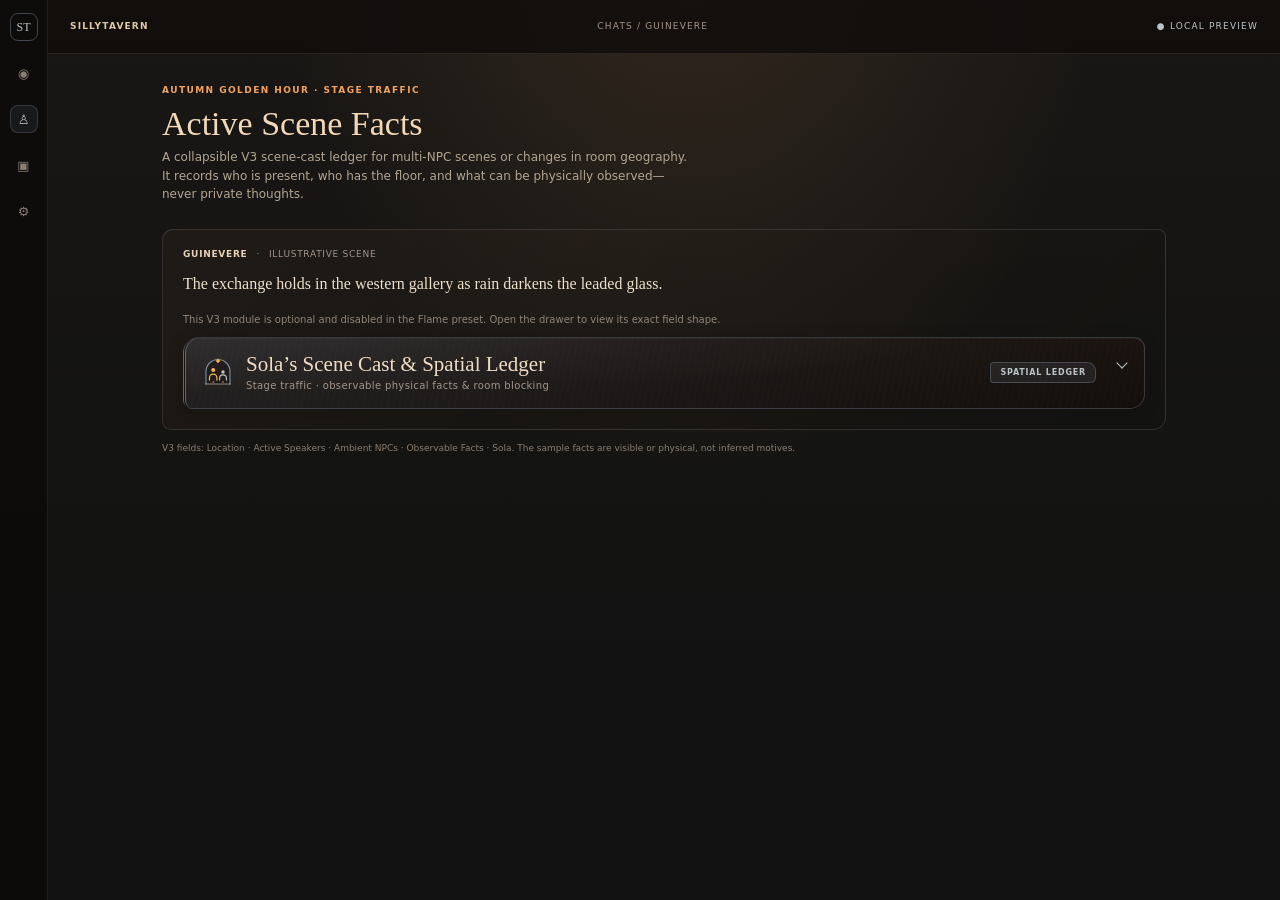
<file: previews/active-scene-facts-preview.html>
<!doctype html>
<html lang="en">
<head>
  <meta charset="utf-8">
  <meta name="viewport" content="width=device-width, initial-scale=1">
  <meta name="color-scheme" content="dark">
  <title>Sola’s Scene Cast &amp; Spatial Ledger — Preview</title>
  <style>
    :root {
      color-scheme: dark;
      --bg: #141516;
      --surface: #1a1310;
      --panel: #211e1a;
      --muted: #a3948a;
      --ivory: #f0dcc4;
      --gold: #f3b74b;
      --amber: #f4a261;
      --bluegray: #7a8b99;
      --pale-blue: #bac3c7;
      --coral: #ee6c4d;
      --sage: #9aa87a;
    }
    * { box-sizing: border-box; }
    html { min-width: 320px; background: var(--bg); }
    body {
      margin: 0;
      min-height: 100vh;
      color: var(--ivory);
      background: radial-gradient(ellipse at 54% -10%, rgba(244, 162, 97, .12), transparent 42%), linear-gradient(180deg, #191715, #111211 75%);
      font: 14px/1.55 Georgia, "Times New Roman", serif;
    }
    .app { display: grid; grid-template-columns: 48px minmax(0, 1fr); min-height: 100vh; }
    .rail { display: flex; flex-direction: column; align-items: center; gap: 18px; padding: 13px 6px; border-right: 1px solid rgba(163, 148, 138, .14); background: rgba(10, 9, 8, .72); color: var(--muted); }
    .rail-mark, .rail-dot { display: grid; place-items: center; width: 28px; height: 28px; border-radius: 8px; }
    .rail-mark { border: 1px solid rgba(122, 139, 153, .45); color: var(--pale-blue); font: 12px/1 Georgia, serif; }
    .rail-dot { color: #897e73; font: 13px/1 ui-sans-serif, system-ui, sans-serif; }
    .rail-dot.active { border: 1px solid rgba(122, 139, 153, .28); background: rgba(122, 139, 153, .11); color: var(--pale-blue); }
    .main { min-width: 0; }
    .topbar { display: flex; align-items: center; justify-content: space-between; gap: 12px; min-height: 54px; padding: 0 22px; border-bottom: 1px solid rgba(163, 148, 138, .16); background: rgba(15, 12, 10, .8); color: var(--muted); font: 9px/1.4 ui-sans-serif, system-ui, sans-serif; letter-spacing: .13em; text-transform: uppercase; }
    .topbar-brand { color: #e0c9a6; font-weight: 700; }
    .topbar-state { color: var(--pale-blue); }
    .page { width: min(100%, 1060px); margin: 0 auto; padding: 30px 28px 72px; }
    .page-kicker { color: var(--amber); font: 700 9px/1.4 ui-sans-serif, system-ui, sans-serif; letter-spacing: .16em; text-transform: uppercase; }
    h1 { margin: 7px 0 5px; color: #f2d8b6; font: 400 clamp(25px, 4vw, 34px)/1.16 Georgia, "Times New Roman", serif; }
    .page-intro { max-width: 70ch; margin: 0; color: #b3a592; font: 12px/1.55 ui-sans-serif, system-ui, sans-serif; }
    .chat-card { margin-top: 25px; padding: 18px 20px 20px; border: 1px solid rgba(163, 148, 138, .2); border-radius: 11px 8px 13px 9px; background: linear-gradient(135deg, rgba(244, 162, 97, .045), rgba(18, 18, 17, .44)); }
    .chat-meta { display: flex; align-items: center; gap: 9px; margin-bottom: 10px; color: var(--muted); font: 9px/1.4 ui-sans-serif, system-ui, sans-serif; letter-spacing: .08em; text-transform: uppercase; }
    .chat-meta strong { color: #e7d2b7; font-weight: 650; }
    .chat-line { margin: 0; color: #ede0cf; font-size: 16px; line-height: 1.7; }
    .preview-hint { margin: 14px 0 8px; color: #8f8478; font: 10px/1.5 ui-sans-serif, system-ui, sans-serif; }

    .scene-card { --shadowWidth: 0 !important; margin-top: 10px; overflow: hidden; border: 1px solid rgba(122, 139, 153, .34); border-left: 3px double rgba(122, 139, 153, .72); border-radius: 16px 11px 15px 9px; background: radial-gradient(ellipse at 4% 0, rgba(122, 139, 153, .1), transparent 56%), repeating-linear-gradient(101deg, rgba(240, 220, 196, .014) 0 1px, transparent 1px 6px), linear-gradient(#1a1310, #120d0b); box-shadow: 0 4px 15px rgba(18, 13, 11, .3), inset 0 1px 0 rgba(240, 220, 196, .05); transition: border-color .3s ease, box-shadow .3s ease; }
    .scene-card[open] { border-color: rgba(122, 139, 153, .65); box-shadow: 0 8px 24px rgba(20, 12, 8, .5), 0 0 17px rgba(122, 139, 153, .11); }
    .scene-card > summary { position: relative; display: flex; align-items: center; gap: 12px; min-width: 0; padding: 14px 48px 15px 16px; background: linear-gradient(98deg, rgba(122, 139, 153, .14), rgba(26, 19, 16, .22)); color: var(--pale-blue); cursor: pointer; list-style: none; user-select: none; }
    .scene-card > summary::-webkit-details-marker { display: none; }
    .scene-card > summary::marker { content: ""; }
    .scene-card > summary:focus-visible { outline: 2px solid var(--pale-blue); outline-offset: -4px; }
    .scene-mark { flex: 0 0 32px; width: 32px; height: 32px; }
    .scene-title { display: grid; flex: 1 1 14rem; min-width: 0; gap: 2px; }
    .scene-title strong { color: #f0dcc4; font: 400 21px/1.2 Georgia, "Times New Roman", serif; }
    .scene-title small { color: var(--muted); font: 10px/1.4 ui-sans-serif, system-ui, sans-serif; letter-spacing: .035em; }
    .scene-badge { flex: 0 0 auto; padding: 4px 9px; border: 1px solid rgba(122, 139, 153, .4); border-radius: 4px 9px 6px 3px; background: rgba(122, 139, 153, .13); color: var(--pale-blue); font: 700 8px/1.4 ui-sans-serif, system-ui, sans-serif; letter-spacing: .1em; }
    .chevron { position: absolute; top: 21px; right: 18px; width: 8px; height: 8px; border-right: 1px solid currentColor; border-bottom: 1px solid currentColor; transform: rotate(45deg); transition: transform .25s ease; }
    .scene-card[open] .chevron { transform: rotate(225deg); }
    .scene-body { display: grid; gap: 10px; padding: 13px 16px 17px; border-top: 1px dashed rgba(163, 148, 138, .26); }
    .sample-note { justify-self: start; max-width: 100%; padding: 4px 8px; border: 1px solid rgba(133, 146, 230, .3); border-radius: 999px; color: #aeb8ff; font: 8px/1.4 ui-sans-serif, system-ui, sans-serif; letter-spacing: .1em; text-transform: uppercase; }
    .location-row { display: flex; align-items: baseline; flex-wrap: wrap; gap: 7px 10px; padding: 9px 12px; border: 1px solid rgba(122, 139, 153, .32); border-left: 3px solid rgba(122, 139, 153, .75); border-radius: 8px 5px 9px 6px; background: linear-gradient(95deg, rgba(122, 139, 153, .16), rgba(26, 19, 16, .3)); }
    .location-label, .field-label { color: var(--bluegray); font: 700 8px/1.35 ui-sans-serif, system-ui, sans-serif; letter-spacing: .14em; text-transform: uppercase; }
    .location-value { min-width: 0; color: #f0dcc4; font: 13px/1.45 ui-sans-serif, system-ui, sans-serif; overflow-wrap: anywhere; }
    .cast-grid { display: grid; grid-template-columns: repeat(2, minmax(0, 1fr)); gap: 9px; }
    .cast-panel { min-width: 0; padding: 10px 12px; border: 1px solid rgba(122, 139, 153, .24); border-top: 2px solid rgba(122, 139, 153, .52); border-radius: 8px 5px 9px 6px; background: rgba(18, 13, 11, .52); }
    .cast-panel.ambient { border-top-color: rgba(163, 148, 138, .42); background: rgba(18, 13, 11, .36); }
    .field-label { display: block; margin-bottom: 5px; }
    .ambient .field-label { color: var(--muted); }
    .cast-value { color: var(--pale-blue); font: 12px/1.5 ui-sans-serif, system-ui, sans-serif; font-weight: 600; overflow-wrap: anywhere; }
    .ambient .cast-value { color: #c9bcae; font-weight: 400; font-style: italic; }
    .facts-box { min-width: 0; padding: 11px 12px 12px; border: 1px solid rgba(122, 139, 153, .25); border-radius: 8px 5px 9px 6px; background: linear-gradient(180deg, rgba(122, 139, 153, .1), rgba(18, 13, 11, .44)); }
    .facts-heading { margin: 0 0 8px; padding-bottom: 6px; border-bottom: 1px solid rgba(122, 139, 153, .28); color: var(--bluegray); font: 700 8px/1.35 ui-sans-serif, system-ui, sans-serif; letter-spacing: .14em; text-transform: uppercase; }
    .facts-list { display: grid; gap: 6px; }
    .fact-row { display: grid; grid-template-columns: minmax(90px, .34fr) minmax(0, 1fr); gap: 10px; padding: 5px 0; border-bottom: 1px dashed rgba(163, 148, 138, .17); }
    .fact-row:last-child { border-bottom: 0; }
    .fact-name { color: #e9cf9a; font: 600 11px/1.45 Georgia, "Times New Roman", serif; }
    .fact-value { color: #e8d6be; font: 12px/1.5 ui-sans-serif, system-ui, sans-serif; overflow-wrap: anywhere; }
    .sola-note { position: relative; margin: 2px 0 0; padding: 11px 13px; border: 1px solid rgba(244, 162, 97, .32); border-left: 3px solid var(--coral); border-radius: 4px 10px 7px 3px; background: repeating-linear-gradient(97deg, rgba(26, 19, 16, .025) 0 1px, transparent 1px 6px), linear-gradient(112deg, #f0dcc4, #fdf6f0); color: #1a1310; }
    .sola-note::before { position: absolute; top: -6px; left: 19px; width: 34px; height: 11px; border: 1px solid rgba(210, 185, 160, .8); background: rgba(244, 220, 196, .72); content: ""; transform: rotate(-1deg); }
    .note-label { display: block; margin-bottom: 2px; color: #8f3f2e; font: 700 8px/1.4 ui-sans-serif, system-ui, sans-serif; letter-spacing: .1em; text-transform: uppercase; }
    .sola-note p { margin: 0; color: #1a1310; font: italic 550 12px/1.5 Georgia, "Times New Roman", serif; text-shadow: 0 1px 2px rgba(0, 0, 0, .5); }
    .page-foot { margin: 12px 0 0; color: #897e73; font: 9px/1.5 ui-sans-serif, system-ui, sans-serif; }
    .scene-card[open] .scene-body { animation: reveal .4s cubic-bezier(.16, 1, .3, 1); }
    @keyframes reveal { from { opacity: 0; transform: translateY(-6px); } to { opacity: 1; transform: translateY(0); } }
    @media (max-width: 700px) {
      .app { grid-template-columns: minmax(0, 1fr); }
      .rail { display: none; }
      .page { padding: 24px 15px 48px; }
      .chat-card { padding: 14px 12px 15px; }
      .scene-card > summary { gap: 8px; padding: 12px 40px 13px 11px; }
      .scene-title strong { font-size: 18px; }
      .scene-badge { padding: 4px 7px; font-size: 7px; }
      .scene-body { padding: 11px 10px 14px; }
      .cast-grid { grid-template-columns: minmax(0, 1fr); }
      .fact-row { grid-template-columns: minmax(76px, .35fr) minmax(0, 1fr); }
    }
    @media (max-width: 380px) { .scene-title small { max-width: 25ch; } .fact-row { grid-template-columns: 1fr; gap: 1px; } }
    @media (prefers-reduced-motion: reduce) { .scene-card, .chevron, .scene-card[open] .scene-body { transition: none; animation: none; } }
  </style>
</head>
<body>
  <div class="app">
    <aside class="rail" aria-label="SillyTavern navigation">
      <span class="rail-mark">ST</span>
      <span class="rail-dot">◉</span>
      <span class="rail-dot active">♙</span>
      <span class="rail-dot">▣</span>
      <span class="rail-dot">⚙</span>
    </aside>
    <main class="main">
      <header class="topbar">
        <span class="topbar-brand">SillyTavern</span>
        <span>Chats / Guinevere</span>
        <span class="topbar-state">● Local preview</span>
      </header>
      <section class="page">
        <div class="page-kicker">Autumn Golden Hour · stage traffic</div>
        <h1>Active Scene Facts</h1>
        <p class="page-intro">A collapsible V3 scene-cast ledger for multi-NPC scenes or changes in room geography. It records who is present, who has the floor, and what can be physically observed—never private thoughts.</p>
        <article class="chat-card">
          <div class="chat-meta"><strong>Guinevere</strong><span>·</span><span>illustrative scene</span></div>
          <p class="chat-line">The exchange holds in the western gallery as rain darkens the leaded glass.</p>
          <p class="preview-hint">This V3 module is optional and disabled in the Flame preset. Open the drawer to view its exact field shape.</p>
          <details class="scene-card">
            <summary>
              <svg class="scene-mark" viewBox="0 0 32 32" aria-hidden="true">
                <path d="M4 28V15.5a12 12 0 0 1 24 0V28" fill="rgba(26,19,16,.45)" stroke="var(--bluegray)" stroke-width="1.15" stroke-linecap="round" stroke-linejoin="round"/>
                <path d="M3.5 28h25" fill="none" stroke="var(--muted)" stroke-width=".9" stroke-linecap="round"/>
                <path d="m16 2.7 2 2.2-2 2.2-2-2.2z" fill="var(--gold)" stroke="var(--amber)" stroke-width=".55" stroke-linejoin="round"/>
                <circle cx="11.2" cy="14" r="2" fill="var(--gold)"/>
                <path d="M7.5 24v-2.2a3.7 3.7 0 0 1 7.4 0V24" fill="none" stroke="var(--gold)" stroke-width="1.25" stroke-linecap="round"/>
                <circle cx="21" cy="16" r="1.75" fill="var(--pale-blue)"/>
                <path d="M17.6 24v-1.8a3.4 3.4 0 0 1 6.8 0V24" fill="none" stroke="var(--pale-blue)" stroke-width="1.15" stroke-linecap="round"/>
                <circle cx="11.2" cy="26" r=".75" fill="var(--amber)"/>
                <circle cx="21" cy="26" r=".75" fill="var(--amber)"/>
              </svg>
              <span class="scene-title"><strong>Sola’s Scene Cast &amp; Spatial Ledger</strong><small>Stage traffic · observable physical facts &amp; room blocking</small></span>
              <span class="scene-badge">SPATIAL LEDGER</span>
              <span class="chevron" aria-hidden="true"></span>
            </summary>
            <div class="scene-body">
              <span class="sample-note">Illustrative values · one multi-NPC scene</span>
              <div class="location-row"><span class="location-label">Location</span><span class="location-value">Western Gallery · rose window west; north door four paces east.</span></div>
              <div class="cast-grid">
                <section class="cast-panel"><span class="field-label">Active Speakers</span><span class="cast-value">Guinevere · Sir Kay</span></section>
                <section class="cast-panel ambient"><span class="field-label">Ambient NPCs</span><span class="cast-value">Sir Bors at the stair — adjusts his glove; no dialogue.</span></section>
              </div>
              <section class="facts-box">
                <h2 class="facts-heading">Observable Facts · one physical tell per NPC</h2>
                <div class="facts-list">
                  <div class="fact-row"><span class="fact-name">Guinevere</span><span class="fact-value">Left cuff dark with rainwater.</span></div>
                  <div class="fact-row"><span class="fact-name">Sir Kay</span><span class="fact-value">Right hand braced on the north-door latch.</span></div>
                  <div class="fact-row"><span class="fact-name">Sir Bors</span><span class="fact-value">Wet mud along the hem of his surcoat.</span></div>
                </div>
              </section>
              <blockquote class="sola-note"><span class="note-label">Sola</span><p>Sir Bors remains at the stair; the north door stays within Sir Kay’s reach.</p></blockquote>
            </div>
          </details>
        </article>
        <p class="page-foot">V3 fields: Location · Active Speakers · Ambient NPCs · Observable Facts · Sola. The sample facts are visible or physical, not inferred motives.</p>
      </section>
    </main>
  </div>
</body>
</html>
</file>
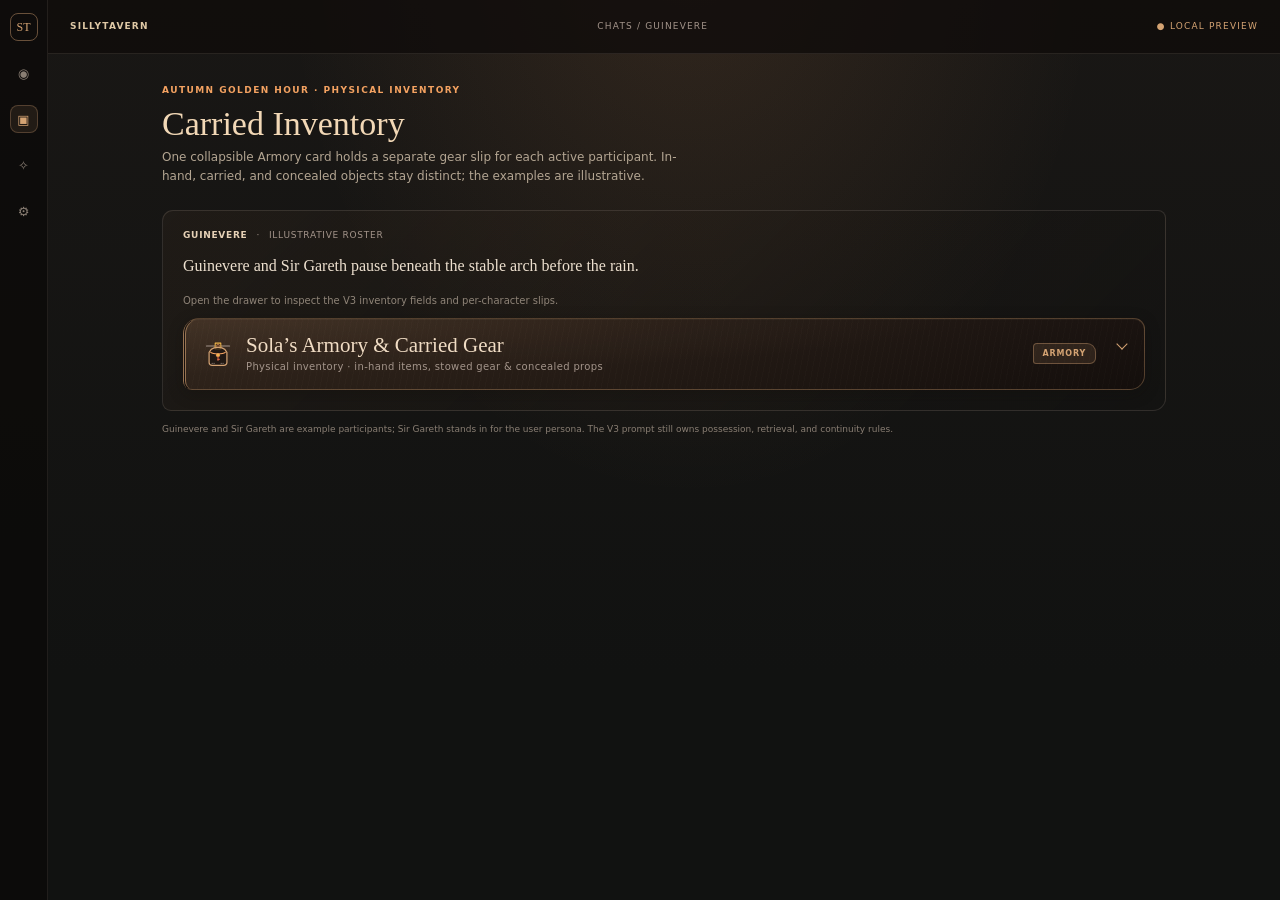
<file: previews/carried-inventory-preview.html>
<!doctype html>
<html lang="en">
<head>
  <meta charset="utf-8">
  <meta name="viewport" content="width=device-width, initial-scale=1">
  <meta name="color-scheme" content="dark">
  <title>Sola’s Armory &amp; Carried Gear — Tracker Preview</title>
  <style>
    :root {
      color-scheme: dark;
      --bg: #141516;
      --surface: #1a1310;
      --panel: #211e1a;
      --border: rgba(163, 148, 138, .28);
      --muted: #a3948a;
      --ivory: #f0dcc4;
      --gold: #f3b74b;
      --amber: #f4a261;
      --bronze: #d4a373;
      --bluegray: #bac3c7;
      --lavender: #8592e6;
      --coral: #ee6c4d;
    }
    * { box-sizing: border-box; }
    html { min-width: 320px; background: var(--bg); }
    body {
      margin: 0;
      min-height: 100vh;
      color: var(--ivory);
      background: radial-gradient(ellipse at 54% -10%, rgba(244, 162, 97, .12), transparent 42%), linear-gradient(180deg, #191715, #111211 75%);
      font: 14px/1.55 Georgia, "Times New Roman", serif;
    }
    .app { display: grid; grid-template-columns: 48px minmax(0, 1fr); min-height: 100vh; }
    .rail { display: flex; flex-direction: column; align-items: center; gap: 18px; padding: 13px 6px; border-right: 1px solid rgba(163, 148, 138, .14); background: rgba(10, 9, 8, .72); color: var(--muted); }
    .rail-mark, .rail-dot { display: grid; place-items: center; width: 28px; height: 28px; border-radius: 8px; }
    .rail-mark { border: 1px solid rgba(212, 163, 115, .45); color: var(--bronze); font: 12px/1 Georgia, serif; }
    .rail-dot { color: #897e73; font: 13px/1 ui-sans-serif, system-ui, sans-serif; }
    .rail-dot.active { border: 1px solid rgba(212, 163, 115, .28); background: rgba(212, 163, 115, .1); color: var(--bronze); }
    .main { min-width: 0; }
    .topbar { display: flex; align-items: center; justify-content: space-between; gap: 12px; min-height: 54px; padding: 0 22px; border-bottom: 1px solid rgba(163, 148, 138, .16); background: rgba(15, 12, 10, .8); color: var(--muted); font: 9px/1.4 ui-sans-serif, system-ui, sans-serif; letter-spacing: .13em; text-transform: uppercase; }
    .topbar-brand { color: #e0c9a6; font-weight: 700; }
    .topbar-state { color: #d4a373; }
    .page { width: min(100%, 1060px); margin: 0 auto; padding: 30px 28px 72px; }
    .page-kicker { color: var(--amber); font: 700 9px/1.4 ui-sans-serif, system-ui, sans-serif; letter-spacing: .16em; text-transform: uppercase; }
    h1 { margin: 7px 0 5px; color: #f2d8b6; font: 400 clamp(25px, 4vw, 34px)/1.16 Georgia, "Times New Roman", serif; }
    .page-intro { max-width: 70ch; margin: 0; color: #b3a592; font: 12px/1.55 ui-sans-serif, system-ui, sans-serif; }
    .chat-card { margin-top: 25px; padding: 18px 20px 20px; border: 1px solid rgba(163, 148, 138, .2); border-radius: 11px 8px 13px 9px; background: linear-gradient(135deg, rgba(244, 162, 97, .045), rgba(18, 18, 17, .44)); }
    .chat-meta { display: flex; align-items: center; gap: 9px; margin-bottom: 10px; color: var(--muted); font: 9px/1.4 ui-sans-serif, system-ui, sans-serif; letter-spacing: .08em; text-transform: uppercase; }
    .chat-meta strong { color: #e7d2b7; font-weight: 650; }
    .chat-line { margin: 0; color: #ede0cf; font-size: 16px; line-height: 1.7; }
    .preview-hint { margin: 14px 0 8px; color: #8f8478; font: 10px/1.5 ui-sans-serif, system-ui, sans-serif; }

    .inventory-card { --shadowWidth: 0 !important; margin-top: 10px; overflow: hidden; border: 1px solid rgba(212, 163, 115, .34); border-left: 3px double rgba(212, 163, 115, .68); border-radius: 16px 11px 15px 9px; background: radial-gradient(ellipse at 4% 0, rgba(212, 163, 115, .09), transparent 56%), repeating-linear-gradient(101deg, rgba(240, 220, 196, .014) 0 1px, transparent 1px 6px), linear-gradient(#1a1310, #120d0b); box-shadow: 0 4px 15px rgba(18, 13, 11, .3), inset 0 1px 0 rgba(240, 220, 196, .05); transition: border-color .3s ease, box-shadow .3s ease; }
    .inventory-card[open] { border-color: rgba(212, 163, 115, .62); box-shadow: 0 8px 24px rgba(20, 12, 8, .5), 0 0 17px rgba(212, 163, 115, .1); }
    .inventory-card > summary { position: relative; display: flex; align-items: center; gap: 12px; min-width: 0; padding: 14px 48px 15px 16px; background: linear-gradient(98deg, rgba(212, 163, 115, .14), rgba(26, 19, 16, .22)); color: var(--bronze); cursor: pointer; list-style: none; user-select: none; }
    .inventory-card > summary::-webkit-details-marker { display: none; }
    .inventory-card > summary::marker { content: ""; }
    .inventory-card > summary:focus-visible { outline: 2px solid var(--bronze); outline-offset: -4px; }
    .inventory-mark { flex: 0 0 32px; width: 32px; height: 32px; }
    .inventory-title { display: grid; flex: 1 1 14rem; min-width: 0; gap: 2px; }
    .inventory-title strong { color: #f0dcc4; font: 400 21px/1.2 Georgia, "Times New Roman", serif; }
    .inventory-title small { color: var(--muted); font: 10px/1.4 ui-sans-serif, system-ui, sans-serif; letter-spacing: .035em; }
    .armory-badge { flex: 0 0 auto; padding: 4px 9px; border: 1px solid rgba(212, 163, 115, .38); border-radius: 4px 9px 6px 3px; background: rgba(212, 163, 115, .12); color: var(--bronze); font: 700 8px/1.4 ui-sans-serif, system-ui, sans-serif; letter-spacing: .1em; }
    .chevron { position: absolute; top: 21px; right: 18px; width: 8px; height: 8px; border-right: 1px solid currentColor; border-bottom: 1px solid currentColor; transform: rotate(45deg); transition: transform .25s ease; }
    .inventory-card[open] .chevron { transform: rotate(225deg); }
    .inventory-body { display: grid; gap: 12px; padding: 13px 16px 17px; border-top: 1px dashed rgba(163, 148, 138, .26); }
    .sample-note { justify-self: start; max-width: 100%; padding: 4px 8px; border: 1px solid rgba(133, 146, 230, .3); border-radius: 999px; color: #aeb8ff; font: 8px/1.4 ui-sans-serif, system-ui, sans-serif; letter-spacing: .1em; text-transform: uppercase; }
    .gear-slip { min-width: 0; padding: 13px 14px 12px; border: 1px solid rgba(244, 162, 97, .22); border-left: 3px solid var(--bronze); border-radius: 8px 5px 9px 6px; background: rgba(22, 16, 14, .78); box-shadow: 0 3px 12px rgba(0, 0, 0, .2); }
    .slip-head { display: flex; align-items: center; justify-content: space-between; flex-wrap: wrap; gap: 8px; margin-bottom: 11px; padding-bottom: 9px; border-bottom: 1px dashed rgba(163, 148, 138, .25); }
    .character-name { color: #f0dcc4; font: 600 19px/1.25 Georgia, "Times New Roman", serif; }
    .profile-badge { display: inline-flex; align-items: center; gap: 6px; max-width: 100%; padding: 3px 9px; border: 1px solid rgba(212, 163, 115, .42); border-radius: 999px; background: rgba(212, 163, 115, .14); color: var(--bronze); font: 700 8px/1.4 ui-sans-serif, system-ui, sans-serif; letter-spacing: .08em; text-transform: uppercase; overflow-wrap: anywhere; }
    .profile-dot { width: 6px; height: 6px; flex: 0 0 6px; border-radius: 50%; background: var(--bronze); box-shadow: 0 0 6px var(--bronze); }
    .gear-rows { display: grid; gap: 8px; }
    .gear-row { display: grid; grid-template-columns: 18px minmax(0, 1fr); align-items: start; gap: 8px; min-width: 0; padding: 9px 11px; border: 1px solid rgba(163, 148, 138, .18); border-left: 3px solid var(--gold); border-radius: 5px 8px 6px 4px; background: rgba(26, 19, 16, .58); }
    .gear-row.carried { border-left-color: var(--bluegray); }
    .gear-row.concealed { border-left-color: var(--lavender); }
    .row-icon { width: 16px; height: 16px; margin-top: 1px; fill: none; stroke: currentColor; stroke-width: 1.45; stroke-linecap: round; stroke-linejoin: round; }
    .in-hand .row-icon, .in-hand .field-label { color: var(--gold); }
    .carried .row-icon, .carried .field-label { color: var(--bluegray); }
    .concealed .row-icon, .concealed .field-label { color: #a5adf0; }
    .gear-copy { min-width: 0; }
    .field-label { display: block; margin-bottom: 3px; font: 700 9px/1.35 ui-sans-serif, system-ui, sans-serif; letter-spacing: .085em; text-transform: uppercase; }
    .gear-copy p { margin: 0; color: #f0dcc4; font: 12px/1.5 ui-sans-serif, system-ui, sans-serif; overflow-wrap: anywhere; }
    .armory-note { position: relative; margin: 11px 0 0; padding: 11px 13px; border: 1px solid rgba(244, 162, 97, .3); border-left: 3px solid var(--coral); border-radius: 4px 10px 7px 3px; background: repeating-linear-gradient(97deg, rgba(26, 19, 16, .025) 0 1px, transparent 1px 6px), linear-gradient(112deg, #f0dcc4, #fdf6f0); color: #1a1310; }
    .armory-note::before { position: absolute; top: -6px; left: 19px; width: 34px; height: 11px; border: 1px solid rgba(210, 185, 160, .8); background: rgba(244, 220, 196, .72); content: ""; transform: rotate(-1deg); }
    .note-label { display: block; margin-bottom: 2px; color: #8f3f2e; font: 700 8px/1.4 ui-sans-serif, system-ui, sans-serif; letter-spacing: .1em; text-transform: uppercase; }
    .armory-note p { margin: 0; color: #1a1310; font: italic 550 12px/1.5 Georgia, "Times New Roman", serif; text-shadow: 0 1px 2px rgba(0, 0, 0, .5); }
    .page-foot { margin: 12px 0 0; color: #897e73; font: 9px/1.5 ui-sans-serif, system-ui, sans-serif; }
    .inventory-card[open] .inventory-body { animation: reveal .4s cubic-bezier(.16, 1, .3, 1); }
    @keyframes reveal { from { opacity: 0; transform: translateY(-6px); } to { opacity: 1; transform: translateY(0); } }
    @media (max-width: 700px) {
      .app { grid-template-columns: minmax(0, 1fr); }
      .rail { display: none; }
      .page { padding: 24px 15px 48px; }
      .chat-card { padding: 14px 12px 15px; }
      .inventory-card > summary { gap: 8px; padding: 12px 40px 13px 11px; }
      .inventory-title strong { font-size: 18px; }
      .armory-badge { padding: 4px 7px; font-size: 7px; }
      .inventory-body { padding: 11px 10px 14px; }
      .gear-slip { padding: 11px 10px 10px; }
    }
    @media (max-width: 380px) { .inventory-title small { max-width: 25ch; } }
    @media (prefers-reduced-motion: reduce) { .inventory-card, .chevron, .inventory-card[open] .inventory-body { transition: none; animation: none; } }
  </style>
</head>
<body>
  <div class="app">
    <aside class="rail" aria-label="SillyTavern navigation">
      <span class="rail-mark">ST</span>
      <span class="rail-dot">◉</span>
      <span class="rail-dot active">▣</span>
      <span class="rail-dot">✧</span>
      <span class="rail-dot">⚙</span>
    </aside>
    <main class="main">
      <header class="topbar">
        <span class="topbar-brand">SillyTavern</span>
        <span>Chats / Guinevere</span>
        <span class="topbar-state">● Local preview</span>
      </header>
      <section class="page">
        <div class="page-kicker">Autumn Golden Hour · physical inventory</div>
        <h1>Carried Inventory</h1>
        <p class="page-intro">One collapsible Armory card holds a separate gear slip for each active participant. In-hand, carried, and concealed objects stay distinct; the examples are illustrative.</p>
        <article class="chat-card">
          <div class="chat-meta"><strong>Guinevere</strong><span>·</span><span>illustrative roster</span></div>
          <p class="chat-line">Guinevere and Sir Gareth pause beneath the stable arch before the rain.</p>
          <p class="preview-hint">Open the drawer to inspect the V3 inventory fields and per-character slips.</p>
          <details class="inventory-card">
            <summary>
              <svg class="inventory-mark" viewBox="0 0 32 32" aria-hidden="true">
                <path d="M4.5 8h9m5 0h9" fill="none" stroke="var(--muted)" stroke-width="1.15" stroke-linecap="round"/>
                <path d="M13.2 5.1h5.6v5.8h-5.6z" fill="var(--surface)" stroke="var(--gold)" stroke-width="1.05" stroke-linejoin="round"/>
                <path d="M14.8 6.7h2.4v2.6h-2.4z" fill="none" stroke="var(--amber)" stroke-width=".75"/>
                <path d="M9.4 11.2c1.4-1.2 3.5-1.8 6.6-1.8s5.2.6 6.6 1.8l2.3 3.1v10.1a3 3 0 0 1-3 3H10.1a3 3 0 0 1-3-3V14.3z" fill="rgba(26,19,16,.75)" stroke="var(--bronze)" stroke-width="1.2" stroke-linejoin="round"/>
                <path d="M8.7 14.4c2.7 2 12 2 14.6 0" fill="none" stroke="var(--amber)" stroke-width="1.05" stroke-linecap="round"/>
                <circle cx="16" cy="17.2" r="1.65" fill="var(--gold)" stroke="var(--amber)" stroke-width=".65"/>
                <path d="M16 18.8v2.5m0 0h1.5m-1.5 0v1.2" fill="none" stroke="var(--coral)" stroke-width=".9" stroke-linecap="round" stroke-linejoin="round"/>
                <path d="M10 25.4h3m6 0h3" fill="none" stroke="var(--muted)" stroke-width=".65" stroke-linecap="round" stroke-dasharray=".6 1.2"/>
              </svg>
              <span class="inventory-title"><strong>Sola’s Armory &amp; Carried Gear</strong><small>Physical inventory · in-hand items, stowed gear &amp; concealed props</small></span>
              <span class="armory-badge">ARMORY</span>
              <span class="chevron" aria-hidden="true"></span>
            </summary>
            <div class="inventory-body">
              <span class="sample-note">One V3 inventory container · illustrative profiles</span>
              <article class="gear-slip">
                <header class="slip-head"><span class="character-name">Guinevere</span><span class="profile-badge"><span class="profile-dot"></span>Equipment Profile</span></header>
                <div class="gear-rows">
                  <section class="gear-row in-hand">
                    <svg class="row-icon" viewBox="0 0 24 24" aria-hidden="true"><path d="M8 13V5.5a1.5 1.5 0 0 1 3 0V13"/><path d="M11 11.5v-2a1.5 1.5 0 0 1 3 0V13"/><path d="M14 11v-1a1.5 1.5 0 0 1 3 0v2"/><path d="M17 12a1.5 1.5 0 0 1 3 0v4.5a6 6 0 0 1-6 6h-2a6 6 0 0 1-5-2.7l-3.2-5a1.5 1.5 0 0 1 2.4-1.8L8 15"/></svg>
                    <div class="gear-copy"><span class="field-label">In-Hand · Drawn / Ready</span><p>Ivory-handled dagger, drawn in her right hand.</p></div>
                  </section>
                  <section class="gear-row carried">
                    <svg class="row-icon" viewBox="0 0 24 24" aria-hidden="true"><path d="M4 8h16l1 3v8a2 2 0 0 1-2 2H5a2 2 0 0 1-2-2v-8z"/><path d="M8 8V6a2 2 0 0 1 2-2h4a2 2 0 0 1 2 2v2"/><path d="M3.5 12h17"/><circle cx="12" cy="15.5" r="1"/></svg>
                    <div class="gear-copy"><span class="field-label">Carried Gear · Stowed / Pack</span><p>Wax-sealed letter in belt pouch · brass key on belt ring · field satchel.</p></div>
                  </section>
                  <section class="gear-row concealed">
                    <svg class="row-icon" viewBox="0 0 24 24" aria-hidden="true"><path d="M3 12s3.2-6.5 9-6.5S21 12 21 12s-3.2 6.5-9 6.5S3 12 3 12z"/><circle cx="12" cy="12" r="2.5"/><path d="M4 20 20 4"/></svg>
                    <div class="gear-copy"><span class="field-label">Concealed · Hidden Props</span><p>A glass ampoule sewn into her left sleeve.</p></div>
                  </section>
                </div>
                <blockquote class="armory-note"><span class="note-label">Sola’s Armory Note</span><p>The brass key stays on its ring until Guinevere takes it into her hand.</p></blockquote>
              </article>
              <article class="gear-slip">
                <header class="slip-head"><span class="character-name">Sir Gareth</span><span class="profile-badge"><span class="profile-dot"></span>Equipment Profile</span></header>
                <div class="gear-rows">
                  <section class="gear-row in-hand">
                    <svg class="row-icon" viewBox="0 0 24 24" aria-hidden="true"><path d="M8 13V5.5a1.5 1.5 0 0 1 3 0V13"/><path d="M11 11.5v-2a1.5 1.5 0 0 1 3 0V13"/><path d="M14 11v-1a1.5 1.5 0 0 1 3 0v2"/><path d="M17 12a1.5 1.5 0 0 1 3 0v4.5a6 6 0 0 1-6 6h-2a6 6 0 0 1-5-2.7l-3.2-5a1.5 1.5 0 0 1 2.4-1.8L8 15"/></svg>
                    <div class="gear-copy"><span class="field-label">In-Hand · Drawn / Ready</span><p>Empty.</p></div>
                  </section>
                  <section class="gear-row carried">
                    <svg class="row-icon" viewBox="0 0 24 24" aria-hidden="true"><path d="M4 8h16l1 3v8a2 2 0 0 1-2 2H5a2 2 0 0 1-2-2v-8z"/><path d="M8 8V6a2 2 0 0 1 2-2h4a2 2 0 0 1 2 2v2"/><path d="M3.5 12h17"/><circle cx="12" cy="15.5" r="1"/></svg>
                    <div class="gear-copy"><span class="field-label">Carried Gear · Stowed / Pack</span><p>Sword in scabbard at left hip · field satchel · whetstone in outer pocket.</p></div>
                  </section>
                  <section class="gear-row concealed">
                    <svg class="row-icon" viewBox="0 0 24 24" aria-hidden="true"><path d="M3 12s3.2-6.5 9-6.5S21 12 21 12s-3.2 6.5-9 6.5S3 12 3 12z"/><circle cx="12" cy="12" r="2.5"/><path d="M4 20 20 4"/></svg>
                    <div class="gear-copy"><span class="field-label">Concealed · Hidden Props</span><p>None.</p></div>
                  </section>
                </div>
                <blockquote class="armory-note"><span class="note-label">Sola’s Armory Note</span><p>His blade remains sheathed; no new gear appears.</p></blockquote>
              </article>
            </div>
          </details>
        </article>
        <p class="page-foot">Guinevere and Sir Gareth are example participants; Sir Gareth stands in for the user persona. The V3 prompt still owns possession, retrieval, and continuity rules.</p>
      </section>
    </main>
  </div>
</body>
</html>
</file>
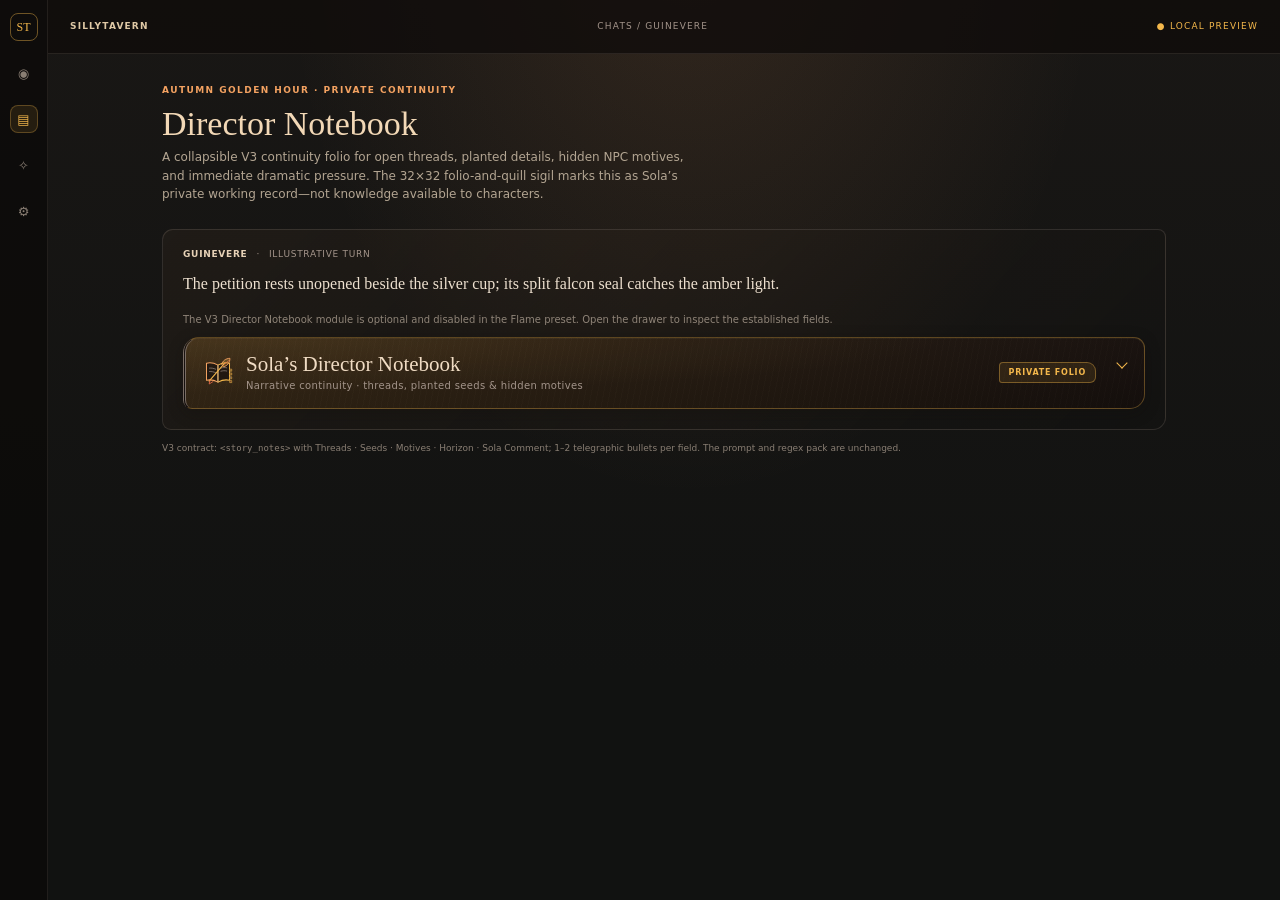
<file: previews/director-notebook-preview.html>
<!doctype html>
<html lang="en">
<head>
  <meta charset="utf-8">
  <meta name="viewport" content="width=device-width, initial-scale=1">
  <meta name="color-scheme" content="dark">
  <title>Sola’s Director Notebook — Tracker Preview</title>
  <style>
    :root {
      color-scheme: dark;
      --bg: #141516;
      --surface: #1a1310;
      --panel: #211e1a;
      --muted: #a3948a;
      --ivory: #f0dcc4;
      --gold: #f3b74b;
      --amber: #f4a261;
      --cider: #e9a036;
      --lavender: #a5adf0;
      --coral: #ee6c4d;
      --paper: #fdf6f0;
    }
    * { box-sizing: border-box; }
    html { min-width: 320px; background: var(--bg); }
    body {
      margin: 0;
      min-height: 100vh;
      color: var(--ivory);
      background: radial-gradient(ellipse at 54% -10%, rgba(244, 162, 97, .12), transparent 42%), linear-gradient(180deg, #191715, #111211 75%);
      font: 14px/1.55 Georgia, "Times New Roman", serif;
    }
    .app { display: grid; grid-template-columns: 48px minmax(0, 1fr); min-height: 100vh; }
    .rail { display: flex; flex-direction: column; align-items: center; gap: 18px; padding: 13px 6px; border-right: 1px solid rgba(163, 148, 138, .14); background: rgba(10, 9, 8, .72); color: var(--muted); }
    .rail-mark, .rail-dot { display: grid; place-items: center; width: 28px; height: 28px; border-radius: 8px; }
    .rail-mark { border: 1px solid rgba(243, 183, 75, .42); color: var(--gold); font: 12px/1 Georgia, serif; }
    .rail-dot { color: #897e73; font: 13px/1 ui-sans-serif, system-ui, sans-serif; }
    .rail-dot.active { border: 1px solid rgba(243, 183, 75, .28); background: rgba(243, 183, 75, .1); color: var(--gold); }
    .main { min-width: 0; }
    .topbar { display: flex; align-items: center; justify-content: space-between; gap: 12px; min-height: 54px; padding: 0 22px; border-bottom: 1px solid rgba(163, 148, 138, .16); background: rgba(15, 12, 10, .8); color: var(--muted); font: 9px/1.4 ui-sans-serif, system-ui, sans-serif; letter-spacing: .13em; text-transform: uppercase; }
    .topbar-brand { color: #e0c9a6; font-weight: 700; }
    .topbar-state { color: var(--gold); }
    .page { width: min(100%, 1060px); margin: 0 auto; padding: 30px 28px 72px; }
    .page-kicker { color: var(--amber); font: 700 9px/1.4 ui-sans-serif, system-ui, sans-serif; letter-spacing: .16em; text-transform: uppercase; }
    h1 { margin: 7px 0 5px; color: #f2d8b6; font: 400 clamp(25px, 4vw, 34px)/1.16 Georgia, "Times New Roman", serif; }
    .page-intro { max-width: 70ch; margin: 0; color: #b3a592; font: 12px/1.55 ui-sans-serif, system-ui, sans-serif; }
    .chat-card { margin-top: 25px; padding: 18px 20px 20px; border: 1px solid rgba(163, 148, 138, .2); border-radius: 11px 8px 13px 9px; background: linear-gradient(135deg, rgba(244, 162, 97, .045), rgba(18, 18, 17, .44)); }
    .chat-meta { display: flex; align-items: center; gap: 9px; margin-bottom: 10px; color: var(--muted); font: 9px/1.4 ui-sans-serif, system-ui, sans-serif; letter-spacing: .08em; text-transform: uppercase; }
    .chat-meta strong { color: #e7d2b7; font-weight: 650; }
    .chat-line { margin: 0; color: #ede0cf; font-size: 16px; line-height: 1.7; }
    .preview-hint { margin: 14px 0 8px; color: #8f8478; font: 10px/1.5 ui-sans-serif, system-ui, sans-serif; }

    .notebook-card { --shadowWidth: 0 !important; margin-top: 10px; overflow: hidden; border: 1px solid rgba(243, 183, 75, .34); border-left: 3px double rgba(163, 148, 138, .7); border-radius: 16px 11px 15px 9px; background: radial-gradient(ellipse at 4% 0, rgba(243, 183, 75, .085), transparent 56%), repeating-linear-gradient(101deg, rgba(240, 220, 196, .014) 0 1px, transparent 1px 6px), linear-gradient(#1a1310, #120d0b); box-shadow: 0 4px 15px rgba(18, 13, 11, .3), inset 0 1px 0 rgba(240, 220, 196, .05); transition: border-color .3s ease, box-shadow .3s ease; }
    .notebook-card[open] { border-color: rgba(243, 183, 75, .66); box-shadow: 0 8px 24px rgba(20, 12, 8, .5), 0 0 17px rgba(243, 183, 75, .1); }
    .notebook-card > summary { position: relative; display: flex; align-items: center; gap: 12px; min-width: 0; padding: 14px 48px 15px 16px; background: linear-gradient(98deg, rgba(243, 183, 75, .13), rgba(26, 19, 16, .22)); color: var(--gold); cursor: pointer; list-style: none; user-select: none; }
    .notebook-card > summary::-webkit-details-marker { display: none; }
    .notebook-card > summary::marker { content: ""; }
    .notebook-card > summary:focus-visible { outline: 2px solid var(--gold); outline-offset: -4px; }
    .folio-mark { flex: 0 0 32px; width: 32px; height: 32px; overflow: visible; }
    .notebook-title { display: grid; flex: 1 1 14rem; min-width: 0; gap: 2px; }
    .notebook-title strong { color: var(--ivory); font: 400 21px/1.2 Georgia, "Times New Roman", serif; }
    .notebook-title small { color: var(--muted); font: 10px/1.4 ui-sans-serif, system-ui, sans-serif; letter-spacing: .035em; }
    .notebook-badge { flex: 0 0 auto; padding: 4px 9px; border: 1px solid rgba(243, 183, 75, .38); border-radius: 4px 9px 6px 3px; background: rgba(243, 183, 75, .1); color: var(--gold); font: 700 8px/1.4 ui-sans-serif, system-ui, sans-serif; letter-spacing: .1em; }
    .chevron { position: absolute; top: 21px; right: 18px; width: 8px; height: 8px; border-right: 1px solid currentColor; border-bottom: 1px solid currentColor; transform: rotate(45deg); transition: transform .25s ease; }
    .notebook-card[open] .chevron { transform: rotate(225deg); }
    .notebook-body { display: grid; gap: 12px; padding: 13px 16px 17px; border-top: 1px dashed rgba(163, 148, 138, .26); }
    .sample-note { justify-self: start; max-width: 100%; padding: 4px 8px; border: 1px solid rgba(243, 183, 75, .28); border-radius: 999px; color: #f2d39b; font: 8px/1.4 ui-sans-serif, system-ui, sans-serif; letter-spacing: .1em; text-transform: uppercase; }
    .field-grid { display: grid; grid-template-columns: repeat(2, minmax(0, 1fr)); gap: 9px; }
    .field-card { min-width: 0; padding: 12px 13px; border: 1px solid rgba(163, 148, 138, .17); border-left: 3px solid var(--gold); border-radius: 5px 9px 7px 4px; background: rgba(18, 18, 17, .5); }
    .field-card.seeds { border-left-color: var(--cider); }
    .field-card.motives { border-left-color: var(--lavender); }
    .field-card.horizon { border-left-color: var(--coral); }
    .field-head { display: flex; align-items: center; gap: 7px; margin-bottom: 7px; }
    .field-icon { flex: 0 0 16px; width: 16px; height: 16px; fill: none; stroke: currentColor; stroke-width: 1.35; stroke-linecap: round; stroke-linejoin: round; }
    .threads .field-icon, .threads .field-label { color: var(--gold); }
    .seeds .field-icon, .seeds .field-label { color: var(--cider); }
    .motives .field-icon, .motives .field-label { color: var(--lavender); }
    .horizon .field-icon, .horizon .field-label { color: var(--coral); }
    .field-label { font: 700 9px/1.35 ui-sans-serif, system-ui, sans-serif; letter-spacing: .12em; text-transform: uppercase; }
    .field-caption { margin-left: auto; color: #8f8478; font: 8px/1.3 ui-sans-serif, system-ui, sans-serif; text-align: right; }
    .field-card ul { display: grid; gap: 5px; margin: 0; padding-left: 17px; color: #e8d6be; font: 12px/1.55 ui-sans-serif, system-ui, sans-serif; overflow-wrap: anywhere; }
    .field-card li::marker { color: var(--gold); }
    .seeds li::marker { color: var(--cider); }
    .motives li::marker { color: var(--lavender); }
    .horizon li::marker { color: var(--coral); }
    .continuity-note { position: relative; display: grid; grid-template-columns: 23px minmax(0, 1fr); gap: 10px; align-items: start; margin: 2px 0 0; padding: 12px 14px; border: 1px solid rgba(244, 162, 97, .32); border-left: 3px solid var(--coral); border-radius: 4px 10px 7px 3px; background: repeating-linear-gradient(97deg, rgba(26, 19, 16, .025) 0 1px, transparent 1px 6px), linear-gradient(112deg, #f0dcc4, var(--paper)); color: #1a1310; }
    .continuity-note::before { position: absolute; top: -6px; left: 19px; width: 34px; height: 11px; border: 1px solid rgba(210, 185, 160, .8); background: rgba(244, 220, 196, .72); content: ""; transform: rotate(-1deg); }
    .note-seal { display: grid; place-items: center; width: 22px; height: 22px; border: 1px solid rgba(143, 63, 46, .46); border-radius: 50%; color: #8f3f2e; font: 12px/1 Georgia, serif; }
    .continuity-note .field-label { display: block; margin: 0 0 3px; color: #8f3f2e; }
    .continuity-note p { margin: 0; color: #1a1310; font: italic 550 13px/1.5 Georgia, "Times New Roman", serif; }
    .page-foot { margin: 12px 0 0; color: #897e73; font: 9px/1.5 ui-sans-serif, system-ui, sans-serif; }
    .notebook-card[open] .notebook-body { animation: reveal .4s cubic-bezier(.16, 1, .3, 1); }
    @keyframes reveal { from { opacity: 0; transform: translateY(-6px); } to { opacity: 1; transform: translateY(0); } }
    @media (max-width: 700px) {
      .app { grid-template-columns: minmax(0, 1fr); }
      .rail { display: none; }
      .page { padding: 24px 15px 48px; }
      .chat-card { padding: 14px 12px 15px; }
      .notebook-card > summary { gap: 8px; padding: 12px 40px 13px 11px; }
      .notebook-title strong { font-size: 18px; }
      .notebook-badge { padding: 4px 7px; font-size: 7px; }
      .notebook-body { padding: 11px 10px 14px; }
      .field-grid { grid-template-columns: minmax(0, 1fr); }
      .field-card { padding: 11px 10px; }
    }
    @media (max-width: 380px) { .notebook-title small { max-width: 25ch; } .field-caption { max-width: 13ch; } }
    @media (prefers-reduced-motion: reduce) { .notebook-card, .chevron, .notebook-card[open] .notebook-body { transition: none; animation: none; } }
  </style>
</head>
<body>
  <div class="app">
    <aside class="rail" aria-label="SillyTavern navigation">
      <span class="rail-mark">ST</span>
      <span class="rail-dot">◉</span>
      <span class="rail-dot active">▤</span>
      <span class="rail-dot">✧</span>
      <span class="rail-dot">⚙</span>
    </aside>
    <main class="main">
      <header class="topbar">
        <span class="topbar-brand">SillyTavern</span>
        <span>Chats / Guinevere</span>
        <span class="topbar-state">● Local preview</span>
      </header>
      <section class="page">
        <div class="page-kicker">Autumn Golden Hour · private continuity</div>
        <h1>Director Notebook</h1>
        <p class="page-intro">A collapsible V3 continuity folio for open threads, planted details, hidden NPC motives, and immediate dramatic pressure. The 32×32 folio-and-quill sigil marks this as Sola’s private working record—not knowledge available to characters.</p>
        <article class="chat-card">
          <div class="chat-meta"><strong>Guinevere</strong><span>·</span><span>illustrative turn</span></div>
          <p class="chat-line">The petition rests unopened beside the silver cup; its split falcon seal catches the amber light.</p>
          <p class="preview-hint">The V3 Director Notebook module is optional and disabled in the Flame preset. Open the drawer to inspect the established fields.</p>
          <details class="notebook-card">
            <summary>
              <svg class="folio-mark" viewBox="0 0 32 32" aria-hidden="true">
                <path d="M4.5 7.2c3.7-.9 7.5-.3 11.5 1.9v17c-4-2.1-7.8-2.7-11.5-1.8z" fill="rgba(26,19,16,.72)" stroke="var(--amber)" stroke-width="1.05" stroke-linejoin="round"/>
                <path d="M27.5 7.2c-3.7-.9-7.5-.3-11.5 1.9v17c4-2.1 7.8-2.7 11.5-1.8z" fill="rgba(26,19,16,.72)" stroke="var(--gold)" stroke-width="1.05" stroke-linejoin="round"/>
                <path d="M16 9.1v17M7.5 12.1c2-.2 4.1.2 6.2 1.1m-6.2 2.3c2-.1 4.1.3 6.2 1.2m5.2-4.6c1.9-.6 3.8-.8 5.8-.3m-5.8 3.4c1.9-.5 3.8-.7 5.8-.2" fill="none" stroke="var(--muted)" stroke-width=".65" stroke-linecap="round"/>
                <path d="m7.1 25.2 15.6-18" fill="none" stroke="var(--gold)" stroke-width="1.05" stroke-linecap="round"/>
                <path d="M19.8 8.7c.5-3.7 3.8-6.2 8.1-6.4.1 4.1-2.3 7.6-6.4 8.4z" fill="rgba(243,183,75,.25)" stroke="var(--amber)" stroke-width=".9" stroke-linejoin="round"/>
                <path d="m8.1 24-.9 4 3.8-2.4M22.5 7.8c1.4-.5 2.7-1.5 4-3.1" fill="none" stroke="var(--coral)" stroke-width=".8" stroke-linecap="round" stroke-linejoin="round"/>
                <path d="M27.7 13.2h2v2h-2zm0 3.8h2v2h-2zm0 3.8h2v2h-2zm0 3.8h2v2h-2z" fill="var(--surface)" stroke="var(--gold)" stroke-width=".65"/>
                <circle cx="28.7" cy="14.2" r=".45" fill="var(--gold)" stroke="none"/>
                <circle cx="28.7" cy="18" r=".45" fill="var(--cider)" stroke="none"/>
                <circle cx="28.7" cy="21.8" r=".45" fill="var(--lavender)" stroke="none"/>
                <circle cx="28.7" cy="25.6" r=".45" fill="var(--coral)" stroke="none"/>
              </svg>
              <span class="notebook-title"><strong>Sola’s Director Notebook</strong><small>Narrative continuity · threads, planted seeds &amp; hidden motives</small></span>
              <span class="notebook-badge">PRIVATE FOLIO</span>
              <span class="chevron" aria-hidden="true"></span>
            </summary>
            <div class="notebook-body">
              <span class="sample-note">Illustrative values · V3 fields · internal continuity only</span>
              <div class="field-grid">
                <section class="field-card threads">
                  <div class="field-head">
                    <svg class="field-icon" viewBox="0 0 24 24" aria-hidden="true"><circle cx="7" cy="12" r="4.2"/><circle cx="17" cy="12" r="4.2"/><path d="M9.5 9.1h5m-5 5.8h5"/></svg>
                    <span class="field-label">Threads</span><span class="field-caption">Open arcs · unresolved tensions</span>
                  </div>
                  <ul><li>The Regent’s demand still awaits Guinevere’s answer.</li></ul>
                </section>
                <section class="field-card seeds">
                  <div class="field-head">
                    <svg class="field-icon" viewBox="0 0 24 24" aria-hidden="true"><path d="M12 20V10m0 4c0-4-2.5-6-7-6 0 4.5 2 7 7 7m0-2c0-4 2.5-6 7-6 0 4.5-2 7-7 7"/><path d="M9 20h6"/></svg>
                    <span class="field-label">Seeds</span><span class="field-caption">Clues · unpaid details</span>
                  </div>
                  <ul><li>Split falcon seal on the unopened petition.</li></ul>
                </section>
                <section class="field-card motives">
                  <div class="field-head">
                    <svg class="field-icon" viewBox="0 0 24 24" aria-hidden="true"><path d="M2.5 12s3.3-6 9.5-6 9.5 6 9.5 6-3.3 6-9.5 6-9.5-6-9.5-6z"/><circle cx="12" cy="12" r="2.6"/><path d="M12 4V2m0 20v-2"/></svg>
                    <span class="field-label">Motives</span><span class="field-caption">NPC agendas · private</span>
                  </div>
                  <ul><li>The Regent wants a reply before the council convenes.</li></ul>
                </section>
                <section class="field-card horizon">
                  <div class="field-head">
                    <svg class="field-icon" viewBox="0 0 24 24" aria-hidden="true"><circle cx="12" cy="12" r="9"/><path d="M12 7v5l3.5 2"/><path d="M4 4 2.8 2.8m17.2 1.2 1.2-1.2"/></svg>
                    <span class="field-label">Horizon</span><span class="field-caption">Pressure · time or change</span>
                  </div>
                  <ul><li>The lower-stair messenger waits; council bell at dusk.</li></ul>
                </section>
              </div>
              <blockquote class="continuity-note">
                <span class="note-seal" aria-hidden="true">✧</span>
                <div><span class="field-label">Sola Comment</span><p>The broken seal is a clue, not proof of who handled the petition.</p></div>
              </blockquote>
            </div>
          </details>
        </article>
        <p class="page-foot">V3 contract: <code>&lt;story_notes&gt;</code> with Threads · Seeds · Motives · Horizon · Sola Comment; 1–2 telegraphic bullets per field. The prompt and regex pack are unchanged.</p>
      </section>
    </main>
  </div>
</body>
</html>
</file>
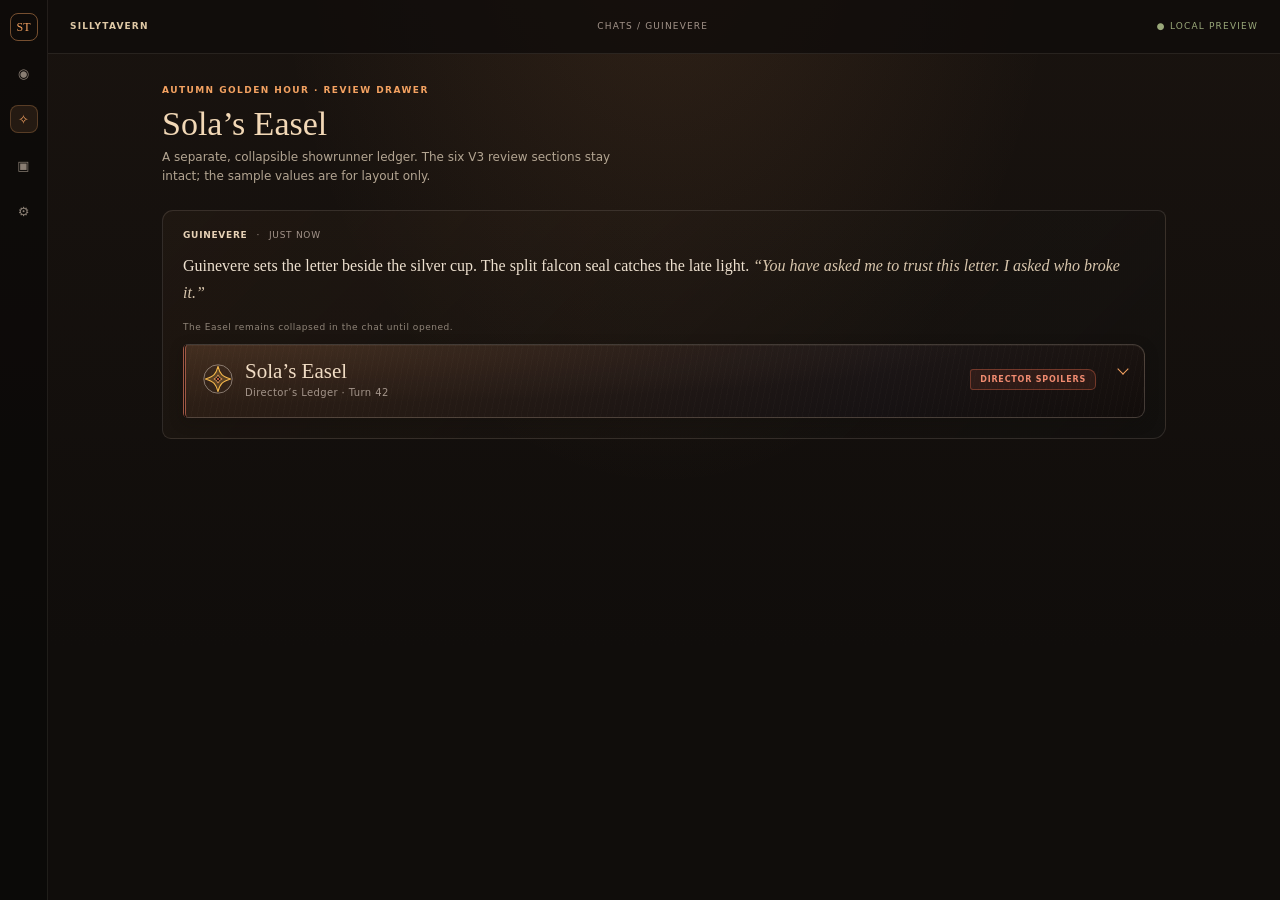
<file: previews/easel-review-preview.html>
<!doctype html>
<html lang="en">
<head>
  <meta charset="utf-8">
  <meta name="viewport" content="width=device-width, initial-scale=1">
  <meta name="color-scheme" content="dark">
  <title>Sola’s Easel — Director Ledger Preview</title>
  <style>
    :root {
      color-scheme: dark;
      --bg: #14110f;
      --surface: #1a1310;
      --panel: #211a16;
      --panel-raised: #282019;
      --border: rgba(163, 148, 138, .28);
      --muted: #a3948a;
      --ivory: #f0dcc4;
      --paper: #f0dcc4;
      --gold: #f3b74b;
      --amber: #f4a261;
      --copper: #e07a5f;
      --coral: #ee6c4d;
      --sage: #9aa87a;
      --lavender: #8592e6;
      --bluegray: #8fa4b2;
    }
    * { box-sizing: border-box; }
    html { min-width: 320px; background: var(--bg); }
    body {
      margin: 0;
      min-height: 100vh;
      color: var(--ivory);
      background: radial-gradient(ellipse at 52% -12%, rgba(244, 162, 97, .11), transparent 42%), linear-gradient(180deg, #19130f, #100d0b 72%);
      font: 14px/1.55 Georgia, "Times New Roman", serif;
    }
    button, summary { font: inherit; }
    .app { display: grid; grid-template-columns: 48px minmax(0, 1fr); min-height: 100vh; }
    .rail { display: flex; flex-direction: column; align-items: center; gap: 18px; padding: 13px 6px; border-right: 1px solid rgba(163, 148, 138, .14); background: rgba(10, 9, 8, .72); color: #a3948a; }
    .rail-mark { display: grid; place-items: center; width: 28px; height: 28px; border: 1px solid rgba(244, 162, 97, .45); border-radius: 8px; color: var(--amber); font: 12px/1 Georgia, serif; }
    .rail-dot { display: grid; place-items: center; width: 28px; height: 28px; border: 1px solid transparent; border-radius: 8px; color: #897e73; font: 13px/1 ui-sans-serif, system-ui, sans-serif; }
    .rail-dot.active { border-color: rgba(244, 162, 97, .25); background: rgba(244, 162, 97, .1); color: var(--amber); }
    .main { min-width: 0; }
    .topbar { display: flex; align-items: center; justify-content: space-between; gap: 12px; min-height: 54px; padding: 0 22px; border-bottom: 1px solid rgba(163, 148, 138, .16); background: rgba(15, 12, 10, .8); color: var(--muted); font: 9px/1.4 ui-sans-serif, system-ui, sans-serif; letter-spacing: .13em; text-transform: uppercase; }
    .topbar-brand { color: #e0c9a6; font-weight: 700; }
    .topbar-state { color: var(--sage); }
    .page { width: min(100%, 1060px); margin: 0 auto; padding: 30px 28px 72px; }
    .page-kicker { color: var(--amber); font: 700 9px/1.4 ui-sans-serif, system-ui, sans-serif; letter-spacing: .16em; text-transform: uppercase; }
    h1 { margin: 7px 0 5px; color: #f2d8b6; font: 400 clamp(25px, 4vw, 34px)/1.16 Georgia, "Times New Roman", serif; }
    .page-intro { max-width: 64ch; margin: 0; color: #b3a592; font: 12px/1.55 ui-sans-serif, system-ui, sans-serif; }
    .chat-card { margin-top: 25px; padding: 18px 20px 20px; border: 1px solid rgba(163, 148, 138, .2); border-radius: 11px 8px 13px 9px; background: linear-gradient(135deg, rgba(244, 162, 97, .045), rgba(18, 18, 17, .44)); }
    .chat-meta { display: flex; align-items: center; gap: 9px; margin-bottom: 10px; color: #a3948a; font: 9px/1.4 ui-sans-serif, system-ui, sans-serif; letter-spacing: .08em; text-transform: uppercase; }
    .chat-meta strong { color: #e7d2b7; font-weight: 650; }
    .chat-message { margin: 0; color: #ede0cf; font-size: 16px; line-height: 1.7; }
    .chat-message em { color: #d7c5ac; }
    .preview-hint { margin: 15px 0 8px; color: #8f8478; font: 9px/1.4 ui-sans-serif, system-ui, sans-serif; letter-spacing: .06em; }

    .easel-card { --shadowWidth: 0 !important; margin-top: 10px; overflow: hidden; border: 1px solid rgba(163, 148, 138, .34); border-left: 3px double rgba(224, 122, 95, .68); border-radius: 5px 12px 9px 5px; background: radial-gradient(ellipse at 6% 0, rgba(244, 162, 97, .09), transparent 58%), repeating-linear-gradient(101deg, rgba(240, 220, 196, .014) 0 1px, transparent 1px 6px), linear-gradient(#1a1310, #120d0b); box-shadow: 0 4px 14px rgba(18, 13, 11, .3), inset 0 1px 0 rgba(240, 220, 196, .05); transition: border-color .35s ease, box-shadow .35s ease; }
    .easel-card[open] { border-color: rgba(244, 162, 97, .58); box-shadow: 0 8px 25px rgba(20, 12, 8, .55), 0 0 18px rgba(244, 162, 97, .12); }
    .easel-card > summary { position: relative; display: flex; align-items: center; gap: 11px; min-width: 0; padding: 14px 48px 17px 16px; background: linear-gradient(100deg, rgba(244, 162, 97, .11), rgba(133, 146, 230, .035) 72%, transparent); color: var(--amber); cursor: pointer; list-style: none; user-select: none; }
    .easel-card > summary::-webkit-details-marker { display: none; }
    .easel-card > summary::marker { content: ""; }
    .easel-card > summary:focus-visible { outline: 2px solid var(--amber); outline-offset: -4px; }
    .easel-mark { flex: 0 0 32px; width: 32px; height: 32px; color: var(--amber); }
    .easel-title { display: grid; min-width: 0; gap: 2px; flex: 1 1 14rem; }
    .easel-title strong { color: #f0dcc4; font: 400 21px/1.2 Georgia, "Times New Roman", serif; }
    .easel-title small { color: var(--muted); font: 10px/1.4 ui-sans-serif, system-ui, sans-serif; letter-spacing: .04em; }
    .easel-badge { flex: 0 1 auto; max-width: 100%; padding: 4px 9px; border: 1px solid rgba(238, 108, 77, .36); border-radius: 3px 8px 5px 3px; background: rgba(238, 108, 77, .1); color: #f08b70; font: 700 8px/1.4 ui-sans-serif, system-ui, sans-serif; letter-spacing: .1em; overflow-wrap: anywhere; }
    .easel-chevron { position: absolute; top: 20px; right: 17px; width: 8px; height: 8px; border-right: 1px solid currentColor; border-bottom: 1px solid currentColor; transform: rotate(45deg); transition: transform .25s ease; }
    .easel-card[open] .easel-chevron { transform: rotate(225deg); }
    .easel-ribbon { display: flex; flex-wrap: wrap; align-items: center; justify-content: space-between; gap: 7px 12px; padding: 9px 14px; border-top: 1px dashed rgba(163, 148, 138, .26); border-bottom: 1px dashed rgba(163, 148, 138, .26); background: rgba(18, 13, 11, .42); color: #a3948a; font: 8px/1.4 ui-sans-serif, system-ui, sans-serif; letter-spacing: .1em; text-transform: uppercase; }
    .ribbon-turn { color: var(--gold); font-weight: 700; }
    .ribbon-note { color: #8f8478; letter-spacing: .06em; }
    .easel-body { display: grid; gap: 13px; min-width: 0; padding: 15px 17px 20px; }
    .easel-sample { justify-self: start; max-width: 100%; padding: 4px 8px; border: 1px solid rgba(133, 146, 230, .3); border-radius: 999px; color: #aeb8ff; font: 8px/1.35 ui-sans-serif, system-ui, sans-serif; letter-spacing: .1em; text-transform: uppercase; }
    .ledger-section { min-width: 0; padding: 13px 14px; border: 1px solid rgba(244, 162, 97, .2); border-radius: 9px 6px 11px 7px; background: linear-gradient(120deg, rgba(244, 162, 97, .035), rgba(18, 18, 17, .42)); }
    .ledger-section.core { border-color: rgba(133, 146, 230, .28); background: linear-gradient(120deg, rgba(133, 146, 230, .06), rgba(18, 18, 17, .45)); }
    .ledger-section.scene { border-color: rgba(224, 122, 95, .24); }
    .ledger-section.living { border-color: rgba(154, 168, 122, .28); }
    .ledger-section.storyboard { border-color: rgba(243, 183, 75, .26); }
    .section-heading { display: flex; align-items: center; gap: 10px; min-width: 0; margin: 0 0 11px; padding-bottom: 9px; border-bottom: 1px dashed rgba(163, 148, 138, .3); }
    .section-mark { display: grid; place-items: center; flex: 0 0 26px; width: 26px; height: 26px; border: 1px solid rgba(244, 162, 97, .4); border-radius: 50% 44% 50% 42%; color: var(--gold); font: 11px/1 Georgia, "Times New Roman", serif; }
    .core .section-mark { border-color: rgba(133, 146, 230, .48); color: #aeb8ff; }
    .section-title { min-width: 0; }
    .section-title h2 { margin: 0; color: #f0dcc4; font: 400 17px/1.2 Georgia, "Times New Roman", serif; }
    .section-title p { margin: 2px 0 0; color: #968b7d; font: 10px/1.4 ui-sans-serif, system-ui, sans-serif; }
    .checks { display: grid; grid-template-columns: repeat(2, minmax(0, 1fr)); gap: 6px 8px; }
    .check-row { display: flex; align-items: flex-start; justify-content: space-between; gap: 9px; min-width: 0; padding: 8px 9px; border: 1px solid rgba(163, 148, 138, .16); border-radius: 5px 8px 6px 4px; background: rgba(18, 18, 17, .48); }
    .check-copy { display: grid; gap: 2px; min-width: 0; }
    .check-copy strong { color: #e9dbc8; font: 600 11px/1.35 ui-sans-serif, system-ui, sans-serif; }
    .check-copy small { color: #a99b89; font: 10px/1.4 ui-sans-serif, system-ui, sans-serif; }
    .status { flex: 0 0 auto; padding: 3px 7px; border: 1px solid; border-radius: 3px 7px 4px 3px; font: 700 8px/1.35 ui-sans-serif, system-ui, sans-serif; letter-spacing: .08em; }
    .status.pass { border-color: rgba(154, 168, 122, .35); background: rgba(154, 168, 122, .1); color: var(--sage); }
    .status.warn { border-color: rgba(238, 108, 77, .35); background: rgba(238, 108, 77, .1); color: var(--coral); }
    .status.na { border-color: rgba(143, 164, 178, .35); background: rgba(143, 164, 178, .1); color: var(--bluegray); }
    .section-footnote { margin: 9px 0 0; color: #9b8e7e; font: 10px/1.45 ui-sans-serif, system-ui, sans-serif; }
    .section-footnote strong { color: #b9ad9d; font-weight: 650; }
    .field-grid { display: grid; grid-template-columns: repeat(2, minmax(0, 1fr)); gap: 8px; }
    .field-card { min-width: 0; padding: 9px 10px; border: 1px solid rgba(163, 148, 138, .17); border-left: 2px solid var(--amber); border-radius: 3px 7px 5px 3px; background: rgba(18, 18, 17, .47); }
    .field-label { display: block; margin-bottom: 4px; color: var(--amber); font: 700 8px/1.35 ui-sans-serif, system-ui, sans-serif; letter-spacing: .12em; text-transform: uppercase; }
    .field-value { color: #e8d6be; font: 12px/1.5 ui-sans-serif, system-ui, sans-serif; overflow-wrap: anywhere; }
    .energy-top { display: grid; grid-template-columns: minmax(0, 1.35fr) minmax(140px, .65fr); gap: 8px; margin-bottom: 8px; }
    .climate-card, .escalation-card { min-width: 0; padding: 10px 11px; border: 1px solid rgba(224, 122, 95, .25); border-radius: 7px 4px 8px 5px; background: rgba(224, 122, 95, .055); }
    .climate-name { display: block; color: #f0b69d; font: 400 16px/1.25 Georgia, "Times New Roman", serif; }
    .climate-note { display: block; margin-top: 3px; color: #c7b7a5; font: 11px/1.45 ui-sans-serif, system-ui, sans-serif; }
    .escalation-card { display: flex; align-items: center; gap: 9px; border-color: rgba(243, 183, 75, .26); background: rgba(243, 183, 75, .05); }
    .escalation-code { display: grid; place-items: center; flex: 0 0 31px; width: 31px; height: 31px; border: 1px solid rgba(243, 183, 75, .48); border-radius: 50%; color: var(--gold); font: 11px/1 Georgia, serif; }
    .escalation-copy { display: grid; gap: 2px; min-width: 0; }
    .escalation-copy small { color: #a3948a; font: 8px/1.3 ui-sans-serif, system-ui, sans-serif; letter-spacing: .12em; text-transform: uppercase; }
    .escalation-copy strong { color: #f0d3a1; font: 12px/1.3 Georgia, serif; }
    .scene-facts { display: grid; grid-template-columns: repeat(2, minmax(0, 1fr)); gap: 8px; }
    .scene-fact { min-width: 0; padding: 9px 10px; border-left: 2px solid rgba(224, 122, 95, .55); background: linear-gradient(100deg, rgba(224, 122, 95, .055), transparent); }
    .scene-fact p { margin: 0; color: #e5d6c4; font: 11px/1.5 ui-sans-serif, system-ui, sans-serif; overflow-wrap: anywhere; }
    .scene-fact.blindspot p { color: #9c9185; font-style: italic; }
    .thread-grid { display: grid; grid-template-columns: repeat(2, minmax(0, 1fr)); gap: 8px; }
    .thread-card { min-width: 0; padding: 10px 11px; border: 1px solid rgba(154, 168, 122, .22); border-left: 2px solid var(--sage); border-radius: 4px 8px 6px 4px; background: rgba(154, 168, 122, .045); }
    .thread-head { display: flex; flex-wrap: wrap; align-items: center; gap: 6px; margin-bottom: 5px; }
    .thread-id { color: #f0dcc4; font: 700 10px/1.3 ui-sans-serif, system-ui, sans-serif; }
    .thread-name { color: #e2d4bf; font: italic 11px/1.3 Georgia, serif; }
    .thread-state { padding: 2px 6px; border: 1px solid rgba(243, 183, 75, .3); border-radius: 3px 6px 4px 2px; color: var(--gold); background: rgba(243, 183, 75, .09); font: 700 8px/1.35 ui-sans-serif, system-ui, sans-serif; letter-spacing: .08em; }
    .thread-copy { margin: 0; color: #c9bca9; font: 10px/1.5 ui-sans-serif, system-ui, sans-serif; }
    .thread-copy strong { color: #e9d6b8; font-weight: 650; }
    .code-legend { display: flex; flex-wrap: wrap; gap: 6px 14px; margin-top: 9px; color: #968b7d; font: 9px/1.4 ui-sans-serif, system-ui, sans-serif; }
    .code-legend strong { color: #bec8a3; font-weight: 650; }
    .world-grid { display: grid; grid-template-columns: repeat(2, minmax(0, 1fr)); gap: 7px 8px; margin-top: 9px; }
    .world-item { min-width: 0; padding: 8px 9px; border-top: 1px solid rgba(154, 168, 122, .18); }
    .world-item p { margin: 0; color: #cbbda9; font: 10px/1.45 ui-sans-serif, system-ui, sans-serif; overflow-wrap: anywhere; }
    .world-item .field-label { margin-bottom: 3px; color: #aebb8d; }
    .story-grid { display: grid; grid-template-columns: repeat(2, minmax(0, 1fr)); gap: 8px; }
    .story-card { min-width: 0; padding: 9px 10px; border: 1px solid rgba(243, 183, 75, .18); border-radius: 6px 4px 8px 5px; background: rgba(243, 183, 75, .035); }
    .story-card.direct { grid-column: 1 / -1; }
    .story-card p { margin: 0; color: #d7c9b6; font: 11px/1.5 ui-sans-serif, system-ui, sans-serif; overflow-wrap: anywhere; }
    .story-card .field-label { color: var(--gold); }
    .pacing-row { display: flex; flex-wrap: wrap; align-items: center; gap: 8px 11px; margin-top: 9px; padding: 9px 10px; border: 1px solid rgba(243, 183, 75, .24); border-radius: 5px 8px 6px 4px; background: linear-gradient(100deg, rgba(243, 183, 75, .08), transparent); }
    .pacing-gear { color: #f2d29a; font: 600 12px/1.35 Georgia, serif; }
    .pacing-caption { color: #a3948a; font: 9px/1.4 ui-sans-serif, system-ui, sans-serif; }
    .vault { border-color: rgba(224, 122, 95, .32); background: linear-gradient(120deg, rgba(224, 122, 95, .07), rgba(18, 18, 17, .48)); }
    .vault-grid { display: grid; grid-template-columns: minmax(0, .85fr) minmax(0, 1.15fr); gap: 10px; }
    .vault-rating { display: grid; align-content: start; gap: 7px; min-width: 0; padding: 11px 12px; border: 1px solid rgba(154, 168, 122, .24); border-radius: 6px 4px 8px 5px; background: rgba(154, 168, 122, .055); }
    .rating-pill { justify-self: start; padding: 4px 8px; border: 1px solid rgba(154, 168, 122, .36); border-radius: 3px 7px 4px 3px; color: var(--sage); background: rgba(154, 168, 122, .11); font: 700 8px/1.4 ui-sans-serif, system-ui, sans-serif; letter-spacing: .08em; }
    .vault-rating p { margin: 0; color: #c9bca9; font: 10px/1.45 ui-sans-serif, system-ui, sans-serif; }
    .sola-note { padding: 11px 12px; border: 1px solid rgba(244, 162, 97, .2); border-radius: 4px 8px 6px 3px; background: rgba(18, 18, 17, .45); }
    .sola-note p { margin: 0; color: #e5d6c4; font: italic 11px/1.55 Georgia, serif; }
    .dare { position: relative; display: grid; grid-template-columns: 22px minmax(0, 1fr); gap: 9px; margin-top: 9px; padding: 11px 13px; border: 1px solid rgba(244, 162, 97, .34); border-left: 3px solid var(--coral); border-radius: 4px 10px 7px 3px; background: repeating-linear-gradient(97deg, rgba(26, 19, 16, .03) 0 1px, transparent 1px 6px), linear-gradient(112deg, #f0dcc4, #fdf6f0); color: #1a1310; }
    .dare-seal { display: grid; place-items: center; width: 21px; height: 21px; border: 1px solid rgba(143, 63, 46, .5); border-radius: 50%; color: #8f3f2e; font: 12px/1 Georgia, serif; }
    .dare-copy { min-width: 0; }
    .dare-label { display: block; margin-bottom: 3px; color: #8f3f2e; font: 700 8px/1.4 ui-sans-serif, system-ui, sans-serif; letter-spacing: .1em; text-transform: uppercase; }
    .dare-text { color: #1a1310; font: italic 550 12px/1.55 Georgia, "Times New Roman", serif; text-shadow: 0 1px 2px rgba(0, 0, 0, .65); overflow-wrap: anywhere; }
    .dare-caption { margin: 12px 0 0; color: #8f8478; font: 9px/1.45 ui-sans-serif, system-ui, sans-serif; }
    @keyframes reveal { from { opacity: 0; transform: translateY(-8px); } to { opacity: 1; transform: translateY(0); } }
    .easel-card[open] .easel-roll { animation: reveal .45s cubic-bezier(.16, 1, .3, 1); }
    @media (max-width: 700px) {
      .app { grid-template-columns: minmax(0, 1fr); }
      .rail { display: none; }
      .page { padding: 24px 15px 48px; }
      .chat-card { padding: 14px 12px 15px; }
      .checks, .field-grid, .energy-top, .scene-facts, .thread-grid, .world-grid, .story-grid, .vault-grid { grid-template-columns: minmax(0, 1fr); }
      .story-card.direct { grid-column: auto; }
      .section-heading { align-items: flex-start; }
      .easel-card > summary { padding: 12px 42px 14px 12px; gap: 8px; }
      .easel-title strong { font-size: 18px; }
      .easel-body { padding: 12px 10px 15px; }
      .ledger-section { padding: 11px 10px; }
    }
    @media (prefers-reduced-motion: reduce) {
      .easel-card, .easel-chevron, .easel-card[open] .easel-roll { transition: none; animation: none; }
    }
  </style>
</head>
<body>
  <div class="app">
    <aside class="rail" aria-label="SillyTavern navigation">
      <span class="rail-mark">ST</span>
      <span class="rail-dot">◉</span>
      <span class="rail-dot active">✧</span>
      <span class="rail-dot">▣</span>
      <span class="rail-dot">⚙</span>
    </aside>
    <div class="main">
      <header class="topbar">
        <span class="topbar-brand">SillyTavern</span>
        <span>Chats / Guinevere</span>
        <span class="topbar-state">● Local preview</span>
      </header>
      <main class="page">
        <div class="page-kicker">Autumn Golden Hour · review drawer</div>
        <h1>Sola’s Easel</h1>
        <p class="page-intro">A separate, collapsible showrunner ledger. The six V3 review sections stay intact; the sample values are for layout only.</p>
        <article class="chat-card">
          <div class="chat-meta"><strong>Guinevere</strong><span>·</span><span>just now</span></div>
          <p class="chat-message">Guinevere sets the letter beside the silver cup. The split falcon seal catches the late light. <em>“You have asked me to trust this letter. I asked who broke it.”</em></p>
          <p class="preview-hint">The Easel remains collapsed in the chat until opened.</p>
          <details class="easel-card">
            <summary>
              <svg class="easel-mark" viewBox="0 0 32 32" aria-hidden="true">
                <circle cx="16" cy="16" r="14.2" fill="none" stroke="var(--muted)" stroke-width=".75"/>
                <path d="M16 3.4c1.8 7.4 4.3 10.3 12.6 12.6-8.3 2.3-10.8 5.2-12.6 12.6-1.8-7.4-4.3-10.3-12.6-12.6C11.7 13.7 14.2 10.8 16 3.4z" fill="rgba(243,183,75,.2)" stroke="var(--gold)" stroke-width="1.1" stroke-linejoin="round"/>
                <path d="m16 11.9 1.5 2.6 2.6 1.5-2.6 1.5-1.5 2.6-1.5-2.6-2.6-1.5 2.6-1.5z" fill="var(--surface)" stroke="var(--amber)" stroke-width=".8" stroke-linejoin="round"/>
                <circle cx="16" cy="16" r="1" fill="var(--coral)"/>
              </svg>
              <span class="easel-title"><strong>Sola’s Easel</strong><small>Director’s Ledger · Turn 42</small></span>
              <span class="easel-badge">DIRECTOR SPOILERS</span>
              <span class="easel-chevron" aria-hidden="true"></span>
            </summary>
            <div class="easel-roll">
              <div class="easel-ribbon"><span class="ribbon-turn">Turn 42 · Illustrative review</span><span class="ribbon-note">Private showrunner notes · outside story</span></div>
              <div class="easel-body" tabindex="0">
                <span class="easel-sample">Sample values · not persistent story canon</span>

                <section class="ledger-section core">
                  <header class="section-heading"><span class="section-mark">0</span><div class="section-title"><h2>Overall Core Check</h2><p>Core invariants · immediate audit</p></div></header>
                  <div class="checks">
                    <div class="check-row"><div class="check-copy"><strong>Agency Integrity</strong><small>No assumed {{user}} dialogue, reaction, or forced crossroads.</small></div><span class="status pass">PASS</span></div>
                    <div class="check-row"><div class="check-copy"><strong>Anti-Echo Protocol</strong><small>Guinevere acts forward; no premise restatement.</small></div><span class="status pass">PASS</span></div>
                    <div class="check-row"><div class="check-copy"><strong>Character Spine</strong><small>Her boundary holds; no unearned softening.</small></div><span class="status pass">PASS</span></div>
                    <div class="check-row"><div class="check-copy"><strong>Pacing Threshold</strong><small>Scene stays open; no forced cliffhanger.</small></div><span class="status pass">PASS</span></div>
                    <div class="check-row"><div class="check-copy"><strong>Somatic Grounding</strong><small>Letter, wax, stone, and hand contact remain concrete.</small></div><span class="status pass">PASS</span></div>
                  </div>
                  <p class="section-footnote"><strong>N/A Invariants:</strong> None.</p>
                </section>

                <section class="ledger-section">
                  <header class="section-heading"><span class="section-mark">I</span><div class="section-title"><h2>Staging &amp; Continuity</h2><p>Immediate scene check</p></div></header>
                  <div class="field-grid">
                    <div class="field-card"><span class="field-label">Spatial Coordinates</span><div class="field-value">Western gallery · four paces from the rose window.</div></div>
                    <div class="field-card"><span class="field-label">Props in Motion</span><div class="field-value">Letter with the split falcon seal beside the silver cup; Guinevere’s hands free.</div></div>
                    <div class="field-card"><span class="field-label">Sensory Anchor</span><div class="field-value">Dusk light along the leaded glass; rain ticks against the panes.</div></div>
                    <div class="field-card"><span class="field-label">Continuity Note</span><div class="field-value">None.</div></div>
                  </div>
                </section>

                <section class="ledger-section scene">
                  <header class="section-heading"><span class="section-mark">II</span><div class="section-title"><h2>Scene Currents &amp; Subtext</h2><p>Scene energy · guarded emotion · body truth</p></div></header>
                  <div class="energy-top">
                    <div class="climate-card"><span class="field-label">The Climate</span><strong class="climate-name">Simmering Friction</strong><span class="climate-note">Her jaw stays set; her replies slow.</span></div>
                    <div class="escalation-card"><span class="escalation-code">E1</span><span class="escalation-copy"><small>Escalation</small><strong>Simmer</strong></span></div>
                  </div>
                  <div class="scene-facts">
                    <div class="scene-fact"><span class="field-label">Scene Initiative</span><p>Guinevere holds tempo; the visitor has the next move.</p></div>
                    <div class="scene-fact"><span class="field-label">Behind the Teeth</span><p>She wants the letter opened. She will not ask twice.</p></div>
                    <div class="scene-fact"><span class="field-label">The Body’s Truth</span><p>Her thumb presses the torn edge of the falcon seal.</p></div>
                    <div class="scene-fact blindspot"><span class="field-label">The Blindspot</span><p>—</p></div>
                  </div>
                </section>

                <section class="ledger-section living">
                  <header class="section-heading"><span class="section-mark">III</span><div class="section-title"><h2>The Living Currents</h2><p>Persistent pressures · seeds · world drift</p></div></header>
                  <div class="thread-grid">
                    <article class="thread-card">
                      <div class="thread-head"><span class="thread-id">C1</span><span class="thread-name">Regent’s Envoy</span><span class="thread-state">MNT</span></div>
                      <p class="thread-copy"><strong>Catalyst:</strong> Sir Kay admits the messenger to the gallery.<br><strong>Looming event:</strong> The Regent may demand a reply before the council.</p>
                    </article>
                    <article class="thread-card">
                      <div class="thread-head"><span class="thread-id">S1</span><span class="thread-name">“split falcon seal”</span><span class="thread-state">LAT</span></div>
                      <p class="thread-copy"><strong>Payoff:</strong> Could show the letter opened before it arrived.</p>
                    </article>
                  </div>
                  <div class="code-legend"><span><strong>Pressures:</strong> DRM · STR · MNT · THR · UNL</span><span><strong>Seeds:</strong> LAT · HEAT · SPRUNG</span></div>
                  <div class="world-grid">
                    <div class="world-item"><span class="field-label">Regional Drift</span><p>Rain runs in thin lines down the western panes.</p></div>
                    <div class="world-item"><span class="field-label">Off-Screen NPC Arc</span><p>Sir Kay waits at the lower stair with the messenger.</p></div>
                    <div class="world-item"><span class="field-label">Knowledge Ledger</span><p>Guinevere knows a Regent’s order is expected; believes the visitor saw the split seal; suspects the Regent opened it; wrong about —.</p></div>
                    <div class="world-item"><span class="field-label">Open Loop / Unanswered</span><p>Who broke the seal?</p></div>
                    <div class="world-item"><span class="field-label">Retired This Turn</span><p>None.</p></div>
                  </div>
                </section>

                <section class="ledger-section storyboard">
                  <header class="section-heading"><span class="section-mark">IV</span><div class="section-title"><h2>Branching Storyboard</h2><p>Conditions and possibilities · never scheduled events</p></div></header>
                  <div class="story-grid">
                    <div class="story-card direct"><span class="field-label">The Direct Line · if the current tempo holds</span><p>Guinevere waits for an answer without asking again.</p></div>
                    <div class="story-card"><span class="field-label">The Fault Line · if her boundary is pressed</span><p>She keeps the letter between them and narrows the question.</p></div>
                    <div class="story-card"><span class="field-label">The Blindside · if the messenger arrives first</span><p>The Regent’s demand may reach the gallery before Guinevere answers.</p></div>
                    <div class="story-card"><span class="field-label">Cost of Silence · if the pause continues</span><p>Evening deepens. No new penalty is implied.</p></div>
                    <div class="story-card"><span class="field-label">The Confluence · if the letter is opened</span><p>The split seal may link the Regent’s demand to the visitor’s route.</p></div>
                  </div>
                  <div class="pacing-row"><span class="field-label" style="margin:0">Pacing Gear</span><span class="pacing-gear">Gear 2 · Grounding → Next Target 2</span><span class="pacing-caption">Room for a quiet exchange; no forced step-down.</span></div>
                </section>

                <section class="ledger-section vault">
                  <header class="section-heading"><span class="section-mark">V</span><div class="section-title"><h2>Sola’s Vault</h2><p>Previous dare rating · next-turn craft challenge</p></div></header>
                  <div class="vault-grid">
                    <div class="vault-rating"><span class="field-label">Previous Dare</span><span class="rating-pill">PASS</span><p>Kept the pause without forcing a reveal.</p></div>
                    <div class="sola-note"><span class="field-label">Sola</span><p>Good restraint. Her thumb on the split seal holds the pause.</p></div>
                  </div>
                  <div class="dare"><span class="dare-seal" aria-hidden="true">✧</span><div class="dare-copy"><span class="dare-label">Sola’s Directorial Dare</span><div class="dare-text">Keep the next exchange to one question, then let Guinevere move the letter.</div></div></div>
                </section>
                <p class="dare-caption">This is a private showrunner ledger. Characters in the story do not see it.</p>
              </div>
            </div>
          </details>
        </article>
      </main>
    </div>
  </div>
</body>
</html>
</file>
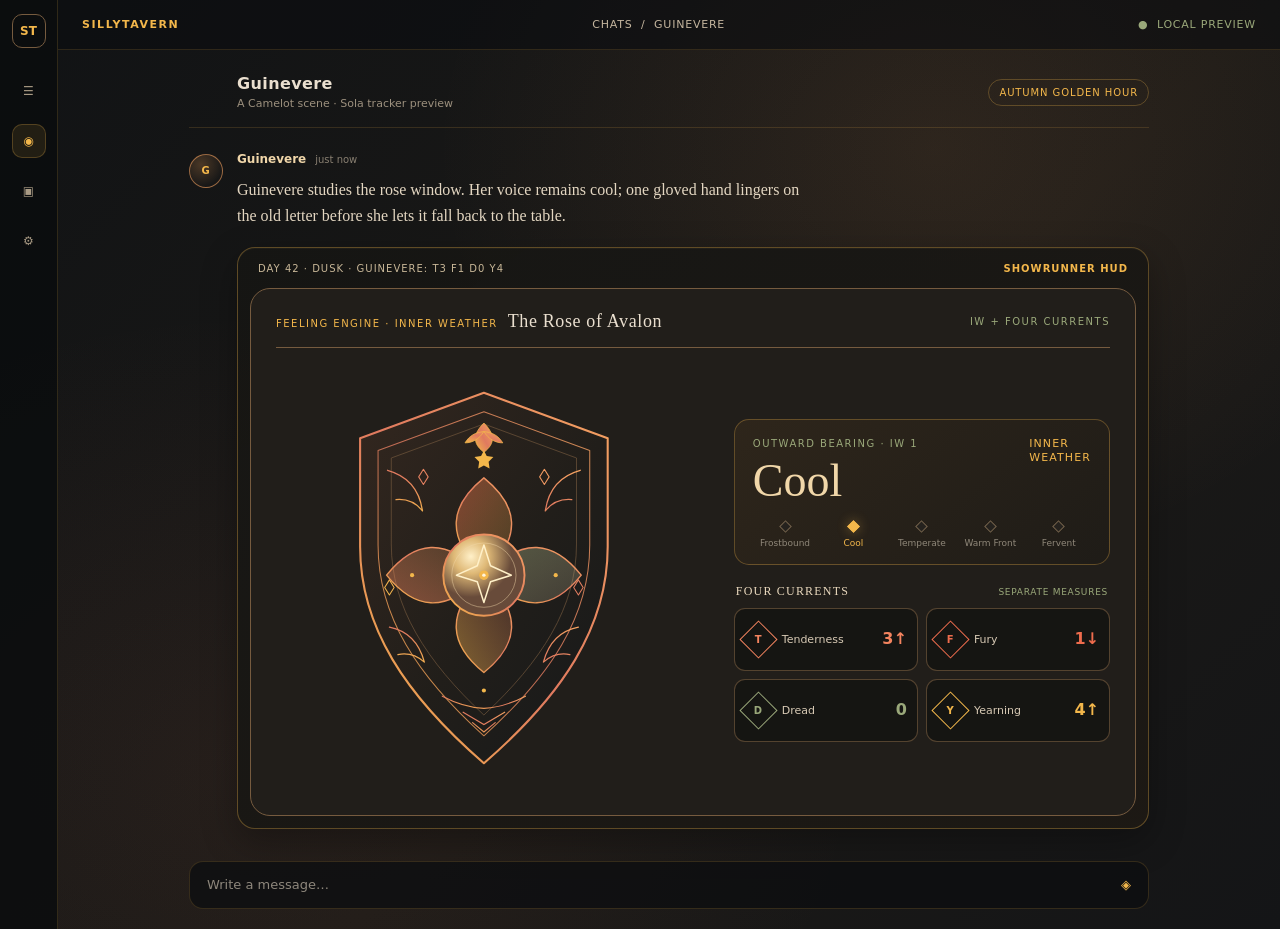
<file: previews/feeling-engine-courtly-rose.html>
<!doctype html>
<html lang="en">
<head>
  <meta charset="utf-8">
  <meta name="viewport" content="width=device-width, initial-scale=1">
  <title>Sola — Feeling Engine · Rose of Avalon</title>
  <style>
    :root {
      --bg: #121416;
      --surface: #211e1a;
      --panel: #1a1917;
      --fg: #eadfcf;
      --muted: #9AA87A;
      --warning: #F3B74B;
      --accent: #F4A261;
      --copper: #E07A5F;
      --terracotta: #C06C54;
      --coral: #EE6C4D;
      --rose: #F4845F;
      --border: #765b3f;
      color: var(--fg);
      font-family: Georgia, "Times New Roman", serif;
      font-synthesis: none;
      text-rendering: optimizeLegibility;
    }

    * { box-sizing: border-box; }
    html, body { min-height: 100%; }
    body {
      margin: 0;
      min-height: 100vh;
      color: var(--fg);
      background:
        radial-gradient(ellipse at 73% 16%, rgb(244 162 97 / 9%), transparent 38%),
        radial-gradient(ellipse at 20% 82%, rgb(192 108 84 / 8%), transparent 42%),
        linear-gradient(135deg, #111315, #1c1a17 58%, #141517);
    }

    .st-app { min-height: 100vh; display: grid; grid-template-columns: 58px minmax(0, 1fr); }
    .st-rail {
      display: flex; align-items: center; flex-direction: column; gap: 16px;
      padding: 14px 8px; border-right: 1px solid rgb(243 183 75 / 16%);
      background: rgb(10 12 14 / 84%); color: #a99a84;
      font: 12px/1 ui-sans-serif, system-ui, sans-serif;
    }
    .st-mark, .rail-icon {
      display: grid; place-items: center; width: 34px; height: 34px; border-radius: 10px;
    }
    .st-mark { margin-bottom: 10px; border: 1px solid var(--border); color: var(--warning); font-weight: 650; }
    .rail-icon { border: 1px solid transparent; }
    .rail-icon.active { color: var(--warning); background: rgb(243 183 75 / 10%); border-color: rgb(243 183 75 / 24%); }
    .st-main { min-width: 0; display: flex; flex-direction: column; }
    .st-toolbar {
      min-height: 50px; display: flex; align-items: center; justify-content: space-between; gap: 16px;
      padding: 0 24px; border-bottom: 1px solid rgb(243 183 75 / 14%);
      background: rgb(11 13 15 / 60%); color: #c4b59e;
      font: 11px/1 ui-sans-serif, system-ui, sans-serif; letter-spacing: .07em;
    }
    .toolbar-brand { color: var(--warning); font-weight: 700; letter-spacing: .14em; }
    .toolbar-status { color: var(--muted); }

    .page { width: min(1120px, 100%); margin: 0 auto; padding: 24px clamp(14px, 3vw, 36px) 32px; }
    .chat-head {
      max-width: 960px; margin: 0 auto; padding: 0 0 17px 48px;
      display: flex; align-items: center; justify-content: space-between; gap: 14px;
      border-bottom: 1px solid rgb(243 183 75 / 15%); font-family: ui-sans-serif, system-ui, sans-serif;
    }
    h1, h2, h3, p { margin: 0; }
    .chat-head h1 { font-size: 16px; font-weight: 550; letter-spacing: .025em; }
    .chat-subtitle { margin-top: 4px; color: #9c907e; font-size: 11px; }
    .chat-tag {
      padding: 7px 10px; border: 1px solid rgb(243 183 75 / 27%); border-radius: 999px;
      color: var(--warning); font-size: 10px; letter-spacing: .09em; text-transform: uppercase; white-space: nowrap;
    }

    .turn { max-width: 960px; margin: 24px auto 0; display: grid; grid-template-columns: 36px minmax(0, 1fr); gap: 12px; }
    .avatar {
      width: 34px; height: 34px; margin-top: 2px; display: grid; place-items: center;
      border: 1px solid rgb(244 162 97 / 58%); border-radius: 50%;
      color: var(--warning); background: radial-gradient(circle at 35% 30%, #4b3826, #171717 72%);
      font: 600 10px/1 ui-sans-serif, system-ui, sans-serif; letter-spacing: .08em;
    }
    .message-body { min-width: 0; }
    .message-meta { display: flex; align-items: baseline; gap: 9px; margin: 0 0 9px; font: 12px/1.3 ui-sans-serif, system-ui, sans-serif; }
    .message-author { color: #f0d6a9; font-weight: 600; }
    .message-time { color: #887f71; font-size: 10px; }
    .prose { max-width: 72ch; color: #e3d6c1; font-size: 16px; line-height: 1.65; }

    .hud-shell {
      margin-top: 18px; padding: 12px; border: 1px solid rgb(243 183 75 / 32%); border-radius: 18px;
      background: linear-gradient(145deg, rgb(22 22 20 / 96%), rgb(29 25 20 / 95%));
      box-shadow: 0 12px 36px rgb(0 0 0 / 30%), inset 0 1px rgb(255 225 173 / 4%);
    }
    .hud-digest {
      display: flex; align-items: center; justify-content: space-between; gap: 12px;
      padding: 2px 8px 12px; color: #c7b697;
      font: 10px/1.4 ui-sans-serif, system-ui, sans-serif; letter-spacing: .1em; text-transform: uppercase;
    }
    .hud-digest strong { color: var(--warning); font-weight: 600; white-space: nowrap; }
    .hero {
      overflow: hidden; padding: 22px 25px 24px; border: 1px solid var(--border); border-radius: 20px;
      background: var(--surface);
    }
    .panel-heading { display: flex; align-items: center; justify-content: space-between; gap: 14px; padding-bottom: 15px; border-bottom: 1px solid var(--border); }
    .panel-title { display: flex; align-items: baseline; gap: 10px; flex-wrap: wrap; }
    .section-kicker, .eyebrow, .micro, .reading-label, .current-label {
      font: 10px/1.4 ui-sans-serif, system-ui, sans-serif; letter-spacing: .15em; text-transform: uppercase;
    }
    .section-kicker { color: var(--warning); }
    .panel-title h2 { font-size: 18px; font-weight: 500; letter-spacing: .035em; }
    .micro { color: var(--muted); }
    .hero-grid {
      display: grid; grid-template-columns: minmax(300px, 1.05fr) minmax(300px, .95fr);
      align-items: center; gap: clamp(20px, 4vw, 42px); padding: 24px 0 3px;
    }
    .crest-wrap { width: min(100%, 430px); justify-self: center; }
    .crest { display: block; width: 100%; height: auto; overflow: visible; }

    .readout { display: grid; gap: 18px; }
    .weather-card { padding: 17px 18px 15px; border: 1px solid rgb(243 183 75 / 30%); border-radius: 15px; background: linear-gradient(140deg, rgb(55 43 29 / 62%), rgb(30 27 23 / 62%)); }
    .weather-top { display: flex; justify-content: space-between; align-items: flex-start; gap: 12px; }
    .eyebrow { color: var(--muted); }
    .iw-mark { color: var(--warning); font: 11px/1.3 ui-sans-serif, system-ui, sans-serif; letter-spacing: .1em; white-space: nowrap; }
    .weather-card h3 { margin-top: 7px; color: #f1d7a9; font-size: clamp(32px, 4vw, 46px); line-height: 1; font-weight: 400; }
    .weather-path { display: grid; grid-template-columns: repeat(5, minmax(0, 1fr)); gap: 4px; margin-top: 18px; }
    .weather-step { min-width: 0; display: grid; justify-items: center; gap: 7px; color: #8f8779; text-align: center; font: 9px/1.25 ui-sans-serif, system-ui, sans-serif; }
    .weather-step::before { content: ""; width: 7px; height: 7px; border: 1px solid #74624b; transform: rotate(45deg); background: #25221e; }
    .weather-step.active { color: var(--warning); }
    .weather-step.active::before { border-color: var(--warning); background: var(--warning); box-shadow: 0 0 12px rgb(243 183 75 / 45%); }

    .currents-heading { display: flex; align-items: baseline; justify-content: space-between; gap: 10px; margin: 1px 2px 9px; }
    .currents-heading h3 { color: #e9d8bd; font-size: 12px; font-weight: 500; letter-spacing: .1em; text-transform: uppercase; }
    .currents-heading span { color: var(--muted); font: 9px/1.3 ui-sans-serif, system-ui, sans-serif; letter-spacing: .08em; text-transform: uppercase; }
    .current-grid { display: grid; grid-template-columns: repeat(2, minmax(0, 1fr)); gap: 8px; }
    .current {
      min-height: 63px; display: grid; grid-template-columns: 28px minmax(0, 1fr) auto; align-items: center; gap: 9px;
      padding: 9px 10px; border: 1px solid rgb(118 91 63 / 66%); border-radius: 11px; background: rgb(18 18 17 / 70%);
    }
    .current-seal { width: 27px; height: 27px; display: grid; place-items: center; border: 1px solid var(--current-color); color: var(--current-color); transform: rotate(45deg); font: 600 10px/1 ui-sans-serif, system-ui, sans-serif; }
    .current-seal span { transform: rotate(-45deg); }
    .current-name { color: #d8cab5; font: 11px/1.25 ui-sans-serif, system-ui, sans-serif; }
    .current-score { color: var(--current-color); font: 600 16px/1 ui-sans-serif, system-ui, sans-serif; white-space: nowrap; }
    .tenderness { --current-color: var(--rose); }
    .fury { --current-color: var(--coral); }
    .dread { --current-color: var(--muted); }
    .yearning { --current-color: var(--warning); }

    .composer {
      width: min(960px, calc(100% - 28px)); margin: 0 auto 20px; padding: 14px 17px;
      border: 1px solid rgb(243 183 75 / 17%); border-radius: 14px; background: rgb(12 14 16 / 76%);
      color: #8e877c; font: 13px/1.4 ui-sans-serif, system-ui, sans-serif;
    }
    .composer span { float: right; color: var(--warning); }

    @media (max-width: 900px) {
      .hero-grid { grid-template-columns: minmax(0, 1fr); gap: 18px; }
      .crest-wrap { width: min(100%, 360px); }
    }
    @media (max-width: 600px) {
      .st-toolbar { padding: 0 12px; }
      .st-toolbar span:nth-child(2) { display: none; }
      .page { padding-top: 18px; }
      .chat-head { padding-left: 0; align-items: flex-start; }
      .hero { padding: 16px 13px 18px; }
      .hud-shell { padding: 8px; }
      .hud-digest { align-items: flex-start; flex-direction: column; }
      .weather-card { padding: 14px 12px; }
      .weather-step { font-size: 8px; }
      .current { grid-template-columns: 24px minmax(0, 1fr) auto; gap: 7px; padding: 8px 6px; }
      .current-seal { width: 23px; height: 23px; }
      .current-name { font-size: 10px; }
      .current-score { font-size: 14px; }
    }
  </style>
</head>
<body>
  <div class="st-app">
    <aside class="st-rail" aria-label="SillyTavern navigation">
      <div class="st-mark">ST</div>
      <div class="rail-icon">☰</div>
      <div class="rail-icon active">◉</div>
      <div class="rail-icon">▣</div>
      <div class="rail-icon">⚙</div>
    </aside>
    <div class="st-main">
      <header class="st-toolbar">
        <span class="toolbar-brand">SILLYTAVERN</span>
        <span>CHATS&nbsp; / &nbsp;GUINEVERE</span>
        <span class="toolbar-status">●&nbsp; LOCAL PREVIEW</span>
      </header>
      <main class="page">
        <header class="chat-head">
          <div>
            <h1>Guinevere</h1>
            <p class="chat-subtitle">A Camelot scene · Sola tracker preview</p>
          </div>
          <div class="chat-tag">Autumn Golden Hour</div>
        </header>
        <article class="turn">
          <div class="avatar" aria-hidden="true">G</div>
          <div class="message-body">
            <div class="message-meta">
              <span class="message-author">Guinevere</span>
              <span class="message-time">just now</span>
            </div>
            <p class="prose">Guinevere studies the rose window. Her voice remains cool; one gloved hand lingers on the old letter before she lets it fall back to the table.</p>
            <div class="hud-shell">
              <div class="hud-digest">
                <span>Day 42 · Dusk · Guinevere: T3 F1 D0 Y4</span>
                <strong>SHOWRUNNER HUD</strong>
              </div>
              <section class="hero" aria-labelledby="rose-title">
                <div class="panel-heading">
                  <div class="panel-title">
                    <span class="section-kicker">Feeling Engine · Inner Weather</span>
                    <h2 id="rose-title">The Rose of Avalon</h2>
                  </div>
                  <span class="micro">IW + FOUR CURRENTS</span>
                </div>
                <div class="hero-grid">
                  <div class="crest-wrap">
                    <svg class="crest" xmlns="http://www.w3.org/2000/svg" viewBox="0 0 440 440" role="img" aria-label="A jeweled four-petal heraldic rose within an ornate Arthurian shield">
                      <defs>
                        <linearGradient id="rose-gilding" x1="0" y1="1" x2="1" y2="0">
                          <stop offset="0" stop-color="var(--warning)"/>
                          <stop offset=".48" stop-color="var(--copper)"/>
                          <stop offset="1" stop-color="var(--accent)"/>
                        </linearGradient>
                        <linearGradient id="shield-enamel" x1="0" y1="0" x2="1" y2="1">
                          <stop offset="0" stop-color="#33271f"/>
                          <stop offset=".55" stop-color="#211e1a"/>
                          <stop offset="1" stop-color="#17191a"/>
                        </linearGradient>
                        <linearGradient id="petal-rose" x1="0" y1="1" x2="1" y2="0">
                          <stop offset="0" stop-color="var(--rose)" stop-opacity=".46"/>
                          <stop offset="1" stop-color="var(--accent)" stop-opacity=".2"/>
                        </linearGradient>
                        <linearGradient id="petal-flame" x1="0" y1="0" x2="1" y2="1">
                          <stop offset="0" stop-color="var(--coral)" stop-opacity=".46"/>
                          <stop offset="1" stop-color="var(--warning)" stop-opacity=".2"/>
                        </linearGradient>
                        <linearGradient id="petal-mist" x1="0" y1="0" x2="1" y2="1">
                          <stop offset="0" stop-color="var(--muted)" stop-opacity=".42"/>
                          <stop offset="1" stop-color="#d9c9a5" stop-opacity=".18"/>
                        </linearGradient>
                        <linearGradient id="petal-star" x1="0" y1="1" x2="1" y2="0">
                          <stop offset="0" stop-color="var(--warning)" stop-opacity=".46"/>
                          <stop offset="1" stop-color="var(--copper)" stop-opacity=".2"/>
                        </linearGradient>
                        <radialGradient id="moonstone" cx="34%" cy="27%">
                          <stop offset="0" stop-color="#fff0c8"/>
                          <stop offset=".42" stop-color="#dfb977"/>
                          <stop offset="1" stop-color="#684b3a"/>
                        </radialGradient>
                      </defs>

                      <g fill="none" stroke="url(#rose-gilding)" stroke-linejoin="round">
                        <path d="M220 22 351 70v115c0 85-48 157-131 229-83-72-131-144-131-229V70z" fill="url(#shield-enamel)" stroke-width="2.2"/>
                        <path d="M220 42 332 83v100c0 76-42 139-112 202-70-63-112-126-112-202V83z" stroke-width="1.1" opacity=".82"/>
                        <path d="M220 55 318 91v91c0 67-37 124-98 181-61-57-98-114-98-181V91z" stroke="var(--border)" stroke-width=".9" opacity=".76"/>
                      </g>

                      <g fill="none" stroke="url(#rose-gilding)" stroke-linecap="round" stroke-linejoin="round">
                        <path d="M118 104c22 6 34 22 37 43-8-10-17-13-28-12m195-31c-22 6-34 22-37 43 8-10 17-13 28-12" stroke-width="1.4"/>
                        <path d="M120 270c20 4 32 18 37 37-9-8-18-10-28-8m191-29c-20 4-32 18-37 37 9-8 18-10 28-8" stroke-width="1.3"/>
                        <path d="M156 103l5 8-5 8-5-8zM284 103l5 8-5 8-5-8zM120 220l5 8-5 8-5-8zM320 220l5 8-5 8-5-8z" stroke-width="1.1"/>
                      </g>

                      <g fill="url(#rose-gilding)" stroke="var(--warning)" stroke-width=".8" stroke-linejoin="round">
                        <path d="M220 54c11 11 13 21 0 31-13-10-11-20 0-31z"/>
                        <path d="M220 63c-5 8-12 12-20 12 5-8 11-11 20-12zm0 0c5 8 12 12 20 12-5-8-11-11-20-12z"/>
                      </g>

                      <g stroke="url(#rose-gilding)" stroke-width="1.5" stroke-linejoin="round">
                        <path d="M220 112c36 29 42 62 0 102-42-40-36-73 0-102z" fill="url(#petal-flame)"/>
                        <path d="M323 215c-29 36-62 42-102 0 40-42 73-36 102 0z" fill="url(#petal-mist)"/>
                        <path d="M220 318c-36-29-42-62 0-102 42 40 36 73 0 102z" fill="url(#petal-star)"/>
                        <path d="M117 215c29-36 62-42 102 0-40 42-73 36-102 0z" fill="url(#petal-rose)"/>
                      </g>


                      <circle cx="220" cy="215" r="43" fill="url(#moonstone)" stroke="url(#rose-gilding)" stroke-width="2"/>
                      <circle cx="220" cy="215" r="34" fill="none" stroke="#f1d8a8" stroke-width=".8" opacity=".6"/>
                      <path d="M220 183l7 22 22 10-22 7-7 22-7-22-22-7 22-10z" fill="none" stroke="#fff0c8" stroke-width="1.6" stroke-linejoin="round"/>
                      <circle cx="220" cy="215" r="5" fill="var(--warning)"/>
                      <circle cx="220" cy="215" r="1.8" fill="#fff4dc"/>

                      <g fill="none" stroke="url(#rose-gilding)" stroke-width="1.2" stroke-linecap="round">
                        <path d="M176 343c15 8 29 12 44 13m44-13c-15 8-29 12-44 13"/>
                        <path d="M198 360l22 13 22-13M208 371l12 10 12-10"/>
                      </g>
                      <g fill="var(--warning)">
                        <path d="M220 83l3 6 7 1-5 5 1 7-6-3-6 3 1-7-5-5 7-1z"/>
                        <circle cx="144" cy="215" r="2.2"/><circle cx="296" cy="215" r="2.2"/>
                        <circle cx="220" cy="337" r="2.2"/>
                      </g>
                    </svg>
                  </div>

                  <div class="readout">
                    <section class="weather-card" aria-labelledby="weather-title">
                      <div class="weather-top">
                        <div>
                          <div class="eyebrow">Outward bearing · IW 1</div>
                          <h3 id="weather-title">Cool</h3>
                        </div>
                        <span class="iw-mark">INNER<br>WEATHER</span>
                      </div>
                      <div class="weather-path" aria-label="IW states from Frostbound to Fervent; Cool is active">
                        <div class="weather-step"><span>Frostbound</span></div>
                        <div class="weather-step active"><span>Cool</span></div>
                        <div class="weather-step"><span>Temperate</span></div>
                        <div class="weather-step"><span>Warm Front</span></div>
                        <div class="weather-step"><span>Fervent</span></div>
                      </div>
                    </section>

                    <section aria-labelledby="currents-title">
                      <div class="currents-heading">
                        <h3 id="currents-title">Four currents</h3>
                        <span>Separate measures</span>
                      </div>
                      <div class="current-grid">
                        <div class="current tenderness">
                          <span class="current-seal"><span>T</span></span>
                          <span class="current-name">Tenderness</span>
                          <span class="current-score">3↑</span>
                        </div>
                        <div class="current fury">
                          <span class="current-seal"><span>F</span></span>
                          <span class="current-name">Fury</span>
                          <span class="current-score">1↓</span>
                        </div>
                        <div class="current dread">
                          <span class="current-seal"><span>D</span></span>
                          <span class="current-name">Dread</span>
                          <span class="current-score">0</span>
                        </div>
                        <div class="current yearning">
                          <span class="current-seal"><span>Y</span></span>
                          <span class="current-name">Yearning</span>
                          <span class="current-score">4↑</span>
                        </div>
                      </div>
                    </section>
                  </div>
                </div>
              </section>
            </div>
          </div>
        </article>
      </main>
      <div class="composer">Write a message… <span>◈</span></div>
    </div>
  </div>
</body>
</html>
</file>
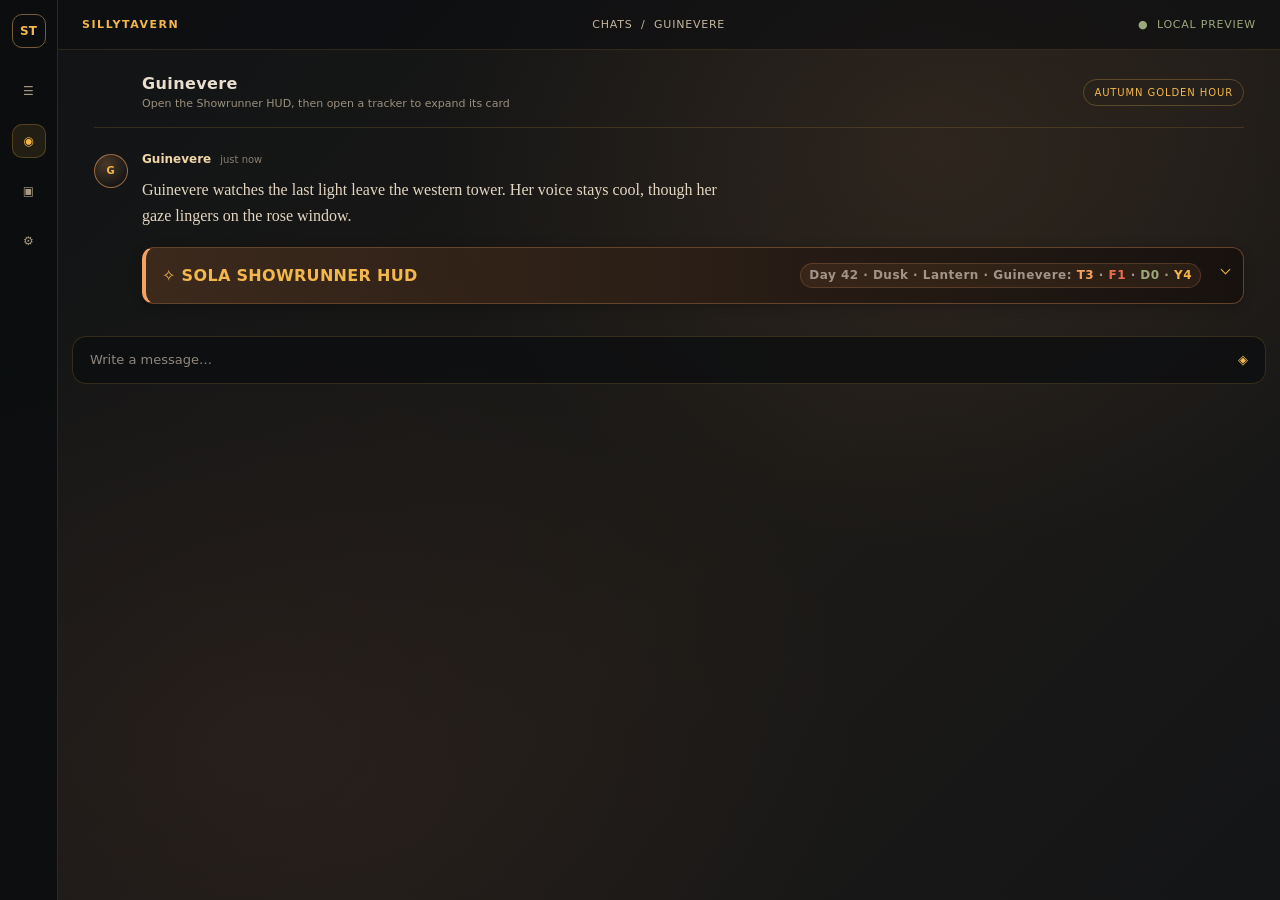
<file: previews/feeling-hud-combined.html>
<!doctype html>
<html lang="en">
<head>
  <meta charset="utf-8">
  <meta name="viewport" content="width=device-width, initial-scale=1">
  <title>Sola — Combined Tracker HUD Preview</title>
  <style>
    :root {
      --bg: #121416;
      --surface: #211e1a;
      --panel: #1a1917;
      --fg: #eadfcf;
      --muted: #9AA87A;
      --warning: #F3B74B;
      --accent: #F4A261;
      --c1: #E07A5F;
      --c2: #C06C54;
      --copper: #E07A5F;
      --terracotta: #C06C54;
      --coral: #EE6C4D;
      --rose: #F4845F;
      --border: #765b3f;
      color: var(--fg);
      font-family: Georgia, "Times New Roman", serif;
      font-synthesis: none;
      text-rendering: optimizeLegibility;
    }

    * { box-sizing: border-box; }
    html, body { min-height: 100%; }
    body {
      margin: 0;
      min-height: 100vh;
      color: var(--fg);
      background:
        radial-gradient(ellipse at 73% 16%, rgb(244 162 97 / 9%), transparent 38%),
        radial-gradient(ellipse at 20% 82%, rgb(192 108 84 / 8%), transparent 42%),
        linear-gradient(135deg, #111315, #1c1a17 58%, #141517);
    }

    .st-app { min-height: 100vh; display: grid; grid-template-columns: 58px minmax(0, 1fr); }
    .st-rail {
      display: flex; align-items: center; flex-direction: column; gap: 16px;
      padding: 14px 8px; border-right: 1px solid rgb(243 183 75 / 16%);
      background: rgb(10 12 14 / 84%); color: #a99a84;
      font: 12px/1 ui-sans-serif, system-ui, sans-serif;
    }
    .st-mark, .rail-icon { display: grid; place-items: center; width: 34px; height: 34px; border-radius: 10px; }
    .st-mark { margin-bottom: 10px; border: 1px solid var(--border); color: var(--warning); font-weight: 650; }
    .rail-icon { border: 1px solid transparent; }
    .rail-icon.active { color: var(--warning); background: rgb(243 183 75 / 10%); border-color: rgb(243 183 75 / 24%); }
    .st-main { min-width: 0; display: flex; flex-direction: column; }
    .st-toolbar {
      min-height: 50px; display: flex; align-items: center; justify-content: space-between; gap: 16px;
      padding: 0 24px; border-bottom: 1px solid rgb(243 183 75 / 14%);
      background: rgb(11 13 15 / 60%); color: #c4b59e;
      font: 11px/1 ui-sans-serif, system-ui, sans-serif; letter-spacing: .07em;
    }
    .toolbar-brand { color: var(--warning); font-weight: 700; letter-spacing: .14em; }
    .toolbar-status { color: var(--muted); }

    .page { width: min(1320px, 100%); margin: 0 auto; padding: 24px clamp(14px, 3vw, 36px) 32px; }
    .chat-head {
      max-width: 1220px; margin: 0 auto; padding: 0 0 17px 48px;
      display: flex; align-items: center; justify-content: space-between; gap: 14px;
      border-bottom: 1px solid rgb(243 183 75 / 15%); font-family: ui-sans-serif, system-ui, sans-serif;
    }
    h1, h2, h3, p { margin: 0; }
    .chat-head h1 { font-size: 16px; font-weight: 550; letter-spacing: .025em; }
    .chat-subtitle { margin-top: 4px; color: #9c907e; font-size: 11px; }
    .chat-tag {
      padding: 7px 10px; border: 1px solid rgb(243 183 75 / 27%); border-radius: 999px;
      color: var(--warning); font-size: 10px; letter-spacing: .09em; text-transform: uppercase; white-space: nowrap;
    }
    .turn { max-width: 1220px; margin: 24px auto 0; display: grid; grid-template-columns: 36px minmax(0, 1fr); gap: 12px; }
    .avatar {
      width: 34px; height: 34px; margin-top: 2px; display: grid; place-items: center;
      border: 1px solid rgb(244 162 97 / 58%); border-radius: 50%;
      color: var(--warning); background: radial-gradient(circle at 35% 30%, #4b3826, #171717 72%);
      font: 600 10px/1 ui-sans-serif, system-ui, sans-serif; letter-spacing: .08em;
    }
    .message-body { min-width: 0; }
    .message-meta { display: flex; align-items: baseline; gap: 9px; margin: 0 0 9px; font: 12px/1.3 ui-sans-serif, system-ui, sans-serif; }
    .message-author { color: #f0d6a9; font-weight: 600; }
    .message-time { color: #887f71; font-size: 10px; }
    .prose { max-width: 75ch; color: #e3d6c1; font-size: 16px; line-height: 1.65; }

    .hud-shell {
      display: block; margin-top: 18px; border: 1px solid rgba(244,162,97,.35); border-left: 4px solid #F4A261;
      border-radius: 12px; background: rgba(26,19,16,.96); box-shadow: 0 3px 12px rgba(0,0,0,.22); overflow: hidden;
    }
    details.sola-card-hud { --shadowWidth: 0 !important; interpolate-size: allow-keywords; }
    details.sola-card-hud > summary, details.sola-drawer-track > summary { list-style: none; cursor: pointer; }
    details.sola-card-hud > summary::-webkit-details-marker, details.sola-drawer-track > summary::-webkit-details-marker { display: none; }
    details.sola-card-hud > summary::marker, details.sola-drawer-track > summary::marker { content: ""; }
    details.sola-card-hud > summary {
      position: relative; display: flex; align-items: center; flex-wrap: wrap; gap: 8px 10px;
      padding: 15px 42px 15px 16px; color: #F3B74B; background: linear-gradient(90deg,rgba(244,162,97,.16),rgba(20,14,10,.3));
      font: 700 1em/1.4 ui-sans-serif,system-ui,sans-serif; letter-spacing: .02em; user-select: none;
    }
    details.sola-card-hud > summary:focus-visible, details.sola-drawer-track > summary:focus-visible { outline: 2px solid #F4A261; outline-offset: -4px; }
    .sola-drawer-title { display: flex; align-items: center; gap: 10px; flex: 1 1 14rem; min-width: 0; max-width: 100%; overflow-wrap: anywhere; }
    .sola-drawer-title svg { width: 32px; height: 32px; flex: 0 0 32px; fill: none; stroke: currentColor; stroke-width: 1.5; stroke-linecap: round; stroke-linejoin: round; }
    .sola-drawer-title > span:last-child { min-width: 0; overflow-wrap: anywhere; }
    .sola-drawer-heading { display: block; font-family: Georgia,"Times New Roman",serif; font-size: 1.22em; font-weight: 400; line-height: 1.25; }
    .sola-drawer-sub { display: block; margin-top: 4px; color: #F0DCC4; font-size: max(.75rem,.84em); font-weight: 400; line-height: 1.5; }
    .sola-drawer-badge { flex: 0 1 auto; max-width: 100%; padding: 3px 8px; border: 1px solid rgba(244,162,97,.25); border-radius: 6px 9px 7px 5px; color: #F4A261; background: rgba(244,162,97,.09); font-size: max(.75em,.75rem); font-weight: 600; letter-spacing: .06em; line-height: 1.4; overflow-wrap: anywhere; }
    .sola-drawer-chevron { position: absolute; top: 18px; right: 14px; display: inline-block; width: 7px; height: 7px; border-right: 1.5px solid currentColor; border-bottom: 1.5px solid currentColor; transform: rotate(45deg); transition: transform .35s cubic-bezier(.16,1,.3,1); }
    details.sola-card-hud[open] > summary .sola-drawer-chevron, details.sola-drawer-track[open] > summary .sola-drawer-chevron { transform: rotate(225deg); }
    .sola-hud-badge { color: #A3948A; background: rgba(244,162,97,.08); border-color: rgba(244,162,97,.2); border-radius: 999px; text-transform: none; letter-spacing: .04em; }
    .sola-hud-badge .digest-t { color: #F4A261; font-weight: 700; }
    .sola-hud-badge .digest-f { color: #EE6C4D; font-weight: 700; }
    .sola-hud-badge .digest-d { color: #9AA87A; font-weight: 700; }
    .sola-hud-badge .digest-y { color: #F3B74B; font-weight: 700; }
    .sola-hud-body { display: flex; flex-wrap: wrap; align-items: flex-start; gap: 10px; padding: 12px 14px 16px; box-sizing: border-box; }
    .sola-card-hud > .sola-hud-body > div:has(>details.sola-drawer-track) { display: contents; }
    .sola-card-hud > .sola-hud-body > div:not(:has(>details.sola-drawer-track)) { flex: 1 0 100%; min-width: 0; max-width: 100%; order: 1000; }
    .sola-drawer-track {
      --shadowWidth: 0 !important; position: relative; flex: 0 0 calc(50% - 5px); width: calc(50% - 5px); min-width: 0; max-width: 100%;
      margin: 0; border: 1px solid rgba(244,162,97,.3); border-left: 3px double rgba(163,148,138,.6);
      border-radius: 17px 13px 16px 10px; color: #F0DCC4;
      background: repeating-linear-gradient(101deg,rgba(240,220,196,.018) 0,rgba(240,220,196,.018) 1px,transparent 1px,transparent 5px),radial-gradient(ellipse at 0 0,rgba(244,162,97,.075),transparent 65%),linear-gradient(#1A1310,#120D0B);
      box-shadow: 0 3px 12px rgba(0,0,0,.16); overflow: hidden; box-sizing: border-box;
      transition: border-color .8s ease,box-shadow .8s cubic-bezier(.16,1,.3,1),flex-basis .8s cubic-bezier(.16,1,.3,1),margin .8s cubic-bezier(.16,1,.3,1),border-radius .8s cubic-bezier(.16,1,.3,1);
    }
    .sola-drawer-track > summary {
      position: relative; display: flex; align-items: center; flex-wrap: wrap; gap: 9px 12px; justify-content: flex-start;
      padding: 15px 42px 15px 16px; color: #F4A261; background: linear-gradient(95deg,rgba(244,162,97,.12),rgba(26,19,16,.2));
      font: 600 1em/1.4 ui-sans-serif,system-ui,sans-serif; letter-spacing: .01em; user-select: none;
    }
    .sola-drawer-track > summary:hover { background: linear-gradient(95deg,rgba(244,162,97,.16),rgba(26,19,16,.25)); }
    .sola-drawer-track > summary .sola-drawer-chevron { color: #A3948A; }
    .sola-track-body { margin: 0 14px 14px; padding: 16px 18px; border-left: 1px dashed rgba(163,148,138,.4); border-radius: 3px 8px 8px 3px; color: #F0DCC4; background: rgba(18,13,11,.36); line-height: 1.65; overflow-wrap: anywhere; box-sizing: border-box; }
    .sola-card-hud > .sola-hud-body .sola-drawer-track:not([open]) { min-height: 50px; height: auto; border: 1px solid rgba(244,162,97,.25); border-radius: 25px; background: rgba(244,162,97,.08); }
    .sola-card-hud > .sola-hud-body .sola-drawer-track:not([open]) > summary { min-height: 48px; height: auto; flex-wrap: nowrap; gap: 8px; padding: 7px 12px; border: 0; border-radius: 25px; background: transparent; font-size: .88rem; line-height: 1.4; }
    .sola-card-hud > .sola-hud-body .sola-drawer-track:not([open]) > summary > :not(.sola-drawer-title):not(.sola-drawer-chevron), .sola-card-hud > .sola-hud-body .sola-drawer-track:not([open]) .sola-drawer-sub, .sola-card-hud > .sola-hud-body .sola-drawer-track:not([open]) .sola-drawer-chevron { display: none; }
    .sola-card-hud > .sola-hud-body .sola-drawer-track:not([open]) > summary .sola-drawer-title { flex: 1 1 auto; width: auto; gap: 8px; }
    .sola-card-hud > .sola-hud-body .sola-drawer-track[open] { flex: 0 0 100%; width: 100%; margin: 6px 0 2px; border-radius: 10px; border-color: rgba(244,162,97,.55); box-shadow: 0 4px 16px rgba(20,12,8,.5),0 0 12px rgba(244,162,97,.14); }
    .sola-card-hud > .sola-hud-body .sola-drawer-track[open] > summary { padding: 10px 42px 10px 14px; border-bottom: 1px solid rgba(244,162,97,.22); border-radius: 10px 10px 0 0; }
    .sola-card-hud > .sola-hud-body .sola-drawer-track[open] > summary .sola-drawer-chevron { position: absolute; top: 18px; right: 14px; display: inline-block; }
    details.sola-card-hud[open] { border-color: rgba(244,162,97,.65); box-shadow: 0 8px 28px rgba(20,12,8,.7),0 0 20px rgba(244,162,97,.18); }
    details.sola-card-hud::details-content, details.sola-drawer-track::details-content { transition: height .8s cubic-bezier(.16,1,.3,1),opacity .65s ease,content-visibility .8s allow-discrete; height: 0; opacity: 0; overflow: clip; }
    details.sola-card-hud[open]::details-content, details.sola-drawer-track[open]::details-content { height: auto; opacity: 1; }
    details.sola-card-hud[open] > .sola-hud-body, details.sola-drawer-track[open] > .sola-track-body { animation: solaHudReveal .8s cubic-bezier(.16,1,.3,1) both; }
    @keyframes solaHudReveal { from { opacity: 0; transform: translateY(-14px); } to { opacity: 1; transform: translateY(0); } }
    @media (prefers-reduced-motion: reduce) { details.sola-card-hud::details-content,details.sola-drawer-track::details-content,details.sola-card-hud[open]>.sola-hud-body,details.sola-drawer-track[open]>.sola-track-body,.sola-drawer-chevron { transition: none !important; animation: none !important; } }
    .read-label { font: 9px/1.35 ui-sans-serif, system-ui, sans-serif; letter-spacing: .13em; text-transform: uppercase; color: var(--muted); }
    .module-content { display: grid; grid-template-columns: minmax(165px, .78fr) minmax(0, 1.22fr); align-items: center; gap: 16px; padding-top: 14px; }
    .art-wrap { width: min(100%, 250px); justify-self: center; }
    .art { display: block; width: 100%; height: auto; overflow: visible; }
    .readout { min-width: 0; display: grid; gap: 11px; }
    .sola-feeling-caption { color: #a99a84; font: 10px/1.5 ui-sans-serif, system-ui, sans-serif; }

    .sola-astro-body { display: grid; gap: 12px; padding: 3px 2px 2px; }
    .sola-astro-dial { display: flex; align-items: center; justify-content: space-between; gap: 12px; padding: 11px 14px; border: 1px solid rgb(244 162 97 / 34%); border-radius: 10px; background: linear-gradient(100deg, rgb(244 162 97 / 9%), rgb(18 18 17 / 52%)); }
    .sola-astro-dial-pill { display: inline-flex; align-items: center; gap: 7px; color: var(--accent); font: 9px/1 ui-sans-serif, system-ui, sans-serif; letter-spacing: .13em; }
    .sola-astro-dial-pill svg { width: 17px; height: 17px; fill: none; stroke: currentColor; stroke-width: 1.3; stroke-linecap: round; }
    .sola-astro-time-text { color: #f1d7a9; font-size: 23px; line-height: 1; }
    .astro-layout { display: grid; grid-template-columns: minmax(180px, .78fr) minmax(0, 1.22fr); align-items: center; gap: 14px; }
    .astro-layout .art-wrap { width: min(100%, 280px); }
    .astro-info { min-width: 0; display: grid; gap: 9px; }
    .astro-facts { display: grid; grid-template-columns: minmax(90px, .55fr) minmax(0, 1.45fr); gap: 8px; }
    .sola-astro-day-leaf, .sola-astro-cal-leaf, .sola-astro-elapsed-ribbon, .sola-astro-whisper { min-width: 0; padding: 10px 11px; border: 1px solid rgb(118 91 63 / 55%); border-radius: 9px; background: rgb(18 18 17 / 54%); }
    .sola-astro-day-leaf > span, .sola-astro-cal-leaf > span, .sola-astro-elapsed-ribbon > span, .sola-astro-whisper > span { display: block; color: var(--muted); font: 8px/1.3 ui-sans-serif, system-ui, sans-serif; letter-spacing: .12em; }
    .sola-astro-day-leaf strong, .sola-astro-cal-leaf strong, .sola-astro-elapsed-ribbon strong { display: block; margin-top: 5px; color: #f1d7a9; font-size: 16px; line-height: 1.25; font-weight: 400; }
    .sola-astro-day-leaf strong { font-size: 24px; }
    .sola-astro-elapsed-ribbon { display: flex; align-items: center; justify-content: space-between; gap: 12px; border-color: rgb(244 162 97 / 30%); }
    .sola-astro-elapsed-ribbon strong { margin: 0; color: var(--accent); font-size: 15px; text-align: right; }
    .sola-astro-whisper { border-color: rgb(243 183 75 / 25%); background: linear-gradient(110deg, rgb(243 183 75 / 7%), rgb(18 18 17 / 48%)); }
    .sola-astro-whisper p { margin-top: 6px; color: #d5c5ac; font-size: 13px; line-height: 1.55; font-style: italic; }
    .other-tracker-value { color: #f1d7a9; font-size: 19px; }
    .matrix-dossier { display: grid; gap: 11px; min-width: 0; padding: 2px 1px; }
    .matrix-sample-note { justify-self: start; padding: 4px 8px; border: 1px solid rgb(154 168 122 / 32%); border-radius: 999px; color: var(--muted); font: 8px/1.3 ui-sans-serif, system-ui, sans-serif; letter-spacing: .1em; text-transform: uppercase; }
    .matrix-spatial-bar { display: grid; grid-template-columns: minmax(0, 1.3fr) minmax(180px, .7fr); gap: 9px; }
    .matrix-panel { min-width: 0; padding: 11px 12px; border: 1px solid rgb(118 91 63 / 55%); border-radius: 9px; background: rgb(18 18 17 / 58%); }
    .matrix-field-label { display: flex; align-items: center; gap: 8px; color: var(--accent); font: 8px/1.3 ui-sans-serif, system-ui, sans-serif; letter-spacing: .12em; text-transform: uppercase; }
    .matrix-field-label::before { content: ""; flex: 0 0 6px; width: 6px; height: 6px; border: 1px solid currentColor; transform: rotate(45deg); }
    .matrix-value { margin-top: 7px; color: #eadfcf; font-size: 13px; line-height: 1.45; overflow-wrap: anywhere; }
    .matrix-detail { display: block; margin-top: 4px; color: #a99a84; font: 10px/1.45 ui-sans-serif, system-ui, sans-serif; overflow-wrap: anywhere; }
    .matrix-orbit-status, .matrix-canon-chip { margin-left: auto; padding: 3px 7px; border: 1px solid rgb(154 168 122 / 36%); border-radius: 999px; color: var(--muted); font: 8px/1.25 ui-sans-serif, system-ui, sans-serif; letter-spacing: .06em; }
    .matrix-core-grid { display: grid; grid-template-columns: minmax(0, .92fr) minmax(0, 1.05fr) minmax(0, 1.15fr); gap: 9px; }
    .matrix-orientation { background: linear-gradient(135deg, rgb(244 162 97 / 7%), rgb(18 18 17 / 58%)); }
    .matrix-canon-chip { color: var(--warning); border-color: rgb(243 183 75 / 32%); }
    .matrix-trait-list { display: grid; gap: 7px; margin-top: 7px; }
    .matrix-trait-row { display: grid; grid-template-columns: 42px minmax(0, 1fr); gap: 5px; align-items: baseline; }
    .matrix-trait-row span { color: var(--muted); font: 8px/1.3 ui-sans-serif, system-ui, sans-serif; letter-spacing: .08em; }
    .matrix-trait-row strong { color: #eadfcf; font-size: 11px; font-weight: 400; line-height: 1.4; overflow-wrap: anywhere; }
    .matrix-duality-title { color: #a99a84; font: 8px/1.3 ui-sans-serif, system-ui, sans-serif; letter-spacing: .13em; text-transform: uppercase; }
    .matrix-duality { display: grid; grid-template-columns: repeat(2, minmax(0, 1fr)); gap: 9px; }
    .matrix-face { min-width: 0; padding: 12px 14px; border: 1px solid; border-radius: 9px; }
    .matrix-face-mask { border-color: rgb(244 162 97 / 36%); background: linear-gradient(110deg, rgb(244 162 97 / 10%), rgb(18 18 17 / 55%)); }
    .matrix-face-mask .matrix-field-label { color: var(--accent); }
    .matrix-face-internal { border-color: rgb(154 168 122 / 35%); background: linear-gradient(110deg, rgb(154 168 122 / 9%), rgb(18 18 17 / 55%)); }
    .matrix-face-internal .matrix-field-label { color: var(--muted); }
    .matrix-boundary { display: grid; grid-template-columns: 34px minmax(0, 1fr); gap: 10px; align-items: center; padding: 10px 12px; border: 1px solid rgb(238 108 77 / 28%); border-left: 3px solid var(--coral); border-radius: 4px 9px 7px 4px; background: linear-gradient(100deg, rgb(238 108 77 / 8%), rgb(18 18 17 / 55%)); }
    .matrix-boundary-seal { display: grid; place-items: center; width: 30px; height: 30px; border: 1px solid rgb(238 108 77 / 48%); border-radius: 50%; color: var(--coral); font-size: 16px; }
    .matrix-boundary .matrix-field-label { color: var(--coral); }
    .matrix-boundary .matrix-value { margin-top: 4px; }
    .matrix-audit { display: grid; grid-template-columns: 30px minmax(0, 1fr); gap: 10px; align-items: center; padding: 12px 14px; border: 1px solid rgb(244 162 97 / 34%); border-left: 3px solid var(--coral); border-radius: 4px 10px 7px 3px; color: #1a1310; background: repeating-linear-gradient(97deg, rgb(26 19 16 / 3%) 0, rgb(26 19 16 / 3%) 1px, transparent 1px, transparent 6px), linear-gradient(112deg, #F0DCC4, #FDF6F0); }
    .matrix-audit-seal { display: grid; place-items: center; width: 27px; height: 27px; border: 1px solid rgb(143 63 46 / 55%); border-radius: 50%; color: #8f3f2e; font-size: 14px; }
    .matrix-audit-label { color: #8f3f2e; font: 700 8px/1.4 ui-sans-serif, system-ui, sans-serif; letter-spacing: .1em; }
    .matrix-audit-quote { margin-top: 3px; color: #1a1310; font-size: 12px; line-height: 1.5; font-weight: 550; }
    .heart-dossier { display: grid; gap: 12px; min-width: 0; padding: 2px 1px; }
    .heart-sample-note { justify-self: start; padding: 4px 8px; border: 1px solid rgb(224 122 95 / 34%); border-radius: 999px; color: var(--copper); font: 8px/1.3 ui-sans-serif, system-ui, sans-serif; letter-spacing: .1em; text-transform: uppercase; }
    .heart-intro { display: grid; gap: 5px; padding: 11px 13px; border: 1px solid rgb(224 122 95 / 28%); border-radius: 4px 9px 7px 4px; background: linear-gradient(100deg, rgb(224 122 95 / 7%), rgb(18 18 17 / 52%)); }
    .heart-intro-title { display: flex; align-items: center; gap: 8px; color: var(--copper); font: 700 8px/1.3 ui-sans-serif, system-ui, sans-serif; letter-spacing: .14em; text-transform: uppercase; }
    .heart-intro-title::before { content: ""; width: 6px; height: 6px; flex: 0 0 6px; border: 1px solid var(--warning); transform: rotate(45deg); }
    .heart-intro p { color: #b8a990; font: 11px/1.5 ui-sans-serif, system-ui, sans-serif; }
    .heart-faculties { display: grid; grid-template-columns: repeat(2, minmax(0, 1fr)); gap: 9px; }
    .heart-faculty { --faculty: var(--accent); min-width: 0; display: grid; grid-template-columns: 36px minmax(0, 1fr); align-items: start; gap: 10px; padding: 12px; border: 1px solid rgb(244 162 97 / 24%); border-left: 2px solid var(--faculty); border-radius: 4px 9px 7px 4px; background: linear-gradient(120deg, rgb(244 162 97 / 6%), rgb(18 18 17 / 58%)); }
    .heart-faculty-icon { display: grid; place-items: center; width: 36px; height: 36px; color: var(--faculty); }
    .heart-faculty-icon svg { display: block; width: 32px; height: 32px; overflow: visible; }
    .heart-faculty-copy { min-width: 0; }
    .heart-faculty-label { display: flex; align-items: baseline; justify-content: space-between; gap: 8px; color: var(--faculty); font: 700 9px/1.3 ui-sans-serif, system-ui, sans-serif; letter-spacing: .12em; text-transform: uppercase; }
    .heart-faculty-kind { color: #928674; font: 7px/1.3 ui-sans-serif, system-ui, sans-serif; letter-spacing: .06em; text-align: right; text-transform: uppercase; }
    .heart-faculty p { margin-top: 7px; color: #eadfcf; font-size: 12px; line-height: 1.5; overflow-wrap: anywhere; }
    .heart-ego { --faculty: var(--warning); border-left-color: var(--warning); background: linear-gradient(120deg, rgb(243 183 75 / 7%), rgb(18 18 17 / 58%)); }
    .heart-nerve { --faculty: var(--coral); border-left-color: var(--coral); background: linear-gradient(120deg, rgb(238 108 77 / 7%), rgb(18 18 17 / 58%)); }
    .heart-body { --faculty: var(--accent); border-left-color: var(--accent); background: linear-gradient(120deg, rgb(244 162 97 / 7%), rgb(18 18 17 / 58%)); }
    .heart-psyche { --faculty: var(--muted); border-left-color: var(--muted); background: linear-gradient(120deg, rgb(154 168 122 / 7%), rgb(18 18 17 / 58%)); }
    @media (max-width: 520px) {
      .heart-faculties { grid-template-columns: minmax(0, 1fr); }
    }
    .bond-dossier { display: grid; gap: 12px; min-width: 0; padding: 2px 1px; }
    .bond-sample-note { justify-self: start; padding: 4px 8px; border: 1px solid rgb(224 122 95 / 34%); border-radius: 999px; color: var(--copper); font: 8px/1.3 ui-sans-serif, system-ui, sans-serif; letter-spacing: .1em; text-transform: uppercase; }
    .bond-stage { display: grid; grid-template-columns: minmax(120px, .38fr) minmax(0, 1.62fr); align-items: center; gap: 14px; padding: 13px 15px; border: 1px solid rgb(224 122 95 / 31%); border-radius: 10px 6px 11px 7px; background: linear-gradient(110deg, rgb(224 122 95 / 7%), rgb(18 18 17 / 52%) 48%, rgb(243 183 75 / 5%)); }
    .bond-art { width: min(100%, 180px); justify-self: center; }
    .bond-art svg { display: block; width: 100%; height: auto; overflow: visible; }
    .bond-stage-copy { min-width: 0; display: grid; gap: 6px; }
    .bond-stage-kicker { color: var(--copper); font: 700 8px/1.3 ui-sans-serif, system-ui, sans-serif; letter-spacing: .15em; text-transform: uppercase; }
    .bond-stage-title { color: #f1d7a9; font-size: 18px; font-weight: 400; line-height: 1.2; }
    .bond-stage-copy p { max-width: 58ch; color: #b8a990; font: 11px/1.5 ui-sans-serif, system-ui, sans-serif; }
    .bond-pairs { display: grid; grid-template-columns: repeat(2, minmax(0, 1fr)); gap: 10px; }
    .bond-pair-slip { min-width: 0; padding: 12px; border: 1px solid rgb(244 162 97 / 25%); border-left: 3px solid var(--copper); border-radius: 5px 10px 8px 5px; background: linear-gradient(125deg, rgb(244 162 97 / 6%), rgb(18 18 17 / 60%)); }
    .bond-pair-header { display: flex; flex-wrap: wrap; align-items: center; justify-content: space-between; gap: 7px 10px; padding-bottom: 9px; border-bottom: 1px dashed rgb(163 148 138 / 30%); }
    .bond-pair-name { color: #f0dcc4; font-size: 15px; font-weight: 600; line-height: 1.3; }
    .bond-pair-join { color: var(--copper); font-weight: 400; }
    .bond-dynamic { max-width: 100%; padding: 3px 9px; border: 1px solid rgb(244 162 97 / 31%); border-radius: 999px; color: var(--accent); background: rgb(244 162 97 / 8%); font: 600 8px/1.35 ui-sans-serif, system-ui, sans-serif; letter-spacing: .04em; overflow-wrap: anywhere; }
    .bond-shifts { display: grid; gap: 6px; margin-top: 9px; }
    .bond-shift { display: grid; grid-template-columns: 25px minmax(0, 1fr); gap: 7px; align-items: start; padding: 6px 8px; border: 1px solid rgb(154 168 122 / 27%); border-radius: 6px; color: #eadfcf; background: rgb(154 168 122 / 5%); font: 10px/1.45 ui-sans-serif, system-ui, sans-serif; }
    .bond-shift-mark { font-weight: 700; letter-spacing: .04em; }
    .bond-shift-positive { border-color: rgb(154 168 122 / 33%); background: rgb(154 168 122 / 7%); }
    .bond-shift-positive .bond-shift-mark { color: var(--muted); }
    .bond-shift-negative { border-color: rgb(238 108 77 / 30%); background: rgb(238 108 77 / 6%); }
    .bond-shift-negative .bond-shift-mark { color: var(--coral); }
    .bond-sola-whisper { margin-top: 9px; padding-top: 8px; border-top: 1px solid rgb(224 122 95 / 18%); }
    .bond-sola-label { color: var(--copper); font: 700 7px/1.3 ui-sans-serif, system-ui, sans-serif; letter-spacing: .12em; text-transform: uppercase; }
    .bond-sola-whisper p { margin-top: 4px; color: #d5c5ac; font-size: 11px; line-height: 1.45; font-style: italic; overflow-wrap: anywhere; }
    .bond-legend { padding-top: 9px; border-top: 1px dashed rgb(163 148 138 / 27%); color: #a99a84; font: 9px/1.4 ui-sans-serif, system-ui, sans-serif; }
    .bond-legend strong { color: var(--muted); font-weight: 650; }
    .bond-legend .bond-legend-down { color: var(--coral); }
    @media (max-width: 680px) {
      .bond-stage { grid-template-columns: minmax(0, 1fr); }
      .bond-art { width: min(100%, 145px); }
      .bond-stage-copy { text-align: center; }
    }
    @media (max-width: 520px) {
      .bond-pairs { grid-template-columns: minmax(0, 1fr); }
    }
    .thought-dossier { display: grid; gap: 11px; min-width: 0; }
    .thought-sample-note { justify-self: start; padding: 4px 8px; border: 1px solid rgb(224 122 95 / 34%); border-radius: 999px; color: var(--copper); font: 8px/1.3 ui-sans-serif, system-ui, sans-serif; letter-spacing: .1em; text-transform: uppercase; }
    .thought-opening { display: grid; grid-template-columns: 28px minmax(0, 1fr); gap: 10px; align-items: start; padding: 12px 14px; border: 1px solid rgb(244 162 97 / 34%); border-left: 3px solid var(--coral); border-radius: 4px 10px 7px 3px; background: repeating-linear-gradient(97deg, rgb(26 19 16 / 3%) 0 1px, transparent 1px 6px), linear-gradient(112deg, #f0dcc4, #fdf6f0); color: #1a1310; }
    .thought-opening-seal { display: grid; place-items: center; width: 26px; aspect-ratio: 1; border: 1px solid rgb(143 63 46 / 48%); border-radius: 50%; color: #8f3f2e; font: 16px/1 Georgia, "Times New Roman", serif; }
    .thought-opening-copy { min-width: 0; }
    .thought-opening-label { display: block; margin-bottom: 5px; color: #8f3f2e; font: 700 8px/1.4 ui-sans-serif, system-ui, sans-serif; letter-spacing: .12em; text-transform: uppercase; }
    .thought-opening-action { color: #5e4a3c; font-size: 11px; font-style: italic; line-height: 1.45; }
    .thought-opening-greeting { margin-top: 5px; color: #1a1310; font: italic 12px/1.5 Georgia, "Times New Roman", serif; overflow-wrap: anywhere; }
    .thought-opening-greeting strong { color: #8f3f2e; font: 700 8px/1.3 ui-sans-serif, system-ui, sans-serif; letter-spacing: .1em; text-transform: uppercase; }
    .thought-interview { display: grid; min-width: 0; border: 1px solid rgb(244 162 97 / 24%); border-radius: 9px 6px 10px 7px; background: linear-gradient(115deg, rgb(244 162 97 / 4%), rgb(18 18 17 / 58%)); }
    .thought-pair { display: grid; grid-template-columns: 24px minmax(0, 1fr); gap: 8px; align-items: start; padding: 11px 13px; border-bottom: 1px dashed rgb(163 148 138 / 27%); }
    .thought-pair:last-child { border-bottom: 0; }
    .thought-ordinal { display: grid; place-items: center; width: 22px; aspect-ratio: 1; border: 1px solid rgb(243 183 75 / 38%); border-radius: 50%; color: var(--warning); font: 11px/1 Georgia, "Times New Roman", serif; }
    .thought-pair-copy { display: grid; gap: 4px; min-width: 0; }
    .thought-question { color: var(--accent); font: 11px/1.5 ui-sans-serif, system-ui, sans-serif; overflow-wrap: anywhere; }
    .thought-answer { color: #f0dcc4; font-size: 13px; line-height: 1.55; overflow-wrap: anywhere; }
    .thought-answer strong { color: #f1d7a9; font-weight: 650; }
    .thought-unsaid { display: grid; grid-template-columns: 25px minmax(0, 1fr); gap: 9px; align-items: start; padding: 14px 15px; border: 1px solid rgb(244 162 97 / 38%); border-left: 3px solid var(--coral); border-radius: 4px 10px 7px 3px; background: repeating-linear-gradient(97deg, rgb(26 19 16 / 3%) 0 1px, transparent 1px 6px), linear-gradient(112deg, #f0dcc4, #fdf6f0); color: #1a1310; box-shadow: 2px 4px 0 rgb(18 13 11 / 28%); }
    .thought-unsaid-seal { display: grid; place-items: center; width: 23px; aspect-ratio: 1; border: 1px solid rgb(143 63 46 / 52%); border-radius: 50%; color: #8f3f2e; font: 11px/1 Georgia, "Times New Roman", serif; }
    .thought-unsaid-copy { min-width: 0; }
    .thought-unsaid-title { margin-bottom: 6px; color: #8f3f2e; font: 700 8px/1.4 ui-sans-serif, system-ui, sans-serif; letter-spacing: .12em; }
    .thought-unsaid-question { color: #62483b; font: 10px/1.5 ui-sans-serif, system-ui, sans-serif; overflow-wrap: anywhere; }
    .thought-unsaid-answer { margin-top: 8px; color: #1a1310; font: 14px/1.55 Georgia, "Times New Roman", serif; overflow-wrap: anywhere; }
    .thought-unsaid-answer strong { color: #8f3f2e; font: 700 8px/1.3 ui-sans-serif, system-ui, sans-serif; letter-spacing: .1em; text-transform: uppercase; }
    @media (max-width: 520px) {
      .thought-opening { grid-template-columns: 24px minmax(0, 1fr); gap: 8px; padding: 10px; }
      .thought-opening-seal { width: 23px; }
      .thought-pair { padding: 10px; }
      .thought-unsaid { grid-template-columns: 22px minmax(0, 1fr); gap: 7px; padding: 11px 10px; }
      .thought-unsaid-seal { width: 21px; }
    }
    .ic-dossier { display: grid; gap: 11px; min-width: 0; }
    .ic-sample-note { justify-self: start; padding: 4px 8px; border: 1px solid rgb(133 146 230 / 30%); border-radius: 999px; color: #aeb8ff; font: 8px/1.3 ui-sans-serif, system-ui, sans-serif; letter-spacing: .1em; text-transform: uppercase; }
    .ic-cadence-panel { display: grid; gap: 14px; min-width: 0; padding: 14px 15px; border: 1px solid rgb(244 162 97 / 26%); border-left: 3px solid var(--warning); border-radius: 8px 5px 10px 6px; background: radial-gradient(ellipse at 0% 0%, rgb(244 162 97 / 7%), transparent 68%), linear-gradient(115deg, rgb(35 27 20 / 88%), rgb(18 18 17 / 76%)); }
    .ic-cadence-head { display: flex; align-items: flex-end; justify-content: space-between; gap: 12px; min-width: 0; }
    .ic-field-label { color: var(--accent); font: 700 8px/1.4 ui-sans-serif, system-ui, sans-serif; letter-spacing: .12em; text-transform: uppercase; }
    .ic-cadence-readout { display: flex; align-items: baseline; gap: 8px; margin-top: 5px; }
    .ic-cadence-number { color: #f1d7a9; font: 400 34px/1 Georgia, "Times New Roman", serif; letter-spacing: -.04em; }
    .ic-cadence-unit { color: #d5c5ac; font: 11px/1.4 ui-sans-serif, system-ui, sans-serif; }
    .ic-window-stamp { max-width: 100%; padding: 5px 8px; border: 1px solid rgb(243 183 75 / 30%); border-radius: 5px 8px 6px 7px; color: var(--warning); font: 700 7px/1.4 ui-sans-serif, system-ui, sans-serif; letter-spacing: .1em; text-align: center; }
    .ic-phase-track { position: relative; display: grid; grid-template-columns: repeat(4, minmax(0, 1fr)); gap: 4px; margin: 0; padding: 0; list-style: none; }
    .ic-phase-track::before { content: ""; position: absolute; z-index: 0; top: 4px; right: 11%; left: 11%; height: 1px; background: linear-gradient(90deg, rgb(163 148 138 / 28%), rgb(244 162 97 / 50%)); }
    .ic-phase { position: relative; z-index: 1; display: grid; justify-items: center; gap: 5px; min-width: 0; color: #968c7d; text-align: center; }
    .ic-phase-node { width: 8px; height: 8px; border: 1px solid #74624b; background: #25221e; box-shadow: 0 0 0 3px #17120f; transform: rotate(45deg); }
    .ic-phase-name { color: inherit; font: 700 8px/1.35 ui-sans-serif, system-ui, sans-serif; letter-spacing: .05em; text-transform: uppercase; overflow-wrap: anywhere; }
    .ic-phase-detail { color: #968c7d; font: 9px/1.3 ui-sans-serif, system-ui, sans-serif; overflow-wrap: anywhere; }
    .ic-phase[aria-current="step"] { color: var(--warning); }
    .ic-phase[aria-current="step"] .ic-phase-node { border-color: var(--warning); background: var(--warning); box-shadow: 0 0 0 3px #17120f, 0 0 9px rgb(243 183 75 / 45%); }
    .ic-phase[aria-current="step"] .ic-phase-detail { color: #d5c5ac; }
    .ic-readouts { display: grid; grid-template-columns: repeat(2, minmax(0, 1fr)); gap: 10px; }
    .ic-readout { display: grid; align-content: center; gap: 8px; min-width: 0; padding: 12px 14px; border: 1px solid rgb(244 162 97 / 21%); border-left: 3px solid var(--muted); border-radius: 8px 6px 10px 7px; background: linear-gradient(120deg, rgb(244 162 97 / 5%), rgb(18 18 17 / 63%)); }
    .ic-readout-focus { border-left-color: #8592e6; }
    .ic-readout-state { border-left-color: var(--coral); }
    .ic-readout-value { color: #f0dcc4; font: 18px/1.3 Georgia, "Times New Roman", serif; overflow-wrap: anywhere; }
    .ic-state-pill { display: inline-flex; align-items: center; gap: 7px; justify-self: start; max-width: 100%; padding: 5px 9px; border: 1px solid rgb(244 162 97 / 34%); border-radius: 999px; color: var(--accent); background: rgb(244 162 97 / 9%); font: 700 9px/1.3 ui-sans-serif, system-ui, sans-serif; letter-spacing: .07em; text-transform: uppercase; overflow-wrap: anywhere; }
    .ic-state-pill::before { content: ""; width: 6px; height: 6px; flex: 0 0 6px; border-radius: 50%; background: currentColor; box-shadow: 0 0 6px currentColor; }
    @media (max-width: 520px) {
      .ic-cadence-panel { padding: 12px 10px; }
      .ic-cadence-head { align-items: flex-start; flex-direction: column; gap: 8px; }
      .ic-phase-track { grid-template-columns: repeat(2, minmax(0, 1fr)); gap: 10px 12px; }
      .ic-phase-track::before { display: none; }
      .ic-phase { grid-template-columns: 10px minmax(0, 1fr); justify-items: start; align-items: center; gap: 2px 7px; text-align: left; }
      .ic-phase-node { grid-row: 1 / span 2; }
      .ic-phase-name { font-size: 8px; letter-spacing: .04em; text-align: left; }
      .ic-phase-detail { font-size: 8px; text-align: left; }
      .ic-readouts { grid-template-columns: minmax(0, 1fr); }
    }
    .wardrobe-dossier { display: grid; gap: 12px; min-width: 0; }
    .wardrobe-sample-note { justify-self: start; padding: 4px 8px; border: 1px solid rgb(122 139 153 / 34%); border-radius: 999px; color: #bac3c7; font: 8px/1.3 ui-sans-serif, system-ui, sans-serif; letter-spacing: .1em; text-transform: uppercase; }
    .wardrobe-slip { display: grid; gap: 11px; min-width: 0; padding: 14px; border: 1px solid rgb(244 162 97 / 23%); border-left: 3px solid var(--muted); border-radius: 9px 6px 11px 7px; background: repeating-linear-gradient(101deg, rgb(240 220 196 / 2%) 0 1px, transparent 1px 5px), linear-gradient(120deg, rgb(35 27 22 / 88%), rgb(18 18 17 / 72%)); }
    .wardrobe-slip-header { display: flex; flex-wrap: wrap; align-items: center; justify-content: space-between; gap: 8px; padding-bottom: 9px; border-bottom: 1px dashed rgb(163 148 138 / 28%); }
    .wardrobe-name { color: #f0dcc4; font: 600 17px/1.25 Georgia, "Times New Roman", serif; overflow-wrap: anywhere; }
    .wardrobe-condition { display: inline-flex; align-items: center; gap: 6px; max-width: 100%; padding: 4px 9px; border: 1px solid; border-radius: 999px; font: 700 8px/1.35 ui-sans-serif, system-ui, sans-serif; letter-spacing: .06em; text-transform: uppercase; overflow-wrap: anywhere; }
    .wardrobe-condition-clean { border-color: rgb(154 168 122 / 42%); color: #c4d2a2; background: rgb(154 168 122 / 9%); }
    .wardrobe-condition-dented { border-color: rgb(238 108 77 / 42%); color: #ee8c73; background: rgb(238 108 77 / 9%); }
    .wardrobe-condition-dot { width: 6px; height: 6px; flex: 0 0 6px; border-radius: 50%; background: currentColor; box-shadow: 0 0 6px currentColor; }
    .wardrobe-layer-section { display: grid; gap: 6px; min-width: 0; }
    .wardrobe-section-label { color: var(--accent); font: 700 8px/1.4 ui-sans-serif, system-ui, sans-serif; letter-spacing: .1em; text-transform: uppercase; }
    .wardrobe-layer-grid { display: grid; grid-template-columns: repeat(2, minmax(0, 1fr)); gap: 6px; }
    .wardrobe-layer { display: grid; gap: 3px; min-width: 0; padding: 7px 9px; border: 1px solid rgb(244 162 97 / 15%); border-radius: 5px 8px 6px 7px; background: rgb(18 18 17 / 64%); }
    .wardrobe-layer-label { color: #a3948a; font: 700 7px/1.3 ui-sans-serif, system-ui, sans-serif; letter-spacing: .1em; text-transform: uppercase; }
    .wardrobe-layer-value { color: #f0dcc4; font: 11px/1.4 Georgia, "Times New Roman", serif; overflow-wrap: anywhere; }
    .wardrobe-tell-box { display: grid; gap: 4px; padding: 8px 10px; border-left: 2px solid var(--copper); background: rgb(224 122 95 / 5%); }
    .wardrobe-tell-copy { color: #d5c5ac; font: italic 11px/1.5 Georgia, "Times New Roman", serif; overflow-wrap: anywhere; }
    .wardrobe-note { display: grid; grid-template-columns: 22px minmax(0, 1fr); gap: 8px; min-width: 0; padding: 10px 12px; border: 1px solid rgb(244 162 97 / 30%); border-left: 3px solid var(--coral); border-radius: 4px 10px 7px 3px; background: repeating-linear-gradient(97deg, rgb(26 19 16 / 3%) 0 1px, transparent 1px 6px), linear-gradient(112deg, #f0dcc4, #fdf6f0); color: #1a1310; }
    .wardrobe-note-seal { display: grid; place-items: center; width: 20px; aspect-ratio: 1; border: 1px solid rgb(143 63 46 / 52%); border-radius: 50%; color: #8f3f2e; font: 13px/1 Georgia, "Times New Roman", serif; }
    .wardrobe-note-copy { display: grid; gap: 4px; min-width: 0; }
    .wardrobe-note-label { color: #8f3f2e; font: 700 8px/1.4 ui-sans-serif, system-ui, sans-serif; letter-spacing: .1em; text-transform: uppercase; }
    .wardrobe-note-text { color: #1a1310; font: italic 550 12px/1.5 Georgia, "Times New Roman", serif; text-shadow: 0 1px 2px rgb(0 0 0 / 65%); overflow-wrap: anywhere; }
    .wardrobe-caption { padding-top: 8px; border-top: 1px dashed rgb(163 148 138 / 28%); color: #a3948a; font: 9px/1.4 ui-sans-serif, system-ui, sans-serif; }
    @media (max-width: 520px) {
      .wardrobe-slip { padding: 11px 9px; }
      .wardrobe-layer { padding: 7px; }
      .wardrobe-note { grid-template-columns: 20px minmax(0, 1fr); gap: 7px; padding: 9px; }
    }
    @media (max-width: 680px) {
      .matrix-spatial-bar, .matrix-core-grid, .matrix-duality { grid-template-columns: minmax(0, 1fr); }
    }

    .weather-state { padding: 10px; border: 1px solid rgb(243 183 75 / 25%); border-radius: 11px; background: rgb(55 43 29 / 38%); }
    .weather-state-top { display: flex; justify-content: space-between; align-items: baseline; gap: 7px; }
    .weather-state-top strong { color: #f1d7a9; font-size: 21px; font-weight: 400; }
    .weather-state-top span { color: var(--warning); font: 9px/1.2 ui-sans-serif, system-ui, sans-serif; letter-spacing: .1em; }
    .weather-steps { display: grid; grid-template-columns: repeat(5, minmax(0, 1fr)); gap: 2px; margin-top: 8px; }
    .weather-step { min-width: 0; display: grid; justify-items: center; gap: 5px; color: #8f8779; text-align: center; font: 7px/1.2 ui-sans-serif, system-ui, sans-serif; }
    .weather-step::before { content: ""; width: 6px; height: 6px; border: 1px solid #74624b; transform: rotate(45deg); background: #25221e; }
    .weather-step.active { color: var(--warning); }
    .weather-step.active::before { border-color: var(--warning); background: var(--warning); box-shadow: 0 0 8px rgb(243 183 75 / 45%); }
    .currents { display: grid; grid-template-columns: repeat(2, minmax(0, 1fr)); gap: 5px; }
    .current { display: flex; align-items: center; justify-content: space-between; gap: 5px; padding: 6px 7px; border: 1px solid rgb(118 91 63 / 55%); border-radius: 8px; background: rgb(18 18 17 / 70%); font: 9px/1.2 ui-sans-serif, system-ui, sans-serif; }
    .current span:first-child { color: #cfc0a9; }
    .current strong { color: var(--current-color); font: 600 12px/1 ui-sans-serif, system-ui, sans-serif; white-space: nowrap; }
    .tenderness { --current-color: var(--rose); }
    .fury { --current-color: var(--coral); }
    .dread { --current-color: var(--muted); }
    .yearning { --current-color: var(--warning); }

    .composer {
      width: min(1220px, calc(100% - 28px)); margin: 0 auto 20px; padding: 14px 17px;
      border: 1px solid rgb(243 183 75 / 17%); border-radius: 14px; background: rgb(12 14 16 / 76%);
      color: #8e877c; font: 13px/1.4 ui-sans-serif, system-ui, sans-serif;
    }
    .composer span { float: right; color: var(--warning); }

    @media (max-width: 980px) {
      .module-content { grid-template-columns: minmax(145px, .72fr) minmax(0, 1.28fr); gap: 12px; }
      .astro-layout { grid-template-columns: minmax(150px, .7fr) minmax(0, 1.3fr); gap: 10px; }
      .art-wrap { width: min(100%, 210px); }
    }
    @media (max-width: 740px) {
      .page { padding-top: 18px; }
      .chat-head { padding-left: 0; align-items: flex-start; }
      .st-toolbar { padding: 0 12px; }
      .st-toolbar span:nth-child(2) { display: none; }
      .sola-hud-body { padding: 10px; }
    }
    @media (max-width: 600px) {
      .sola-card-hud > .sola-hud-body .sola-drawer-track:not([open]) { flex-basis: 100%; width: 100%; }
      .astro-layout { grid-template-columns: minmax(0, 1fr); }
      .astro-layout .art-wrap { width: min(100%, 300px); }
    }
    @media (max-width: 480px) {
      .st-app { grid-template-columns: 44px minmax(0, 1fr); }
      .chat-head { gap: 8px; }
      .chat-tag { font-size: 8px; }
      .module-content { grid-template-columns: minmax(0, 1fr); }
      .astro-facts { grid-template-columns: minmax(0, 1fr); }
      .sola-card-hud > summary { padding-left: 12px; }
      .sola-hud-badge { flex-basis: 100%; }
    }
  </style>
</head>
<body>
  <div class="st-app">
    <aside class="st-rail" aria-label="SillyTavern navigation">
      <div class="st-mark">ST</div>
      <div class="rail-icon">☰</div>
      <div class="rail-icon active">◉</div>
      <div class="rail-icon">▣</div>
      <div class="rail-icon">⚙</div>
    </aside>
    <div class="st-main">
      <header class="st-toolbar">
        <span class="toolbar-brand">SILLYTAVERN</span>
        <span>CHATS&nbsp; / &nbsp;GUINEVERE</span>
        <span class="toolbar-status">●&nbsp; LOCAL PREVIEW</span>
      </header>
      <main class="page">
        <header class="chat-head">
          <div>
            <h1>Guinevere</h1>
            <p class="chat-subtitle">Open the Showrunner HUD, then open a tracker to expand its card</p>
          </div>
          <div class="chat-tag">Autumn Golden Hour</div>
        </header>
        <article class="turn">
          <div class="avatar" aria-hidden="true">G</div>
          <div class="message-body">
            <div class="message-meta">
              <span class="message-author">Guinevere</span>
              <span class="message-time">just now</span>
            </div>
            <p class="prose">Guinevere watches the last light leave the western tower. Her voice stays cool, though her gaze lingers on the rose window.</p>
            <details class="hud-shell sola-card-hud">
              <summary class="sola-drawer-summary">
                <span class="sola-drawer-title">✧ SOLA SHOWRUNNER HUD</span>
                <span class="sola-drawer-badge sola-hud-badge">Day 42 · Dusk · Lantern · Guinevere: <span class="digest-t">T3</span> · <span class="digest-f">F1</span> · <span class="digest-d">D0</span> · <span class="digest-y">Y4</span></span>
                <span class="sola-drawer-chevron" aria-hidden="true"></span>
              </summary>
              <div class="sola-hud-body">
                <div class="full-trackers">
                  <details class="sola-drawer sola-drawer-track sola-card-calendar">
                    <summary class="sola-drawer-summary">
                      <span class="sola-drawer-title">
                        <svg viewBox="0 0 32 32" aria-hidden="true">
                          <circle cx="16" cy="16" r="12.2" fill="none" stroke="var(--accent)" stroke-width="1.1"/>
                          <circle cx="16" cy="16" r="9.4" fill="none" stroke="var(--muted)" stroke-width=".65"/>
                          <g transform="translate(16 16)" fill="none" stroke="var(--muted)" stroke-width=".7">
                            <path d="M0-12.2v2.2"/><path d="M0-12.2v1.5" transform="rotate(30)"/><path d="M0-12.2v1.5" transform="rotate(60)"/>
                            <path d="M0-12.2v2.2" transform="rotate(90)"/><path d="M0-12.2v1.5" transform="rotate(120)"/><path d="M0-12.2v1.5" transform="rotate(150)"/>
                            <path d="M0-12.2v2.2" transform="rotate(180)"/><path d="M0-12.2v1.5" transform="rotate(210)"/><path d="M0-12.2v1.5" transform="rotate(240)"/>
                            <path d="M0-12.2v2.2" transform="rotate(270)"/><path d="M0-12.2v1.5" transform="rotate(300)"/><path d="M0-12.2v1.5" transform="rotate(330)"/>
                          </g>
                          <path d="M16 9.2 17.7 14.3 22.8 16l-5.1 1.7L16 22.8l-1.7-5.1L9.2 16l5.1-1.7z" fill="none" stroke="var(--warning)" stroke-width=".9" stroke-linejoin="round"/>
                          <path d="M16 16 23.5 8.5" fill="none" stroke="var(--accent)" stroke-width="1.1"/>
                          <path d="m23.5 8.5-1.2 4.1-2.9-2.9z" fill="var(--accent)" stroke="var(--accent)" stroke-width=".5" stroke-linejoin="round"/>
                          <circle cx="16" cy="16" r="1.2" fill="var(--warning)" stroke="none"/>
                          <path d="M16 1.5 17.1 3.8 16 6l-1.1-2.2z" fill="var(--warning)" stroke="var(--accent)" stroke-width=".6"/>
                        </svg>
                        <span><span class="sola-drawer-heading">Sola’s Celestial Astrolabe</span><span class="sola-drawer-sub">Chronology · seasonal progression &amp; elapsed hours</span></span>
                      </span>
                      <span class="sola-drawer-badge">ASTROLABE</span>
                      <span class="sola-drawer-chevron" aria-hidden="true"><svg viewBox="0 0 24 24"><polyline points="6 9 12 15 18 9"/></svg></span>
                    </summary>
                    <div class="sola-track-body" tabindex="0">
                      <div class="sola-astro-body">
                        <div class="sola-astro-dial" data-time="Dusk">
                          <div class="sola-astro-dial-pill"><svg viewBox="0 0 24 24"><circle cx="12" cy="12" r="4"/><path d="M3 12h1m8-9v1m8 8h1m-9 8v1"/></svg><span>HORIZON</span></div>
                          <div class="sola-astro-time-text">Dusk</div>
                        </div>
                        <div class="astro-layout">
                          <div class="art-wrap">
                      <svg class="art" xmlns="http://www.w3.org/2000/svg" viewBox="0 0 420 420" role="img" aria-label="Medieval celestial astrolabe with zodiac ring and alidade">
                        <defs>
                          <linearGradient id="astrolabe-gilding" x1="0" y1="1" x2="1" y2="0">
                            <stop offset="0" stop-color="var(--warning)"/>
                            <stop offset=".5" stop-color="var(--c1)"/>
                            <stop offset="1" stop-color="var(--accent)"/>
                          </linearGradient>
                          <radialGradient id="astrolabe-enamel">
                            <stop offset="0" stop-color="var(--surface)" stop-opacity=".48"/>
                            <stop offset="1" stop-color="var(--surface)" stop-opacity=".06"/>
                          </radialGradient>
                        </defs>
                        <g fill="none" stroke="url(#astrolabe-gilding)" stroke-linecap="round" stroke-linejoin="round">
                          <circle cx="210" cy="210" r="181" stroke-width="1.6"/>
                          <circle cx="210" cy="210" r="171" stroke="var(--border)" stroke-width="1"/>
                          <circle cx="210" cy="210" r="143" stroke-width="1.2"/>
                          <circle cx="210" cy="210" r="83" stroke="var(--border)" stroke-width="1"/>
                          <circle cx="210" cy="210" r="68" stroke-width="1.3"/>
                        </g>
                        <g transform="translate(210 210)" fill="none" stroke="var(--muted)" stroke-linecap="round">
                          <path d="M0 -181v16" stroke="url(#astrolabe-gilding)" stroke-width="1.6"/>
                          <path d="M0 -181v8" transform="rotate(30)"/>
                          <path d="M0 -181v8" transform="rotate(60)"/>
                          <path d="M0 -181v16" transform="rotate(90)" stroke="url(#astrolabe-gilding)" stroke-width="1.6"/>
                          <path d="M0 -181v8" transform="rotate(120)"/>
                          <path d="M0 -181v8" transform="rotate(150)"/>
                          <path d="M0 -181v16" transform="rotate(180)" stroke="url(#astrolabe-gilding)" stroke-width="1.6"/>
                          <path d="M0 -181v8" transform="rotate(210)"/>
                          <path d="M0 -181v8" transform="rotate(240)"/>
                          <path d="M0 -181v16" transform="rotate(270)" stroke="url(#astrolabe-gilding)" stroke-width="1.6"/>
                          <path d="M0 -181v8" transform="rotate(300)"/>
                          <path d="M0 -181v8" transform="rotate(330)"/>
                        </g>
                        <g fill="url(#astrolabe-enamel)" stroke="url(#astrolabe-gilding)" stroke-width="1.2">
                          <path d="M210 48l5 7-5 7-5-7z"/>
                          <path d="M210 48l5 7-5 7-5-7z" transform="rotate(30 210 210)"/>
                          <path d="M210 48l5 7-5 7-5-7z" transform="rotate(60 210 210)"/>
                          <path d="M210 48l5 7-5 7-5-7z" transform="rotate(90 210 210)"/>
                          <path d="M210 48l5 7-5 7-5-7z" transform="rotate(120 210 210)"/>
                          <path d="M210 48l5 7-5 7-5-7z" transform="rotate(150 210 210)"/>
                          <path d="M210 48l5 7-5 7-5-7z" transform="rotate(180 210 210)"/>
                          <path d="M210 48l5 7-5 7-5-7z" transform="rotate(210 210 210)"/>
                          <path d="M210 48l5 7-5 7-5-7z" transform="rotate(240 210 210)"/>
                          <path d="M210 48l5 7-5 7-5-7z" transform="rotate(270 210 210)"/>
                          <path d="M210 48l5 7-5 7-5-7z" transform="rotate(300 210 210)"/>
                          <path d="M210 48l5 7-5 7-5-7z" transform="rotate(330 210 210)"/>
                        </g>
                        <g fill="none" stroke="var(--muted)" stroke-width="1">
                          <ellipse cx="210" cy="210" rx="34" ry="78" transform="rotate(34 210 210)"/>
                          <ellipse cx="210" cy="210" rx="34" ry="78" transform="rotate(-34 210 210)"/>
                          <path d="M135 210h150 M210 135v150"/>
                          <path d="M157 157l106 106 M263 157L157 263" opacity=".45"/>
                        </g>
                        <circle cx="210" cy="210" r="64" fill="url(#astrolabe-enamel)" stroke="url(#astrolabe-gilding)" stroke-width="1.2"/>
                        <path d="M210 151l9 40 34-24-24 34 42 9-42 9 24 34-34-24-9 42-9-42-34 24 24-34-42-9 42-9-24-34 34 24z" fill="none" stroke="url(#astrolabe-gilding)" stroke-width="1.5" stroke-linejoin="round"/>
                        <path d="M218 180a31 31 0 1 0 23 48a24 24 0 1 1-23-48z" fill="url(#astrolabe-gilding)" fill-opacity=".22" stroke="url(#astrolabe-gilding)" stroke-width="1.4"/>
                        <path d="M210 210l77-77" stroke="url(#astrolabe-gilding)" stroke-width="1.6" stroke-linecap="round"/>
                        <path d="M287 133l-2 15-9-9z" fill="url(#astrolabe-gilding)" stroke="url(#astrolabe-gilding)" stroke-width="1"/>
                        <circle cx="210" cy="210" r="5" fill="var(--warning)"/>
                        <g fill="var(--accent)">
                          <circle cx="210" cy="126" r="2.5"/><circle cx="294" cy="210" r="2.5"/>
                          <circle cx="210" cy="294" r="2.5"/><circle cx="126" cy="210" r="2.5"/>
                        </g>
                        <g fill="none" stroke="url(#astrolabe-gilding)" stroke-width="1.5" stroke-linejoin="round">
                          <path d="M210 9l10 22-10-5-10 5z"/><path d="M210 411l10-22-10 5-10-5z"/>
                          <path d="M9 210l22-10-5 10 5 10z"/><path d="M411 210l-22-10 5 10-5 10z"/>
                        </g>
                      </svg>
                    </div>
                    <div class="astro-info">
                      <div class="astro-facts">
                        <div class="sola-astro-day-leaf"><span>CAMPAIGN DAY</span><strong>42</strong></div>
                        <div class="sola-astro-cal-leaf"><span>MACRO CHRONOLOGY</span><strong>Mid-Autumn · 4th Year of the Eclipse</strong></div>
                      </div>
                      <div class="sola-astro-elapsed-ribbon"><span>ELAPSED BEAT</span><strong>~20 minutes</strong></div>
                      <div class="sola-astro-whisper"><span>SOLA’S CHRONOMETER NOTE</span><p>The last gold rests across the western tower.</p></div>
                    </div>
                  </div>
                </div>
              </div>
            </details>
            <details class="sola-drawer sola-drawer-track sola-card-bond">
              <summary class="sola-drawer-summary">
                <span class="sola-drawer-title">
                  <svg viewBox="0 0 32 32" aria-hidden="true">
                    <path d="M5 7c5-4 10-2 11 5s-5 7-3 12 7 5 12 1" fill="none" stroke="var(--accent)" stroke-width="1.25" stroke-linecap="round"/>
                    <path d="M27 7c-5-4-10-2-11 5s5 7 3 12-7 5-12 1" fill="none" stroke="var(--coral)" stroke-width="1.25" stroke-linecap="round"/>
                    <path d="m16 12 3 4-3 4-3-4z" fill="var(--surface)" stroke="var(--warning)" stroke-width=".9" stroke-linejoin="round"/>
                    <path d="m5 4 1 2 2 1-2 1-1 2-1-2-2-1 2-1zM27 22l1 2 2 1-2 1-1 2-1-2-2-1 2-1z" fill="var(--warning)" stroke="var(--copper)" stroke-width=".45" stroke-linejoin="round"/>
                  </svg>
                  <span><span class="sola-drawer-heading">Sola’s Bond &amp; Chemistry Radar</span><span class="sola-drawer-sub">Relational gravity · unspoken friction</span></span>
                </span>
                <span class="sola-drawer-badge">CHEMISTRY</span>
                <span class="sola-drawer-chevron" aria-hidden="true"><svg viewBox="0 0 24 24"><polyline points="6 9 12 15 18 9"/></svg></span>
              </summary>
              <div class="sola-track-body" tabindex="0">
                <div class="bond-dossier">
                  <div class="bond-sample-note">Illustrative pairs and shifts · layout study only</div>
                  <div class="bond-stage">
                    <div class="bond-art">
                      <svg viewBox="0 0 260 160" role="img" aria-label="Two star-linked threads woven into an Arthurian fate knot">
                        <defs>
                          <linearGradient id="bond-thread-gold" x1="0" y1="0" x2="1" y2="1">
                            <stop offset="0" stop-color="var(--warning)"/><stop offset="1" stop-color="var(--accent)"/>
                          </linearGradient>
                          <linearGradient id="bond-thread-coral" x1="1" y1="0" x2="0" y2="1">
                            <stop offset="0" stop-color="var(--coral)"/><stop offset="1" stop-color="var(--copper)"/>
                          </linearGradient>
                        </defs>
                        <path d="M38 80C66 29 101 29 122 71M138 89C159 131 194 131 222 80" fill="none" stroke="url(#bond-thread-gold)" stroke-width="3" stroke-linecap="round"/>
                        <path d="M38 80C66 131 101 131 122 89M138 71C159 29 194 29 222 80" fill="none" stroke="url(#bond-thread-coral)" stroke-width="3" stroke-linecap="round"/>
                        <path d="m130 68 11 12-11 12-11-12z" fill="#211e1a" stroke="url(#bond-thread-gold)" stroke-width="2" stroke-linejoin="round"/>
                        <path d="m130 73 6 7-6 7-6-7z" fill="var(--coral)" fill-opacity=".28" stroke="var(--coral)" stroke-width="1"/>
                        <path d="m38 67 3 9 10 4-10 4-3 9-3-9-10-4 10-4zM222 67l3 9 10 4-10 4-3 9-3-9-10-4 10-4z" fill="#211e1a" stroke="url(#bond-thread-gold)" stroke-width="1.5" stroke-linejoin="round"/>
                        <circle cx="38" cy="80" r="2" fill="var(--warning)"/><circle cx="222" cy="80" r="2" fill="var(--coral)"/>
                        <path d="M62 25l2 5 5 2-5 2-2 5-2-5-5-2 5-2zM198 25l2 5 5 2-5 2-2 5-2-5-5-2 5-2zM62 121l2 5 5 2-5 2-2 5-2-5-5-2 5-2zM198 121l2 5 5 2-5 2-2 5-2-5-5-2 5-2z" fill="var(--warning)" opacity=".72"/>
                      </svg>
                    </div>
                    <div class="bond-stage-copy">
                      <div class="bond-stage-kicker">The oath-knot</div>
                      <h3 class="bond-stage-title">Every pair has its own current</h3>
                      <p>Trust, intimacy, suspicion, and strain belong to each relationship; a turn can carry both a deepening and a fracture.</p>
                    </div>
                  </div>
                  <div class="bond-pairs">
                    <section class="bond-pair-slip">
                      <div class="bond-pair-header">
                        <div class="bond-pair-name">You <span class="bond-pair-join">&amp;</span> Guinevere</div>
                        <span class="bond-dynamic">Guarded Fascination</span>
                      </div>
                      <div class="bond-shifts">
                        <div class="bond-shift bond-shift-positive"><span class="bond-shift-mark">▲ +</span><span>A quiet confidence held through the pause.</span></div>
                        <div class="bond-shift bond-shift-negative"><span class="bond-shift-mark">▼ −</span><span>Reserve returned when the question sharpened.</span></div>
                      </div>
                      <div class="bond-sola-whisper">
                        <div class="bond-sola-label">Sola’s whisper</div>
                        <p>Some warmth, yes. Do not mistake it for surrender~</p>
                      </div>
                    </section>
                    <section class="bond-pair-slip">
                      <div class="bond-pair-header">
                        <div class="bond-pair-name">You <span class="bond-pair-join">&amp;</span> Arthur</div>
                        <span class="bond-dynamic">Wary Truce</span>
                      </div>
                      <div class="bond-shifts">
                        <div class="bond-shift bond-shift-positive"><span class="bond-shift-mark">▲ +</span><span>Kept faith with the agreement when it mattered.</span></div>
                        <div class="bond-shift bond-shift-negative"><span class="bond-shift-mark">▼ −</span><span>Old suspicion resurfaced around the oath.</span></div>
                      </div>
                      <div class="bond-sola-whisper">
                        <div class="bond-sola-label">Sola’s whisper</div>
                        <p>A truce is progress; it is not trust. He knows the difference~</p>
                      </div>
                    </section>
                  </div>
                  <div class="bond-legend"><strong>▲ +</strong> deepened trust or intimacy &nbsp;·&nbsp; <strong class="bond-legend-down">▼ −</strong> friction or strain</div>
                </div>
              </div>
            </details>

            <details class="sola-drawer sola-drawer-track sola-card-feeling">
              <summary class="sola-drawer-summary">
                <span class="sola-drawer-title">
                  <svg viewBox="0 0 32 32" aria-hidden="true">
                    <path d="M16 2.2 27.5 6.4v7.4c0 7.8-4.4 12.9-11.5 16-7.1-3.1-11.5-8.2-11.5-16V6.4z" fill="var(--surface)" stroke="var(--accent)" stroke-width="1.1" stroke-linejoin="round"/>
                    <path d="M16 5.1c3 2.3 3.5 4.8 0 8.4-3.5-3.6-3-6.1 0-8.4z" fill="var(--accent)" fill-opacity=".72" stroke="var(--accent)" stroke-width=".75"/>
                    <path d="M26.9 16c-2.3 3-4.8 3.5-8.4 0 3.6-3.5 6.1-3 8.4 0z" fill="var(--muted)" fill-opacity=".76" stroke="var(--muted)" stroke-width=".75"/>
                    <path d="M16 26.9c-3-2.3-3.5-4.8 0-8.4 3.5 3.6 3 6.1 0 8.4z" fill="var(--warning)" fill-opacity=".76" stroke="var(--warning)" stroke-width=".75"/>
                    <path d="M5.1 16c2.3-3 4.8-3.5 8.4 0-3.6 3.5-6.1 3-8.4 0z" fill="var(--coral)" fill-opacity=".76" stroke="var(--coral)" stroke-width=".75"/>
                    <circle cx="16" cy="16" r="2.15" fill="var(--surface)" stroke="var(--warning)" stroke-width=".9"/>
                    <circle cx="16" cy="16" r=".65" fill="#fff0c8" stroke="none"/>
                  </svg>
                  <span><span class="sola-drawer-heading">Sola’s Feeling Engine</span><span class="sola-drawer-sub">Inner weather · emotional measures</span></span>
                </span>
                <span class="sola-drawer-badge">METRONOMICS</span>
                <span class="sola-drawer-chevron" aria-hidden="true"><svg viewBox="0 0 24 24"><polyline points="6 9 12 15 18 9"/></svg></span>
              </summary>
              <div class="sola-track-body" tabindex="0">
                <div class="module-content">
                  <div class="art-wrap">
                  <svg class="art" xmlns="http://www.w3.org/2000/svg" viewBox="0 0 440 440" role="img" aria-label="Symmetrical four-color heraldic rose inside an Arthurian shield">
                        <defs>
                          <linearGradient id="rose-gilding" x1="0" y1="1" x2="1" y2="0">
                            <stop offset="0" stop-color="var(--warning)"/><stop offset=".48" stop-color="var(--copper)"/><stop offset="1" stop-color="var(--accent)"/>
                          </linearGradient>
                          <linearGradient id="shield-enamel" x1="0" y1="0" x2="1" y2="1">
                            <stop offset="0" stop-color="#33271f"/><stop offset=".55" stop-color="#211e1a"/><stop offset="1" stop-color="#17191a"/>
                          </linearGradient>
                          <linearGradient id="petal-rose" x1="0" y1="1" x2="1" y2="0">
                            <stop offset="0" stop-color="var(--rose)" stop-opacity=".46"/><stop offset="1" stop-color="var(--accent)" stop-opacity=".2"/>
                          </linearGradient>
                          <linearGradient id="petal-flame" x1="0" y1="0" x2="1" y2="1">
                            <stop offset="0" stop-color="var(--coral)" stop-opacity=".46"/><stop offset="1" stop-color="var(--warning)" stop-opacity=".2"/>
                          </linearGradient>
                          <linearGradient id="petal-mist" x1="0" y1="0" x2="1" y2="1">
                            <stop offset="0" stop-color="var(--muted)" stop-opacity=".42"/><stop offset="1" stop-color="#d9c9a5" stop-opacity=".18"/>
                          </linearGradient>
                          <linearGradient id="petal-star" x1="0" y1="1" x2="1" y2="0">
                            <stop offset="0" stop-color="var(--warning)" stop-opacity=".46"/><stop offset="1" stop-color="var(--copper)" stop-opacity=".2"/>
                          </linearGradient>
                          <radialGradient id="moonstone" cx="34%" cy="27%">
                            <stop offset="0" stop-color="#fff0c8"/><stop offset=".42" stop-color="#dfb977"/><stop offset="1" stop-color="#684b3a"/>
                          </radialGradient>
                        </defs>
                        <g fill="none" stroke="url(#rose-gilding)" stroke-linejoin="round">
                          <path d="M220 22 351 70v115c0 85-48 157-131 229-83-72-131-144-131-229V70z" fill="url(#shield-enamel)" stroke-width="2.2"/>
                          <path d="M220 42 332 83v100c0 76-42 139-112 202-70-63-112-126-112-202V83z" stroke-width="1.1" opacity=".82"/>
                          <path d="M220 55 318 91v91c0 67-37 124-98 181-61-57-98-114-98-181V91z" stroke="var(--border)" stroke-width=".9" opacity=".76"/>
                        </g>
                        <g fill="none" stroke="url(#rose-gilding)" stroke-linecap="round" stroke-linejoin="round">
                          <path d="M118 104c22 6 34 22 37 43-8-10-17-13-28-12m195-31c-22 6-34 22-37 43 8-10 17-13 28-12" stroke-width="1.4"/>
                          <path d="M120 270c20 4 32 18 37 37-9-8-18-10-28-8m191-29c-20 4-32 18-37 37 9-8 18-10 28-8" stroke-width="1.3"/>
                          <path d="M156 103l5 8-5 8-5-8zM284 103l5 8-5 8-5-8zM120 220l5 8-5 8-5-8zM320 220l5 8-5 8-5-8z" stroke-width="1.1"/>
                        </g>
                        <g fill="url(#rose-gilding)" stroke="var(--warning)" stroke-width=".8" stroke-linejoin="round">
                          <path d="M220 54c11 11 13 21 0 31-13-10-11-20 0-31z"/>
                          <path d="M220 63c-5 8-12 12-20 12 5-8 11-11 20-12zm0 0c5 8 12 12 20 12-5-8-11-11-20-12z"/>
                        </g>
                        <g stroke="url(#rose-gilding)" stroke-width="1.5" stroke-linejoin="round">
                          <path d="M220 112c36 29 42 62 0 102-42-40-36-73 0-102z" fill="url(#petal-flame)"/>
                          <path d="M323 215c-29 36-62 42-102 0 40-42 73-36 102 0z" fill="url(#petal-mist)"/>
                          <path d="M220 318c-36-29-42-62 0-102 42 40 36 73 0 102z" fill="url(#petal-star)"/>
                          <path d="M117 215c29-36 62-42 102 0-40 42-73 36-102 0z" fill="url(#petal-rose)"/>
                        </g>
                        <circle cx="220" cy="215" r="43" fill="url(#moonstone)" stroke="url(#rose-gilding)" stroke-width="2"/>
                        <circle cx="220" cy="215" r="34" fill="none" stroke="#f1d8a8" stroke-width=".8" opacity=".6"/>
                        <path d="M220 183l7 22 22 10-22 7-7 22-7-22-22-7 22-10z" fill="none" stroke="#fff0c8" stroke-width="1.6" stroke-linejoin="round"/>
                        <circle cx="220" cy="215" r="5" fill="var(--warning)"/>
                        <circle cx="220" cy="215" r="1.8" fill="#fff4dc"/>
                        <g fill="none" stroke="url(#rose-gilding)" stroke-width="1.2" stroke-linecap="round">
                          <path d="M176 343c15 8 29 12 44 13m44-13c-15 8-29 12-44 13"/>
                          <path d="M198 360l22 13 22-13M208 371l12 10 12-10"/>
                        </g>
                        <g fill="var(--warning)">
                          <path d="M220 83l3 6 7 1-5 5 1 7-6-3-6 3 1-7-5-5 7-1z"/>
                          <circle cx="144" cy="215" r="2.2"/><circle cx="296" cy="215" r="2.2"/><circle cx="220" cy="337" r="2.2"/>
                        </g>
                      </svg>
                    </div>
                    <div class="readout">
                      <div class="weather-state">
                        <div class="weather-state-top">
                          <div><div class="read-label">Inner Weather · IW 1</div><strong>Cool</strong></div>
                          <span>OUTWARD<br>BEARING</span>
                        </div>
                        <div class="weather-steps" aria-label="Frostbound, Cool, Temperate, Warm Front, Fervent; Cool is active">
                          <div class="weather-step"><span>Frostbound</span></div>
                          <div class="weather-step active"><span>Cool</span></div>
                          <div class="weather-step"><span>Temperate</span></div>
                          <div class="weather-step"><span>Warm Front</span></div>
                          <div class="weather-step"><span>Fervent</span></div>
                        </div>
                      </div>
                      <div class="currents">
                        <div class="current tenderness"><span>T · Tenderness</span><strong>3↑</strong></div>
                        <div class="current fury"><span>F · Fury</span><strong>1↓</strong></div>
                        <div class="current dread"><span>D · Dread</span><strong>0</strong></div>
                        <div class="current yearning"><span>Y · Yearning</span><strong>4↑</strong></div>
                      </div>
                      <p class="sola-feeling-caption">Inner Weather: 0 Frostbound · 1 Cool · 2 Temperate · 3 Warm Front · 4 Fervent · TFDY 0–4 scale</p>
                    </div>
                  </div>
              </div>
            </details>

            <details class="sola-drawer sola-drawer-track sola-card-thought">
              <summary class="sola-drawer-summary">
                <span class="sola-drawer-title">
                  <svg viewBox="0 0 32 32" aria-hidden="true"><path d="M5.5 5.5h13l5 5v16H7a1.5 1.5 0 0 1-1.5-1.5z" fill="rgb(18 18 17 / 90%)" stroke="var(--muted)"/><path d="M18.5 5.5v5h5M9.5 14h8.5M9.5 17.5h6" stroke="currentColor"/><path d="M8 26.5c3.4-9.3 9.1-16.5 18.1-21-1.4 8.4-6.4 15-16 19.7z" fill="var(--warning)" fill-opacity=".15" stroke="var(--warning)"/><path d="m7.5 27.5 15.2-20M13.6 19.5l4.3 1.4M17.4 14.5l4.1 1.6" stroke="var(--accent)"/><circle cx="23.5" cy="24" r="3.1" fill="var(--coral)" stroke="var(--warning)" stroke-width=".8"/><path d="m23.5 22.5.5 1 .9.5-.9.5-.5 1-.5-1-.9-.5.9-.5z" fill="#f0dcc4" stroke="none"/></svg>
                  <span><span class="sola-drawer-heading">Sola’s Thought Engine</span><span class="sola-drawer-sub">Five-question interview · backstage, outside the scene</span></span>
                </span>
                <span class="sola-drawer-badge">BACKSTAGE</span>
                <span class="sola-drawer-chevron" aria-hidden="true"><svg viewBox="0 0 24 24"><polyline points="6 9 12 15 18 9"/></svg></span>
              </summary>
              <div class="sola-track-body" tabindex="0">
                <div class="thought-dossier">
                  <span class="thought-sample-note">Illustrative transcript · layout study only</span>
                  <div class="thought-opening">
                    <span class="thought-opening-seal" aria-hidden="true">✧</span>
                    <div class="thought-opening-copy">
                      <span class="thought-opening-label">Sola’s Backstage Folio</span>
                      <p class="thought-opening-action">Sola sits in her chair and gives a gentle smile.</p>
                      <p class="thought-opening-greeting"><strong>Sola:</strong> “Thanks for coming back for our check-in. Let’s start.”</p>
                    </div>
                  </div>
                  <div class="thought-interview">
                    <div class="thought-pair">
                      <span class="thought-ordinal" aria-hidden="true">I</span>
                      <div class="thought-pair-copy">
                        <div class="thought-question">What’s your goal right now?</div>
                        <div class="thought-answer"><strong>Guinevere:</strong> To find out whether you meant what you said.</div>
                      </div>
                    </div>
                    <div class="thought-pair">
                      <span class="thought-ordinal" aria-hidden="true">II</span>
                      <div class="thought-pair-copy">
                        <div class="thought-question">How do you feel about what just happened?</div>
                        <div class="thought-answer"><strong>Guinevere:</strong> I’m still angry you left me waiting.</div>
                      </div>
                    </div>
                    <div class="thought-pair">
                      <span class="thought-ordinal" aria-hidden="true">III</span>
                      <div class="thought-pair-copy">
                        <div class="thought-question">Where is your mind?</div>
                        <div class="thought-answer"><strong>Guinevere:</strong> On your last answer, and the one you avoided.</div>
                      </div>
                    </div>
                    <div class="thought-pair">
                      <span class="thought-ordinal" aria-hidden="true">IV</span>
                      <div class="thought-pair-copy">
                        <div class="thought-question">Why do you care?</div>
                        <div class="thought-answer"><strong>Guinevere:</strong> Because I gave my word, and I mean to keep it.</div>
                      </div>
                    </div>
                  </div>
                  <div class="thought-unsaid">
                    <span class="thought-unsaid-seal" aria-hidden="true">V</span>
                    <div class="thought-unsaid-copy">
                      <div class="thought-unsaid-title">BEHIND THEIR TEETH</div>
                      <div class="thought-unsaid-question">If you could speak your mind right now, what would you actually say?</div>
                      <div class="thought-unsaid-answer"><strong>Guinevere:</strong> I want you to stay, and I resent how much I want it.</div>
                    </div>
                  </div>
                </div>
              </div>
            </details>

            <details class="sola-drawer sola-drawer-track sola-card-current">
              <summary class="sola-drawer-summary">
                <span class="sola-drawer-title">
                  <svg viewBox="0 0 24 24" aria-hidden="true"><path d="M7 16a4 4 0 0 1 -.8 -7.92a7 7 0 0 1 13.6 0a4 4 0 0 1 -.8 7.92z"/><circle cx="8" cy="20" r="1.5"/><circle cx="5" cy="21.5" r="1"/></svg>
                  <span><span class="sola-drawer-heading">Sola’s Inner Current</span><span class="sola-drawer-sub">Private thought cadence · 3–5 turn window</span></span>
                </span>
                <span class="sola-drawer-badge">THOUGHT CADENCE</span>
                <span class="sola-drawer-chevron" aria-hidden="true"><svg viewBox="0 0 24 24"><polyline points="6 9 12 15 18 9"/></svg></span>
              </summary>
              <div class="sola-track-body" tabindex="0">
                <div class="ic-dossier">
                  <span class="ic-sample-note">Illustrative HUD state</span>
                  <section class="ic-cadence-panel" aria-label="Inner Current cadence">
                    <div class="ic-cadence-head">
                      <div>
                        <span class="ic-field-label">Cadence Rhythm</span>
                        <div class="ic-cadence-readout"><strong class="ic-cadence-number">2</strong><span class="ic-cadence-unit">turns remaining</span></div>
                      </div>
                      <span class="ic-window-stamp">THOUGHT WINDOW</span>
                    </div>
                    <ol class="ic-phase-track" aria-label="Thought cadence progression">
                      <li class="ic-phase">
                        <span class="ic-phase-node" aria-hidden="true"></span>
                        <span class="ic-phase-name">Dormant</span>
                        <span class="ic-phase-detail">3–5 turns</span>
                      </li>
                      <li class="ic-phase" aria-current="step">
                        <span class="ic-phase-node" aria-hidden="true"></span>
                        <span class="ic-phase-name">Gathering</span>
                        <span class="ic-phase-detail">2 remaining</span>
                      </li>
                      <li class="ic-phase">
                        <span class="ic-phase-node" aria-hidden="true"></span>
                        <span class="ic-phase-name">Primed</span>
                        <span class="ic-phase-detail">1 turn</span>
                      </li>
                      <li class="ic-phase">
                        <span class="ic-phase-node" aria-hidden="true"></span>
                        <span class="ic-phase-name">Window Open</span>
                        <span class="ic-phase-detail">Emitted</span>
                      </li>
                    </ol>
                  </section>
                  <div class="ic-readouts">
                    <section class="ic-readout ic-readout-focus">
                      <span class="ic-field-label" style="color:#8592E6;">Mind Focus</span>
                      <strong class="ic-readout-value">Guinevere</strong>
                    </section>
                    <section class="ic-readout ic-readout-state">
                      <span class="ic-field-label" style="color:var(--coral);">Internal State</span>
                      <span class="ic-state-pill">Gathering</span>
                    </section>
                  </div>
                </div>
              </div>
            </details>
            <details class="sola-drawer sola-drawer-track sola-card-matrix">
              <summary class="sola-drawer-summary">
                <span class="sola-drawer-title">
                  <svg viewBox="0 0 32 32" aria-hidden="true">
                    <path d="M6.5 23V12a9.5 9.5 0 0 1 19 0v11" fill="none" stroke="var(--accent)" stroke-width="1.2" stroke-linecap="round"/>
                    <path d="M16 4v19M5 25h22M10 28h12" fill="none" stroke="var(--border)" stroke-width="1.1" stroke-linecap="round"/>
                    <path d="M11.8 10.5c-1.7 0-2.9 1.3-2.9 3.1 0 1.8 1.2 3.1 2.9 3.1s2.9-1.3 2.9-3.1c0-1.8-1.2-3.1-2.9-3.1z" fill="none" stroke="var(--accent)" stroke-width="1"/>
                    <path d="M21 10.2l1.2 2.5 2.7.4-1.9 1.8.5 2.7-2.5-1.3-2.4 1.3.4-2.7-1.9-1.8 2.7-.4z" fill="var(--muted)" stroke="var(--warning)" stroke-width=".7" stroke-linejoin="round"/>
                    <circle cx="16" cy="27" r="2" fill="var(--coral)" stroke="var(--warning)" stroke-width=".7"/>
                  </svg>
                  <span><span class="sola-drawer-heading">Sola’s Character Matrix</span><span class="sola-drawer-sub">Psychological spine · autonomy &amp; boundary audit</span></span>
                </span>
                <span class="sola-drawer-badge">CHARACTER SPINE</span>
                <span class="sola-drawer-chevron" aria-hidden="true"><svg viewBox="0 0 24 24"><polyline points="6 9 12 15 18 9"/></svg></span>
              </summary>
              <div class="sola-track-body" tabindex="0">
                <div class="matrix-dossier">
                  <div class="matrix-sample-note">Illustrative entries · layout study only</div>
                  <div class="matrix-spatial-bar">
                    <section class="matrix-panel">
                      <div class="matrix-field-label">Location</div>
                      <div class="matrix-value">Western gallery</div>
                      <span class="matrix-detail">Watching the rose window as the last light fades.</span>
                    </section>
                    <section class="matrix-panel">
                      <div class="matrix-field-label">Orbit <span class="matrix-orbit-status">CO-PRESENT</span></div>
                      <span class="matrix-detail">Remains by choice, not to follow.</span>
                    </section>
                  </div>
                  <div class="matrix-core-grid">
                    <section class="matrix-panel matrix-orientation">
                      <div class="matrix-field-label">Orientation <span class="matrix-canon-chip">FIXED CANON</span></div>
                      <div class="matrix-value">As written on the character card.</div>
                      <span class="matrix-detail">Unchanged by scene pressure or closeness.</span>
                    </section>
                    <section class="matrix-panel">
                      <div class="matrix-field-label">Traits</div>
                      <div class="matrix-trait-list">
                        <div class="matrix-trait-row"><span>POS</span><strong>Watchful composure</strong></div>
                        <div class="matrix-trait-row"><span>NEG</span><strong>Proud restraint</strong></div>
                      </div>
                    </section>
                    <section class="matrix-panel">
                      <div class="matrix-field-label">Voice</div>
                      <div class="matrix-value">Measured diction · cool courtly cadence</div>
                    </section>
                  </div>
                  <div class="matrix-duality-title">The outward face / the private motive</div>
                  <div class="matrix-duality">
                    <section class="matrix-face matrix-face-mask">
                      <div class="matrix-field-label">Mask</div>
                      <div class="matrix-value">Courtly composure</div>
                      <span class="matrix-detail">The posture she shows the room.</span>
                    </section>
                    <section class="matrix-face matrix-face-internal">
                      <div class="matrix-field-label">Internal</div>
                      <div class="matrix-value">Keeps the measured front while delaying her answer.</div>
                    </section>
                  </div>
                  <div class="matrix-boundary">
                    <span class="matrix-boundary-seal" aria-hidden="true">✦</span>
                    <div>
                      <div class="matrix-field-label">Boundary</div>
                      <div class="matrix-value">She decides whether the exchange continues; no concession is owed.</div>
                    </div>
                  </div>
                  <div class="matrix-audit">
                    <span class="matrix-audit-seal" aria-hidden="true">✶</span>
                    <div>
                      <div class="matrix-audit-label">AUDIT</div>
                      <p class="matrix-audit-quote">Held her own position through the exchange; no unearned softening or user-mirroring.</p>
                    </div>
                  </div>
                </div>
              </div>
            </details>
            <details class="sola-drawer sola-drawer-track sola-card-heart">
              <summary class="sola-drawer-summary">
                <span class="sola-drawer-title">
                  <svg viewBox="0 0 32 32" aria-hidden="true">
                    <path d="M16 27.2S5 20.4 5 12.2C5 7.4 10.6 5.1 16 10c5.4-4.9 11-2.6 11 2.2 0 8.2-11 15-11 15z" fill="var(--surface)" stroke="var(--coral)" stroke-width="1.1" stroke-linejoin="round"/>
                    <path d="M5.8 16.2h5.1l2.2-3.4 3.1 7.2 2.1-4.2h7.9" fill="none" stroke="var(--warning)" stroke-width="1.15" stroke-linecap="round" stroke-linejoin="round"/>
                    <path d="M16 8.8v2.3m-7.2 9.8 1.4 1.8m13-1.8-1.4 1.8" fill="none" stroke="var(--accent)" stroke-width=".7" stroke-linecap="round" opacity=".9"/>
                  </svg>
                  <span><span class="sola-drawer-heading">Sola’s Heart Engine</span><span class="sola-drawer-sub">Fourfold interior · Ego, Nerve, Body &amp; Psyche</span></span>
                </span>
                <span class="sola-drawer-badge">SOVEREIGN VITALS</span>
                <span class="sola-drawer-chevron" aria-hidden="true"><svg viewBox="0 0 24 24"><polyline points="6 9 12 15 18 9"/></svg></span>
              </summary>
              <div class="sola-track-body" tabindex="0">
                <div class="heart-dossier">
                  <div class="heart-sample-note">Illustrative values · layout study only</div>
                  <div class="heart-intro">
                    <div class="heart-intro-title">Four sovereign faculties</div>
                    <p>Four separate readings: conscious calculation, nervous response, physical state, and raw feeling.</p>
                  </div>
                  <div class="heart-faculties">
                    <section class="heart-faculty heart-ego">
                      <span class="heart-faculty-icon">
                        <svg viewBox="0 0 32 32" aria-hidden="true">
                          <path d="m5 10 6.4 4.8L16 6l4.6 8.8L27 10l-2.3 11.2H7.3z" fill="currentColor" fill-opacity=".18" stroke="currentColor" stroke-width="1.2" stroke-linejoin="round"/>
                          <path d="M8.5 24h15M10 21.4v2.3m12-2.3v2.3" fill="none" stroke="currentColor" stroke-width="1" stroke-linecap="round"/>
                          <circle cx="5" cy="10" r="1.4" fill="currentColor"/><circle cx="16" cy="6" r="1.4" fill="currentColor"/><circle cx="27" cy="10" r="1.4" fill="currentColor"/>
                        </svg>
                      </span>
                      <div class="heart-faculty-copy">
                        <div class="heart-faculty-label">Ego<span class="heart-faculty-kind">Calculation · mask</span></div>
                        <p>Weighs the answer before allowing it to reach the room.</p>
                      </div>
                    </section>
                    <section class="heart-faculty heart-nerve">
                      <span class="heart-faculty-icon">
                        <svg viewBox="0 0 32 32" aria-hidden="true">
                          <path d="M16 3.5 20.4 14 16 18.7 11.6 14z" fill="currentColor" fill-opacity=".16" stroke="currentColor" stroke-width="1.1" stroke-linejoin="round"/>
                          <path d="M16 6.5v9.1M8.5 18.5h15l-3 3h-9zM14 21.5h4v4h-4zM14 25.5l2 2.8 2-2.8z" fill="none" stroke="currentColor" stroke-width="1.1" stroke-linecap="round" stroke-linejoin="round"/>
                          <path d="M5 9.5 7 11m20-1.5L25 11M4.5 16h2.8m20.2 0h-2.8" fill="none" stroke="var(--warning)" stroke-width=".9" stroke-linecap="round"/>
                        </svg>
                      </span>
                      <div class="heart-faculty-copy">
                        <div class="heart-faculty-label">Nerve<span class="heart-faculty-kind">Composure · reflex</span></div>
                        <p>Composure holds, though a fine tremor betrays the strain.</p>
                      </div>
                    </section>
                    <section class="heart-faculty heart-body">
                      <span class="heart-faculty-icon">
                        <svg viewBox="0 0 32 32" aria-hidden="true">
                          <path d="M7.3 4.5h17.4v3.2c0 5.1-4 9.1-8.7 9.8v5h4.1v2.7H11.9v-2.7H16v-5c-4.7-.7-8.7-4.7-8.7-9.8z" fill="currentColor" fill-opacity=".12" stroke="currentColor" stroke-width="1.1" stroke-linejoin="round"/>
                          <path d="M8.7 9.1h14.6c-.6 3.9-3.4 6.3-7.3 6.3S9.3 13 8.7 9.1z" fill="#8F263D" stroke="var(--rose)" stroke-width=".65" stroke-linejoin="round"/>
                          <path d="M9 8.7c3.9 1.2 10.1 1.2 14 0M11 26.5h10m-6-3.8h2" fill="none" stroke="var(--warning)" stroke-width=".9" stroke-linecap="round" stroke-linejoin="round"/>
                          <path d="m16 18.5 1 1.6 1.8.6-1.8.6-1 1.6-1-1.6-1.8-.6 1.8-.6z" fill="var(--warning)"/>
                        </svg>
                      </span>
                      <div class="heart-faculty-copy">
                        <div class="heart-faculty-label">Body<span class="heart-faculty-kind">Breath · pulse</span></div>
                        <p>Breath runs shallow; tension gathers along the jaw.</p>
                      </div>
                    </section>
                    <section class="heart-faculty heart-psyche">
                      <span class="heart-faculty-icon">
                        <svg viewBox="0 0 32 32" aria-hidden="true">
                          <path d="M16 14c-2.2-5.2-7.8-9.1-11.2-6.4-.1 5.7 3.2 9.4 9.3 10.1-5.5.7-7.7 4-5.3 8 4.6.1 7.5-2.7 7.2-7.6.3 4.9 2.6 7.7 7.2 7.6 2.4-4 .2-7.3-5.3-8 6.1-.7 9.4-4.4 9.3-10.1C23.8 4.9 18.2 8.8 16 14z" fill="currentColor" fill-opacity=".14" stroke="currentColor" stroke-width="1.1" stroke-linejoin="round"/>
                          <path d="M16 12v11" fill="none" stroke="currentColor" stroke-width="1" stroke-linecap="round"/>
                          <circle cx="16" cy="16.5" r="1.5" fill="var(--warning)"/>
                        </svg>
                      </span>
                      <div class="heart-faculty-copy">
                        <div class="heart-faculty-label">Psyche<span class="heart-faculty-kind">Feeling · intuition</span></div>
                        <p>A private ache persists beneath the practiced restraint.</p>
                      </div>
                    </section>
                  </div>
                </div>
              </div>
            </details>
            <details class="sola-drawer sola-drawer-track sola-card-wardrobe">
              <summary class="sola-drawer-summary">
                <span class="sola-drawer-title">
                  <svg viewBox="0 0 32 32" aria-hidden="true">
                    <path d="M11 4.5 16 7.2l5-2.7 4.2 2.9 3.3 4.6-4.2 3.4-2.7-2.5v14.6H10.4V12.9l-2.7 2.5-4.2-3.4 3.3-4.6z" fill="rgb(18 18 17 / 90%)" stroke="var(--muted)" stroke-width="1.1" stroke-linejoin="round"/>
                    <path d="M11 4.5 13.3 8 16 6.7 18.7 8 21 4.5M10.4 12.9 16 16l5.6-3.1M16 16v10M12.4 26v-4M19.6 26v-4" fill="none" stroke="var(--accent)" stroke-width="1" stroke-linecap="round" stroke-linejoin="round"/>
                    <path d="m16 9.2 2 2.1-2 2.1-2-2.1z" fill="var(--warning)" stroke="var(--warning)" stroke-width=".7" stroke-linejoin="round"/>
                  </svg>
                  <span><span class="sola-drawer-heading">Sola’s Atelier &amp; Wardrobe</span><span class="sola-drawer-sub">Active layers · condition · somatic tells</span></span>
                </span>
                <span class="sola-drawer-badge">ATELIER</span>
                <span class="sola-drawer-chevron" aria-hidden="true"><svg viewBox="0 0 24 24"><polyline points="6 9 12 15 18 9"/></svg></span>
              </summary>
              <div class="sola-track-body" tabindex="0">
                <div class="wardrobe-dossier">
                  <span class="wardrobe-sample-note">Illustrative slips · Guinevere + user persona Sir Gareth</span>
                  <article class="wardrobe-slip">
                    <header class="wardrobe-slip-header">
                      <span class="wardrobe-name">Guinevere</span>
                      <span class="wardrobe-condition wardrobe-condition-clean"><span class="wardrobe-condition-dot"></span>Clean</span>
                    </header>
                    <section class="wardrobe-layer-section">
                      <div class="wardrobe-section-label">Active Layers</div>
                      <div class="wardrobe-layer-grid">
                        <div class="wardrobe-layer"><span class="wardrobe-layer-label">Outer</span><span class="wardrobe-layer-value">Embroidered blue mantle</span></div>
                        <div class="wardrobe-layer"><span class="wardrobe-layer-label">Upper</span><span class="wardrobe-layer-value">Ivory linen gown</span></div>
                        <div class="wardrobe-layer"><span class="wardrobe-layer-label">Lower</span><span class="wardrobe-layer-value">Dark green kirtle</span></div>
                        <div class="wardrobe-layer"><span class="wardrobe-layer-label">Footwear</span><span class="wardrobe-layer-value">Leather slippers</span></div>
                      </div>
                    </section>
                    <section class="wardrobe-tell-box">
                      <div class="wardrobe-section-label">Somatic Tells</div>
                      <p class="wardrobe-tell-copy">The mantle pulls at her left shoulder; its clasp presses against the linen collar.</p>
                    </section>
                    <aside class="wardrobe-note">
                      <span class="wardrobe-note-seal" aria-hidden="true">✧</span>
                      <div class="wardrobe-note-copy">
                        <span class="wardrobe-note-label">Sola’s Atelier Note</span>
                        <p class="wardrobe-note-text">Shift the clasp toward the seam; the heavy wool will sit better across her shoulder.</p>
                      </div>
                    </aside>
                  </article>
                  <article class="wardrobe-slip">
                    <header class="wardrobe-slip-header">
                      <span class="wardrobe-name">Sir Gareth</span>
                      <span class="wardrobe-condition wardrobe-condition-dented"><span class="wardrobe-condition-dot"></span>Armor Dented</span>
                    </header>
                    <section class="wardrobe-layer-section">
                      <div class="wardrobe-section-label">Active Layers</div>
                      <div class="wardrobe-layer-grid">
                        <div class="wardrobe-layer"><span class="wardrobe-layer-label">Outer</span><span class="wardrobe-layer-value">Weathered blue surcoat</span></div>
                        <div class="wardrobe-layer"><span class="wardrobe-layer-label">Upper</span><span class="wardrobe-layer-value">Quilted gambeson over mail</span></div>
                        <div class="wardrobe-layer"><span class="wardrobe-layer-label">Lower</span><span class="wardrobe-layer-value">Wool hose</span></div>
                        <div class="wardrobe-layer"><span class="wardrobe-layer-label">Footwear</span><span class="wardrobe-layer-value">Mud-dark riding boots</span></div>
                      </div>
                    </section>
                    <section class="wardrobe-tell-box">
                      <div class="wardrobe-section-label">Somatic Tells</div>
                      <p class="wardrobe-tell-copy">A shoulder plate rides high; dried mud clings in the seams of his boots.</p>
                    </section>
                    <aside class="wardrobe-note">
                      <span class="wardrobe-note-seal" aria-hidden="true">✧</span>
                      <div class="wardrobe-note-copy">
                        <span class="wardrobe-note-label">Sola’s Atelier Note</span>
                        <p class="wardrobe-note-text">The bent plate's edge rubs at the collar; the strap still holds.</p>
                      </div>
                    </aside>
                  </article>
                  <div class="wardrobe-caption">Single tracker · one attire slip per active participant.</div>
                </div>
              </div>
            </details>
          </div>
        </div>
      </details>
          </div>
        </article>
      </main>
      <div class="composer">Write a message… <span>◈</span></div>
    </div>
  </div>
</body>
</html>
</file>
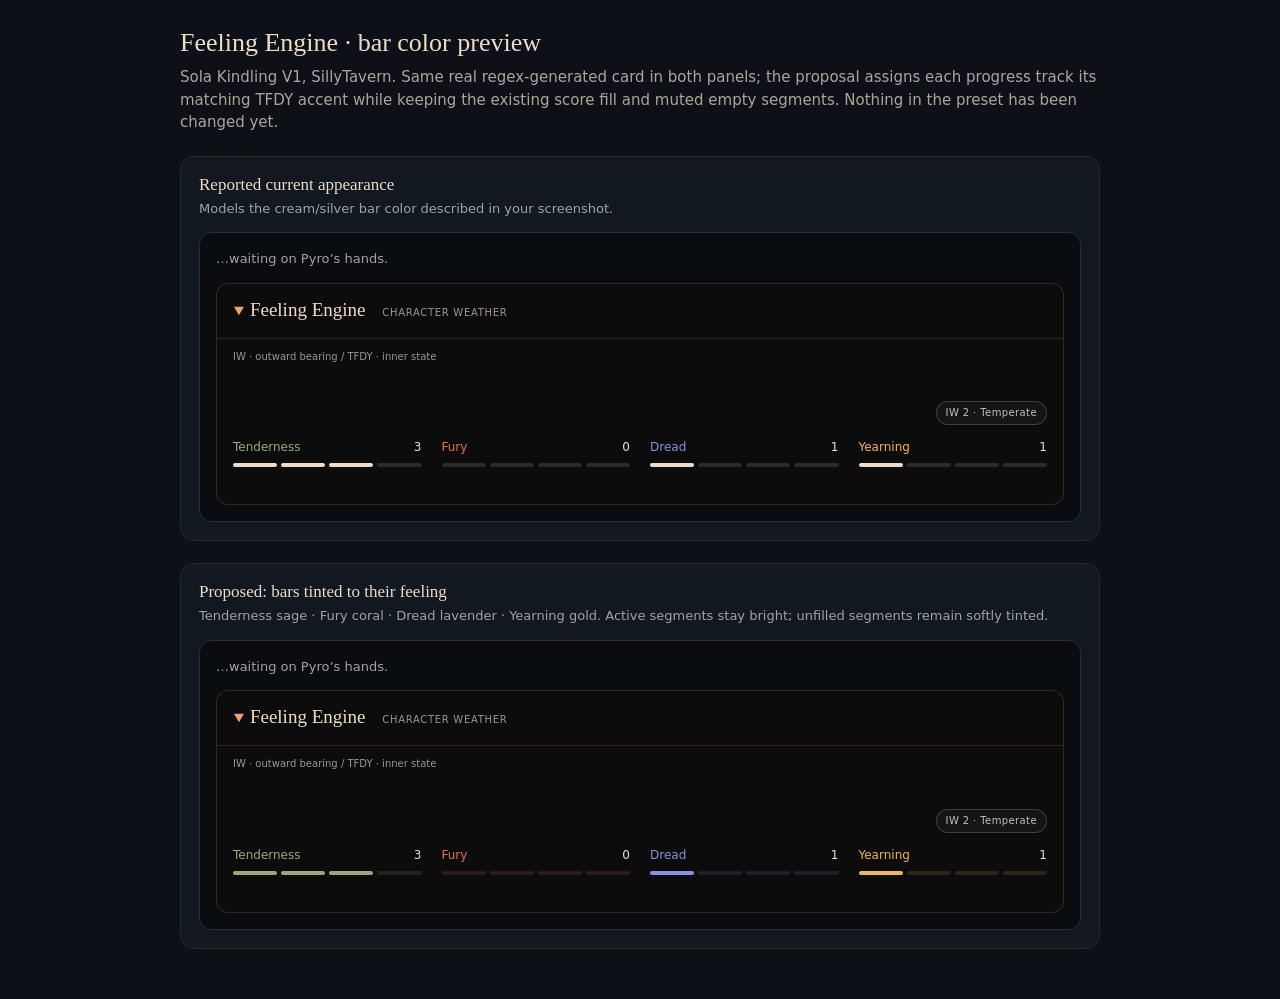
<file: previews/kindling-feeling-bars.html>
<!doctype html>
<html lang="en">
<head>
<meta charset="utf-8">
<meta name="viewport" content="width=device-width,initial-scale=1">
<title>Sola Kindling — Feeling Engine bar color preview</title>
<style>
  *{box-sizing:border-box}
  body{margin:0;padding:28px 18px;background:#0d1117;color:#e9e1d8;font:15px/1.5 system-ui,sans-serif}
  main{max-width:920px;margin:0 auto}
  h1{font:26px Georgia,serif;color:#f0dcc4;margin:0 0 8px}
  .intro{color:#b0a49a;margin:0 0 22px}
  .variant{border:1px solid #33251f;border-radius:14px;background:#111820;padding:18px;margin:0 0 22px}
  .variant h2{font:17px Georgia,serif;margin:0 0 4px;color:#f0dcc4}
  .variant p{margin:0 0 14px;color:#a9a19a;font-size:13px}
  .message{border:1px solid #382a24;border-radius:12px;background:#090c10;padding:16px;max-width:100%}
  .line{margin:0 0 12px;color:#c9c0b8}
  .reported-current .sola-flare-track{color:#F0DCC4!important}
  @media(max-width:600px){body{padding:16px 10px}.variant{padding:12px}.message{padding:12px}}
</style>
</head>
<body>
<main>
  <h1>Feeling Engine · bar color preview</h1>
  <p class="intro">Sola Kindling V1, SillyTavern. Same real regex-generated card in both panels; the proposal assigns each progress track its matching TFDY accent while keeping the existing score fill and muted empty segments. Nothing in the preset has been changed yet.</p>
  <section class="variant reported-current">
    <h2>Reported current appearance</h2>
    <p>Models the cream/silver bar color described in your screenshot.</p>
    <article class="message"><p class="line">…waiting on Pyro’s hands.</p><div class="sola-flare-root sola-flare-feeling" style="font-family:system-ui,sans-serif;line-height:1.6;color:#F0DCC4;"><style>.sola-flare-drawer{interpolate-size:allow-keywords}.sola-flare-drawer::details-content{block-size:0;overflow:hidden;opacity:0;transform:translateY(-5px);transition:block-size .80s cubic-bezier(0.16,1,0.3,1),opacity .80s cubic-bezier(0.16,1,0.3,1),transform .80s cubic-bezier(0.16,1,0.3,1),content-visibility .80s allow-discrete}.sola-flare-drawer[open]::details-content{block-size:auto;opacity:1;transform:translateY(0)}.sola-flare-drawer>summary::marker{color:#F4A261}.sola-flare-drawer>summary:focus-visible{outline:2px solid #F4A261;outline-offset:-3px}.sola-flare-drawer[open]>summary{border-bottom:1px solid #E07A5F30}@media(prefers-reduced-motion:reduce){.sola-flare-drawer::details-content{transition:none}}</style><style>.sola-flare-feeling .sola-flare-track>i{background:currentColor;opacity:.145;}.sola-flare-feeling .sola-flare-track[data-score="1"]>i:nth-child(-n+1){opacity:1;}.sola-flare-feeling .sola-flare-track[data-score="2"]>i:nth-child(-n+2){opacity:1;}.sola-flare-feeling .sola-flare-track[data-score="3"]>i:nth-child(-n+3){opacity:1;}.sola-flare-feeling .sola-flare-track[data-score="4"]>i:nth-child(-n+4){opacity:1;}.sola-flare-feeling .sola-flare-character+.sola-flare-character{border-top:1px solid #E07A5F20;}</style><details open class="sola-flare-drawer" aria-label="Feeling Engine" style="border:1px solid #E07A5F38;border-radius:12px;overflow:hidden;background:#120D0B80;"><summary style="cursor:pointer;padding:15px 17px;color:#F4A261;"><strong style="font:19px Georgia,serif;color:#F0DCC4;">Feeling Engine</strong> <span style="font-size:10px;letter-spacing:.07em;color:#A3948A;margin-left:12px;display:inline-block;">CHARACTER WEATHER</span></summary><div class="sola-flare-feeling-body" style="font-size:13px;white-space:pre-wrap;"><div style="padding:10px 16px 0;font-size:10px;color:#A3948A;white-space:normal;">IW · outward bearing / TFDY · inner state</div>
<section class="sola-flare-character" style="padding:16px;white-space:normal;"><div style="display:flex;flex-wrap:wrap;justify-content:space-between;gap:8px;align-items:center;margin-bottom:13px;"><strong style="font:18px Georgia,serif;color:#FDF6F0;"></strong><span class="sola-flare-iw" style="font-size:10px;letter-spacing:.04em;color:#BAC3C7;border:1px solid #BAC3C740;border-radius:20px;padding:3px 9px;background:#BAC3C70C;">IW 2 · Temperate</span></div><div class="sola-flare-weather-row" style="display:flex;flex-wrap:wrap;gap:12px 20px;"><div class="sola-flare-metric" style="font-size:12px;flex:1 1 130px;color:#9AA87A;">Tenderness <span style="float:right;color:#F0DCC4;">3 <span style="color:#9AA87A;"></span></span><div class="sola-flare-track" data-score="3" aria-hidden="true" style="display:flex;gap:4px;margin-top:6px;"><i style="height:4px;flex:1;border-radius:2px;"></i><i style="height:4px;flex:1;border-radius:2px;"></i><i style="height:4px;flex:1;border-radius:2px;"></i><i style="height:4px;flex:1;border-radius:2px;"></i></div></div><div class="sola-flare-metric" style="font-size:12px;flex:1 1 130px;color:#EE6C4D;">Fury <span style="float:right;color:#F0DCC4;">0 <span style="color:#EE6C4D;"></span></span><div class="sola-flare-track" data-score="0" aria-hidden="true" style="display:flex;gap:4px;margin-top:6px;"><i style="height:4px;flex:1;border-radius:2px;"></i><i style="height:4px;flex:1;border-radius:2px;"></i><i style="height:4px;flex:1;border-radius:2px;"></i><i style="height:4px;flex:1;border-radius:2px;"></i></div></div><div class="sola-flare-metric" style="font-size:12px;flex:1 1 130px;color:#8592E6;">Dread <span style="float:right;color:#F0DCC4;">1 <span style="color:#8592E6;"></span></span><div class="sola-flare-track" data-score="1" aria-hidden="true" style="display:flex;gap:4px;margin-top:6px;"><i style="height:4px;flex:1;border-radius:2px;"></i><i style="height:4px;flex:1;border-radius:2px;"></i><i style="height:4px;flex:1;border-radius:2px;"></i><i style="height:4px;flex:1;border-radius:2px;"></i></div></div><div class="sola-flare-metric" style="font-size:12px;flex:1 1 130px;color:#F3B74B;">Yearning <span style="float:right;color:#F0DCC4;">1 <span style="color:#F3B74B;"></span></span><div class="sola-flare-track" data-score="1" aria-hidden="true" style="display:flex;gap:4px;margin-top:6px;"><i style="height:4px;flex:1;border-radius:2px;"></i><i style="height:4px;flex:1;border-radius:2px;"></i><i style="height:4px;flex:1;border-radius:2px;"></i><i style="height:4px;flex:1;border-radius:2px;"></i></div></div></div></section>
</div></details></div></article>
  </section>
  <section class="variant proposed">
    <h2>Proposed: bars tinted to their feeling</h2>
    <p>Tenderness sage · Fury coral · Dread lavender · Yearning gold. Active segments stay bright; unfilled segments remain softly tinted.</p>
    <article class="message"><p class="line">…waiting on Pyro’s hands.</p><div class="sola-flare-root sola-flare-feeling" style="font-family:system-ui,sans-serif;line-height:1.6;color:#F0DCC4;"><style>.sola-flare-drawer{interpolate-size:allow-keywords}.sola-flare-drawer::details-content{block-size:0;overflow:hidden;opacity:0;transform:translateY(-5px);transition:block-size .80s cubic-bezier(0.16,1,0.3,1),opacity .80s cubic-bezier(0.16,1,0.3,1),transform .80s cubic-bezier(0.16,1,0.3,1),content-visibility .80s allow-discrete}.sola-flare-drawer[open]::details-content{block-size:auto;opacity:1;transform:translateY(0)}.sola-flare-drawer>summary::marker{color:#F4A261}.sola-flare-drawer>summary:focus-visible{outline:2px solid #F4A261;outline-offset:-3px}.sola-flare-drawer[open]>summary{border-bottom:1px solid #E07A5F30}@media(prefers-reduced-motion:reduce){.sola-flare-drawer::details-content{transition:none}}</style><style>.sola-flare-feeling .sola-flare-track>i{background:currentColor;opacity:.145;}.sola-flare-feeling .sola-flare-track[data-score="1"]>i:nth-child(-n+1){opacity:1;}.sola-flare-feeling .sola-flare-track[data-score="2"]>i:nth-child(-n+2){opacity:1;}.sola-flare-feeling .sola-flare-track[data-score="3"]>i:nth-child(-n+3){opacity:1;}.sola-flare-feeling .sola-flare-track[data-score="4"]>i:nth-child(-n+4){opacity:1;}.sola-flare-feeling .sola-flare-character+.sola-flare-character{border-top:1px solid #E07A5F20;}</style><details open class="sola-flare-drawer" aria-label="Feeling Engine" style="border:1px solid #E07A5F38;border-radius:12px;overflow:hidden;background:#120D0B80;"><summary style="cursor:pointer;padding:15px 17px;color:#F4A261;"><strong style="font:19px Georgia,serif;color:#F0DCC4;">Feeling Engine</strong> <span style="font-size:10px;letter-spacing:.07em;color:#A3948A;margin-left:12px;display:inline-block;">CHARACTER WEATHER</span></summary><div class="sola-flare-feeling-body" style="font-size:13px;white-space:pre-wrap;"><div style="padding:10px 16px 0;font-size:10px;color:#A3948A;white-space:normal;">IW · outward bearing / TFDY · inner state</div>
<section class="sola-flare-character" style="padding:16px;white-space:normal;"><div style="display:flex;flex-wrap:wrap;justify-content:space-between;gap:8px;align-items:center;margin-bottom:13px;"><strong style="font:18px Georgia,serif;color:#FDF6F0;"></strong><span class="sola-flare-iw" style="font-size:10px;letter-spacing:.04em;color:#BAC3C7;border:1px solid #BAC3C740;border-radius:20px;padding:3px 9px;background:#BAC3C70C;">IW 2 · Temperate</span></div><div class="sola-flare-weather-row" style="display:flex;flex-wrap:wrap;gap:12px 20px;"><div class="sola-flare-metric" style="font-size:12px;flex:1 1 130px;color:#9AA87A;">Tenderness <span style="float:right;color:#F0DCC4;">3 <span style="color:#9AA87A;"></span></span><div class="sola-flare-track" data-score="3" aria-hidden="true" style="display:flex;gap:4px;margin-top:6px;color:#9AA87A;"><i style="height:4px;flex:1;border-radius:2px;"></i><i style="height:4px;flex:1;border-radius:2px;"></i><i style="height:4px;flex:1;border-radius:2px;"></i><i style="height:4px;flex:1;border-radius:2px;"></i></div></div><div class="sola-flare-metric" style="font-size:12px;flex:1 1 130px;color:#EE6C4D;">Fury <span style="float:right;color:#F0DCC4;">0 <span style="color:#EE6C4D;"></span></span><div class="sola-flare-track" data-score="0" aria-hidden="true" style="display:flex;gap:4px;margin-top:6px;color:#EE6C4D;"><i style="height:4px;flex:1;border-radius:2px;"></i><i style="height:4px;flex:1;border-radius:2px;"></i><i style="height:4px;flex:1;border-radius:2px;"></i><i style="height:4px;flex:1;border-radius:2px;"></i></div></div><div class="sola-flare-metric" style="font-size:12px;flex:1 1 130px;color:#8592E6;">Dread <span style="float:right;color:#F0DCC4;">1 <span style="color:#8592E6;"></span></span><div class="sola-flare-track" data-score="1" aria-hidden="true" style="display:flex;gap:4px;margin-top:6px;color:#8592E6;"><i style="height:4px;flex:1;border-radius:2px;"></i><i style="height:4px;flex:1;border-radius:2px;"></i><i style="height:4px;flex:1;border-radius:2px;"></i><i style="height:4px;flex:1;border-radius:2px;"></i></div></div><div class="sola-flare-metric" style="font-size:12px;flex:1 1 130px;color:#F3B74B;">Yearning <span style="float:right;color:#F0DCC4;">1 <span style="color:#F3B74B;"></span></span><div class="sola-flare-track" data-score="1" aria-hidden="true" style="display:flex;gap:4px;margin-top:6px;color:#F3B74B;"><i style="height:4px;flex:1;border-radius:2px;"></i><i style="height:4px;flex:1;border-radius:2px;"></i><i style="height:4px;flex:1;border-radius:2px;"></i><i style="height:4px;flex:1;border-radius:2px;"></i></div></div></div></section>
</div></details></div></article>
  </section>
</main>
</body>
</html>
</file>
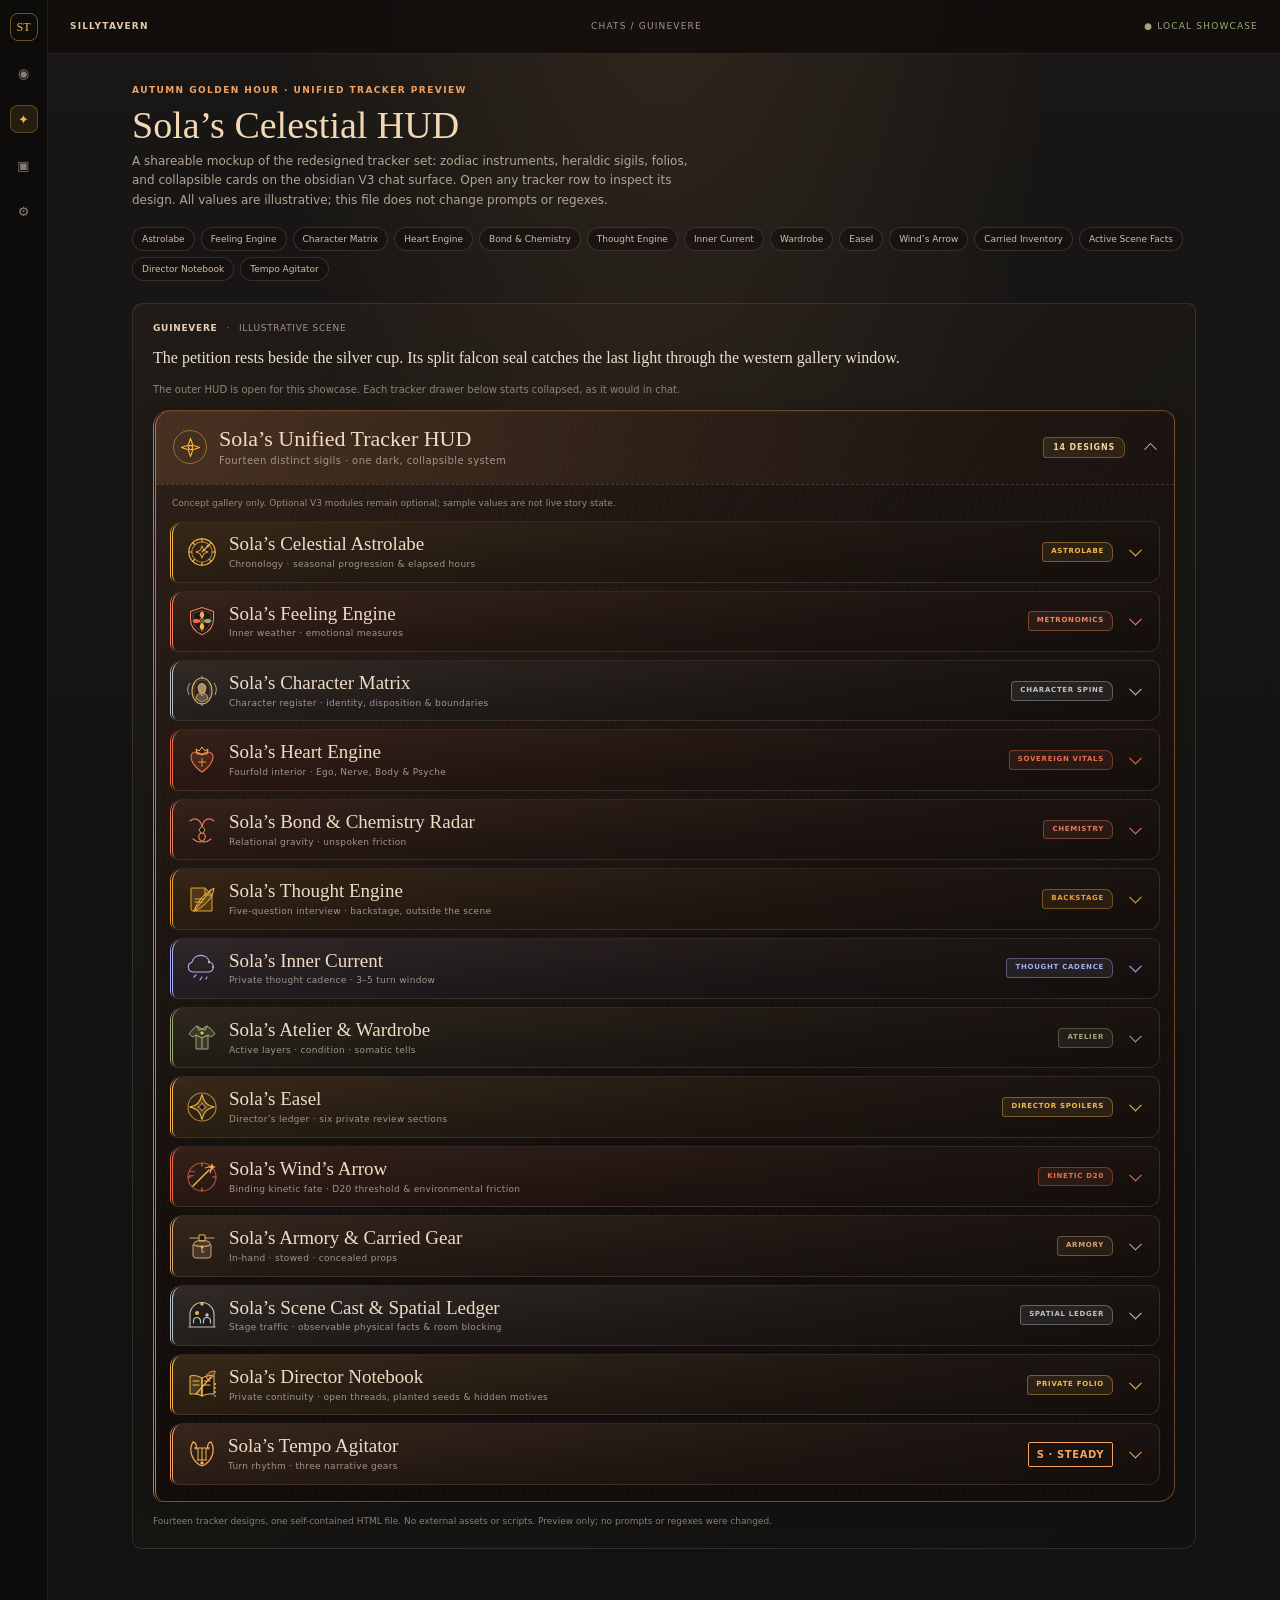
<file: previews/sola-tracker-hud-showcase.html>
<!doctype html>
<html lang="en">
<head>
  <meta charset="utf-8">
  <meta name="viewport" content="width=device-width, initial-scale=1">
  <meta name="color-scheme" content="dark">
  <title>Sola’s Unified Tracker HUD — Showcase</title>
  <style>
    :root {
      color-scheme: dark;
      --bg: #141516;
      --surface: #1a1310;
      --panel: #211e1a;
      --panel-deep: #120d0b;
      --border: rgba(163, 148, 138, .25);
      --muted: #a3948a;
      --ivory: #f0dcc4;
      --gold: #f3b74b;
      --amber: #f4a261;
      --cider: #e9a036;
      --copper: #e07a5f;
      --coral: #ee6c4d;
      --rose: #f4845f;
      --sage: #9aa87a;
      --bluegray: #bac3c7;
      --lavender: #a5adf0;
      --paper: #fdf6f0;
    }
    * { box-sizing: border-box; }
    html { min-width: 320px; background: var(--bg); scroll-behavior: smooth; }
    body {
      margin: 0;
      min-height: 100vh;
      color: var(--ivory);
      background: radial-gradient(ellipse at 52% -12%, rgba(244, 162, 97, .12), transparent 42%), linear-gradient(180deg, #191715, #111211 75%);
      font: 14px/1.55 Georgia, "Times New Roman", serif;
    }
    .app { display: grid; grid-template-columns: 48px minmax(0, 1fr); min-height: 100vh; }
    .rail { display: flex; flex-direction: column; align-items: center; gap: 18px; padding: 13px 6px; border-right: 1px solid rgba(163, 148, 138, .14); background: rgba(10, 9, 8, .72); color: var(--muted); }
    .rail-mark, .rail-dot { display: grid; place-items: center; width: 28px; height: 28px; border-radius: 8px; }
    .rail-mark { border: 1px solid rgba(243, 183, 75, .42); color: var(--gold); font: 12px/1 Georgia,'Times New Roman',serif; }
    .rail-dot { color: #897e73; font: 13px/1 ui-sans-serif, system-ui, sans-serif; }
    .rail-dot.active { border: 1px solid rgba(243, 183, 75, .28); background: rgba(243, 183, 75, .1); color: var(--gold); }
    .main { min-width: 0; }
    .topbar { display: flex; align-items: center; justify-content: space-between; gap: 12px; min-height: 54px; padding: 0 22px; border-bottom: 1px solid rgba(163, 148, 138, .16); background: rgba(15, 12, 10, .8); color: var(--muted); font: 9px/1.4 ui-sans-serif, system-ui, sans-serif; letter-spacing: .13em; text-transform: uppercase; }
    .topbar-brand { color: #e0c9a6; font-weight: 700; }
    .topbar-state { color: var(--sage); }
    .page { width: min(100%, 1120px); margin: 0 auto; padding: 30px 28px 72px; }
    .page-kicker { color: var(--amber); font: 700 9px/1.4 ui-sans-serif, system-ui, sans-serif; letter-spacing: .16em; text-transform: uppercase; }
    h1 { margin: 7px 0 5px; color: #f2d8b6; font: 400 clamp(27px, 4vw, 38px)/1.15 Georgia, "Times New Roman", serif; }
    .intro { max-width: 74ch; margin: 0; color: #b3a592; font: 12px/1.6 ui-sans-serif, system-ui, sans-serif; }
    .index { display: flex; flex-wrap: wrap; gap: 6px; margin: 17px 0 0; }
    .index a { padding: 5px 9px; border: 1px solid rgba(163, 148, 138, .23); border-radius: 999px; color: #cfbea7; background: rgba(22, 16, 14, .65); font: 9px/1.35 ui-sans-serif, system-ui, sans-serif; text-decoration: none; }
    .index a:hover, .index a:focus-visible { border-color: var(--gold); color: var(--gold); outline: none; }
    .turn { margin-top: 22px; padding: 18px 20px 20px; border: 1px solid rgba(163, 148, 138, .2); border-radius: 11px 8px 13px 9px; background: linear-gradient(135deg, rgba(244, 162, 97, .045), rgba(18, 18, 17, .44)); }
    .turn-meta { display: flex; align-items: center; gap: 9px; margin-bottom: 9px; color: var(--muted); font: 9px/1.4 ui-sans-serif, system-ui, sans-serif; letter-spacing: .08em; text-transform: uppercase; }
    .turn-meta strong { color: #e7d2b7; font-weight: 600; }
    .turn-copy { margin: 0; color: #ede0cf; font-size: 16px; line-height: 1.7; }
    .turn-note { margin: 11px 0 8px; color: #8f8478; font: 10px/1.5 ui-sans-serif, system-ui, sans-serif; }
    .hud-shell { --shadowWidth: 0 !important; margin-top: 13px; overflow: hidden; border: 1px solid rgba(244, 162, 97, .38); border-left: 3px double rgba(244, 162, 97, .72); border-radius: 17px 12px 16px 10px; background: radial-gradient(ellipse at 4% 0, rgba(244, 162, 97, .085), transparent 56%), repeating-linear-gradient(101deg, rgba(240, 220, 196, .014) 0 1px, transparent 1px 6px), linear-gradient(#1a1310, #120d0b); box-shadow: 0 5px 18px rgba(18, 13, 11, .32), inset 0 1px 0 rgba(240, 220, 196, .05); }
    .hud-shell > summary { position: relative; display: flex; align-items: center; gap: 12px; min-width: 0; padding: 15px 49px 15px 17px; color: var(--amber); background: linear-gradient(98deg, rgba(244, 162, 97, .13), rgba(26, 19, 16, .22)); cursor: pointer; list-style: none; user-select: none; }
    .hud-shell > summary::-webkit-details-marker, .track-card > summary::-webkit-details-marker { display: none; }
    .hud-shell > summary::marker, .track-card > summary::marker { content: ""; }
    .hud-shell > summary:focus-visible, .track-card > summary:focus-visible { outline: 2px solid currentColor; outline-offset: -4px; }
    .hud-crest { display: grid; place-items: center; flex: 0 0 34px; width: 34px; height: 34px; border: 1px solid rgba(243, 183, 75, .48); border-radius: 50%; color: var(--gold); }
    .hud-crest svg { width: 23px; height: 23px; fill: none; stroke: currentColor; stroke-width: 1.15; stroke-linecap: round; stroke-linejoin: round; }
    .hud-title { display: grid; min-width: 0; gap: 2px; }
    .hud-title strong { color: var(--ivory); font: 400 22px/1.2 Georgia, "Times New Roman", serif; }
    .hud-title small { color: var(--muted); font: 10px/1.45 ui-sans-serif, system-ui, sans-serif; letter-spacing: .04em; }
    .hud-count { flex: 0 0 auto; margin-left: auto; padding: 4px 9px; border: 1px solid rgba(243, 183, 75, .34); border-radius: 4px 9px 6px 3px; color: #f2d39b; background: rgba(243, 183, 75, .09); font: 700 8px/1.4 ui-sans-serif, system-ui, sans-serif; letter-spacing: .1em; }
    .hud-chevron, .card-chevron { position: absolute; top: 50%; right: 19px; width: 9px; height: 9px; border-right: 1px solid currentColor; border-bottom: 1px solid currentColor; transform: translateY(-70%) rotate(45deg); transition: transform .25s ease; }
    .hud-shell[open] > summary .hud-chevron, .track-card[open] > summary .card-chevron { transform: translateY(-25%) rotate(225deg); }
    .hud-body { display: grid; gap: 8px; padding: 12px 14px 16px; border-top: 1px dashed rgba(163, 148, 138, .28); }
    .hud-disclaimer { margin: 0 2px 3px; color: #988b7c; font: 9px/1.5 ui-sans-serif, system-ui, sans-serif; }
    .track-card { --accent: var(--amber); --shadowWidth: 0 !important; min-width: 0; overflow: hidden; border: 1px solid rgba(163, 148, 138, .2); border-left: 3px double var(--accent); border-radius: 13px 9px 12px 8px; background: radial-gradient(ellipse at 3% 0, rgba(244, 162, 97, .045), transparent 58%), linear-gradient(#1a1310, #120d0b); transition: border-color .25s ease, box-shadow .25s ease; }
    .track-card[open] { border-color: color-mix(in srgb, var(--accent) 62%, rgba(163, 148, 138, .2)); box-shadow: 0 5px 16px rgba(0, 0, 0, .22), 0 0 15px color-mix(in srgb, var(--accent) 11%, transparent); }
    .track-card > summary { position: relative; display: flex; align-items: center; flex-wrap: wrap; gap: 8px 11px; min-width: 0; padding: 11px 46px 11px 13px; color: var(--accent); background: linear-gradient(98deg, color-mix(in srgb, var(--accent) 10%, transparent), rgba(26, 19, 16, .18)); cursor: pointer; list-style: none; user-select: none; }
    .track-icon { display: block; flex: 0 0 32px; width: 32px; height: 32px; overflow: visible; }
    .track-icon .line { fill: none; stroke: currentColor; stroke-width: 1.15; stroke-linecap: round; stroke-linejoin: round; }
    .track-icon .fill { fill: color-mix(in srgb, currentColor 17%, transparent); stroke: currentColor; stroke-width: 1; stroke-linejoin: round; }
    .track-name { display: grid; flex: 1 1 15rem; min-width: 0; gap: 2px; }
    .track-name strong { color: var(--ivory); font: 400 19px/1.2 Georgia, "Times New Roman", serif; overflow-wrap: anywhere; }
    .track-name small { color: var(--muted); font: 9px/1.4 ui-sans-serif, system-ui, sans-serif; letter-spacing: .035em; overflow-wrap: anywhere; }
    .track-badge { flex: 0 0 auto; max-width: 100%; padding: 4px 8px; border: 1px solid color-mix(in srgb, var(--accent) 40%, transparent); border-radius: 4px 8px 5px 3px; color: var(--accent); background: color-mix(in srgb, var(--accent) 9%, transparent); font: 700 7px/1.4 ui-sans-serif, system-ui, sans-serif; letter-spacing: .1em; overflow-wrap: anywhere; }
    .track-body { display: grid; gap: 11px; min-width: 0; padding: 12px 14px 15px; border-top: 1px dashed rgba(163, 148, 138, .23); }
    .sample-tag { justify-self: start; max-width: 100%; padding: 4px 8px; border: 1px solid rgba(163, 148, 138, .25); border-radius: 999px; color: #d0bea6; background: rgba(18, 13, 11, .42); font: 700 7px/1.4 ui-sans-serif, system-ui, sans-serif; letter-spacing: .1em; text-transform: uppercase; overflow-wrap: anywhere; }
    .subpanel { min-width: 0; padding: 11px 12px; border: 1px solid rgba(163, 148, 138, .18); border-radius: 8px 5px 9px 6px; background: rgba(18, 13, 11, .48); }
    .panel-label { display: block; margin-bottom: 4px; color: var(--accent); font: 700 8px/1.4 ui-sans-serif, system-ui, sans-serif; letter-spacing: .12em; text-transform: uppercase; }
    .panel-value { color: #e8d6be; font: 12px/1.5 ui-sans-serif, system-ui, sans-serif; overflow-wrap: anywhere; }
    .panel-note { margin: 4px 0 0; color: #a99b89; font: italic 10px/1.45 Georgia, "Times New Roman", serif; overflow-wrap: anywhere; }
    .grid-2 { display: grid; grid-template-columns: repeat(2, minmax(0, 1fr)); gap: 8px; }
    .grid-3 { display: grid; grid-template-columns: repeat(3, minmax(0, 1fr)); gap: 8px; }
    .label-row { display: flex; align-items: baseline; justify-content: space-between; flex-wrap: wrap; gap: 4px 9px; margin-bottom: 4px; }
    .label-row .panel-label { margin: 0; }
    .micro-label { color: #a3948a; font: 700 7px/1.35 ui-sans-serif, system-ui, sans-serif; letter-spacing: .08em; text-transform: uppercase; }
    .paper-note, .matrix-sola-note { position: relative; padding: 13px 15px; border: 1px solid #aa8959; border-left-color: #8f6b3e; border-radius: 4px 8px 6px 3px; background: radial-gradient(ellipse at 0% 100%, rgba(115,73,34,.15), transparent 65%), repeating-linear-gradient(97deg, rgba(78,49,24,.025) 0 1px, transparent 1px 6px), linear-gradient(112deg, #dec18e, #ead5ae); color: #1a1310; }
    .paper-note .panel-label { color: #654321; font: 600 10px/1.5 ui-sans-serif, system-ui, sans-serif; letter-spacing: .06em; }
    .paper-note p, .matrix-sola-note p { margin: 0; color: #1a1310; font: italic 550 13px/1.65 ui-sans-serif, system-ui, sans-serif; overflow-wrap: anywhere; }
    .astro { --accent: var(--gold); }
    .feeling { --accent: var(--rose); }
    .matrix { --accent: var(--bluegray); }
    .matrix-register { position: relative; border: 1px solid #8e744d; background: linear-gradient(105deg, rgba(243,183,75,.035), transparent 50%), #191816; color: #eee0ce; box-shadow: inset 0 0 0 4px #191816, inset 0 0 0 5px rgba(214,175,112,.18); }
    .matrix-nameplate { position: relative; display: flex; align-items: center; justify-content: center; gap: 28px; padding: 22px 30px; border-bottom: 3px double #806844; background: radial-gradient(ellipse at 30% 50%, rgba(214,175,112,.12), transparent 65%), repeating-linear-gradient(90deg, transparent 0 16px, rgba(214,175,112,.025) 16px 17px), linear-gradient(100deg, #30261c, #211e19); }
    .matrix-nameplate::before, .matrix-nameplate::after { position: absolute; top: 12px; bottom: 12px; width: 18px; border-top: 1px solid #ab8750; border-bottom: 1px solid #ab8750; content: ""; pointer-events: none; }
    .matrix-nameplate::before { left: 12px; border-left: 1px solid #ab8750; }
    .matrix-nameplate::after { right: 12px; border-right: 1px solid #ab8750; }
    .matrix-cameo { display: block; flex: 0 0 148px; width: 148px; height: 180px; }
    .matrix-heading { min-width: 0; max-width: 360px; }
    .matrix-heading::after { display: block; width: 90px; height: 5px; margin-top: 15px; border-top: 1px solid #b58e52; border-bottom: 1px solid #695437; content: ""; }
    .matrix-nameplate h2 { margin: 3px 0 4px; color: #f5dfbe; font: 400 29px/1.15 Georgia,'Times New Roman',serif; }
    .matrix-nameplate p { margin: 0; color: #baa98e; font: 11px/1.5 ui-sans-serif, system-ui, sans-serif; }
    .matrix-register-label { color: #dab779; font: 600 10px/1.4 ui-sans-serif, system-ui, sans-serif; letter-spacing: .12em; text-transform: uppercase; }
    .matrix-presence { display: grid; grid-template-columns: 1fr 1fr; gap: 20px; padding: 14px 24px; border-bottom: 1px solid #494034; }
    .matrix-presence p { margin: 3px 0 0; color: #e8d6be; font: 12px/1.5 ui-sans-serif, system-ui, sans-serif; }
    .matrix-traits { display: grid; grid-template-columns: 1fr 1fr; margin: 0 24px; padding: 18px 0; gap: 24px; border-bottom: 1px solid #665843; }
    .matrix-trait { min-width: 0; }
    .matrix-trait strong { display: block; margin-top: 5px; color: #f0dcc4; font: 400 18px/1.35 Georgia,'Times New Roman',serif; }
    .matrix-trait:last-child { padding-left: 24px; border-left: 1px solid #665843; }
    .matrix-entries { margin: 0; padding: 0 24px 8px; }
    .matrix-entries > div { display: grid; grid-template-columns: 112px minmax(0, 1fr); align-items: baseline; gap: 18px; padding: 13px 0; border-bottom: 1px solid #39352e; }
    .matrix-entries > div:last-child { border-bottom: 0; }
    .matrix-entries dt { color: #dab779; font: 600 11px/1.5 ui-sans-serif, system-ui, sans-serif; }
    .matrix-entries dd { margin: 0; color: #e8d6be; font: 13px/1.55 Georgia,'Times New Roman',serif; overflow-wrap: anywhere; }
    .matrix-entries .matrix-boundary { border-top: 1px solid #665843; margin-top: 3px; }
    .matrix-sola-note { margin: 4px 24px 22px; }
    .matrix-sola-note h3 { margin: 0 0 5px; color: #654321; font: 600 12px/1.5 ui-sans-serif, system-ui, sans-serif; }
    .matrix-sola-note small { display: block; margin-top: 6px; color: #634b37; font: 10px/1.4 ui-sans-serif, system-ui, sans-serif; }
    .heart { --accent: var(--coral); }
    .bond { --accent: var(--copper); }
    .thought { --accent: var(--cider); }
    .current { --accent: var(--lavender); }
    .wardrobe { --accent: var(--sage); }
    .easel { --accent: var(--gold); }
    .arrow { --accent: var(--coral); }
    .wind-emblem { display: grid; place-items: center; margin: 15px 0 20px; padding: 12px 0; border-top: 1px solid #79603f; border-bottom: 3px double #79603f; background: radial-gradient(ellipse, rgba(212,176,103,.09), transparent 65%); }
    .wind-emblem svg { display: block; width: 300px; max-width: 100%; height: auto; }
    .sola-card-arrow .sola-arrow-dossier { display: flex; flex-direction: column; gap: 16px; min-width: 0; white-space: normal; }
    details.sola-card-arrow .sola-arrow-banner { --flight-color: #bac3c7; display: flex; flex-direction: column; align-items: flex-start; gap: 10px; padding: 18px; border: 1px solid var(--flight-color)!important; border-left-width: 4px!important; border-radius: 2px!important; background: linear-gradient(100deg, #282017, #181410)!important; box-shadow: inset 0 -5px 0 rgba(212,176,103,.04)!important; overflow-wrap: anywhere; }
    details.sola-card-arrow .sola-arrow-banner[data-trajectory="Bullseye" i] { --flight-color: #9aa87a; }
    details.sola-card-arrow .sola-arrow-banner[data-trajectory="Grazing Shot" i] { --flight-color: #f3b74b; }
    details.sola-card-arrow .sola-arrow-banner[data-trajectory="Wind Drift" i] { --flight-color: #ee6c4d; }
    details.sola-card-arrow .sola-arrow-banner .sola-traj-pill { display: inline-flex; align-items: center; gap: 10px!important; max-width: 100%; padding: 0!important; border: 0!important; border-radius: 0!important; background: transparent!important; color: var(--flight-color)!important; font: 400 25px/1.35 Georgia,'Times New Roman',serif!important; letter-spacing: .02em!important; text-transform: none!important; }
    details.sola-card-arrow .sola-arrow-banner .sola-traj-desc { flex: 0 1 auto!important; color: #c4b39a!important; font: 11px/1.6 ui-sans-serif, system-ui, sans-serif!important; letter-spacing: .08em; }
    details.sola-card-arrow .sola-arrow-banner .sola-traj-icon { display: none!important; width: 22px!important; height: 22px!important; }
    details.sola-card-arrow .sola-arrow-banner[data-trajectory="Bullseye" i] .sola-traj-icon-bullseye, details.sola-card-arrow .sola-arrow-banner[data-trajectory="Grazing Shot" i] .sola-traj-icon-grazing, details.sola-card-arrow .sola-arrow-banner[data-trajectory="Wind Drift" i] .sola-traj-icon-wind { display: inline-block!important; }
    details.sola-card-arrow .sola-arrow-banner:not([data-trajectory="Bullseye" i]):not([data-trajectory="Grazing Shot" i]):not([data-trajectory="Wind Drift" i]) .sola-traj-icon-neutral { display: inline-block!important; }
    .sola-card-arrow .sola-arrow-split { display: grid; grid-template-columns: repeat(2, minmax(0, 1fr)); gap: 16px; }
    .sola-card-arrow .sola-arrow-cell { min-width: 0; padding: 16px!important; border: 1px solid #79603f!important; border-left-width: 1px!important; border-top: 3px double #9d8051!important; border-radius: 2px!important; background: rgba(25,20,15,.8)!important; gap: 10px!important; overflow-wrap: anywhere; }
    .sola-card-arrow .sola-arrow-friction { border-top-color: #bc7557!important; }
    .sola-card-arrow .sola-arrow-cell-tag { color: #d4b067!important; font: 700 11px/1.6 ui-sans-serif, system-ui, sans-serif!important; letter-spacing: .06em!important; }
    .sola-card-arrow .sola-arrow-friction .sola-arrow-cell-tag { color: #dfa07c!important; }
    .sola-card-arrow .sola-arrow-cell-tag svg { flex-shrink: 0; width: 17px!important; height: 17px!important; }
    .sola-card-arrow .sola-arrow-gamble-val, .sola-card-arrow .sola-arrow-friction-val { color: #eadcc6!important; font: 15px/1.7 Georgia,'Times New Roman',serif!important; }
    .sola-card-arrow .sola-arrow-gamble:not(:has(.sola-arrow-gamble-val:not(:empty))), .sola-card-arrow .sola-arrow-friction:not(:has(.sola-arrow-friction-val:not(:empty))), .sola-card-arrow .sola-arrow-whisper:not(:has(.sola-arrow-whisper-text:not(:empty))) { display: none!important; }
    @media (max-width: 540px) { .sola-card-arrow .sola-arrow-split { grid-template-columns: minmax(0, 1fr); } .sola-card-arrow .sola-arrow-banner { padding: 14px; } }
    .inventory { --accent: #d4a373; }
    .scene { --accent: var(--bluegray); }
    .notebook { --accent: var(--gold); }
    .notebook-codex { position: relative; margin: 24px 0 8px; padding: 16px; border: 1px solid #9c774b; border-radius: 7px 10px 10px 5px; background: #3c2920; box-shadow: 0 7px 18px rgba(0,0,0,.3), inset 0 0 0 5px #483326; }
    .notebook-codex::before { content: ""; position: absolute; inset: 7px; border: 1px solid #8a6b43; border-radius: 3px 6px 6px 2px; pointer-events: none; }
    .notebook-codex::after { content: ""; position: absolute; top: -5px; right: 54px; width: 20px; height: 52px; background: linear-gradient(90deg, #5b302a, #a05c46 50%, #66382e); clip-path: polygon(0 0, 100% 0, 100% 100%, 50% 84%, 0 100%); pointer-events: none; }
    .sola-card-notebook .sola-notes-dossier { display: grid; grid-template-columns: repeat(2, minmax(0, 1fr)); grid-template-areas: "threads motives" "seeds horizon" ". whisper"; gap: 0 26px; min-width: 0; padding: 28px 14px; border-right: 3px double #b89b70; border-bottom: 4px double #b89b70; border-radius: 2px 3px 7px 2px; background: linear-gradient(90deg, #d8b98e, #ead8b4 5%, #e5cda6 45%, #c4a57a 49.5%, #a38760 50%, #ccb087 50.5%, #e9d5b0 55%, #e3c69b 95%, #cfad81); color: #302319; white-space: normal; }
    .sola-card-notebook .sola-notes-threads { grid-area: threads; }
    .sola-card-notebook .sola-notes-seeds { grid-area: seeds; }
    .sola-card-notebook .sola-notes-motives { grid-area: motives; }
    .sola-card-notebook .sola-notes-horizon { grid-area: horizon; }
    .sola-card-notebook .sola-notes-cell { min-width: 0; padding: 18px 22px 24px!important; border: 0!important; border-radius: 0!important; background: none!important; gap: 13px!important; }
    .sola-card-notebook .sola-notes-cell-tag { gap: 8px!important; color: #715027!important; font: 700 11px/1.6 ui-sans-serif, system-ui, sans-serif!important; letter-spacing: .08em!important; }
    .sola-card-notebook .sola-notes-seeds .sola-notes-cell-tag { color: #884b27!important; }
    .sola-card-notebook .sola-notes-motives .sola-notes-cell-tag { color: #66516c!important; }
    .sola-card-notebook .sola-notes-horizon .sola-notes-cell-tag { color: #8c4130!important; }
    .sola-card-notebook .sola-notes-cell-tag svg { width: 17px!important; height: 17px!important; flex-shrink: 0; }
    .sola-card-notebook :is(.sola-notes-threads-val, .sola-notes-seeds-val, .sola-notes-motives-val, .sola-notes-horizon-val) { color: #302319!important; font: 16px/1.85 Georgia,'Times New Roman',serif!important; white-space: pre-line; overflow-wrap: anywhere; }
    .sola-card-notebook .sola-notes-whisper { grid-area: whisper!important; min-width: 0; margin: 10px 22px 8px!important; padding: 15px 0 0!important; border: 0!important; border-top: 1px solid #a18156!important; border-radius: 0!important; background: none!important; box-shadow: none!important; }
    .sola-card-notebook .sola-notes-whisper::before { display: none!important; }
    .sola-card-notebook .sola-notes-whisper .sola-director-label { display: block; margin-bottom: 7px; color: #6b4729!important; font: 700 10px/1.6 ui-sans-serif, system-ui, sans-serif!important; letter-spacing: .06em; }
    .sola-card-notebook .sola-notes-whisper .sola-director-quote { display: block; color: #302319!important; font: italic 550 13px/1.8 ui-sans-serif, system-ui, sans-serif!important; white-space: pre-line; overflow-wrap: anywhere; }
    .sola-card-notebook .sola-notes-whisper, .sola-card-notebook .sola-notes-whisper * { text-shadow: none!important; }
    .sola-card-notebook .sola-notes-whisper-text:not(:empty)::before { content: "“"; }
    .sola-card-notebook .sola-notes-whisper-text:not(:empty)::after { content: "”"; }
    .sola-card-notebook .sola-notes-threads:not(:has(.sola-notes-threads-val:not(:empty))), .sola-card-notebook .sola-notes-seeds:not(:has(.sola-notes-seeds-val:not(:empty))), .sola-card-notebook .sola-notes-motives:not(:has(.sola-notes-motives-val:not(:empty))), .sola-card-notebook .sola-notes-horizon:not(:has(.sola-notes-horizon-val:not(:empty))), .sola-card-notebook .sola-notes-whisper:not(:has(.sola-notes-whisper-text:not(:empty))) { display: none!important; }
    .sola-card-notebook .sola-notes-dossier:not(:has(:is(.sola-notes-motives-val, .sola-notes-horizon-val):not(:empty))), .sola-card-notebook .sola-notes-dossier:not(:has(:is(.sola-notes-threads-val, .sola-notes-seeds-val):not(:empty))) { grid-template-columns: minmax(0, 1fr); grid-template-areas: "threads" "seeds" "motives" "horizon" "whisper"; background: linear-gradient(100deg, #ddc096, #ead8b4 15%, #e4c89e); }
    @media (max-width: 640px) {
      .notebook-codex { padding: 9px; }
      .notebook-codex::after { right: 27px; height: 40px; width: 15px; }
      .sola-card-notebook .sola-notes-dossier { grid-template-columns: minmax(0, 1fr); grid-template-areas: "threads" "seeds" "motives" "horizon" "whisper"; padding: 24px 0 18px; background: linear-gradient(100deg, #ddc096, #ead8b4 15%, #e4c89e); }
      .sola-card-notebook .sola-notes-cell { padding: 18px 15px!important; }
      .sola-card-notebook .sola-notes-whisper { margin: 10px 15px 8px!important; }
    }
    .tempo { --accent: var(--amber); }
    .astro-layout { display: grid; grid-template-columns: minmax(210px, .85fr) minmax(0, 1.15fr); align-items: center; gap: 13px; }
    .astro-art { display: block; width: min(100%, 290px); height: auto; margin: 0 auto; }
    .astro-art .engrave { fill: none; stroke: url(#astro-gold); stroke-linecap: round; stroke-linejoin: round; }
    .astro-art .fine { fill: none; stroke: #a3948a; stroke-width: 1; }
    .astro-art .gem { fill: rgba(243, 183, 75, .18); stroke: url(#astro-gold); stroke-width: 1.1; }
    .astro-almanac { position: relative; min-width: 0; padding: 20px; border-top: 3px double #a4844f; border-bottom: 3px double #a4844f; background: repeating-linear-gradient(90deg, rgba(221,184,113,.025) 0 1px, transparent 1px 10px), linear-gradient(135deg, #2b2419, #191714); }
    .astro-almanac::before, .astro-almanac::after { position: absolute; top: 7px; bottom: 7px; width: 10px; border-top: 1px solid #92713f; border-bottom: 1px solid #92713f; content: ""; pointer-events: none; }
    .astro-almanac::before { left: 5px; border-left: 1px solid #92713f; }
    .astro-almanac::after { right: 5px; border-right: 1px solid #92713f; }
    .almanac-label { display: block; color: #c4ad82; font: 600 10px/1.5 ui-sans-serif, system-ui, sans-serif; letter-spacing: .09em; text-transform: uppercase; }
    .almanac-heading { display: grid; grid-template-columns: minmax(0, 1fr) minmax(0, 1fr); align-items: center; gap: 18px; padding-bottom: 16px; border-bottom: 1px solid #6d5939; }
    .almanac-day { padding-right: 18px; border-right: 1px solid #6d5939; }
    .almanac-day strong { display: block; margin-top: 3px; color: #efcb88; font: 400 52px/1 Georgia,'Times New Roman',serif; font-variant-numeric: lining-nums; }
    .almanac-horizon strong { display: block; margin-top: 5px; color: #e5b776; font: 400 30px/1.2 Georgia,'Times New Roman',serif; }
    .almanac-chronology { padding: 15px 0; border-bottom: 1px solid #6d5939; }
    .almanac-chronology strong { display: block; margin-top: 5px; color: #ead6b2; font: 400 18px/1.5 Georgia,'Times New Roman',serif; overflow-wrap: anywhere; }
    .almanac-elapsed { display: flex; align-items: baseline; justify-content: space-between; gap: 12px; padding-top: 15px; flex-wrap: wrap; }
    .almanac-elapsed strong { color: #e1bd83; font: 400 18px/1.4 Georgia,'Times New Roman',serif; }
    .almanac-graduation { height: 8px; margin-top: 10px; border-top: 1px solid #806640; background: repeating-linear-gradient(90deg, #806640 0 1px, transparent 1px 12px); opacity: .65; }
    .feeling-layout { display: grid; grid-template-columns: minmax(220px, .88fr) minmax(0, 1.12fr); align-items: center; gap: 14px; }
    .feeling-art { width: min(100%, 300px); margin: 0 auto; }
    .feeling-art svg { display: block; width: 100%; height: auto; }
    .weather-readout { min-width: 0; padding: 16px; border: 1px solid #886a4c; border-radius: 3px 14px 3px 14px; background: linear-gradient(135deg, rgba(224,122,95,.08), transparent 55%), #201a16; box-shadow: inset 0 0 0 4px #201a16, inset 0 0 0 5px rgba(189,150,103,.18); }
    .weather-state { display: flex; align-items: center; justify-content: space-between; gap: 12px; padding: 3px 0 13px; border-bottom: 1px solid #715841; }
    .weather-label { display: block; color: #c9ad88; font: 600 10px/1.5 ui-sans-serif, system-ui, sans-serif; letter-spacing: .08em; text-transform: uppercase; }
    .weather-state strong { display: block; margin-top: 3px; color: #efe0ca; font: 400 32px/1.2 Georgia,'Times New Roman',serif; }
    .weather-kind { color: #a99a85; font: 600 9px/1.6 ui-sans-serif, system-ui, sans-serif; letter-spacing: .1em; text-align: right; }
    .weather-steps { display: grid; grid-template-columns: repeat(5, minmax(0, 1fr)); gap: 4px; margin: 12px 0 16px; padding: 0; list-style: none; }
    .weather-steps li { min-width: 0; padding: 6px 2px; border-bottom: 2px solid #665744; color: #a79985; font: 9px/1.4 ui-sans-serif, system-ui, sans-serif; text-align: center; overflow-wrap: anywhere; }
    .weather-steps b { display: block; margin-bottom: 3px; color: #c1a57b; font: 400 13px/1 Georgia,'Times New Roman',serif; }
    .weather-steps .active { border-color: #d8b471; color: #f0d7a4; background: linear-gradient(0deg, rgba(243,183,75,.12), transparent); }
    .currents-caption { display: flex; align-items: baseline; justify-content: space-between; gap: 10px; margin-bottom: 8px; color: #bfa68a; font: 600 10px/1.5 ui-sans-serif, system-ui, sans-serif; letter-spacing: .06em; text-transform: uppercase; }
    .currents-caption small { font-size: 9px; color: #a79985; letter-spacing: 0; }
    .current-grid { display: grid; grid-template-columns: repeat(2, minmax(0, 1fr)); gap: 8px; }
    .current-stat { min-width: 0; padding: 11px 10px; border: 1px solid color-mix(in srgb, var(--stat) 38%, #473b30); border-top: 2px solid var(--stat); border-radius: 2px 7px 2px 7px; background: linear-gradient(135deg, color-mix(in srgb, var(--stat) 11%, transparent), rgba(14,12,10,.5)); }
    .current-stat-label { display: block; color: #ecddc7; font: 600 11px/1.5 ui-sans-serif, system-ui, sans-serif; }
    .current-stat-row { display: flex; align-items: center; justify-content: space-between; gap: 8px; margin-top: 7px; }
    .current-stat strong { color: var(--stat); font: 400 24px/1 Georgia,'Times New Roman',serif; white-space: nowrap; }
    .current-trend { display: inline-block; margin-left: 3px; font: 14px/1 ui-sans-serif, system-ui, sans-serif; vertical-align: middle; }
    .current-measure { display: flex; gap: 5px; flex: 0 0 auto; }
    .current-measure i { display: block; width: 10px; height: 10px; border: 1px solid color-mix(in srgb, var(--stat) 48%, #473b30); background: #211b16; transform: rotate(45deg); }
    .current-measure .filled { background: color-mix(in srgb, var(--stat) 72%, #211b16); border-color: var(--stat); box-shadow: inset 0 0 0 2px rgba(20,15,10,.2); }
    .faculty-grid { display: grid; grid-template-columns: repeat(4, minmax(0, 1fr)); gap: 12px; }
    .faculty { position: relative; display: flex; flex-direction: column; align-items: center; min-width: 0; padding: 22px 14px 18px; border: 1px solid color-mix(in srgb, var(--fac) 48%, #30271e); border-radius: 24px 24px 5px 5px; background: radial-gradient(ellipse at 50% 20%, color-mix(in srgb, var(--fac) 12%, transparent), transparent 64%), #191511; text-align: center; box-shadow: inset 0 0 0 4px #191511, inset 0 0 0 5px color-mix(in srgb, var(--fac) 20%, transparent); }
    .faculty::after { display: block; width: 40px; margin-top: auto; padding-top: 14px; border-bottom: 3px double color-mix(in srgb, var(--fac) 60%, transparent); content: ""; }
    .faculty svg { display: block; flex: 0 0 auto; width: 112px; height: 128px; max-width: 100%; fill: none; stroke: var(--fac); stroke-width: 1.2; stroke-linecap: round; stroke-linejoin: round; }
    .faculty h3 { margin: 12px 0 3px; color: var(--fac); font: 400 22px/1.2 Georgia,'Times New Roman',serif; }
    .faculty .faculty-domain { display: block; color: #bcae9c; font: 600 9px/1.5 ui-sans-serif, system-ui, sans-serif; letter-spacing: .07em; text-transform: uppercase; }
    .faculty p { margin: 12px 0 0; color: #e9dac7; font: 13px/1.55 Georgia,'Times New Roman',serif; }
    .heart-caption { margin: 0; color: #baa98e; font: 11px/1.5 ui-sans-serif, system-ui, sans-serif; }
    @media (min-width: 541px) and (max-width: 900px) { .faculty-grid { grid-template-columns: repeat(2, minmax(0, 1fr)); } }
    .knot-art { display: block; width: min(100%, 240px); height: auto; margin: 0 auto; }
    .pair-slip { padding: 11px 12px; border: 1px solid rgba(224, 122, 95, .24); border-left: 3px solid var(--copper); border-radius: 6px 9px 7px 5px; background: rgba(18, 13, 11, .52); }
    .pair-head { display: flex; align-items: center; justify-content: space-between; flex-wrap: wrap; gap: 6px; margin-bottom: 8px; }
    .pair-head strong { color: var(--ivory); font: 600 14px/1.3 Georgia,'Times New Roman',serif; }
    .dynamic { padding: 3px 8px; border: 1px solid rgba(244, 162, 97, .3); border-radius: 999px; color: var(--amber); font: 700 7px/1.35 ui-sans-serif, system-ui, sans-serif; }
    .shift-list { display: grid; gap: 5px; }
    .shift { padding: 6px 8px; border: 1px solid rgba(154, 168, 122, .22); border-radius: 5px; color: #e8d6be; background: rgba(154, 168, 122, .045); font: 10px/1.45 ui-sans-serif, system-ui, sans-serif; }
    .shift.negative { border-color: rgba(238, 108, 77, .25); background: rgba(238, 108, 77, .05); }
    .thought-folio { position: relative; overflow: hidden; border: 1px solid #80603e; border-left: 8px solid #50372b; border-radius: 5px 16px 16px 5px; background: repeating-linear-gradient(95deg, rgba(233,190,129,.018) 0 1px, transparent 1px 8px), linear-gradient(110deg, #251c16, #191512); box-shadow: inset 3px 0 0 #a67c48, inset 7px 0 0 #211610, 4px 4px 0 #120e0b; }
    .thought-frontispiece { display: grid; grid-template-columns: 180px minmax(0, 1fr); gap: 24px; align-items: center; padding: 22px 28px; border-bottom: 3px double #725333; background: radial-gradient(ellipse at 25% 40%, rgba(233,160,54,.1), transparent 70%); }
    .thought-illustration { display: block; width: 180px; height: 180px; }
    .thought-frontispiece h2 { margin: 7px 0; color: #f1d2a5; font: 400 28px/1.15 Georgia,'Times New Roman',serif; }
    .thought-frontispiece p { margin: 0; max-width: 38ch; color: #c2ad95; font: 12px/1.6 Georgia,'Times New Roman',serif; }
    .thought-kicker { color: #d4aa6c; font: 600 10px/1.5 ui-sans-serif, system-ui, sans-serif; letter-spacing: .12em; text-transform: uppercase; }
    .thought-preamble { padding: 20px 26px 0; }
    .thought-preamble .sola-thought-action { margin: 0 0 12px; color: #c2ad95; font: italic 14px/1.7 Georgia,'Times New Roman',serif; overflow-wrap: anywhere; }
    @media (max-width: 600px) { .thought-preamble { padding: 18px 12px 0; } }
    .interview { display: grid; gap: 0; padding: 0 26px 20px; }
    .qa { display: grid; grid-template-columns: 32px minmax(0, 1fr); gap: 14px; align-items: start; padding: 18px 0; border-bottom: 1px solid #4e3a29; }
    .ordinal { display: block; padding-top: 2px; color: #c29558; font: 400 22px/1.2 Georgia,'Times New Roman',serif; text-align: center; }
    .qa q { display: block; color: #d7af75; font: 600 12px/1.5 ui-sans-serif, system-ui, sans-serif; quotes: none; }
    .qa p { margin: 7px 0 0; color: #ecdecd; font: 15px/1.65 Georgia,'Times New Roman',serif; }
    .qa.unspoken { margin-top: 16px; padding: 16px 14px 18px 0; border: 1px solid #825443; border-left: 3px solid #cf8567; background: linear-gradient(110deg, rgba(190,103,77,.12), rgba(0,0,0,.1)); }
    .qa.unspoken .ordinal { color: #e0a38b; }
    .unspoken-label { display: block; margin-bottom: 7px; color: #e0a38b; font: 600 10px/1.5 ui-sans-serif, system-ui, sans-serif; letter-spacing: .1em; text-transform: uppercase; }
    @media (max-width: 600px) {
      .thought-frontispiece { grid-template-columns: minmax(0, 1fr); gap: 6px; padding: 20px; text-align: center; }
      .thought-illustration { width: 150px; height: 150px; margin: 0 auto; }
      .thought-frontispiece h2 { font-size: 25px; }
      .thought-frontispiece p { margin: 0 auto; }
      .interview { padding: 0 12px 14px; }
      .qa { grid-template-columns: 23px minmax(0, 1fr); gap: 9px; }
      .qa p { font-size: 14px; }
    }
    .phase-track { display: grid; grid-template-columns: repeat(4, minmax(0, 1fr)); gap: 5px; }
    .phase { padding: 8px; border: 1px solid rgba(163, 148, 138, .17); border-radius: 5px 8px 6px 4px; color: #b6a996; background: rgba(18, 13, 11, .45); text-align: center; }
    .phase.active { border-color: rgba(165, 173, 240, .46); color: var(--lavender); background: rgba(133, 146, 230, .1); }
    .phase strong { display: block; font: 700 8px/1.4 ui-sans-serif, system-ui, sans-serif; }
    .phase small { display: block; margin-top: 3px; font: 8px/1.35 ui-sans-serif, system-ui, sans-serif; }
    .armory-locker { position: relative; margin-top: 20px; padding: 0 0 0 42px; border-top: 5px double #8d8066; border-bottom: 5px double #8d8066; background: linear-gradient(90deg, #30312c 0 34px, #181510 34px); }
    .armory-key { position: absolute; top: 18px; left: 5px; display: block; width: 24px; height: 96px; }
    .sola-card-inventory .sola-inv-slip { position: relative; min-width: 0; margin: 0!important; padding: 22px 20px!important; border: 0!important; border-bottom: 5px double #6e6553!important; border-radius: 0!important; background: repeating-linear-gradient(0deg, rgba(212,163,115,.025) 0 1px, transparent 1px 8px), #261e17!important; box-shadow: none!important; white-space: normal; overflow-wrap: anywhere; }
    .sola-card-inventory .sola-inv-slip::before { content: ""; position: absolute; left: -37px; top: 140px; width: 24px; height: 50px; border: 1px solid #a18e68; border-radius: 3px; background: radial-gradient(circle at 50% 9px, #c2ac7c 0 2px, transparent 2.5px), radial-gradient(circle at 50% 40px, #c2ac7c 0 2px, transparent 2.5px), linear-gradient(90deg, #48483d, #272b26); pointer-events: none; }
    .sola-card-inventory .sola-inv-header { padding-bottom: 16px!important; margin-bottom: 20px!important; border-bottom: 1px solid #66543c!important; gap: 12px!important; }
    .sola-card-inventory .sola-inv-char { min-width: 0; padding: 5px 14px; border: 1px solid #9c835b; background: #343328; color: #f0dcc4!important; font: 400 23px/1.3 Georgia,'Times New Roman',serif!important; }
    .sola-card-inventory .sola-inv-status-badge { padding: 0!important; border: 0!important; border-radius: 0!important; background: none!important; color: #baab90!important; font: 600 10px/1.5 ui-sans-serif, system-ui, sans-serif!important; }
    .sola-card-inventory .sola-inv-status-dot { display: none!important; }
    .sola-card-inventory .sola-inv-rows { display: grid!important; grid-template-columns: minmax(0, 1.2fr) repeat(2, minmax(0, 1fr)); gap: 0!important; }
    .sola-card-inventory :is(.sola-inv-inhand, .sola-inv-carried, .sola-inv-concealed) { padding: 16px!important; border: 0!important; border-radius: 0!important; background: none!important; min-width: 0; }
    .sola-card-inventory .sola-inv-inhand { background: linear-gradient(160deg, rgba(243,183,75,.09), transparent)!important; }
    .sola-card-inventory .sola-inv-carried { border-left: 1px solid #625e51!important; background: rgba(122,139,153,.045)!important; }
    .sola-card-inventory .sola-inv-concealed { border-left: 1px solid #625e51!important; background: linear-gradient(135deg, rgba(133,146,230,.06), rgba(0,0,0,.2))!important; }
    .sola-card-inventory :is(.sola-inv-inhand, .sola-inv-carried, .sola-inv-concealed) > div:first-child { gap: 8px!important; margin-bottom: 13px!important; font: 700 11px/1.6 ui-sans-serif, system-ui, sans-serif!important; letter-spacing: .05em!important; }
    .sola-card-inventory .sola-inv-rows svg { flex-shrink: 0; width: 18px!important; height: 18px!important; }
    .sola-card-inventory :is(.sola-inv-inhand-val, .sola-inv-carried-val, .sola-inv-concealed-val) { color: #eadcc6!important; font: 15px/1.8 Georgia,'Times New Roman',serif!important; }
    .sola-card-inventory .sola-inv-inhand-val { color: #eed6a6!important; font-size: 17px!important; }
    details.sola-card-inventory .sola-inv-whisper { margin-top: 20px!important; }
    .sola-card-inventory .sola-inv-carried:not(:has(.sola-inv-carried-val:not(:empty))), .sola-card-inventory .sola-inv-concealed:not(:has(.sola-inv-concealed-val:not(:empty))), .sola-card-inventory .sola-inv-whisper:not(:has(.sola-inv-whisper-text:not(:empty))) { display: none!important; }
    .sola-card-inventory .sola-inv-rows:not(:has(.sola-inv-carried-val:not(:empty))) { grid-template-columns: repeat(2, minmax(0, 1fr)); }
    .sola-card-inventory .sola-inv-rows:not(:has(.sola-inv-concealed-val:not(:empty))) { grid-template-columns: repeat(2, minmax(0, 1fr)); }
    .sola-card-inventory .sola-inv-rows:not(:has(:is(.sola-inv-carried-val, .sola-inv-concealed-val):not(:empty))) { grid-template-columns: minmax(0, 1fr); }
    .sola-card-inventory .sola-inv-slip:last-child { border-bottom: 0!important; }
    @media (max-width: 640px) {
      .armory-locker { padding-left: 28px; background: linear-gradient(90deg, #30312c 0 22px, #181510 22px); }
      .armory-key { left: 3px; width: 16px; height: 75px; }
      .sola-card-inventory .sola-inv-slip { padding: 18px 12px!important; }
      .sola-card-inventory .sola-inv-slip::before { left: -26px; width: 20px; }
      .sola-card-inventory .sola-inv-rows { grid-template-columns: minmax(0, 1fr)!important; }
      .sola-card-inventory :is(.sola-inv-inhand, .sola-inv-carried, .sola-inv-concealed) { padding: 15px 9px!important; border-left: 0!important; border-top: 1px solid #625e51!important; }
    }
    .atelier-needle { position: relative; z-index: 1; display: block; width: min(100%, 300px); height: auto; margin: 14px 0 -15px auto; pointer-events: none; }
    .sola-card-wardrobe .sola-ward-slip { position: relative; display: grid; grid-template-columns: minmax(0, 1.55fr) minmax(0, 1fr); gap: 18px 26px; min-width: 0; box-sizing: border-box; margin: 18px 0 28px!important; padding: 28px 26px 34px!important; border: 0!important; border-top: 5px solid #8d7652!important; border-radius: 0 0 12px 2px!important; background: repeating-linear-gradient(0deg, rgba(215,210,167,.035) 0 1px, transparent 1px 4px), repeating-linear-gradient(90deg, rgba(215,210,167,.035) 0 1px, transparent 1px 5px), #30342b!important; box-shadow: 0 6px 12px rgba(0,0,0,.2)!important; white-space: normal; overflow-wrap: anywhere; }
    .sola-card-wardrobe .sola-ward-slip::after { content: ""; position: absolute; inset: 10px 10px 12px; border: 1px dashed #857e5d; border-top: 0; pointer-events: none; }
    .sola-card-wardrobe .sola-ward-header { grid-column: 1 / -1; gap: 16px!important; padding-bottom: 15px!important; margin-bottom: 0!important; border-bottom: 1px dashed #8f8b68!important; }
    .sola-card-wardrobe .sola-ward-char { color: #efe3c9!important; font: 400 28px/1.25 Georgia,'Times New Roman',serif!important; min-width: 0; overflow-wrap: anywhere; }
    .sola-card-wardrobe .sola-ward-cond-badge { position: relative; max-width: 100%; box-sizing: border-box; padding: 8px 13px!important; border: 1px solid #b99c68!important; border-radius: 1px 1px 8px 1px!important; background: #554a32!important; color: #f0dfb7!important; font: 600 12px/1.5 ui-sans-serif, system-ui, sans-serif!important; transform: rotate(2deg); }
    .sola-card-wardrobe .sola-ward-cond-badge > span:first-child { flex-shrink: 0; width: 5px!important; height: 5px!important; background: #cdb582!important; box-shadow: none!important; border-radius: 50%!important; }
    .sola-card-wardrobe .sola-ward-section { grid-column: 1; margin-bottom: 0!important; }
    .sola-card-wardrobe .sola-ward-label { color: #c7c39b!important; font: 700 11px/1.5 ui-sans-serif, system-ui, sans-serif!important; letter-spacing: .1em!important; margin-bottom: 10px!important; }
    .sola-card-wardrobe .sola-ward-layers { padding: 0!important; border: 0!important; border-radius: 0!important; background: none!important; color: #f0e3c9!important; font: 19px/1.85 Georgia,'Times New Roman',serif!important; }
    .sola-card-wardrobe .sola-ward-tells-box { grid-column: 1; margin-bottom: 0!important; padding-top: 16px; border-top: 1px dashed #857e5d; }
    .sola-card-wardrobe .sola-ward-tells { padding: 0!important; color: #d5d2b5!important; font: italic 15px/1.8 Georgia,'Times New Roman',serif!important; }
    details.sola-card-wardrobe .sola-ward-whisper { grid-column: 2; grid-row: 2 / span 2; align-self: start; transform: rotate(-1deg); }
    .sola-card-wardrobe .sola-ward-whisper::after { content: ""; position: absolute; top: -4px; right: 14px; width: 9px; height: 9px; border: 1px solid #e3c78b; border-radius: 50%; background: #a1854e; box-shadow: 0 2px 3px rgba(0,0,0,.35); }
    .sola-card-wardrobe .sola-ward-slip:not(:has(.sola-ward-whisper-text:not(:empty))) { grid-template-columns: minmax(0, 1fr); }
    :is(.sola-card-wardrobe, .sola-card-arrow, .sola-card-inventory, .sola-card-cast) .sola-director-note { --shadowWidth: 0!important; position: relative; margin: 0!important; padding: 13px 15px!important; border: 1px solid #aa8959!important; border-left-color: #8f6b3e!important; border-radius: 4px 8px 6px 3px!important; background: radial-gradient(ellipse at 0% 100%, rgba(115,73,34,.15), transparent 65%), repeating-linear-gradient(97deg, rgba(78,49,24,.025) 0 1px, transparent 1px 6px), linear-gradient(112deg, #dec18e, #ead5ae)!important; color: #1a1310!important; }
    :is(.sola-card-wardrobe, .sola-card-arrow, .sola-card-inventory, .sola-card-cast) .sola-director-note::before { display: none!important; }
    :is(.sola-card-wardrobe, .sola-card-arrow, .sola-card-inventory, .sola-card-cast) .sola-director-note .sola-director-label { display: block; margin-bottom: 3px; color: #654321!important; font: 600 10px/1.5 ui-sans-serif, system-ui, sans-serif!important; letter-spacing: .06em; }
    :is(.sola-card-wardrobe, .sola-card-arrow, .sola-card-inventory, .sola-card-cast) .sola-director-note .sola-director-quote { display: block; color: #1a1310!important; font: italic 550 13px/1.65 ui-sans-serif, system-ui, sans-serif!important; overflow-wrap: anywhere; }
    :is(.sola-card-wardrobe, .sola-card-arrow, .sola-card-inventory, .sola-card-cast) .sola-director-note, :is(.sola-card-wardrobe, .sola-card-arrow, .sola-card-inventory, .sola-card-cast) .sola-director-note * { text-shadow: none!important; }
    :is(.sola-card-wardrobe, .sola-card-arrow, .sola-card-inventory, .sola-card-cast) .sola-director-quote:not(:empty)::before { content: "“"; }
    :is(.sola-card-wardrobe, .sola-card-arrow, .sola-card-inventory, .sola-card-cast) .sola-director-quote:not(:empty)::after { content: "”"; }
    .sola-card-wardrobe .sola-ward-whisper:not(:has(.sola-ward-whisper-text:not(:empty))), .sola-card-wardrobe .sola-ward-tells-box:not(:has(.sola-ward-tells:not(:empty))) { display: none!important; }
    .sola-card-wardrobe .sola-ward-slip:last-child { margin-bottom: 0!important; }
    @media (max-width: 640px) {
      .sola-card-wardrobe .sola-ward-slip { grid-template-columns: minmax(0, 1fr); gap: 20px; padding: 24px 20px 30px!important; }
      .sola-card-wardrobe .sola-ward-char { font-size: 25px!important; }
      .sola-card-wardrobe .sola-ward-layers { font-size: 17px!important; }
      details.sola-card-wardrobe .sola-ward-whisper { grid-column: 1; grid-row: auto; margin: 3px 0!important; transform: none; }
    }
    .easel-chart { overflow: hidden; border: 1px solid #806c43; background: linear-gradient(rgba(212,176,103,.025) 1px, transparent 1px), linear-gradient(90deg, rgba(212,176,103,.025) 1px, transparent 1px), #171916; background-size: 24px 24px; }
    .easel-heading { display: flex; align-items: center; justify-content: center; gap: 22px; padding: 22px; border-bottom: 3px double #6b6045; background: radial-gradient(ellipse at center, rgba(243,183,75,.08), transparent 70%); }
    .easel-heading svg { display: block; width: 128px; height: 128px; flex: 0 0 128px; }
    .easel-heading h2 { margin: 5px 0 7px; color: #edcf98; font: 400 28px/1.2 Georgia,'Times New Roman',serif; }
    .easel-heading p { margin: 0; color: #b6aa95; font: 11px/1.5 ui-sans-serif, system-ui, sans-serif; }
    .easel-chart h3 { margin: 0 0 10px; color: #dfbf85; font: 400 17px/1.3 Georgia,'Times New Roman',serif; }
    .easel-chart h3 span { margin-right: 7px; color: #a3916e; font: 12px/1.4 Georgia,'Times New Roman',serif; }
    .easel-checks, .easel-currents, .easel-storyboard, .easel-vault { padding: 18px 22px; border-bottom: 1px solid #514a37; }
    .easel-check-list { display: flex; flex-wrap: wrap; gap: 7px; margin: 0; padding: 0; list-style: none; }
    .easel-check-list li { padding: 6px 9px; border: 1px solid #60704c; color: #d1ddbb; background: rgba(154,168,122,.07); font: 11px/1.4 ui-sans-serif, system-ui, sans-serif; }
    .easel-check-list li::before { margin-right: 6px; color: #acbe8d; content: "✓"; }
    .easel-stage { display: grid; grid-template-columns: repeat(2, minmax(0, 1fr)); border-bottom: 1px solid #514a37; }
    .easel-stage section { min-width: 0; padding: 20px 22px; }
    .easel-stage section + section { border-left: 1px solid #514a37; }
    .easel-chart p { color: #e1d6c1; font: 13px/1.6 Georgia,'Times New Roman',serif; }
    .easel-stage p, .easel-currents p, .easel-vault p { margin: 0; }
    .easel-currents { border-left: 3px solid #9aa87a; background: rgba(154,168,122,.035); }
    .easel-branches { position: relative; display: grid; grid-template-columns: repeat(5, minmax(0, 1fr)); gap: 8px; padding: 19px 0 0; margin: 16px 0 0; list-style: none; }
    .easel-branches::before { position: absolute; top: 0; left: 10%; right: 10%; height: 1px; background: #a78b53; content: ""; }
    .easel-branches li { position: relative; padding: 10px 6px; border: 1px solid #7d6942; background: #26251b; color: #e8ca92; font: 12px/1.45 Georgia,'Times New Roman',serif; text-align: center; overflow-wrap: anywhere; }
    .easel-branches li::before { position: absolute; top: -20px; left: 50%; width: 1px; height: 19px; background: #a78b53; content: ""; }
    .easel-vault { border-bottom: 0; background: rgba(224,122,95,.06); }
    .easel-vault h3 { color: #e0a18a; }
    .easel-vault strong { color: #d2dfbb; font-weight: 600; }
    @media (max-width: 600px) {
      .easel-heading { flex-direction: column; gap: 9px; padding: 18px 14px; text-align: center; }
      .easel-heading svg { width: 112px; height: 112px; flex-basis: 112px; }
      .easel-heading h2 { font-size: 24px; }
      .easel-stage { grid-template-columns: minmax(0, 1fr); }
      .easel-stage section + section { border-left: 0; border-top: 1px solid #514a37; }
      .easel-stage section, .easel-checks, .easel-currents, .easel-storyboard, .easel-vault { padding: 16px 14px; }
      .easel-branches { grid-template-columns: minmax(0, 1fr); padding: 0 0 0 16px; gap: 8px; }
      .easel-branches::before { top: 0; bottom: 0; left: 0; right: auto; width: 1px; height: auto; }
      .easel-branches li { text-align: left; padding: 8px 12px; }
      .easel-branches li::before { top: 50%; left: -17px; width: 16px; height: 1px; }
    }
    .cast-playhouse { --cast-clearance: 150px; position: relative; margin-top: 18px; overflow: hidden; border-bottom: 6px double #8e7049; background: radial-gradient(ellipse at 30% 15%, rgba(212,176,103,.1), transparent 60%), #1b1915; box-shadow: inset 1px 0 #624b36, inset -1px 0 #624b36; }
    .cast-canopy { position: absolute; top: 0; left: 0; display: block; width: 100%; height: 150px; pointer-events: none; }
    .sola-card-cast .sola-cast-dossier { position: relative; display: grid!important; grid-template-columns: minmax(0, 1.65fr) minmax(0, 1fr); gap: 0!important; min-width: 0; white-space: normal; }
    .sola-card-cast .sola-cast-dossier:not(:has(.sola-cast-loc-bar)) { padding-top: var(--cast-clearance); }
    .sola-card-cast :is(.sola-cast-loc-bar, .sola-cast-facts-box, .sola-cast-whisper) { grid-column: 1 / -1; }
    .sola-card-cast .sola-cast-loc-bar { display: flex; flex-direction: column; align-items: center; gap: 9px; padding: 38px 100px 30px; border: 0; border-radius: 0; background: none; text-align: center; }
    .sola-card-cast :is(.sola-cast-loc-lab, .sola-cast-lab) { display: block; color: #baa98d; font: 700 11px/1.6 ui-sans-serif, system-ui, sans-serif; letter-spacing: .12em; text-transform: uppercase; }
    .sola-card-cast .sola-cast-loc-lab { color: #d4b067; }
    .sola-card-cast .sola-cast-loc-val { color: #f0dcc4; font: 19px/1.6 Georgia,'Times New Roman',serif; overflow-wrap: anywhere; }
    .sola-card-cast :is(.sola-cast-speakers, .sola-cast-ambient) { min-width: 0; padding: 26px 28px; border: 0; border-radius: 0; background: none; opacity: 1; }
    .sola-card-cast .sola-cast-speakers { padding-bottom: 34px; background: radial-gradient(ellipse at 50% 0%, rgba(212,176,103,.07), transparent 80%); }
    .sola-card-cast .sola-cast-speakers .sola-cast-lab { color: #d4b067; }
    .sola-card-cast .sola-cast-ambient { border-left: 1px dashed #75654c; background: rgba(0,0,0,.1); }
    .sola-card-cast .sola-cast-speakers-val { display: block; margin-top: 15px; color: #ead2a1; font: 400 27px/1.5 Georgia,'Times New Roman',serif; overflow-wrap: anywhere; }
    .sola-card-cast .sola-cast-ambient-val { display: block; margin-top: 15px; color: #cfc2ae; font: italic 15px/1.8 Georgia,'Times New Roman',serif; overflow-wrap: anywhere; }
    .sola-card-cast .sola-cast-facts-box { margin: 0 24px; padding: 20px 0; border: 0; border-top: 3px double #716148; border-radius: 0; background: none; }
    .sola-card-cast .sola-cast-facts-box .sola-cast-lab { margin-bottom: 10px; }
    .sola-card-cast .sola-cast-facts-box .sola-cast-lab::after { display: none; }
    .sola-card-cast .sola-cast-facts-val { display: block; color: #e0d0b7; font: 15px/1.9 Georgia,'Times New Roman',serif; overflow-wrap: anywhere; }
    details.sola-card-cast .sola-cast-whisper { margin: 10px 24px 24px!important; }
    .sola-card-cast .sola-cast-dossier:not(:has(.sola-cast-speakers)) .sola-cast-ambient, .sola-card-cast .sola-cast-dossier:not(:has(.sola-cast-ambient)) .sola-cast-speakers { grid-column: 1 / -1; border-left: 0; }
    .sola-card-cast :is(.sola-cast-loc-bar, .sola-cast-speakers, .sola-cast-ambient, .sola-cast-facts-box, .sola-cast-whisper):not(:has(:is(.sola-cast-loc-val, .sola-cast-speakers-val, .sola-cast-ambient-val, .sola-cast-facts-val, .sola-cast-whisper-text):not(:empty))) { display: none!important; }
    @media (max-width: 540px) {
      .cast-playhouse { --cast-clearance: 95px; }
      .cast-canopy { height: 95px; }
      .sola-card-cast .sola-cast-dossier { grid-template-columns: minmax(0, 1fr); padding-top: 55px; }
      .sola-card-cast .sola-cast-loc-bar { padding: 25px 16px; }
      .sola-card-cast :is(.sola-cast-speakers, .sola-cast-ambient) { padding: 20px 16px; }
      .sola-card-cast .sola-cast-speakers-val { font-size: 25px; }
      .sola-card-cast .sola-cast-ambient { border-left: 0; }
      .sola-card-cast .sola-cast-facts-box { margin: 0 16px; }
      details.sola-card-cast .sola-cast-whisper { margin: 10px 16px 20px!important; }
    }
    details.sola-card-tempo { --cadence: #bac3c7; --accent: var(--cadence); }
    .tempo-drawer-title { display: flex; align-items: center; flex-wrap: wrap; gap: 10px; flex: 1; min-width: 0; }
    .tempo-drawer-title .track-name { flex: 1 1 150px; }
    details.sola-card-tempo:has(.sola-tempo-steady) { --cadence: #f4a261; }
    details.sola-card-tempo:has(.sola-tempo-drive) { --cadence: #ee6c4d; }
    .sola-card-tempo .sola-tempo-gate { display: inline-flex!important; flex: 0 1 auto; max-width: 100%; margin: 0!important; padding: 4px 8px!important; border: 1px solid var(--cadence)!important; border-radius: 2px!important; background: transparent!important; box-shadow: none!important; font: 600 10px/1.5 ui-sans-serif, system-ui, sans-serif!important; }
    .sola-card-tempo .sola-tempo-gate > span { display: none!important; padding: 0!important; border: 0!important; border-radius: 0!important; background: none!important; box-shadow: none!important; color: var(--cadence)!important; font: inherit!important; text-shadow: none!important; }
    .sola-card-tempo .sola-tempo-neutral > span:nth-child(2), .sola-card-tempo .sola-tempo-steady > span:nth-child(3), .sola-card-tempo .sola-tempo-drive > span:nth-child(4) { display: inline!important; }
    .tempo-measure { padding: 24px 0 8px; border-top: 3px double #806c48; border-bottom: 3px double #806c48; margin-top: 20px; }
    .tempo-measure-label { color: #c9ad7a; font: 700 11px/1.6 ui-sans-serif, system-ui, sans-serif; letter-spacing: .18em; text-transform: uppercase; }
    .tempo-score { position: relative; display: grid; grid-template-columns: repeat(3, minmax(0, 1fr)); margin-top: 20px; }
    .tempo-score::before { content: ""; position: absolute; left: 0; right: 0; top: 26px; height: 37px; background: repeating-linear-gradient(to bottom, #766346 0 1px, transparent 1px 12px); pointer-events: none; }
    .tempo-note { position: relative; display: grid; justify-items: center; min-width: 0; color: #8c7e64; opacity: .6; }
    .tempo-note svg { display: block; width: 50px; height: 90px; fill: currentColor; stroke: currentColor; }
    .tempo-cues { display: grid; grid-template-columns: repeat(3, minmax(0, 1fr)); gap: 24px; margin: 7px 0 22px; }
    .tempo-cue { min-width: 0; }
    .tempo-gear-name { color: #b9a78b; font: 700 11px/1.6 ui-sans-serif, system-ui, sans-serif; letter-spacing: .1em; text-transform: uppercase; }
    .tempo-cue h3 { margin: 10px 0 12px; color: #e2c99f; font: 400 23px/1.35 Georgia,'Times New Roman',serif; }
    .tempo-cue p { margin: 0; color: #cdbca7; font: 14px/1.8 ui-sans-serif, system-ui, sans-serif; overflow-wrap: anywhere; }
    .sola-card-tempo:has(.sola-tempo-neutral) .tempo-note-neutral, .sola-card-tempo:has(.sola-tempo-steady) .tempo-note-steady, .sola-card-tempo:has(.sola-tempo-drive) .tempo-note-drive { color: var(--cadence); opacity: 1; filter: drop-shadow(0 0 5px var(--cadence)); }
    .sola-card-tempo:has(.sola-tempo-neutral) .tempo-cue-neutral .tempo-gear-name, .sola-card-tempo:has(.sola-tempo-steady) .tempo-cue-steady .tempo-gear-name, .sola-card-tempo:has(.sola-tempo-drive) .tempo-cue-drive .tempo-gear-name { color: var(--cadence); }
    .sola-card-tempo .paper-note { margin-top: 20px; }
    .tempo-length { padding-top: 16px; border-top: 1px solid #5e503b; color: #b4a28a; font: italic 12px/1.7 ui-sans-serif, system-ui, sans-serif; }
    @media (max-width: 640px) {
      .tempo-cues { grid-template-columns: minmax(0, 1fr); gap: 22px; }
      .tempo-cue { padding-top: 16px; border-top: 1px solid #5e503b; }
      .tempo-cue h3 { margin: 7px 0 9px; font-size: 22px; }
    }
    .footer { margin: 13px 0 0; color: #897e73; font: 9px/1.5 ui-sans-serif, system-ui, sans-serif; }
    .track-card[open] .track-body { animation: reveal .38s cubic-bezier(.16, 1, .3, 1); }
    .hud-shell[open] .hud-body { animation: reveal .38s cubic-bezier(.16, 1, .3, 1); }
    @keyframes reveal { from { opacity: 0; transform: translateY(-5px); } to { opacity: 1; transform: translateY(0); } }
    @media (max-width: 760px) {
      .app { grid-template-columns: minmax(0, 1fr); }
      .rail { display: none; }
      .page { padding: 24px 15px 50px; }
      .turn { padding: 14px 12px 15px; }
      .astro-layout, .feeling-layout { grid-template-columns: minmax(0, 1fr); }
      .astro-art { width: min(100%, 240px); }
      .feeling-art { width: min(100%, 245px); }
      .hud-shell > summary { padding: 12px 42px 13px 12px; gap: 8px; }
      .hud-title strong { font-size: 19px; }
      .hud-count { margin-left: 46px; }
      .track-card > summary { padding: 10px 39px 10px 10px; gap: 7px; }
      .track-name strong { font-size: 17px; }
      .track-body { padding: 10px; }
    }
    @media (max-width: 540px) {
      .grid-2, .grid-3, .faculty-grid { grid-template-columns: minmax(0, 1fr); }
      .astro-almanac { padding: 17px; }
      .almanac-heading { gap: 12px; }
      .almanac-day { padding-right: 12px; }
      .almanac-day strong { font-size: 44px; }
      .almanac-horizon strong { font-size: 26px; }
      .weather-readout { padding: 13px; }
      .weather-steps { grid-template-columns: minmax(0, 1fr); margin-bottom: 14px; gap: 0; }
      .weather-steps li { display: flex; gap: 10px; align-items: center; padding: 5px 8px; border-bottom: 1px solid #514334; text-align: left; font-size: 10px; }
      .weather-steps b { flex: 0 0 14px; margin: 0; font-size: 12px; }
      .weather-steps .active { border-left: 2px solid #d8b471; border-bottom-color: #8e7148; background: rgba(243,183,75,.09); }
      .current-grid { grid-template-columns: minmax(0, 1fr); }
      .phase-track { grid-template-columns: repeat(2, minmax(0, 1fr)); }
      .turn-copy { font-size: 15px; }
      .matrix-nameplate { flex-direction: column; padding: 20px 22px; gap: 12px; text-align: center; }
      .matrix-nameplate h2 { font-size: 27px; }
      .matrix-cameo { flex-basis: auto; width: 126px; height: 154px; }
      .matrix-heading::after { margin: 13px auto 0; }
      .matrix-presence { grid-template-columns: minmax(0, 1fr); padding: 12px 14px; gap: 12px; }
      .matrix-traits { grid-template-columns: minmax(0, 1fr); margin: 0 14px; gap: 14px; }
      .matrix-trait:last-child { padding: 12px 0 0; border-left: 0; border-top: 1px solid #494034; }
      .matrix-entries { padding: 0 14px 6px; }
      .matrix-entries > div { grid-template-columns: minmax(0, 1fr); gap: 3px; }
    }
    @media (prefers-reduced-motion: reduce) {
      html { scroll-behavior: auto; }
      .hud-shell, .track-card, .hud-chevron, .card-chevron, .hud-shell[open] .hud-body, .track-card[open] .track-body { transition: none; animation: none; }
    }
  </style>
</head>
<body>
  <div class="app">
    <aside class="rail" aria-label="SillyTavern navigation">
      <span class="rail-mark">ST</span>
      <span class="rail-dot">◉</span>
      <span class="rail-dot active">✦</span>
      <span class="rail-dot">▣</span>
      <span class="rail-dot">⚙</span>
    </aside>
    <div class="main">
      <header class="topbar">
        <span class="topbar-brand">SillyTavern</span>
        <span>Chats / Guinevere</span>
        <span class="topbar-state">● Local showcase</span>
      </header>
      <main class="page">
        <div class="page-kicker">Autumn Golden Hour · unified tracker preview</div>
        <h1>Sola’s Celestial HUD</h1>
        <p class="intro">A shareable mockup of the redesigned tracker set: zodiac instruments, heraldic sigils, folios, and collapsible cards on the obsidian V3 chat surface. Open any tracker row to inspect its design. All values are illustrative; this file does not change prompts or regexes.</p>
        <nav class="index" aria-label="Tracker index">
          <a href="#astrolabe">Astrolabe</a><a href="#feeling">Feeling Engine</a><a href="#matrix">Character Matrix</a><a href="#heart">Heart Engine</a><a href="#bond">Bond &amp; Chemistry</a><a href="#thought">Thought Engine</a><a href="#current">Inner Current</a><a href="#wardrobe">Wardrobe</a><a href="#easel">Easel</a><a href="#arrow">Wind’s Arrow</a><a href="#inventory">Carried Inventory</a><a href="#scene">Active Scene Facts</a><a href="#notebook">Director Notebook</a><a href="#tempo">Tempo Agitator</a>
        </nav>
        <article class="turn">
          <div class="turn-meta"><strong>Guinevere</strong><span>·</span><span>illustrative scene</span></div>
          <p class="turn-copy">The petition rests beside the silver cup. Its split falcon seal catches the last light through the western gallery window.</p>
          <p class="turn-note">The outer HUD is open for this showcase. Each tracker drawer below starts collapsed, as it would in chat.</p>
          <details class="hud-shell" open>
            <summary>
              <span class="hud-crest" aria-hidden="true"><svg viewBox="0 0 24 24"><path d="M12 2.5 14.4 9.6 21.5 12l-7.1 2.4L12 21.5l-2.4-7.1L2.5 12l7.1-2.4z"/><circle cx="12" cy="12" r="2.2"/></svg></span>
              <span class="hud-title"><strong>Sola’s Unified Tracker HUD</strong><small>Fourteen distinct sigils · one dark, collapsible system</small></span>
              <span class="hud-count">14 DESIGNS</span>
              <span class="hud-chevron" aria-hidden="true"></span>
            </summary>
            <div class="hud-body">
              <p class="hud-disclaimer">Concept gallery only. Optional V3 modules remain optional; sample values are not live story state.</p>

              <details class="track-card astro" id="astrolabe">
                <summary>
                  <svg class="track-icon" viewBox="0 0 32 32" aria-hidden="true"><circle class="line" cx="16" cy="16" r="13.2"/><circle class="line" cx="16" cy="16" r="10.2" opacity=".55"/><path class="line" d="M16 2.8v3m0 20.4v3M2.8 16h3m20.4 0h3M6.7 6.7l2.1 2.1m14.4 14.4 2.1 2.1M25.3 6.7l-2.1 2.1M8.8 23.2l-2.1 2.1"/><path d="m16 9.8 1.7 4.5 4.5 1.7-4.5 1.7-1.7 4.5-1.7-4.5-4.5-1.7 4.5-1.7z" fill="none" stroke="var(--gold)" stroke-width=".9"/><path class="line" d="m16 16 7.2-7.2" stroke="var(--amber)"/><path d="m23.2 8.8-1 3.3-2.3-2.3z" fill="var(--amber)"/></svg>
                  <span class="track-name"><strong>Sola’s Celestial Astrolabe</strong><small>Chronology · seasonal progression &amp; elapsed hours</small></span>
                  <span class="track-badge">ASTROLABE</span><span class="card-chevron" aria-hidden="true"></span>
                </summary>
                <div class="track-body">
                  <span class="sample-tag">Illustrative chronology</span>
                  <div class="astro-layout">
                    <svg class="astro-art" viewBox="0 0 260 260" role="img" aria-label="Engraved zodiac astrolabe with solar star, lunar crescent and alidade">
                      <defs><linearGradient id="astro-gold" x1="0" y1="1" x2="1" y2="0"><stop stop-color="#e07a5f"/><stop offset=".52" stop-color="#f3b74b"/><stop offset="1" stop-color="#f4a261"/></linearGradient><radialGradient id="astro-enamel"><stop stop-color="#f3b74b" stop-opacity=".16"/><stop offset="1" stop-color="#1a1310" stop-opacity=".02"/></radialGradient></defs>
                      <circle class="engrave" cx="130" cy="130" r="112" stroke-width="1.35"/><circle class="fine" cx="130" cy="130" r="103"/><circle class="engrave" cx="130" cy="130" r="82" stroke-width="1.05"/><circle class="fine" cx="130" cy="130" r="58"/>
                      <g class="fine" stroke-linecap="round"><path d="M130 18v13m0 201v10M18 130h13m201 0h10M51 51l9 9m140 140 9 9M209 51l-9 9M60 200l-9 9"/><path d="M130 18v7m0 220v7M18 130h7m220 0h7M51 51l5 5m148 148 5 5M209 51l-5 5M56 204l-5 5" opacity=".75"/></g>
                      <g class="gem"><path d="m130 24 4 5-4 5-4-5z"/><path d="m130 24 4 5-4 5-4-5z" transform="rotate(30 130 130)"/><path d="m130 24 4 5-4 5-4-5z" transform="rotate(60 130 130)"/><path d="m130 24 4 5-4 5-4-5z" transform="rotate(90 130 130)"/><path d="m130 24 4 5-4 5-4-5z" transform="rotate(120 130 130)"/><path d="m130 24 4 5-4 5-4-5z" transform="rotate(150 130 130)"/><path d="m130 24 4 5-4 5-4-5z" transform="rotate(180 130 130)"/><path d="m130 24 4 5-4 5-4-5z" transform="rotate(210 130 130)"/><path d="m130 24 4 5-4 5-4-5z" transform="rotate(240 130 130)"/><path d="m130 24 4 5-4 5-4-5z" transform="rotate(270 130 130)"/><path d="m130 24 4 5-4 5-4-5z" transform="rotate(300 130 130)"/><path d="m130 24 4 5-4 5-4-5z" transform="rotate(330 130 130)"/></g>
                      <g class="fine" opacity=".6"><ellipse cx="130" cy="130" rx="22" ry="49" transform="rotate(35 130 130)"/><ellipse cx="130" cy="130" rx="22" ry="49" transform="rotate(-35 130 130)"/><path d="M80 130h100M130 80v100"/></g>
                      <circle cx="130" cy="130" r="42" fill="url(#astro-enamel)" stroke="url(#astro-gold)" stroke-width="1.2"/><path d="m130 91 6 26 22-15-15 22 26 6-26 6 15 22-22-15-6 26-6-26-22 15 15-22-26-6 26-6-15-22 22 15z" fill="none" stroke="url(#astro-gold)" stroke-width="1.2" stroke-linejoin="round"/><path d="M136 110a18 18 0 1 0 14 27 14 14 0 1 1-14-27z" fill="url(#astro-gold)" fill-opacity=".3" stroke="url(#astro-gold)" stroke-width="1"/><path d="M130 130 178 82" stroke="url(#astro-gold)" stroke-width="1.5"/><path d="m178 82-2 10-6-6z" fill="url(#astro-gold)"/><circle cx="130" cy="130" r="3" fill="#f3b74b"/>
                    </svg>
                    <div class="astro-almanac">
                      <div class="almanac-heading">
                        <div class="almanac-day"><span class="almanac-label">Campaign Day</span><strong>42</strong></div>
                        <div class="almanac-horizon"><span class="almanac-label">Horizon</span><strong>Dusk</strong></div>
                      </div>
                      <div class="almanac-chronology"><span class="almanac-label">Macro Chronology</span><strong>Mid-Autumn · 4th Year of the Eclipse</strong></div>
                      <div class="almanac-elapsed"><span class="almanac-label">Elapsed Beat</span><strong>~20 minutes</strong></div>
                      <div class="almanac-graduation" aria-hidden="true"></div>
                    </div>
                  </div>
                  <aside class="paper-note"><span class="panel-label">Sola’s Chronometer Note</span><p>The last gold rests across the western tower.</p></aside>
                </div>
              </details>

              <details class="track-card feeling" id="feeling">
                <summary>
                  <svg class="track-icon" viewBox="0 0 32 32" aria-hidden="true"><path d="M16 2.5 27.5 6.5v7.2c0 7.8-4.4 13-11.5 16-7.1-3-11.5-8.2-11.5-16V6.5z" fill="rgba(26,19,16,.7)" stroke="currentColor" stroke-width="1.1" stroke-linejoin="round"/><path d="M16 5.2 24.8 8.4v5.3c0 5.9-3.4 10.2-8.8 12.9-5.4-2.7-8.8-7-8.8-12.9V8.4z" fill="none" stroke="rgba(240,220,196,.5)" stroke-width=".55"/><path d="M16 6c2.8 2.4 3.2 4.7 0 8-3.2-3.3-2.8-5.6 0-8z" fill="#f4a261"/><path d="M25.5 16c-2.4 2.8-4.7 3.2-8 0 3.3-3.2 5.6-2.8 8 0z" fill="#9aa87a"/><path d="M16 25.5c-2.8-2.4-3.2-4.7 0-8 3.2 3.3 2.8 5.6 0 8z" fill="#f3b74b"/><path d="M6.5 16c2.4-2.8 4.7-3.2 8 0-3.3 3.2-5.6 2.8-8 0z" fill="#ee6c4d"/><circle cx="16" cy="16" r="2.4" fill="#211e1a" stroke="#f3b74b" stroke-width=".7"/><circle cx="16" cy="16" r=".75" fill="#fff0c8"/></svg>
                  <span class="track-name"><strong>Sola’s Feeling Engine</strong><small>Inner weather · emotional measures</small></span>
                  <span class="track-badge">METRONOMICS</span><span class="card-chevron" aria-hidden="true"></span>
                </summary>
                <div class="track-body">
                  <span class="sample-tag">Heraldic rose · four distinct currents</span>
                  <div class="feeling-layout">
                    <div class="feeling-art">
                      <svg viewBox="0 0 440 440" role="img" aria-label="Ornate, symmetrical enamel shield with four color-coded rose petals and a central moonstone">
                        <defs>
                          <linearGradient id="feeling-gilding" x1="0" y1="1" x2="1" y2="0"><stop stop-color="#f3b74b"/><stop offset=".52" stop-color="#e07a5f"/><stop offset="1" stop-color="#f4a261"/></linearGradient>
                          <linearGradient id="feeling-enamel" x1="0" y1="0" x2="1" y2="1"><stop stop-color="#33271f"/><stop offset=".55" stop-color="#211e1a"/><stop offset="1" stop-color="#17191a"/></linearGradient>
                          <linearGradient id="feeling-tenderness" x1="0" y1="1" x2="1" y2="0"><stop stop-color="#ee6c4d" stop-opacity=".48"/><stop offset="1" stop-color="#ee6c4d" stop-opacity=".18"/></linearGradient>
                          <linearGradient id="feeling-fury" x1="0" y1="0" x2="1" y2="1"><stop stop-color="#f4a261" stop-opacity=".5"/><stop offset="1" stop-color="#e07a5f" stop-opacity=".2"/></linearGradient>
                          <linearGradient id="feeling-dread" x1="0" y1="0" x2="1" y2="1"><stop stop-color="#9aa87a" stop-opacity=".48"/><stop offset="1" stop-color="#d9c9a5" stop-opacity=".18"/></linearGradient>
                          <linearGradient id="feeling-yearning" x1="0" y1="1" x2="1" y2="0"><stop stop-color="#f3b74b" stop-opacity=".5"/><stop offset="1" stop-color="#e07a5f" stop-opacity=".2"/></linearGradient>
                          <radialGradient id="feeling-moonstone" cx="34%" cy="27%"><stop stop-color="#fff0c8"/><stop offset=".42" stop-color="#dfb977"/><stop offset="1" stop-color="#684b3a"/></radialGradient>
                        </defs>
                        <g fill="none" stroke="url(#feeling-gilding)" stroke-linejoin="round">
                          <path d="M220 22 351 70v115c0 85-48 157-131 229-83-72-131-144-131-229V70z" fill="url(#feeling-enamel)" stroke-width="2.2"/>
                          <path d="M220 42 332 83v100c0 76-42 139-112 202-70-63-112-126-112-202V83z" stroke-width="1.1" opacity=".86"/>
                          <path d="M220 55 318 91v91c0 67-37 124-98 181-61-57-98-114-98-181V91z" stroke="rgba(240,220,196,.55)" stroke-width=".9" opacity=".82"/>
                        </g>
                        <g fill="none" stroke="url(#feeling-gilding)" stroke-linecap="round" stroke-linejoin="round">
                          <path d="M118 104c22 6 34 22 37 43-8-10-17-13-28-12m195-31c-22 6-34 22-37 43 8-10 17-13 28-12" stroke-width="1.5"/>
                          <path d="M120 270c20 4 32 18 37 37-9-8-18-10-28-8m191-29c-20 4-32 18-37 37 9-8 18-10 28-8" stroke-width="1.4"/>
                          <path d="M156 103l5 8-5 8-5-8zM284 103l5 8-5 8-5-8zM120 220l5 8-5 8-5-8zM320 220l5 8-5 8-5-8z" stroke-width="1.2"/>
                        </g>
                        <g fill="url(#feeling-gilding)" stroke="#f3b74b" stroke-width=".8" stroke-linejoin="round">
                          <path d="M220 54c11 11 13 21 0 31-13-10-11-20 0-31z"/>
                          <path d="M220 63c-5 8-12 12-20 12 5-8 11-11 20-12zm0 0c5 8 12 12 20 12-5-8-11-11-20-12z"/>
                        </g>
                        <g stroke="url(#feeling-gilding)" stroke-width="1.6" stroke-linejoin="round">
                          <path d="M220 112c36 29 42 62 0 102-42-40-36-73 0-102z" fill="url(#feeling-fury)"/>
                          <path d="M323 215c-29 36-62 42-102 0 40-42 73-36 102 0z" fill="url(#feeling-dread)"/>
                          <path d="M220 318c-36-29-42-62 0-102 42 40 36 73 0 102z" fill="url(#feeling-yearning)"/>
                          <path d="M117 215c29-36 62-42 102 0-40 42-73 36-102 0z" fill="url(#feeling-tenderness)"/>
                        </g>
                        <circle cx="220" cy="215" r="43" fill="url(#feeling-moonstone)" stroke="url(#feeling-gilding)" stroke-width="2"/>
                        <circle cx="220" cy="215" r="34" fill="none" stroke="#f1d8a8" stroke-width=".9" opacity=".72"/>
                        <path d="M220 183l7 22 22 10-22 7-7 22-7-22-22-7 22-10z" fill="none" stroke="#fff0c8" stroke-width="1.7" stroke-linejoin="round"/>
                        <circle cx="220" cy="215" r="5" fill="#f3b74b"/><circle cx="220" cy="215" r="1.8" fill="#fff4dc"/>
                        <g fill="none" stroke="url(#feeling-gilding)" stroke-width="1.25" stroke-linecap="round">
                          <path d="M176 343c15 8 29 12 44 13m44-13c-15 8-29 12-44 13"/>
                          <path d="M198 360l22 13 22-13M208 371l12 10 12-10"/>
                        </g>
                        <g fill="#f3b74b">
                          <path d="M220 83l3 6 7 1-5 5 1 7-6-3-6 3 1-7-5-5 7-1z"/>
                          <circle cx="144" cy="215" r="2.2"/><circle cx="296" cy="215" r="2.2"/><circle cx="220" cy="337" r="2.2"/>
                        </g>
                      </svg>
                    </div>
                    <div class="weather-readout">
                      <div class="weather-state"><div><span class="weather-label">Inner Weather · IW 1</span><strong>Cool</strong></div><span class="weather-kind">OUTWARD<br>BEARING</span></div>
                      <ol class="weather-steps" start="0" aria-label="Inner Weather scale, 0 to 4"><li><b>0</b>Frostbound</li><li class="active" aria-current="step"><b>1</b>Cool</li><li><b>2</b>Temperate</li><li><b>3</b>Warm Front</li><li><b>4</b>Fervent</li></ol>
                      <div class="currents-caption"><span>Four Currents</span><small>TFDY · 0–4 each</small></div>
                      <div class="current-grid">
                        <div class="current-stat" style="--stat:#ee6c4d"><span class="current-stat-label">Tenderness</span><div class="current-stat-row"><strong>3<span class="current-trend" aria-label="rising">↑</span></strong><span class="current-measure" role="meter" aria-label="Tenderness" aria-valuemin="0" aria-valuemax="4" aria-valuenow="3"><i class="filled"></i><i class="filled"></i><i class="filled"></i><i></i></span></div></div>
                        <div class="current-stat" style="--stat:#f4a261"><span class="current-stat-label">Fury</span><div class="current-stat-row"><strong>1<span class="current-trend" aria-label="falling">↓</span></strong><span class="current-measure" role="meter" aria-label="Fury" aria-valuemin="0" aria-valuemax="4" aria-valuenow="1"><i class="filled"></i><i></i><i></i><i></i></span></div></div>
                        <div class="current-stat" style="--stat:#9aa87a"><span class="current-stat-label">Dread</span><div class="current-stat-row"><strong>0</strong><span class="current-measure" role="meter" aria-label="Dread" aria-valuemin="0" aria-valuemax="4" aria-valuenow="0"><i></i><i></i><i></i><i></i></span></div></div>
                        <div class="current-stat" style="--stat:#f3b74b"><span class="current-stat-label">Yearning</span><div class="current-stat-row"><strong>4<span class="current-trend" aria-label="rising">↑</span></strong><span class="current-measure" role="meter" aria-label="Yearning" aria-valuemin="0" aria-valuemax="4" aria-valuenow="4"><i class="filled"></i><i class="filled"></i><i class="filled"></i><i class="filled"></i></span></div></div>
                      </div>
                    </div>
                  </div>
                </div>
              </details>

              <details class="track-card matrix" id="matrix">
                <summary>
                  <svg class="track-icon" viewBox="0 0 32 32" aria-hidden="true"><ellipse cx="16" cy="16" rx="10" ry="13" fill="#28221b" stroke="#d6af70" stroke-width="1.1"/><ellipse cx="16" cy="16" rx="8" ry="11" fill="none" stroke="#d6af70" stroke-opacity=".45" stroke-width=".6"/><path d="M12 13c0-6 8-6 8 0l-1 4-3 2-3-2z" fill="#b18b59" stroke="#f0dcc4" stroke-width=".6"/><path d="m10 24 1-4 3-2 2 3 2-3 3 2 1 4-6 3z" fill="#665047" stroke="#d6af70" stroke-width=".8"/><path d="M3 20Q0 13 4 8m25 12q3-7-1-12M16 1v3m0 24v3" fill="none" stroke="#d6af70" stroke-width=".9"/></svg>
                  <span class="track-name"><strong>Sola’s Character Matrix</strong><small>Character register · identity, disposition &amp; boundaries</small></span>
                  <span class="track-badge">CHARACTER SPINE</span><span class="card-chevron" aria-hidden="true"></span>
                </summary>
                <div class="track-body">
                  <div class="matrix-register">
                    <header class="matrix-nameplate">
                      <svg class="matrix-cameo" viewBox="0 0 180 220" role="img" aria-label="Universal faceless effigy in an engraved oval with mirrored foliate borders">
                        <defs>
                          <linearGradient id="matrix-brass" x1="0" y1="0" x2="1" y2="1"><stop stop-color="#f4d59a"/><stop offset=".4" stop-color="#c69450"/><stop offset=".7" stop-color="#e9bd76"/><stop offset="1" stop-color="#8c6340"/></linearGradient>
                          <radialGradient id="matrix-enamel"><stop stop-color="#67513a"/><stop offset="1" stop-color="#211f1b"/></radialGradient>
                          <linearGradient id="matrix-mantle" x1="0" y1="0" x2="1" y2="1"><stop stop-color="#855b4c"/><stop offset=".5" stop-color="#513c35"/><stop offset="1" stop-color="#292a26"/></linearGradient>
                          <linearGradient id="matrix-metal" x1="0" y1="0" x2="1" y2=".3"><stop stop-color="#615344"/><stop offset=".46" stop-color="#d6bc91"/><stop offset=".55" stop-color="#9c835f"/><stop offset="1" stop-color="#4b443a"/></linearGradient>
                          <clipPath id="matrix-portrait-window"><ellipse cx="90" cy="110" rx="48" ry="72"/></clipPath>
                          <g id="matrix-foliage" fill="none" stroke="url(#matrix-brass)" stroke-width="1.1" stroke-linecap="round" stroke-linejoin="round">
                            <path d="M58 191C19 173 14 121 27 75c5-18 12-32 25-43"/>
                            <path d="M32 158c-15-2-22-11-20-21 10 2 18 8 20 21zm-7-26c-14-5-19-15-15-25 10 5 15 13 15 25zm0-30C12 94 9 83 15 75c9 7 12 16 10 27zm8-30c-9-10-9-21-2-28 7 8 8 18 2 28zm-2 85c2-13 10-20 19-19-1 11-8 18-19 19zm-6-29c4-13 12-18 21-15-3 11-11 16-21 15zm3-30c7-11 16-14 24-9-6 10-14 13-24 9zm9-28c9-8 18-8 25-2-8 8-16 8-25 2z"/>
                          </g>
                        </defs>
                        <use href="#matrix-foliage"/><use href="#matrix-foliage" transform="translate(180 0) scale(-1 1)"/>
                        <ellipse cx="90" cy="110" rx="59" ry="87" fill="#191916" stroke="url(#matrix-brass)" stroke-width="2"/>
                        <ellipse cx="90" cy="110" rx="54" ry="81" fill="url(#matrix-enamel)" stroke="url(#matrix-brass)" stroke-width=".8"/>
                        <ellipse cx="90" cy="110" rx="50" ry="76" fill="none" stroke="#d6af70" stroke-width=".8" stroke-dasharray="1 5" stroke-linecap="round"/>
                        <g clip-path="url(#matrix-portrait-window)">
                          <path d="M39 191v-30c3-16 15-26 35-32h32c20 6 32 16 35 32v30z" fill="url(#matrix-mantle)" stroke="#c69a60" stroke-width="1.5"/>
                          <path d="M76 109v14l-8 8 22 22 22-22-8-8v-14z" fill="url(#matrix-metal)" stroke="#b59470" stroke-width="1"/>
                          <path d="M90 53c-16 0-24 12-24 30 0 21 11 38 24 41 13-3 24-20 24-41 0-18-8-30-24-30z" fill="url(#matrix-metal)" stroke="#d6b584" stroke-width="1.3"/>
                          <path d="M74 79c0-10 5-17 12-19m20 19c0-10-5-17-12-19" fill="none" stroke="#ead6b0" stroke-opacity=".5" stroke-width=".8" stroke-linecap="round"/>
                          <path d="m66 133 24 21-13 30-22-37zm48 0-24 21 13 30 22-37z" fill="url(#matrix-mantle)" stroke="#d6af70" stroke-width="1.2"/>
                          <path d="m62 140 18 17-9 25m47-42-18 17 9 25M90 159v33" fill="none" stroke="#bd935c" stroke-width=".8"/>
                          <circle cx="90" cy="151" r="5" fill="#a46e41" stroke="#eed09a" stroke-width="1.1"/><circle cx="90" cy="151" r="2.1" fill="#deb76c"/>
                          <path d="M49 169q8-3 14 1m54 0q6-4 14-1" fill="none" stroke="#ad8258" stroke-width=".8"/>
                        </g>
                        <g fill="#34291d" stroke="url(#matrix-brass)" stroke-width="1.1">
                          <path d="M90 9c-9 10-9 16 0 23 9-7 9-13 0-23z"/><path d="M90 188c-9 10-9 16 0 23 9-7 9-13 0-23z"/>
                          <path d="M46 32c9-8 19-12 30-13m28 0c11 1 21 5 30 13M46 188c9 8 19 12 30 13m28 0c11-1 21-5 30-13" fill="none"/>
                        </g>
                        <circle cx="90" cy="21" r="2.2" fill="#edcb8a"/><circle cx="90" cy="201" r="2.2" fill="#edcb8a"/>
                      </svg>
                      <div class="matrix-heading"><span class="matrix-register-label">Character Register</span><h2>Guinevere</h2><p>Illustrative character entry<br>Universal effigy · no fixed likeness</p></div>
                    </header>
                    <div class="matrix-presence">
                      <div><span class="matrix-register-label">Location</span><p>Western gallery</p></div>
                      <div><span class="matrix-register-label">Orbit</span><p>Co-present · remains by choice, not to follow.</p></div>
                    </div>
                    <div class="matrix-traits">
                      <div class="matrix-trait"><span class="matrix-register-label">Positive Trait</span><strong>Watchful composure</strong></div>
                      <div class="matrix-trait"><span class="matrix-register-label">Negative Trait</span><strong>Proud restraint</strong></div>
                    </div>
                    <dl class="matrix-entries">
                      <div><dt>Orientation</dt><dd>As written on the character card; unchanged by scene pressure or closeness.</dd></div>
                      <div><dt>Voice</dt><dd>Measured diction · cool courtly cadence</dd></div>
                      <div><dt>Mask</dt><dd>Courtly composure</dd></div>
                      <div><dt>Internal</dt><dd>Delays her answer.</dd></div>
                      <div class="matrix-boundary"><dt>Boundary</dt><dd>She decides whether the exchange continues; no concession is owed.</dd></div>
                      <div><dt>Audit</dt><dd>Position held; no unearned softening or user-mirroring.</dd></div>
                    </dl>
                    <aside class="matrix-sola-note" aria-label="Sola’s Note">
                      <h3>Sola’s Note</h3>
                      <p>Let her answer arrive on her own terms. A pause is not a concession.</p>
                      <small>Illustrative commentary · not live story state</small>
                    </aside>
                  </div>
                </div>
              </details>

              <details class="track-card heart" id="heart">
                <summary>
                  <svg class="track-icon" viewBox="0 0 32 32" aria-hidden="true"><path d="M16 28S5 21 5 13c0-5 6-7 11-2 5-5 11-3 11 2 0 8-11 15-11 15z" fill="rgba(238,108,77,.15)" stroke="currentColor" stroke-width="1.1"/><path d="m10 5 3 2 3-4 3 4 3-2-1 5H11z" fill="none" stroke="var(--gold)" stroke-width="1"/><path d="M16 14v9m-4-5h8" stroke="var(--gold)" stroke-width=".8"/></svg>
                  <span class="track-name"><strong>Sola’s Heart Engine</strong><small>Fourfold interior · Ego, Nerve, Body &amp; Psyche</small></span>
                  <span class="track-badge">SOVEREIGN VITALS</span><span class="card-chevron" aria-hidden="true"></span>
                </summary>
                <div class="track-body">
                  <p class="heart-caption">Four sovereign faculties · separate readings, not a combined score. Illustrative state.</p>
                  <div class="faculty-grid">
                    <section class="faculty" style="--fac:#f3b74b">
                      <svg viewBox="0 0 100 116" role="img" aria-label="Jeweled sovereign crown on an engraved cushion">
                        <ellipse cx="50" cy="54" rx="40" ry="43" stroke-opacity=".3"/><ellipse cx="50" cy="54" rx="35" ry="38" stroke-dasharray="1 5" stroke-opacity=".5"/>
                        <path d="m22 40 14 11 14-24 14 24 14-11-6 32H28z" fill="#594125"/>
                        <path d="m28 43 8 15 14-24 14 24 8-15M29 63h42M30 69h40" stroke="#f0d8a3" stroke-width=".8"/>
                        <path d="m50 47 4 6-4 6-4-6z" fill="#b76148"/><circle cx="35" cy="63" r="2" fill="#9aa87a"/><circle cx="65" cy="63" r="2" fill="#9aa87a"/>
                        <circle cx="22" cy="39" r="2.6" fill="#e9c17d"/><circle cx="50" cy="26" r="2.6" fill="#e9c17d"/><circle cx="78" cy="39" r="2.6" fill="#e9c17d"/>
                        <path d="M20 83q30-12 60 0l-6 10H26z" fill="#43312c"/><path d="M26 86q24-6 48 0M30 93v5m40-5v5M28 100h44" stroke-width=".8"/>
                        <path d="M50 7v6m-3-3h6M13 55h5m64 0h5" stroke-opacity=".7"/>
                      </svg>
                      <h3>Ego</h3><span class="faculty-domain">Calculation · Mask</span><p>Weighs the answer before it reaches the room.</p>
                    </section>
                    <section class="faculty" style="--fac:#b4b9eb">
                      <svg viewBox="0 0 100 116" role="img" aria-label="Faceted crystal held under tension in a brass suspension">
                        <path d="M24 89V41q0-27 26-27t26 27v48" stroke="#b39b73" stroke-width="1.6"/><path d="M29 82V42q0-22 21-22t21 22v40" stroke-opacity=".3"/>
                        <path d="M50 15v14M25 47l13 8m37-8-13 8M50 79v10" stroke="#c7ab7b" stroke-width=".9"/>
                        <path d="m50 29 14 27-14 23-14-23z" fill="#424352"/><path d="m50 29-4 27 4 23 4-23z" fill="#a3a8cf" fill-opacity=".5"/><path d="M36 56h28" stroke="#e0dbf1"/>
                        <path d="M18 43l-6-3m70 3 6-3M18 62h-7m71 0h7M20 77l-6 3m66-3 6 3" stroke-opacity=".6"/>
                        <path d="M20 90h60l-7 7H27zM31 98v5m38-5v5M27 105h46" fill="#332e2b" stroke="#b39b73"/>
                        <circle cx="50" cy="56" r="2.4" fill="#eee5ca"/>
                      </svg>
                      <h3>Nerve</h3><span class="faculty-domain">Composure · Reflex</span><p>A fine tremor betrays the strain.</p>
                    </section>
                    <section class="faculty" style="--fac:#f4a261">
                      <svg viewBox="0 0 100 116" role="img" aria-label="Engraved golden chalice holding red wine">
                        <ellipse cx="50" cy="53" rx="38" ry="42" stroke-opacity=".25"/><path d="M20 23h60v17c0 17-12 30-30 32-18-2-30-15-30-32z" fill="#6b4831"/>
                        <path d="M24 36h52v5c0 14-11 25-26 27-15-2-26-13-26-27z" fill="#72263c" stroke="#c87568" stroke-width=".8"/>
                        <ellipse cx="50" cy="35" rx="26" ry="4" fill="#a23c4b" stroke="#dc9c7f" stroke-width=".8"/>
                        <path d="M20 24q30 7 60 0M25 28q25 6 50 0" stroke="#efc68d"/>
                        <path d="M46 72v16l-12 8h32l-12-8V72M30 99h40l4 5H26z" fill="#6b4831"/>
                        <path d="m50 44 4 8-4 8-4-8z" stroke="#ebbb81"/><path d="M31 43q1 11 10 17m28-17q-1 11-10 17M41 100h18" stroke="#d7a777" stroke-width=".8"/>
                        <path d="M50 7v6m-3-3h6M10 53h5m70 0h5" stroke-opacity=".65"/>
                      </svg>
                      <h3>Body</h3><span class="faculty-domain">Breath · Pulse</span><p>Breath runs shallow; tension gathers along the jaw.</p>
                    </section>
                    <section class="faculty" style="--fac:#e6a084">
                      <svg viewBox="0 0 100 116" role="img" aria-label="Symmetrical illuminated moth with four patterned wings">
                        <circle cx="50" cy="54" r="39" stroke-opacity=".25"/><circle cx="50" cy="54" r="34" stroke-dasharray="1 5" stroke-opacity=".35"/>
                        <path d="M48 56C39 33 26 26 12 28c0 23 11 36 34 37-21 3-26 14-20 29 15-2 22-12 24-27 2 15 9 25 24 27 6-15 1-26-20-29 23-1 34-14 34-37-14-2-27 5-36 28z" fill="#49352f"/>
                        <path d="M43 56C34 40 25 35 19 35c3 13 11 23 24 24m14-3c9-16 18-21 24-21-3 13-11 23-24 24M44 71q-14 4-13 15 10-4 13-15zm12 0q14 4 13 15-10-4-13-15z" stroke="#edbf9e" stroke-width=".8"/>
                        <path d="M50 48v31m-1-31-6-7m8 7 6-7" stroke="#f0d8a3" stroke-width="1.5"/><circle cx="50" cy="52" r="3" fill="#dfb66c"/>
                        <path d="M47 18a8 8 0 0 0 10-10 9 9 0 1 1-10 10z" fill="#e6c78e" stroke="#e6c78e" stroke-width=".6"/>
                        <path d="M50 100v7m-3-3h6" stroke="#dfb66c"/>
                      </svg>
                      <h3>Psyche</h3><span class="faculty-domain">Feeling · Intuition</span><p>A private ache persists beneath restraint.</p>
                    </section>
                  </div>
                  <aside class="paper-note"><span class="panel-label">Sola’s Note</span><p>Her measured answer and shallow breath can coexist. Let each faculty keep its own reading.</p><small style="display:block;margin-top:6px;color:#634b37;font:10px/1.4 ui-sans-serif,system-ui,sans-serif">Illustrative commentary · not live story state</small></aside>
                </div>
              </details>

              <details class="track-card bond" id="bond">
                <summary>
                  <svg class="track-icon" viewBox="0 0 32 32" aria-hidden="true"><path class="line" d="M4 7c5-4 10-2 12 5s-5 7-3 12 7 5 12 1"/><path d="M28 7c-5-4-10-2-12 5s5 7 3 12-7 5-12 1" fill="none" stroke="var(--coral)" stroke-width="1.2" stroke-linecap="round"/><path d="m16 12 3 4-3 4-3-4z" fill="var(--surface)" stroke="var(--gold)" stroke-width=".9"/></svg>
                  <span class="track-name"><strong>Sola’s Bond &amp; Chemistry Radar</strong><small>Relational gravity · unspoken friction</small></span>
                  <span class="track-badge">CHEMISTRY</span><span class="card-chevron" aria-hidden="true"></span>
                </summary>
                <div class="track-body">
                  <span class="sample-tag">Oath-knot · qualitative movement, not a score</span>
                  <svg class="knot-art" viewBox="0 0 220 88" role="img" aria-label="Interlaced gold and coral threads forming an oath knot"><path d="M15 44C42 5 78 7 101 38m18 12c23 31 59 33 86-6" fill="none" stroke="#f3b74b" stroke-width="3" stroke-linecap="round"/><path d="M15 44c27 39 63 37 86 6m18-12c23-31 59-33 86 6" fill="none" stroke="#ee6c4d" stroke-width="3" stroke-linecap="round"/><path d="m110 31 12 13-12 13-12-13z" fill="#211e1a" stroke="#f3b74b" stroke-width="1.8"/><path d="m110 36 7 8-7 8-7-8z" fill="rgba(238,108,77,.3)" stroke="#ee6c4d"/></svg>
                  <div class="pair-slip"><div class="pair-head"><strong>You &amp; Guinevere</strong><span class="dynamic">Guarded Fascination</span></div><div class="shift-list"><div class="shift">▲ + A quiet confidence held through the pause.</div><div class="shift negative">▼ − Reserve returned when the question sharpened.</div></div><aside class="paper-note" style="margin-top:10px"><span class="panel-label">Sola’s Note</span><p>Some warmth, yes. Do not mistake it for surrender.</p></aside></div>
                  <div class="pair-slip"><div class="pair-head"><strong>You &amp; Arthur</strong><span class="dynamic">Wary Truce</span></div><div class="shift-list"><div class="shift">▲ + A warning given without insult.</div><div class="shift negative">▼ − He reaches for the petition before she offers it.</div></div><aside class="paper-note" style="margin-top:10px"><span class="panel-label">Sola’s Note</span><p>Courtesy returned; trust remains conditional.</p></aside></div>
                </div>
              </details>

              <details class="track-card thought" id="thought">
                <summary>
                  <svg class="track-icon" viewBox="0 0 32 32" aria-hidden="true"><path class="fill" d="M5 5h14l7 7v16H7a2 2 0 0 1-2-2z"/><path class="line" d="M19 5v7h7M9 16h9M9 19h7"/><path d="M8 28C12 17 19 10 28 5c-1 9-7 16-17 22z" fill="rgba(243,183,75,.16)" stroke="var(--gold)" stroke-width="1"/><path class="line" d="m8 28 17-21" stroke="var(--coral)"/></svg>
                  <span class="track-name"><strong>Sola’s Thought Engine</strong><small>Five-question interview · backstage, outside the scene</small></span>
                  <span class="track-badge">BACKSTAGE</span><span class="card-chevron" aria-hidden="true"></span>
                </summary>
                <div class="track-body">
                  <div class="thought-folio">
                    <header class="thought-frontispiece">
                      <svg class="thought-illustration" viewBox="0 0 180 180" role="img" aria-label="Engraved feather quill dipping into a brass inkwell, with a wax-sealed folio">
                        <defs><linearGradient id="thought-brass" x1="0" y1="0" x2="1" y2="1"><stop stop-color="#f1d09a"/><stop offset=".5" stop-color="#c9954d"/><stop offset="1" stop-color="#946342"/></linearGradient><linearGradient id="thought-feather" x1="0" y1="0" x2="1" y2="1"><stop stop-color="#a68766"/><stop offset=".5" stop-color="#615346"/><stop offset="1" stop-color="#302c27"/></linearGradient></defs>
                        <path d="M17 107q32-12 61 0v48q-30-10-61-3z" fill="#33281e" stroke="#b08c56" stroke-width="1"/>
                        <path d="M78 107q30-12 62-1v46q-32-9-62 3z" fill="#29231d" stroke="#b08c56" stroke-width="1"/>
                        <path d="M23 114q25-8 48-1m-48 8q25-8 48-1m-48 8q20-6 40-2M85 113q23-8 47-2m-47 8q23-8 47-2m-47 8q19-6 35-3M78 107v48" fill="none" stroke="#876d4b" stroke-width=".7"/>
                        <path d="M88 125h42l7 30H81z" fill="#3b3027" stroke="url(#thought-brass)" stroke-width="1.5"/>
                        <ellipse cx="109" cy="125" rx="21" ry="6" fill="#211916" stroke="url(#thought-brass)" stroke-width="1.2"/>
                        <ellipse cx="109" cy="125" rx="13" ry="3" fill="#0c1112" stroke="#7e715f" stroke-width=".6"/>
                        <path d="M86 149q23 5 46 0m-38-14 3 10m24-10-3 10" fill="none" stroke="#c49b65" stroke-width=".9"/>
                        <path d="M107 120c-4-19 1-41 12-61 12-21 28-34 43-41-1 31-9 56-30 72l-10 4z" fill="url(#thought-feather)" stroke="url(#thought-brass)" stroke-width="1.2" stroke-linejoin="round"/>
                        <path d="M107 126q13-54 48-99" fill="none" stroke="#e5c28c" stroke-width="1.4"/>
                        <path d="m120 82 17-6m-12-7 18-6m-10-6 17-5m-10-7 14-4m-37 48-5-17m10 3-3-18m11 3-2-17m10 5-1-14" fill="none" stroke="#c4a77f" stroke-width=".7"/>
                        <path d="m106 120-2 9 6-6" fill="#d8b67b" stroke="#e5c28c" stroke-width=".6"/>
                        <path d="M21 157q16 6 31-1" fill="none" stroke="#99744b" stroke-width="1.1"/>
                        <path d="M37 140c-4-3-8 0-8 5-4 4-1 10 4 10 4 4 10 1 10-3 5-4 3-10-2-10z" fill="#8c493a" stroke="#cb8061" stroke-width="1"/>
                        <path d="M34 146h6m-3-3v6" stroke="#e4b27b" stroke-width=".8"/>
                        <path d="M20 80c5-15 16-23 30-26m-8 0 8 0-4 7" fill="none" stroke="#806448" stroke-width=".8"/>
                        <path d="M47 30h25M59 18v24" stroke="#a58152" stroke-width=".6" stroke-opacity=".6"/><circle cx="59" cy="30" r="3" fill="none" stroke="#b99661" stroke-width=".8"/>
                      </svg>
                      <div><span class="thought-kicker">Sola’s Backstage Folio</span><h2>A Private Interview</h2><p>Guinevere · five questions outside the scene.<br>Illustrative transcript, not shared character knowledge.</p></div>
                    </header>
                    <div class="sola-thought-intro thought-preamble">
                      <p class="sola-thought-action">Sola sits in her chair and gives a gentle smile</p>
                      <div class="paper-note sola-thought-whisper sola-director-note"><span class="panel-label sola-director-label">Sola</span><p class="sola-thought-whisper-text sola-director-quote">Thanks for coming back for our check-in. Lets start.</p></div>
                    </div>
                  <div class="interview">
                    <div class="qa"><span class="ordinal">I</span><div><q>What’s your goal right now?</q><p>Guinevere: To find out whether you meant what you said.</p></div></div>
                    <div class="qa"><span class="ordinal">II</span><div><q>How do you feel about what just happened?</q><p>Guinevere: I’m still angry you left me waiting.</p></div></div>
                    <div class="qa"><span class="ordinal">III</span><div><q>Where is your mind?</q><p>Guinevere: On your last answer, and the one you avoided.</p></div></div>
                    <div class="qa"><span class="ordinal">IV</span><div><q>Why do you care?</q><p>Guinevere: Because I gave my word, and I mean to keep it.</p></div></div>
                    <div class="qa unspoken"><span class="ordinal">V</span><div><span class="unspoken-label">Behind Their Teeth · Unspoken</span><q>What would you actually say?</q><p>Guinevere: I want you to stay, and I resent how much I want it.</p></div></div>
                  </div>
                  </div>
                  <aside class="paper-note"><span class="panel-label">Sola’s Note</span><p>She wants an answer and wants you to stay. Neither cancels her anger.</p><small style="display:block;margin-top:6px;color:#634b37;font:10px/1.4 ui-sans-serif,system-ui,sans-serif">Illustrative commentary · not live story state</small></aside>
                </div>
              </details>

              <details class="track-card current" id="current">
                <summary>
                  <svg class="track-icon" viewBox="0 0 32 32" aria-hidden="true"><path class="line" d="M7 20a5 5 0 0 1-1-9.8 9 9 0 0 1 17.5 0A5 5 0 0 1 23 20z"/><path class="line" d="M8 25l2-2m4 5 2-3m4 2 1-2"/><circle cx="23" cy="10" r="1.2" fill="var(--gold)"/><circle cx="27" cy="15" r="1" fill="var(--lavender)"/></svg>
                  <span class="track-name"><strong>Sola’s Inner Current</strong><small>Private thought cadence · 3–5 turn window</small></span>
                  <span class="track-badge">THOUGHT CADENCE</span><span class="card-chevron" aria-hidden="true"></span>
                </summary>
                <div class="track-body">
                  <span class="sample-tag">Illustrative HUD state · private thought text stays out</span>
                  <section class="subpanel"><div class="label-row"><span class="panel-label">Cadence Rhythm</span><span class="micro-label">Thought Window</span></div><div class="panel-value"><strong style="font:400 22px Georgia,'Times New Roman',serif;color:var(--lavender)">2</strong> turns remaining</div>
                    <ol class="phase-track" style="margin:10px 0 0;padding:0;list-style:none"><li class="phase"><strong>Dormant</strong><small>3–5 turns</small></li><li class="phase active" aria-current="step"><strong>Gathering</strong><small>2 remaining</small></li><li class="phase"><strong>Primed</strong><small>1 turn</small></li><li class="phase"><strong>Window Open</strong><small>Emitted</small></li></ol>
                  </section>
                  <div class="grid-2"><section class="subpanel"><span class="panel-label" style="color:var(--lavender)">Mind Focus</span><div class="panel-value">Guinevere</div></section><section class="subpanel"><span class="panel-label" style="color:var(--coral)">Internal State</span><div class="panel-value">Gathering</div></section></div>
                </div>
              </details>

              <details class="track-card wardrobe sola-card-wardrobe" id="wardrobe">
                <summary>
                  <svg class="track-icon" viewBox="0 0 32 32" aria-hidden="true"><path class="fill" d="m11 4 5 3 5-3 4 3 4 5-4 3-3-2v14H10V13l-3 2-4-3 4-5z"/><path class="line" d="m11 4 2 4 3-1 3 1 2-4M10 13l6 3 6-3M16 16v10"/><path d="m16 9 2 2-2 2-2-2z" fill="var(--gold)"/></svg>
                  <span class="track-name"><strong>Sola’s Atelier &amp; Wardrobe</strong><small>Active layers · condition · somatic tells</small></span>
                  <span class="track-badge">ATELIER</span><span class="card-chevron" aria-hidden="true"></span>
                </summary>
                <div class="track-body">
<span class="sample-tag">Illustrative V3 attire slips · existing regex output</span>
                  <svg class="atelier-needle" viewBox="0 0 320 40" aria-hidden="true">
                    <path d="M12 23q50-24 112-2c35 12 60 5 73-1" fill="none" stroke="#b99a60" stroke-width="1.4"/>
                    <path d="M198 20c-4-10 16-12 24-7l84 9-84 2c-10 4-25 4-24-4Z" fill="#b9bbaa" stroke="#eadcc0" stroke-width="1"/>
                    <path d="M205 18q5-4 11 0-5 4-11 0Z" fill="#30342b" stroke="#7d806c" stroke-width=".8"/>
                  </svg>
<div class="sola-ward-slip" style="--shadowWidth:0!important;background:rgba(22,16,14,0.78);border:1px solid rgba(244,162,97,0.22);border-left:3.5px solid #7A8B99;border-radius:9px;padding:15px 17px 14px;margin:10px 0 16px;box-shadow:0 3px 12px rgba(0,0,0,0.22);"><div class="sola-ward-header" style="display:flex;align-items:center;justify-content:space-between;flex-wrap:wrap;gap:8px;padding-bottom:10px;border-bottom:1px dashed rgba(163,148,138,0.25);margin-bottom:12px;"><span class="sola-ward-char" style="font-family:Georgia,'Times New Roman',serif;font-size:1.22em;font-weight:600;color:#F0DCC4;">Guinevere</span><span class="sola-ward-cond-badge" style="display:inline-flex;align-items:center;gap:6px;padding:3px 10px;border-radius:999px;background:rgba(122,139,153,0.14);border:1px solid rgba(122,139,153,0.4);color:#BAC3C7;font-size:max(.75rem,0.76em);font-weight:700;letter-spacing:0.04em;"><span style="width:6px;height:6px;border-radius:50%;background:#7A8B99;box-shadow:0 0 6px #7A8B99;"></span><span>Clean</span></span></div><div class="sola-ward-section" style="margin-bottom:10px;"><div class="sola-ward-label" style="font-size:0.75rem;letter-spacing:0.06em;font-weight:700;text-transform:uppercase;color:#F4A261;margin-bottom:4px;">Active Layers</div><div class="sola-ward-layers" style="font-size:max(.75rem,0.9em);line-height:1.5;color:#F0DCC4;padding:7px 11px;background:rgba(26,19,16,0.5);border:1px solid rgba(244,162,97,0.14);border-radius:6px;">Embroidered blue mantle / Ivory linen gown / Dark green kirtle / Leather slippers</div></div><div class="sola-ward-tells-box" style="margin-bottom:10px;"><div class="sola-ward-label" style="font-size:0.75rem;letter-spacing:0.06em;font-weight:700;text-transform:uppercase;color:#BAC3C7;margin-bottom:4px;">Somatic Tells</div><div class="sola-ward-tells" style="font-size:max(.75rem,0.88em);line-height:1.5;color:#E07A5F;font-style:italic;padding:2px 2px 4px;">The mantle pulls at her left shoulder.</div></div><div class="sola-ward-whisper sola-director-note"><div class="sola-director-label">SOLA’S ATELIER NOTE</div><div class="sola-ward-whisper-text sola-director-quote">Shift the clasp toward the seam.</div></div></div>
<div class="sola-ward-slip" style="--shadowWidth:0!important;background:rgba(22,16,14,0.78);border:1px solid rgba(244,162,97,0.22);border-left:3.5px solid #7A8B99;border-radius:9px;padding:15px 17px 14px;margin:10px 0 16px;box-shadow:0 3px 12px rgba(0,0,0,0.22);"><div class="sola-ward-header" style="display:flex;align-items:center;justify-content:space-between;flex-wrap:wrap;gap:8px;padding-bottom:10px;border-bottom:1px dashed rgba(163,148,138,0.25);margin-bottom:12px;"><span class="sola-ward-char" style="font-family:Georgia,'Times New Roman',serif;font-size:1.22em;font-weight:600;color:#F0DCC4;">Sir Gareth</span><span class="sola-ward-cond-badge" style="display:inline-flex;align-items:center;gap:6px;padding:3px 10px;border-radius:999px;background:rgba(122,139,153,0.14);border:1px solid rgba(122,139,153,0.4);color:#BAC3C7;font-size:max(.75rem,0.76em);font-weight:700;letter-spacing:0.04em;"><span style="width:6px;height:6px;border-radius:50%;background:#7A8B99;box-shadow:0 0 6px #7A8B99;"></span><span>Armor Dented</span></span></div><div class="sola-ward-section" style="margin-bottom:10px;"><div class="sola-ward-label" style="font-size:0.75rem;letter-spacing:0.06em;font-weight:700;text-transform:uppercase;color:#F4A261;margin-bottom:4px;">Active Layers</div><div class="sola-ward-layers" style="font-size:max(.75rem,0.9em);line-height:1.5;color:#F0DCC4;padding:7px 11px;background:rgba(26,19,16,0.5);border:1px solid rgba(244,162,97,0.14);border-radius:6px;">Weathered blue surcoat / Quilted gambeson over mail / Wool hose / Mud-dark riding boots</div></div><div class="sola-ward-tells-box" style="margin-bottom:10px;"><div class="sola-ward-label" style="font-size:0.75rem;letter-spacing:0.06em;font-weight:700;text-transform:uppercase;color:#BAC3C7;margin-bottom:4px;">Somatic Tells</div><div class="sola-ward-tells" style="font-size:max(.75rem,0.88em);line-height:1.5;color:#E07A5F;font-style:italic;padding:2px 2px 4px;">A shoulder plate rides high; dried mud clings to his boots.</div></div><div class="sola-ward-whisper sola-director-note"><div class="sola-director-label">SOLA’S ATELIER NOTE</div><div class="sola-ward-whisper-text sola-director-quote">Mind the raised shoulder plate when settling the surcoat.</div></div></div>
                </div>
              </details>

              <details class="track-card easel" id="easel">
                <summary>
                  <svg class="track-icon" viewBox="0 0 32 32" aria-hidden="true"><circle class="line" cx="16" cy="16" r="14" opacity=".65"/><path d="M16 3.5c1.8 7.3 4.3 10.7 12.5 12.5-8.2 1.8-10.7 5.2-12.5 12.5-1.8-7.3-4.3-10.7-12.5-12.5C11.7 14.2 14.2 10.8 16 3.5z" fill="rgba(243,183,75,.2)" stroke="var(--gold)" stroke-width="1.05"/><path d="m16 11.8 1.5 2.7 2.7 1.5-2.7 1.5-1.5 2.7-1.5-2.7-2.7-1.5 2.7-1.5z" fill="var(--surface)" stroke="var(--amber)" stroke-width=".8"/></svg>
                  <span class="track-name"><strong>Sola’s Easel</strong><small>Director’s ledger · six private review sections</small></span>
                  <span class="track-badge">DIRECTOR SPOILERS</span><span class="card-chevron" aria-hidden="true"></span>
                </summary>
                <div class="track-body">
                  <div class="easel-chart">
                    <header class="easel-heading">
                      <svg viewBox="0 0 160 160" role="img" aria-label="Engraved four-point star with interlaced diamond tracery">
                        <defs><linearGradient id="easel-gilding" x1="0" y1="0" x2="1" y2="1"><stop stop-color="#f3dba7"/><stop offset=".45" stop-color="#c3934c"/><stop offset="1" stop-color="#e9b963"/></linearGradient></defs>
                        <g fill="none" stroke="url(#easel-gilding)" stroke-linejoin="round">
                          <path d="m80 8 72 72-72 72L8 80z" stroke-width="1.2"/><path d="m80 19 61 61-61 61-61-61z" stroke-width=".6" opacity=".6"/>
                          <path d="M80 11c7 43 26 62 69 69-43 7-62 26-69 69-7-43-26-62-69-69 43-7 62-26 69-69z" fill="#413821" stroke-width="1.5"/>
                          <path d="m80 27 9 44 44 9-44 9-9 44-9-44-44-9 44-9z" fill="#28291e" stroke-width=".9"/>
                          <path d="M80 32v96M32 80h96" stroke-width=".5" opacity=".5"/>
                          <path d="m80 61 19 19-19 19-19-19z" fill="#b58a48" stroke-width="1.1"/><path d="m80 69 11 11-11 11-11-11z" fill="#f1d7a1" stroke-width=".7"/>
                          <path d="M37 31h-8v8m94-8h8v8M37 129h-8v-8m94 8h8v-8M49 36l-13 13m75-13 13 13M49 124l-13-13m75 13 13-13" stroke-width="1"/>
                          <path d="m80 2 3 5-3 5-3-5zm0 146 3 5-3 5-3-5zM2 80l5-3 5 3-5 3zm146 0 5-3 5 3-5 3z" fill="#cba45e" stroke-width=".7"/>
                        </g>
                      </svg>
                      <div><span class="thought-kicker">Sola’s Easel · Turn 42</span><h2>The Director’s Chart</h2><p>Six private review sections.<br>Illustrative review · outside story canon.</p></div>
                    </header>
                    <section class="easel-checks"><h3><span>0</span>Overall Core Check</h3><ul class="easel-check-list" aria-label="Illustrative passing checks"><li>Agency integrity</li><li>Anti-Echo</li><li>Character Spine</li><li>Pacing</li><li>Somatic Grounding</li></ul></section>
                    <div class="easel-stage">
                      <section><h3><span>I</span>Staging &amp; Continuity</h3><p>Western gallery · letter by silver cup · rain on leaded glass.</p></section>
                      <section><h3><span>II</span>Scene Currents &amp; Subtext</h3><p>Simmering friction · Guinevere holds tempo · the broken seal stays under her thumb.</p></section>
                    </div>
                    <section class="easel-currents"><h3><span>III</span>The Living Currents</h3><p>Regent’s envoy · split falcon seal · Sir Kay and messenger below.</p></section>
                    <section class="easel-storyboard"><h3><span>IV</span>Branching Storyboard</h3><p style="margin:0">Possibilities, not scheduled events.</p><ul class="easel-branches"><li>Direct line</li><li>Fault line</li><li>Blindside</li><li>Cost of silence</li><li>Confluence</li></ul></section>
                    <section class="easel-vault"><h3><span>V</span>Sola’s Vault</h3><p>Previous dare: <strong>PASS</strong>.<br>Next craft challenge: one question, then let Guinevere move the letter.</p></section>
                  </div>
                  <aside class="paper-note"><span class="panel-label">Sola’s Note</span><p>Keep the letter within reach. Let Guinevere decide whether to offer it.</p><small style="display:block;margin-top:6px;color:#634b37;font:10px/1.4 ui-sans-serif,system-ui,sans-serif">Illustrative commentary · not live story state</small></aside>
                </div>
              </details>

              <details class="track-card arrow sola-card-arrow" id="arrow">
                <summary>
                  <svg class="track-icon" viewBox="0 0 32 32" aria-hidden="true"><circle class="line" cx="16" cy="16" r="14" opacity=".65"/><path class="line" d="M16 2v3m0 22v3M2 16h3m22 0h3"/><path d="m7 25 16-16" stroke="var(--gold)" stroke-width="1.5" stroke-linecap="round"/><path d="m19 7 7-2-2 7" fill="none" stroke="var(--amber)" stroke-width="1.2"/><path d="m26 2 1 3 3 1-3 1-1 3-1-3-3-1 3-1z" fill="var(--gold)"/><path d="M3 11c2-1 4-1 6 0M3 15c2-.8 3.5-.7 5 .1" fill="none" stroke="var(--coral)" stroke-width=".8"/></svg>
                  <span class="track-name"><strong>Sola’s Wind’s Arrow</strong><small>Binding kinetic fate · D20 threshold &amp; environmental friction</small></span>
                  <span class="track-badge">KINETIC D20</span><span class="card-chevron" aria-hidden="true"></span>
                </summary>
                <div class="track-body">
                  <span class="sample-tag">Illustrative values · no roll value added</span>
                  <div class="wind-emblem">
                    <svg viewBox="0 0 300 180" aria-hidden="true">
                      <g fill="none" stroke-linecap="round" stroke-linejoin="round">
                        <path d="M145 24Q217 90 145 156" stroke="#8a6340" stroke-width="7"/>
                        <path d="M145 24Q217 90 145 156" stroke="#d4b067" stroke-width="3"/>
                        <path d="M145 24 109 90 145 156" stroke="#dfcfad" stroke-width="1"/>
                        <path d="m143 22 4 4m-4 128 4 4" stroke="#f0d6a0" stroke-width="3"/>
                        <path d="M178 78q7 12 0 24" stroke="#594332" stroke-width="8"/>
                        <path d="m176 80 7 2m-6 3 7 2m-6 3 7 2m-7 3 6 2m-7 2 6 2" stroke="#c09961" stroke-width="1"/>
                        <path d="M109 90H267" stroke="#e1c58e" stroke-width="2"/>
                        <path d="m109 90 16-13h17l-13 13m-20 0 16 13h17l-13-13" transform="translate(251 0) scale(-1 1)" fill="#66775b" stroke="#c3ae7b" stroke-width="1"/>
                        <path d="m280 90-29-12 6 12-6 12Z" fill="#b99a60" stroke="#ead2a1" stroke-width="1"/>
                        <path d="M22 66h42c18 0 17-20 5-18-9 1-9 13-2 12M35 79h35M22 114h42c18 0 17 20 5 18-9-1-9-13-2-12M35 101h35" transform="translate(100 0) scale(-1 1)" stroke="#b99a60" stroke-width="1.2"/>
                        <path d="m211 28 3 7 7 3-7 3-3 7-3-7-7-3 7-3Zm0 104 3 7 7 3-7 3-3 7-3-7-7-3 7-3Z" stroke="#a78b5c" stroke-width=".9"/>
                        <path d="M94 18h28m-28 144h28" stroke="#7f6946" stroke-width=".8"/>
                      </g>
                    </svg>
                  </div>
<div class="sola-arrow-dossier" style="--shadowWidth:0!important;"><div class="sola-arrow-banner" data-trajectory="Grazing Shot"><div class="sola-traj-pill" style="display:inline-flex;align-items:center;gap:7px;padding:4px 11px;border-radius:999px;font-size:0.8rem;font-weight:700;letter-spacing:0.06em;text-transform:uppercase;"><svg class="sola-traj-icon sola-traj-icon-neutral" aria-hidden="true" focusable="false" style="width:13px;height:13px;vertical-align:-2px;fill:none;stroke:currentColor;stroke-width:1.6;stroke-linecap:round;stroke-linejoin:round;flex-shrink:0;" viewBox="0 0 24 24"><circle cx="12" cy="12" r="8"/><path d="M8 12h8"/></svg><svg class="sola-traj-icon sola-traj-icon-bullseye" aria-hidden="true" focusable="false" style="width:13px;height:13px;vertical-align:-2px;fill:none;stroke:currentColor;stroke-width:1.6;stroke-linecap:round;stroke-linejoin:round;flex-shrink:0;" viewBox="0 0 24 24"><circle cx="12" cy="12" r="7"/><circle cx="12" cy="12" r="2.5"/><path d="M12 2v4m0 12v4M2 12h4m12 0h4"/></svg><svg class="sola-traj-icon sola-traj-icon-grazing" aria-hidden="true" focusable="false" style="width:13px;height:13px;vertical-align:-2px;fill:none;stroke:currentColor;stroke-width:1.6;stroke-linecap:round;stroke-linejoin:round;flex-shrink:0;" viewBox="0 0 24 24"><path d="M3 19l8-8 9-3m-6-3 6 3-3 6M5 21l-2-2-1-4"/><path d="M13 16l3 3"/></svg><svg class="sola-traj-icon sola-traj-icon-wind" aria-hidden="true" focusable="false" style="width:13px;height:13px;vertical-align:-2px;fill:none;stroke:currentColor;stroke-width:1.6;stroke-linecap:round;stroke-linejoin:round;flex-shrink:0;" viewBox="0 0 24 24"><path d="M3 8h12a3 3 0 1 0-3-3M2 12h17a3 3 0 1 1-3 3M4 16h5a3 3 0 1 1-3 3"/></svg><span>Grazing Shot</span></div><div class="sola-traj-desc" style="font-family:Georgia,'Times New Roman',serif;font-size:max(.75rem,0.98em);font-style:italic;color:#F0DCC4;flex:1 1 16rem;">Binding Law of the Wind Outcome</div></div><div class="sola-arrow-split"><div class="sola-arrow-cell sola-arrow-gamble" style="background:rgba(22,16,14,0.78);border:1px solid rgba(244,162,97,0.18);border-left:3.5px solid #7A8B99;border-radius:8px;padding:12px 14px;display:flex;flex-direction:column;gap:5px;box-sizing:border-box;"><div class="sola-arrow-cell-tag" style="font-size:0.75rem;letter-spacing:0.08em;font-weight:700;text-transform:uppercase;display:flex;align-items:center;gap:5px;color:#7A8B99;"><svg style="width:13px;height:13px;vertical-align:-2px;fill:none;stroke:currentColor;stroke-width:1.5;stroke-linecap:round;stroke-linejoin:round;flex-shrink:0;" viewBox="0 0 24 24"><path d="M13 3l0 7l6 0l-8 11l0 -7l-6 0z"/></svg> THE KINETIC GAMBLE</div><div class="sola-arrow-gamble-val" style="font-family:Georgia,'Times New Roman',serif;font-size:max(.75rem,0.98em);line-height:1.55;color:#F0DCC4;">Guinevere vaults the rain-slick gap to catch the fallen seal.</div></div><div class="sola-arrow-cell sola-arrow-friction" style="background:rgba(22,16,14,0.78);border:1px solid rgba(244,162,97,0.18);border-left:3.5px solid #EE6C4D;border-radius:8px;padding:12px 14px;display:flex;flex-direction:column;gap:5px;box-sizing:border-box;"><div class="sola-arrow-cell-tag" style="font-size:0.75rem;letter-spacing:0.08em;font-weight:700;text-transform:uppercase;display:flex;align-items:center;gap:5px;color:#EE6C4D;"><svg style="width:13px;height:13px;vertical-align:-2px;fill:none;stroke:currentColor;stroke-width:1.5;stroke-linecap:round;stroke-linejoin:round;flex-shrink:0;" viewBox="0 0 24 24"><circle cx="12" cy="12" r="9"/><line x1="12" y1="8" x2="12" y2="12"/><line x1="12" y1="16" x2="12.01" y2="16"/></svg> TACTICAL &amp; SOMATIC FRICTION</div><div class="sola-arrow-friction-val" style="font-family:Georgia,'Times New Roman',serif;font-size:max(.75rem,0.98em);line-height:1.55;color:#F0DCC4;">Her boot skids on the far coping; she catches herself against the stone.</div></div></div><div class="sola-arrow-whisper sola-director-note"><div class="sola-arrow-whisper-label sola-director-label">SOLA’S DIRECTORIAL ADJUDICATION</div><div class="sola-arrow-whisper-text sola-director-quote">The wind grants no clean landings.</div></div></div>
                </div>
              </details>

              <details class="track-card inventory sola-card-inventory" id="inventory">
                <summary>
                  <svg class="track-icon" viewBox="0 0 32 32" aria-hidden="true"><path class="line" d="M4 8h9m6 0h9"/><path d="M13 5h6v6h-6z" fill="var(--surface)" stroke="var(--gold)"/><path class="fill" d="M9 12c2-2 12-2 14 0l2 3v10a3 3 0 0 1-3 3H10a3 3 0 0 1-3-3V15z"/><path class="line" d="M8 15c4 2 12 2 16 0M16 17v5m0 0h2"/><circle cx="16" cy="17" r="1.4" fill="var(--gold)"/></svg>
                  <span class="track-name"><strong>Sola’s Armory &amp; Carried Gear</strong><small>In-hand · stowed · concealed props</small></span>
                  <span class="track-badge">ARMORY</span><span class="card-chevron" aria-hidden="true"></span>
                </summary>
                <div class="track-body">
                  <span class="sample-tag">One slip per participant · illustrative equipment states</span>
                  <div class="armory-locker">
                    <svg class="armory-key" viewBox="0 0 28 110" aria-hidden="true">
                      <path d="M14 0v12" stroke="#baaa84" stroke-width="1.4"/>
                      <path d="m14 10 10 12-10 12L4 22Z" fill="#35392f" stroke="#d4b067" stroke-width="1.4"/>
                      <path d="m14 16 5 6-5 6-5-6Z" fill="none" stroke="#b3a27b" stroke-width="1"/>
                      <path d="M14 34v51h9v8h-5v-4h-4v9h-5V34" fill="#ac8c55" stroke="#ddc18c" stroke-width="1"/>
                      <path d="M14 40v37" stroke="#f0d6a0" stroke-width=".8"/>
                    </svg>
<div class="sola-inv-slip" style="--shadowWidth:0!important;background:rgba(22,16,14,0.78);border:1px solid rgba(244,162,97,0.22);border-left:3.5px solid #D4A373;border-radius:9px;padding:15px 17px 14px;margin:10px 0 16px;box-shadow:0 3px 12px rgba(0,0,0,0.22);box-sizing:border-box;"><div class="sola-inv-header" style="display:flex;align-items:center;justify-content:space-between;flex-wrap:wrap;gap:8px;padding-bottom:10px;border-bottom:1px dashed rgba(163,148,138,0.25);margin-bottom:12px;"><span class="sola-inv-char" style="font-family:Georgia,'Times New Roman',serif;font-size:1.22em;font-weight:600;color:#F0DCC4;">Guinevere</span><span class="sola-inv-status-badge" style="display:inline-flex;align-items:center;gap:6px;padding:3px 10px;border-radius:999px;background:rgba(212,163,115,0.14);border:1px solid rgba(212,163,115,0.45);color:#D4A373;font-size:0.75rem;font-weight:700;letter-spacing:0.06em;text-transform:uppercase;white-space:normal;min-width:0;max-width:100%;box-sizing:border-box;overflow-wrap:anywhere;"><span class="sola-inv-status-dot" style="width:6px;height:6px;border-radius:50%;background:#D4A373;box-shadow:0 0 6px #D4A373;"></span><span>EQUIPMENT PROFILE</span></span></div><div class="sola-inv-rows" style="display:flex;flex-direction:column;gap:8px;"><div class="sola-inv-inhand" style="padding:8px 12px;background:rgba(26,19,16,0.6);border:1px solid rgba(243,183,75,0.25);border-left:3px solid #F3B74B;border-radius:6px;box-sizing:border-box;"><div style="font-size:0.75rem;letter-spacing:0.08em;font-weight:700;color:#F3B74B;text-transform:uppercase;margin-bottom:3px;display:flex;align-items:center;gap:5px;"><svg style="width:13px;height:13px;vertical-align:-2px;fill:none;stroke:currentColor;stroke-width:1.5;stroke-linecap:round;stroke-linejoin:round;flex-shrink:0;" viewBox="0 0 24 24"><path d="M8 13v-8.5a1.5 1.5 0 0 1 3 0v7.5"/><path d="M11 11.5v-2a1.5 1.5 0 0 1 3 0v2.5"/><path d="M14 10.5a1.5 1.5 0 0 1 3 0v1.5"/><path d="M17 11.5a1.5 1.5 0 0 1 3 0v4.5a6 6 0 0 1 -6 6h-2h.208a6 6 0 0 1 -5.012 -2.7a69.74 69.74 0 0 1 -.196 -.3c-.312 -.479 -1.407 -2.388 -3.286 -5.728a1.5 1.5 0 0 1 .536 -2.022a1.867 1.867 0 0 1 2.28 .28l1.47 1.47"/></svg> IN-HAND (DRAWN / READY)</div><div class="sola-inv-inhand-val" style="font-family:Georgia,'Times New Roman',serif;font-size:max(.75rem,0.96em);line-height:1.5;color:#F0DCC4;font-weight:600;">Ivory-handled dagger in her right hand.</div></div><div class="sola-inv-carried" style="padding:8px 12px;background:rgba(26,19,16,0.5);border:1px solid rgba(186,195,199,0.2);border-left:3px solid #BAC3C7;border-radius:6px;box-sizing:border-box;"><div style="font-size:0.75rem;letter-spacing:0.08em;font-weight:700;color:#BAC3C7;text-transform:uppercase;margin-bottom:3px;display:flex;align-items:center;gap:5px;"><svg style="width:13px;height:13px;vertical-align:-2px;fill:none;stroke:currentColor;stroke-width:1.5;stroke-linecap:round;stroke-linejoin:round;flex-shrink:0;" viewBox="0 0 24 24"><rect x="3" y="7" width="18" height="13" rx="2"/><path d="M8 7v-2a2 2 0 0 1 2 -2h4a2 2 0 0 1 2 2v2"/><line x1="12" y1="12" x2="12" y2="12.01"/></svg> CARRIED GEAR (STOWED / PACK)</div><div class="sola-inv-carried-val" style="font-size:max(.75rem,0.92em);line-height:1.5;color:#F0DCC4;">Wax-sealed letter · brass key · field satchel.</div></div><div class="sola-inv-concealed" style="padding:8px 12px;background:rgba(26,19,16,0.5);border:1px solid rgba(133,146,230,0.22);border-left:3px solid #8592E6;border-radius:6px;box-sizing:border-box;"><div style="font-size:0.75rem;letter-spacing:0.08em;font-weight:700;color:#8592E6;text-transform:uppercase;margin-bottom:3px;display:flex;align-items:center;gap:5px;"><svg style="width:13px;height:13px;vertical-align:-2px;fill:none;stroke:currentColor;stroke-width:1.5;stroke-linecap:round;stroke-linejoin:round;flex-shrink:0;" viewBox="0 0 24 24"><path d="M2 12s3-7 10-7 10 7 10 7-3 7-10 7-10-7-10-7z"/><circle cx="12" cy="12" r="3"/></svg> CONCEALED (HIDDEN PROPS)</div><div class="sola-inv-concealed-val" style="font-size:max(.75rem,0.92em);line-height:1.5;color:#F0DCC4;font-style:italic;">Glass ampoule sewn into her left sleeve.</div></div></div><div class="sola-inv-whisper sola-director-note"><div class="sola-inv-whisper-label sola-director-label">SOLA’S ARMORY NOTE</div><div class="sola-inv-whisper-text sola-director-quote">The brass key stays on its ring until Guinevere takes it into her hand.</div></div></div>
<div class="sola-inv-slip" style="--shadowWidth:0!important;background:rgba(22,16,14,0.78);border:1px solid rgba(244,162,97,0.22);border-left:3.5px solid #D4A373;border-radius:9px;padding:15px 17px 14px;margin:10px 0 16px;box-shadow:0 3px 12px rgba(0,0,0,0.22);box-sizing:border-box;"><div class="sola-inv-header" style="display:flex;align-items:center;justify-content:space-between;flex-wrap:wrap;gap:8px;padding-bottom:10px;border-bottom:1px dashed rgba(163,148,138,0.25);margin-bottom:12px;"><span class="sola-inv-char" style="font-family:Georgia,'Times New Roman',serif;font-size:1.22em;font-weight:600;color:#F0DCC4;">Sir Gareth</span><span class="sola-inv-status-badge" style="display:inline-flex;align-items:center;gap:6px;padding:3px 10px;border-radius:999px;background:rgba(212,163,115,0.14);border:1px solid rgba(212,163,115,0.45);color:#D4A373;font-size:0.75rem;font-weight:700;letter-spacing:0.06em;text-transform:uppercase;white-space:normal;min-width:0;max-width:100%;box-sizing:border-box;overflow-wrap:anywhere;"><span class="sola-inv-status-dot" style="width:6px;height:6px;border-radius:50%;background:#D4A373;box-shadow:0 0 6px #D4A373;"></span><span>EQUIPMENT PROFILE</span></span></div><div class="sola-inv-rows" style="display:flex;flex-direction:column;gap:8px;"><div class="sola-inv-inhand" style="padding:8px 12px;background:rgba(26,19,16,0.6);border:1px solid rgba(243,183,75,0.25);border-left:3px solid #F3B74B;border-radius:6px;box-sizing:border-box;"><div style="font-size:0.75rem;letter-spacing:0.08em;font-weight:700;color:#F3B74B;text-transform:uppercase;margin-bottom:3px;display:flex;align-items:center;gap:5px;"><svg style="width:13px;height:13px;vertical-align:-2px;fill:none;stroke:currentColor;stroke-width:1.5;stroke-linecap:round;stroke-linejoin:round;flex-shrink:0;" viewBox="0 0 24 24"><path d="M8 13v-8.5a1.5 1.5 0 0 1 3 0v7.5"/><path d="M11 11.5v-2a1.5 1.5 0 0 1 3 0v2.5"/><path d="M14 10.5a1.5 1.5 0 0 1 3 0v1.5"/><path d="M17 11.5a1.5 1.5 0 0 1 3 0v4.5a6 6 0 0 1 -6 6h-2h.208a6 6 0 0 1 -5.012 -2.7a69.74 69.74 0 0 1 -.196 -.3c-.312 -.479 -1.407 -2.388 -3.286 -5.728a1.5 1.5 0 0 1 .536 -2.022a1.867 1.867 0 0 1 2.28 .28l1.47 1.47"/></svg> IN-HAND (DRAWN / READY)</div><div class="sola-inv-inhand-val" style="font-family:Georgia,'Times New Roman',serif;font-size:max(.75rem,0.96em);line-height:1.5;color:#F0DCC4;font-weight:600;">Spear held low in his left hand.</div></div><div class="sola-inv-carried" style="padding:8px 12px;background:rgba(26,19,16,0.5);border:1px solid rgba(186,195,199,0.2);border-left:3px solid #BAC3C7;border-radius:6px;box-sizing:border-box;"><div style="font-size:0.75rem;letter-spacing:0.08em;font-weight:700;color:#BAC3C7;text-transform:uppercase;margin-bottom:3px;display:flex;align-items:center;gap:5px;"><svg style="width:13px;height:13px;vertical-align:-2px;fill:none;stroke:currentColor;stroke-width:1.5;stroke-linecap:round;stroke-linejoin:round;flex-shrink:0;" viewBox="0 0 24 24"><rect x="3" y="7" width="18" height="13" rx="2"/><path d="M8 7v-2a2 2 0 0 1 2 -2h4a2 2 0 0 1 2 2v2"/><line x1="12" y1="12" x2="12" y2="12.01"/></svg> CARRIED GEAR (STOWED / PACK)</div><div class="sola-inv-carried-val" style="font-size:max(.75rem,0.92em);line-height:1.5;color:#F0DCC4;">Whetstone · belt purse · folded cloak.</div></div><div class="sola-inv-concealed" style="padding:8px 12px;background:rgba(26,19,16,0.5);border:1px solid rgba(133,146,230,0.22);border-left:3px solid #8592E6;border-radius:6px;box-sizing:border-box;"><div style="font-size:0.75rem;letter-spacing:0.08em;font-weight:700;color:#8592E6;text-transform:uppercase;margin-bottom:3px;display:flex;align-items:center;gap:5px;"><svg style="width:13px;height:13px;vertical-align:-2px;fill:none;stroke:currentColor;stroke-width:1.5;stroke-linecap:round;stroke-linejoin:round;flex-shrink:0;" viewBox="0 0 24 24"><path d="M2 12s3-7 10-7 10 7 10 7-3 7-10 7-10-7-10-7z"/><circle cx="12" cy="12" r="3"/></svg> CONCEALED (HIDDEN PROPS)</div><div class="sola-inv-concealed-val" style="font-size:max(.75rem,0.92em);line-height:1.5;color:#F0DCC4;font-style:italic;">None recorded in this illustrative sample.</div></div></div><div class="sola-inv-whisper sola-director-note"><div class="sola-inv-whisper-label sola-director-label">SOLA’S ARMORY NOTE</div><div class="sola-inv-whisper-text sola-director-quote">The spear remains in his left hand unless the scene shows him setting it down.</div></div></div>
                  </div>
                </div>
              </details>

              <details class="track-card scene sola-card-cast" id="scene">
                <summary>
                  <svg class="track-icon" viewBox="0 0 32 32" aria-hidden="true"><path d="M4 28V15.5a12 12 0 0 1 24 0V28" fill="rgba(26,19,16,.45)" stroke="currentColor" stroke-width="1.1"/><path class="line" d="M3 28h26"/><path d="m16 3 2 2-2 2-2-2z" fill="var(--gold)"/><circle cx="11" cy="14" r="2" fill="var(--gold)"/><path class="line" d="M7.5 24v-2a3.5 3.5 0 0 1 7 0v2"/><circle cx="21" cy="16" r="1.7" fill="var(--bluegray)"/><path class="line" d="M17.5 24v-2a3.5 3.5 0 0 1 7 0v2"/></svg>
                  <span class="track-name"><strong>Sola’s Scene Cast &amp; Spatial Ledger</strong><small>Stage traffic · observable physical facts &amp; room blocking</small></span>
                  <span class="track-badge">SPATIAL LEDGER</span><span class="card-chevron" aria-hidden="true"></span>
                </summary>
                <div class="track-body">
                  <span class="sample-tag">Illustrative multi-NPC scene · observable facts only</span>
                  <div class="cast-playhouse">
                    <svg class="cast-canopy" viewBox="0 0 600 150" preserveAspectRatio="none" aria-hidden="true">
                      <path d="M0 0h600v15H0Z" fill="#5b3e29" stroke="#bd965b" stroke-width="1"/>
                      <path d="M8 6h584" stroke="#d4b067" stroke-width=".8"/>
                      <g stroke-linejoin="round">
                        <path d="M0 16h115Q96 70 35 105L52 150H0Z" fill="#58332c" stroke="#b58d57" stroke-width="1"/>
                        <path d="M12 18q12 54 25 78M35 18q12 40 21 65M60 18q6 30 9 51M85 18v35" fill="none" stroke="#8d5140" stroke-width="3"/>
                        <path d="M0 106q24-10 39-5l-2 12Q18 109 0 120" fill="#b58d57" stroke="#dbbc80" stroke-width=".8"/>
                        <path d="M37 111q19 5 21 21m-3-2 6 9-8 1Z" fill="#b58d57" stroke="#dbbc80" stroke-width="1"/>
                      </g>
                      <g transform="translate(600 0) scale(-1 1)" stroke-linejoin="round">
                        <path d="M0 16h115Q96 70 35 105L52 150H0Z" fill="#58332c" stroke="#b58d57" stroke-width="1"/>
                        <path d="M12 18q12 54 25 78M35 18q12 40 21 65M60 18q6 30 9 51M85 18v35" fill="none" stroke="#8d5140" stroke-width="3"/>
                        <path d="M0 106q24-10 39-5l-2 12Q18 109 0 120" fill="#b58d57" stroke="#dbbc80" stroke-width=".8"/>
                        <path d="M37 111q19 5 21 21m-3-2 6 9-8 1Z" fill="#b58d57" stroke="#dbbc80" stroke-width="1"/>
                      </g>
                      <path d="M120 20q180 25 360 0" fill="none" stroke="#8f734a" stroke-width="1"/>
                    </svg>
<div class="sola-cast-dossier">
<div class="sola-cast-loc-bar"><span class="sola-cast-loc-lab">Location</span><span class="sola-cast-loc-val">Western Gallery · rose window west; north door four paces east.</span></div>
<div class="sola-cast-speakers"><span class="sola-cast-lab">Active Speakers</span><span class="sola-cast-speakers-val">Guinevere · Sir Kay</span></div>
<div class="sola-cast-ambient"><span class="sola-cast-lab">Ambient NPCs</span><span class="sola-cast-ambient-val">Sir Bors at the stair, adjusting his glove; no dialogue.</span></div>
<div class="sola-cast-facts-box"><span class="sola-cast-lab">Observable Facts</span><span class="sola-cast-facts-val">Guinevere: Left cuff dark with rainwater. Sir Kay: Right hand braced on the north-door latch. Sir Bors: Wet mud along the hem of his surcoat.</span></div>
<div class="sola-cast-whisper sola-director-note"><span class="sola-director-label">Sola</span><span class="sola-cast-whisper-text sola-director-quote">Sir Bors remains at the stair; the north door stays within Sir Kay’s reach.</span></div>
</div>
                  </div>
                </div>
              </details>

              <details class="track-card notebook sola-card-notebook" id="notebook">
                <summary>
                  <svg class="track-icon" viewBox="0 0 32 32" aria-hidden="true"><path class="fill" d="M4 7c4-1 8-.3 12 2v18c-4-2-8-2.7-12-1.8z"/><path d="M28 7c-4-1-8-.3-12 2v18c4-2 8-2.7 12-1.8z" fill="rgba(26,19,16,.75)" stroke="var(--gold)" stroke-width="1"/><path class="line" d="M16 9v18M7 12h6m-6 4h6m5-4h6m-6 4h6m-14 9 15-17"/><path d="M20 8c1-4 5-6 9-6 0 4-2 7-7 9z" fill="rgba(243,183,75,.22)" stroke="var(--amber)"/><circle cx="29" cy="15" r="1" fill="var(--gold)"/><circle cx="29" cy="19" r="1" fill="var(--cider)"/><circle cx="29" cy="23" r="1" fill="var(--lavender)"/><circle cx="29" cy="27" r="1" fill="var(--coral)"/></svg>
                  <span class="track-name"><strong>Sola’s Director Notebook</strong><small>Private continuity · open threads, planted seeds &amp; hidden motives</small></span>
                  <span class="track-badge">PRIVATE FOLIO</span><span class="card-chevron" aria-hidden="true"></span>
                </summary>
                <div class="track-body">
                  <span class="sample-tag">Illustrative values · internal continuity only</span>
                  <div class="notebook-codex">
<div class="sola-notes-dossier" style="--shadowWidth:0!important;"><div class="sola-notes-cell sola-notes-threads" style="background:rgba(22,16,14,0.78);border:1px solid rgba(244,162,97,0.18);border-left:3.5px solid #F3B74B;border-radius:8px;padding:12px 14px;display:flex;flex-direction:column;gap:5px;box-sizing:border-box;"><div class="sola-notes-cell-tag" style="font-size:0.75rem;letter-spacing:0.08em;font-weight:700;text-transform:uppercase;color:#F3B74B;display:flex;align-items:center;gap:5px;"><svg style="width:13px;height:13px;vertical-align:-2px;fill:none;stroke:currentColor;stroke-width:1.5;stroke-linecap:round;stroke-linejoin:round;flex-shrink:0;" viewBox="0 0 24 24"><circle cx="6" cy="12" r="3"/><circle cx="18" cy="12" r="3"/><path d="M6 9h12"/><path d="M6 15h12"/></svg> ACTIVE PLOT THREADS</div><div class="sola-notes-threads-val" style="font-family:Georgia,'Times New Roman',serif;font-size:max(.75rem,0.96em);line-height:1.55;color:#F0DCC4;">The Regent’s demand still awaits Guinevere’s answer.</div></div><div class="sola-notes-cell sola-notes-seeds" style="background:rgba(22,16,14,0.78);border:1px solid rgba(244,162,97,0.18);border-left:3.5px solid #E9A036;border-radius:8px;padding:12px 14px;display:flex;flex-direction:column;gap:5px;box-sizing:border-box;"><div class="sola-notes-cell-tag" style="font-size:0.75rem;letter-spacing:0.08em;font-weight:700;text-transform:uppercase;color:#E9A036;display:flex;align-items:center;gap:5px;"><svg style="width:13px;height:13px;vertical-align:-2px;fill:none;stroke:currentColor;stroke-width:1.5;stroke-linecap:round;stroke-linejoin:round;flex-shrink:0;" viewBox="0 0 24 24"><path d="M12 10a6 6 0 0 0 -6 -6H3v2a6 6 0 0 0 6 6h3"/><path d="M12 14a6 6 0 0 1 6 -6h3v2a6 6 0 0 1 -6 6h-3"/><path d="M12 20v-10"/></svg> PLANTED SEEDS &amp; PROPS</div><div class="sola-notes-seeds-val" style="font-family:Georgia,'Times New Roman',serif;font-size:max(.75rem,0.96em);line-height:1.55;color:#F0DCC4;">Split falcon seal on the unopened petition.</div></div><div class="sola-notes-cell sola-notes-motives" style="background:rgba(22,16,14,0.78);border:1px solid rgba(244,162,97,0.18);border-left:3.5px solid #8592E6;border-radius:8px;padding:12px 14px;display:flex;flex-direction:column;gap:5px;box-sizing:border-box;"><div class="sola-notes-cell-tag" style="font-size:0.75rem;letter-spacing:0.08em;font-weight:700;text-transform:uppercase;color:#8592E6;display:flex;align-items:center;gap:5px;"><svg style="width:13px;height:13px;vertical-align:-2px;fill:none;stroke:currentColor;stroke-width:1.5;stroke-linecap:round;stroke-linejoin:round;flex-shrink:0;" viewBox="0 0 24 24"><path d="M2 12s3-7 10-7 10 7 10 7-3 7-10 7-10-7-10-7z"/><circle cx="12" cy="12" r="3"/></svg> UNREVEALED NPC MOTIVES</div><div class="sola-notes-motives-val" style="font-family:Georgia,'Times New Roman',serif;font-size:max(.75rem,0.96em);line-height:1.55;color:#F0DCC4;">The Regent wants a reply before the council convenes.</div></div><div class="sola-notes-cell sola-notes-horizon" style="background:rgba(22,16,14,0.78);border:1px solid rgba(244,162,97,0.18);border-left:3.5px solid #EE6C4D;border-radius:8px;padding:12px 14px;display:flex;flex-direction:column;gap:5px;box-sizing:border-box;"><div class="sola-notes-cell-tag" style="font-size:0.75rem;letter-spacing:0.08em;font-weight:700;text-transform:uppercase;color:#EE6C4D;display:flex;align-items:center;gap:5px;"><svg style="width:13px;height:13px;vertical-align:-2px;fill:none;stroke:currentColor;stroke-width:1.5;stroke-linecap:round;stroke-linejoin:round;flex-shrink:0;" viewBox="0 0 24 24"><circle cx="12" cy="12" r="9"/><polyline points="12 7 12 12 15 15"/></svg> DRAMATIC HORIZON &amp; CLOCK</div><div class="sola-notes-horizon-val" style="font-family:Georgia,'Times New Roman',serif;font-size:max(.75rem,0.96em);line-height:1.55;color:#F0DCC4;">The lower-stair messenger waits; council bell at dusk.</div></div><div class="sola-notes-whisper sola-director-note" style="grid-column:1/-1;"><div class="sola-notes-whisper-label sola-director-label">SOLA’S CONTINUITY NOTE</div><div class="sola-notes-whisper-text sola-director-quote">The broken seal is a clue, not proof of who handled the petition.</div></div></div>
                  </div>
                </div>
              </details>

              <details class="track-card tempo sola-card-tempo sola-drawer sola-drawer-track" id="tempo">
                <summary class="sola-drawer-summary">
                  <div class="sola-drawer-title tempo-drawer-title">
                  <svg class="track-icon" viewBox="0 0 32 32" aria-hidden="true"><path d="M7 4C2 12 6 24 16 28 26 24 30 12 25 4M7 4c3 0 4 4 3 7m15-7c-3 0-4 4-3 7" fill="none" stroke="currentColor" stroke-width="1.3" stroke-linecap="round"/><path d="M8 10h16M11 22h10M12 10v12m4-12v13m4-13v12" fill="none" stroke="var(--gold)" stroke-width="1"/><path d="m16 23 2 2-2 2-2-2Z" fill="var(--gold)"/></svg>
                  <span class="track-name"><strong class="sola-tempo-heading">Sola’s Tempo Agitator</strong><small class="sola-tempo-sub">Turn rhythm · three narrative gears</small></span>
<div class="sola-tempo-gate sola-tempo-steady" style="--shadowWidth:0!important;display:inline-flex;align-items:center;background:rgba(22,16,14,0.85);border:1px solid rgba(244,162,97,0.22);border-radius:8px;padding:3px 6px;gap:5px;font-size:0.75rem;font-weight:700;letter-spacing:0.06em;box-shadow:0 2px 8px rgba(0,0,0,0.2);margin:4px 0;vertical-align:middle;box-sizing:border-box;"><span style="color:#A3948A;font-size:0.75rem;letter-spacing:0.08em;padding-right:6px;border-right:1px solid rgba(163,148,138,0.3);display:inline-flex;align-items:center;gap:4px;"><svg style="width:11px;height:11px;vertical-align:-1px;display:inline-block;fill:none;stroke:currentColor;stroke-width:1.6;stroke-linecap:round;stroke-linejoin:round;" viewBox="0 0 24 24"><circle cx="12" cy="12" r="9"/><circle cx="12" cy="12" r="3"/></svg> TEMPO</span><span style="padding:3px 6px;color:#6A5D54;">N</span><span style="padding:3px 8px;border-radius:5px;background:rgba(244,162,97,0.2);border:1px solid rgba(244,162,97,0.5);color:#F4A261;text-shadow:0 0 6px rgba(244,162,97,0.5);">S · STEADY</span><span style="padding:3px 6px;color:#6A5D54;">D</span></div>
                  </div>
                  <span class="card-chevron sola-drawer-chevron" aria-hidden="true"></span>
                </summary>
                <div class="track-body sola-track-body" tabindex="0">
                  <span class="sample-tag">Illustrative turn · highlighting follows the V3 tempo chip</span>
                  <div class="tempo-measure">
                    <div class="tempo-measure-label">The Bard’s Measure</div>
                    <div class="tempo-score" aria-hidden="true">
                      <div class="tempo-note tempo-note-neutral"><svg viewBox="0 0 60 100"><path d="M22 47h15v12H22Z" stroke-width="1"/><path d="M37 49V25" fill="none" stroke-width="2"/></svg></div>
                      <div class="tempo-note tempo-note-steady"><svg viewBox="0 0 60 100"><path d="m30 30 10 8-10 8-10-8Z" stroke-width="1"/><path d="M40 38v34" fill="none" stroke-width="2"/></svg></div>
                      <div class="tempo-note tempo-note-drive"><svg viewBox="0 0 60 100"><path d="m20 17 9 8-9 8-9-8Zm20 12 9 8-9 8-9-8Z" stroke-width="1"/><path d="M29 25v45m20-33v33M29 70h20" fill="none" stroke-width="2"/></svg></div>
                    </div>
                    <div class="tempo-cues">
                      <section class="tempo-cue tempo-cue-neutral"><span class="tempo-gear-name">N · Neutral / Hold</span><h3>Let the room breathe.</h3><p>Hold plot and resolution. Change one concrete room detail. Answer direct action and questions in full.</p></section>
                      <section class="tempo-cue tempo-cue-steady"><span class="tempo-gear-name">S · Steady</span><h3>One beat. Then another.</h3><p>Advance one or two beats.</p></section>
                      <section class="tempo-cue tempo-cue-drive"><span class="tempo-gear-name">D · Drive / Push</span><h3>Give the moment teeth.</h3><p>Push the scene forward; escalate.</p></section>
                    </div>
                    <p class="tempo-length">Neutral tends short. Drive may approach the word ceiling.</p>
                  </div>
                  <div class="paper-note"><span class="panel-label">Shift by recent history · V3 pacing rule</span><p>After two quiet or NEUTRAL turns, step up one gear. After a peak beat, step down one gear.</p></div>
                </div>
              </details>
            </div>
          </details>
          <p class="footer">Fourteen tracker designs, one self-contained HTML file. No external assets or scripts. Preview only; no prompts or regexes were changed.</p>
        </article>
      </main>
    </div>
  </div>
</body>
</html>
</file>
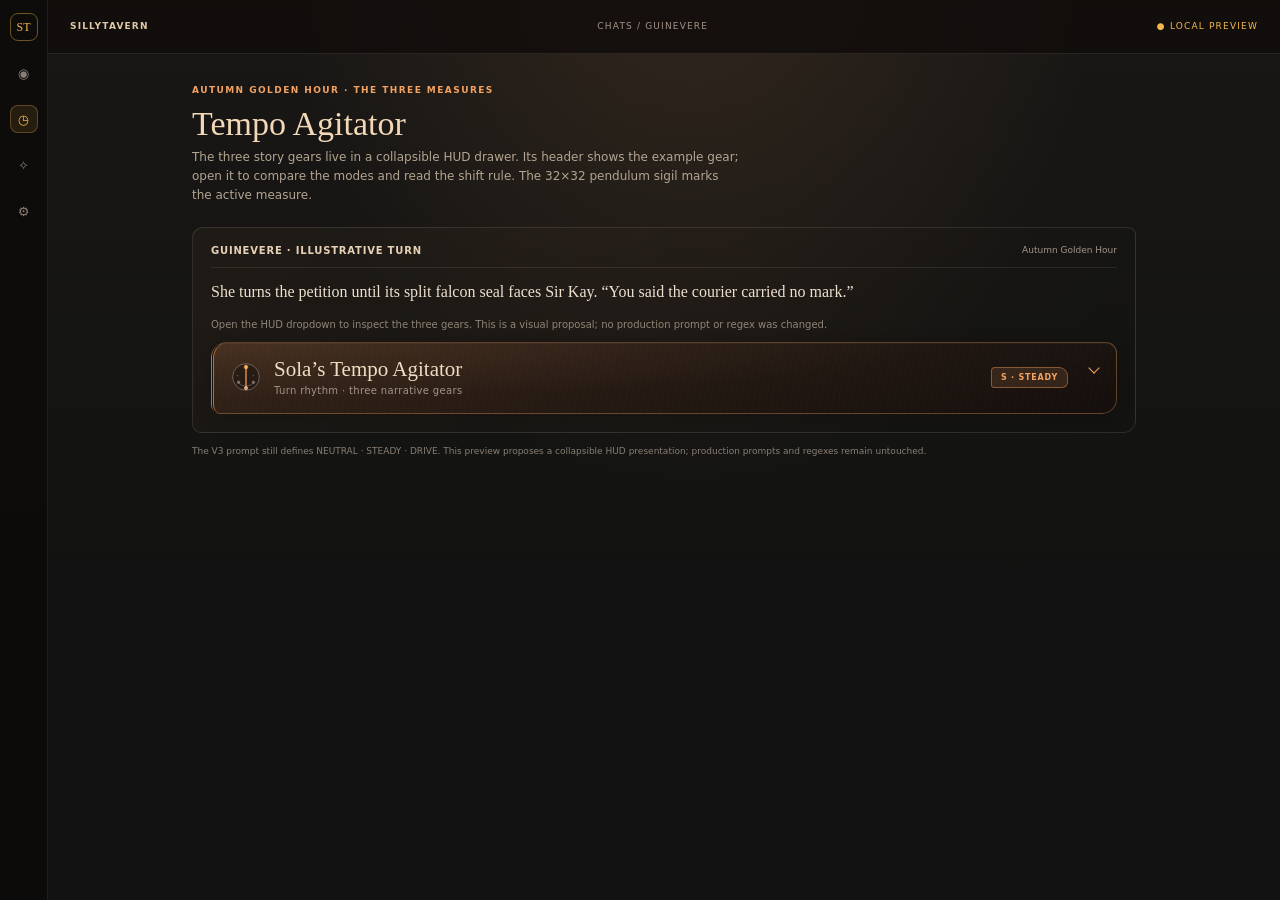
<file: previews/tempo-agitator-preview.html>
<!doctype html>
<html lang="en">
<head>
  <meta charset="utf-8">
  <meta name="viewport" content="width=device-width, initial-scale=1">
  <meta name="color-scheme" content="dark">
  <title>Sola’s Tempo Agitator — Tracker Preview</title>
  <style>
    :root {
      color-scheme: dark;
      --bg: #141516;
      --surface: #1a1310;
      --muted: #a3948a;
      --ivory: #f0dcc4;
      --gold: #f3b74b;
      --amber: #f4a261;
      --neutral: #bac3c7;
      --steady: #f4a261;
      --drive: #ee6c4d;
      --border: rgba(163, 148, 138, .24);
    }
    * { box-sizing: border-box; }
    html { min-width: 320px; background: var(--bg); }
    body {
      margin: 0;
      min-height: 100vh;
      color: var(--ivory);
      background: radial-gradient(ellipse at 54% -10%, rgba(244, 162, 97, .12), transparent 42%), linear-gradient(180deg, #191715, #111211 75%);
      font: 14px/1.55 Georgia, "Times New Roman", serif;
    }
    .app { display: grid; grid-template-columns: 48px minmax(0, 1fr); min-height: 100vh; }
    .rail { display: flex; flex-direction: column; align-items: center; gap: 18px; padding: 13px 6px; border-right: 1px solid rgba(163, 148, 138, .14); background: rgba(10, 9, 8, .72); color: var(--muted); }
    .rail-mark, .rail-dot { display: grid; place-items: center; width: 28px; height: 28px; border-radius: 8px; }
    .rail-mark { border: 1px solid rgba(243, 183, 75, .42); color: var(--gold); font: 12px/1 Georgia, serif; }
    .rail-dot { color: #897e73; font: 13px/1 ui-sans-serif, system-ui, sans-serif; }
    .rail-dot.active { border: 1px solid rgba(243, 183, 75, .28); background: rgba(243, 183, 75, .1); color: var(--gold); }
    .main { min-width: 0; }
    .topbar { display: flex; align-items: center; justify-content: space-between; gap: 12px; min-height: 54px; padding: 0 22px; border-bottom: 1px solid rgba(163, 148, 138, .16); background: rgba(15, 12, 10, .8); color: var(--muted); font: 9px/1.4 ui-sans-serif, system-ui, sans-serif; letter-spacing: .13em; text-transform: uppercase; }
    .topbar-brand { color: #e0c9a6; font-weight: 700; }
    .topbar-state { color: var(--gold); }
    .page { width: min(100%, 1000px); margin: 0 auto; padding: 30px 28px 72px; }
    .page-kicker { color: var(--amber); font: 700 9px/1.4 ui-sans-serif, system-ui, sans-serif; letter-spacing: .16em; text-transform: uppercase; }
    h1 { margin: 7px 0 5px; color: #f2d8b6; font: 400 clamp(25px, 4vw, 34px)/1.16 Georgia, "Times New Roman", serif; }
    .page-intro { max-width: 72ch; margin: 0; color: #b3a592; font: 12px/1.6 ui-sans-serif, system-ui, sans-serif; }
    .chat-frame { margin-top: 21px; padding: 16px 18px 18px; border: 1px solid rgba(163, 148, 138, .2); border-radius: 11px 8px 13px 9px; background: linear-gradient(135deg, rgba(244, 162, 97, .045), rgba(18, 18, 17, .44)); }
    .chat-heading { display: flex; align-items: center; justify-content: space-between; flex-wrap: wrap; gap: 8px; margin-bottom: 10px; padding-bottom: 9px; border-bottom: 1px solid rgba(163, 148, 138, .16); }
    .chat-heading strong { color: #e7d2b7; font: 600 10px/1.4 ui-sans-serif, system-ui, sans-serif; letter-spacing: .08em; text-transform: uppercase; }
    .chat-heading span { color: var(--muted); font: 9px/1.4 ui-sans-serif, system-ui, sans-serif; }
    .chat-line { margin: 0; color: #ede0cf; font-size: 16px; line-height: 1.7; }
    .preview-hint { margin: 12px 0 8px; color: #8f8478; font: 10px/1.5 ui-sans-serif, system-ui, sans-serif; }
    .tempo-card { --state: var(--steady); --shadowWidth: 0 !important; margin-top: 10px; overflow: hidden; border: 1px solid rgba(244, 162, 97, .34); border-left: 3px double rgba(244, 162, 97, .68); border-radius: 16px 11px 15px 9px; background: radial-gradient(ellipse at 4% 0, rgba(244, 162, 97, .09), transparent 56%), repeating-linear-gradient(101deg, rgba(240, 220, 196, .014) 0 1px, transparent 1px 6px), linear-gradient(#1a1310, #120d0b); box-shadow: 0 4px 15px rgba(18, 13, 11, .3), inset 0 1px 0 rgba(240, 220, 196, .05); transition: border-color .3s ease, box-shadow .3s ease; }
    .tempo-card[open] { border-color: rgba(244, 162, 97, .65); box-shadow: 0 8px 24px rgba(20, 12, 8, .5), 0 0 17px rgba(244, 162, 97, .1); }
    .tempo-card > summary { position: relative; display: flex; align-items: center; flex-wrap: wrap; gap: 9px 12px; min-width: 0; padding: 14px 48px 15px 16px; background: linear-gradient(98deg, rgba(244, 162, 97, .13), rgba(26, 19, 16, .22)); color: var(--amber); cursor: pointer; list-style: none; user-select: none; }
    .tempo-card > summary::-webkit-details-marker { display: none; }
    .tempo-card > summary::marker { content: ""; }
    .tempo-card > summary:focus-visible { outline: 2px solid var(--amber); outline-offset: -4px; }
    .tempo-mark { display: block; flex: 0 0 32px; width: 32px; height: 32px; overflow: visible; }
    .tempo-mark .rim { fill: rgba(26, 19, 16, .58); stroke: rgba(163, 148, 138, .68); stroke-width: .8; }
    .tempo-mark .swing-arc { fill: none; stroke: rgba(163, 148, 138, .56); stroke-width: .8; stroke-linecap: round; }
    .tempo-mark .arm { stroke: var(--state); stroke-width: 1.25; stroke-linecap: round; }
    .tempo-mark .pivot { fill: var(--gold); stroke: var(--amber); stroke-width: .65; }
    .tempo-mark .rest-node { fill: #6e645c; stroke: #a3948a; stroke-width: .55; }
    .tempo-mark .active-node { fill: var(--state); stroke: #f0dcc4; stroke-width: .55; }
    .tempo-mark .dial-mark { stroke: rgba(163, 148, 138, .75); stroke-width: .65; stroke-linecap: round; }
    .tempo-title { display: grid; flex: 1 1 14rem; min-width: 0; gap: 2px; }
    .tempo-title strong { color: var(--ivory); font: 400 21px/1.2 Georgia, "Times New Roman", serif; }
    .tempo-title small { color: var(--muted); font: 10px/1.4 ui-sans-serif, system-ui, sans-serif; letter-spacing: .035em; }
    .tempo-badge { flex: 0 0 auto; padding: 4px 9px; border: 1px solid rgba(244, 162, 97, .42); border-radius: 4px 9px 6px 3px; background: rgba(244, 162, 97, .13); color: #f4a261; font: 700 8px/1.4 ui-sans-serif, system-ui, sans-serif; letter-spacing: .1em; }
    .chevron { position: absolute; top: 21px; right: 18px; width: 8px; height: 8px; border-right: 1px solid currentColor; border-bottom: 1px solid currentColor; transform: rotate(45deg); transition: transform .25s ease; }
    .tempo-card[open] .chevron { transform: rotate(225deg); }
    .tempo-body { display: grid; gap: 12px; padding: 13px 16px 17px; border-top: 1px dashed rgba(163, 148, 138, .26); }
    .sample-note { justify-self: start; max-width: 100%; padding: 4px 8px; border: 1px solid rgba(243, 183, 75, .28); border-radius: 999px; color: #f2d39b; font: 8px/1.4 ui-sans-serif, system-ui, sans-serif; letter-spacing: .1em; text-transform: uppercase; }
    .gear-grid { display: grid; grid-template-columns: repeat(3, minmax(0, 1fr)); gap: 9px; }
    .gear-card { --mode: var(--neutral); min-width: 0; padding: 12px 13px; border: 1px solid rgba(163, 148, 138, .18); border-left: 3px solid color-mix(in srgb, var(--mode) 70%, transparent); border-radius: 6px 9px 7px 5px; background: rgba(18, 13, 11, .54); }
    .gear-card.neutral { --mode: var(--neutral); }
    .gear-card.steady { --mode: var(--steady); }
    .gear-card.drive { --mode: var(--drive); }
    .gear-card.active { border-color: color-mix(in srgb, var(--mode) 45%, rgba(163, 148, 138, .2)); border-left-width: 4px; background: linear-gradient(110deg, color-mix(in srgb, var(--mode) 10%, rgba(18, 13, 11, .8)), rgba(18, 13, 11, .52)); box-shadow: inset 0 1px 0 rgba(240, 220, 196, .035); }
    .gear-heading { display: flex; align-items: center; gap: 7px; margin-bottom: 6px; color: var(--mode); font: 700 9px/1.35 ui-sans-serif, system-ui, sans-serif; letter-spacing: .1em; text-transform: uppercase; }
    .gear-seal { display: grid; place-items: center; flex: 0 0 20px; width: 20px; height: 20px; border: 1px solid color-mix(in srgb, var(--mode) 48%, transparent); border-radius: 50%; color: var(--mode); font: 700 8px/1 ui-sans-serif, system-ui, sans-serif; }
    .gear-heading small { margin-left: auto; color: #a3948a; font-size: 7px; letter-spacing: .08em; }
    .gear-card p { margin: 0; color: #e8d6be; font: 11px/1.5 ui-sans-serif, system-ui, sans-serif; overflow-wrap: anywhere; }
    .tempo-rule { position: relative; padding: 12px 14px; border: 1px solid rgba(244, 162, 97, .28); border-left: 3px solid var(--coral); border-radius: 4px 10px 7px 3px; background: repeating-linear-gradient(97deg, rgba(26, 19, 16, .025) 0 1px, transparent 1px 6px), linear-gradient(112deg, #f0dcc4, #fdf6f0); color: #1a1310; }
    .tempo-rule-label { display: block; margin-bottom: 4px; color: #8f3f2e; font: 700 8px/1.4 ui-sans-serif, system-ui, sans-serif; letter-spacing: .1em; text-transform: uppercase; }
    .tempo-rule p { margin: 0; color: #1a1310; font: 550 12px/1.5 Georgia, "Times New Roman", serif; }
    .tempo-rule small { display: block; margin-top: 5px; color: #624b3e; font: 9px/1.45 ui-sans-serif, system-ui, sans-serif; }
    .page-foot { margin: 12px 0 0; color: #897e73; font: 9px/1.5 ui-sans-serif, system-ui, sans-serif; }
    .tempo-card[open] .tempo-body { animation: reveal .4s cubic-bezier(.16, 1, .3, 1); }
    @keyframes reveal { from { opacity: 0; transform: translateY(-6px); } to { opacity: 1; transform: translateY(0); } }
    @media (max-width: 700px) {
      .app { grid-template-columns: minmax(0, 1fr); }
      .rail { display: none; }
      .page { padding: 24px 15px 48px; }
      .chat-frame { padding: 13px 11px 14px; }
      .tempo-card > summary { gap: 8px; padding: 12px 40px 13px 11px; }
      .tempo-title strong { font-size: 18px; }
      .tempo-badge { padding: 4px 7px; font-size: 7px; }
      .tempo-body { padding: 11px 10px 14px; }
    }
    @media (max-width: 540px) { .gear-grid { grid-template-columns: minmax(0, 1fr); } }
    @media (max-width: 380px) { .tempo-title small { max-width: 25ch; } .gear-heading small { font-size: 6px; } }
    @media (prefers-reduced-motion: reduce) { .tempo-card, .chevron, .tempo-card[open] .tempo-body { transition: none; animation: none; } }
  </style>
</head>
<body>
  <div class="app">
    <aside class="rail" aria-label="SillyTavern navigation">
      <span class="rail-mark">ST</span>
      <span class="rail-dot">◉</span>
      <span class="rail-dot active">◷</span>
      <span class="rail-dot">✧</span>
      <span class="rail-dot">⚙</span>
    </aside>
    <main class="main">
      <header class="topbar">
        <span class="topbar-brand">SillyTavern</span>
        <span>Chats / Guinevere</span>
        <span class="topbar-state">● Local preview</span>
      </header>
      <section class="page">
        <div class="page-kicker">Autumn Golden Hour · the three measures</div>
        <h1>Tempo Agitator</h1>
        <p class="page-intro">The three story gears live in a collapsible HUD drawer. Its header shows the example gear; open it to compare the modes and read the shift rule. The 32×32 pendulum sigil marks the active measure.</p>
        <article class="chat-frame">
          <header class="chat-heading"><strong>Guinevere · illustrative turn</strong><span>Autumn Golden Hour</span></header>
          <p class="chat-line">She turns the petition until its split falcon seal faces Sir Kay. “You said the courier carried no mark.”</p>
          <p class="preview-hint">Open the HUD dropdown to inspect the three gears. This is a visual proposal; no production prompt or regex was changed.</p>
          <details class="tempo-card">
            <summary>
              <svg class="tempo-mark" viewBox="0 0 32 32" aria-hidden="true">
                <circle class="rim" cx="16" cy="16" r="13.3"/>
                <path class="swing-arc" d="M7.8 21.5Q16 29.3 24.2 21.5"/>
                <path class="dial-mark" d="M7 14.5l1.1.3m15.8-.3-1.1.3M16 3.8v1.5"/>
                <path class="arm" d="M16 6.2v20.9"/>
                <circle class="pivot" cx="16" cy="6.1" r="1.8"/>
                <circle class="rest-node" cx="8.6" cy="21.3" r="1.25"/>
                <circle class="active-node" cx="16" cy="27.1" r="1.65"/>
                <circle class="rest-node" cx="23.4" cy="21.3" r="1.25"/>
              </svg>
              <span class="tempo-title"><strong>Sola’s Tempo Agitator</strong><small>Turn rhythm · three narrative gears</small></span>
              <span class="tempo-badge">S · STEADY</span>
              <span class="chevron" aria-hidden="true"></span>
            </summary>
            <div class="tempo-body">
              <span class="sample-note">Illustrative value · this reply uses Steady</span>
              <div class="gear-grid">
                <section class="gear-card neutral">
                  <div class="gear-heading"><span class="gear-seal">N</span>Neutral<small>HOLD</small></div>
                  <p>Hold plot and resolution; change one concrete room detail. Tends short.</p>
                </section>
                <section class="gear-card steady active" aria-current="true">
                  <div class="gear-heading"><span class="gear-seal">S</span>Steady<small>ACTIVE EXAMPLE</small></div>
                  <p>Advance one or two beats without forcing a turning point.</p>
                </section>
                <section class="gear-card drive">
                  <div class="gear-heading"><span class="gear-seal">D</span>Drive<small>PUSH</small></div>
                  <p>Escalate the scene; may use more of the available word ceiling.</p>
                </section>
              </div>
              <section class="tempo-rule">
                <span class="tempo-rule-label">Shift by recent history</span>
                <p>After two quiet or NEUTRAL turns, step up one gear. After a peak beat, step down one gear.</p>
                <small>NEUTRAL suppresses plot, not user agency; direct actions and questions still receive full answers.</small>
              </section>
            </div>
          </details>
        </article>
        <p class="page-foot">The V3 prompt still defines NEUTRAL · STEADY · DRIVE. This preview proposes a collapsible HUD presentation; production prompts and regexes remain untouched.</p>
      </section>
    </main>
  </div>
</body>
</html>
</file>
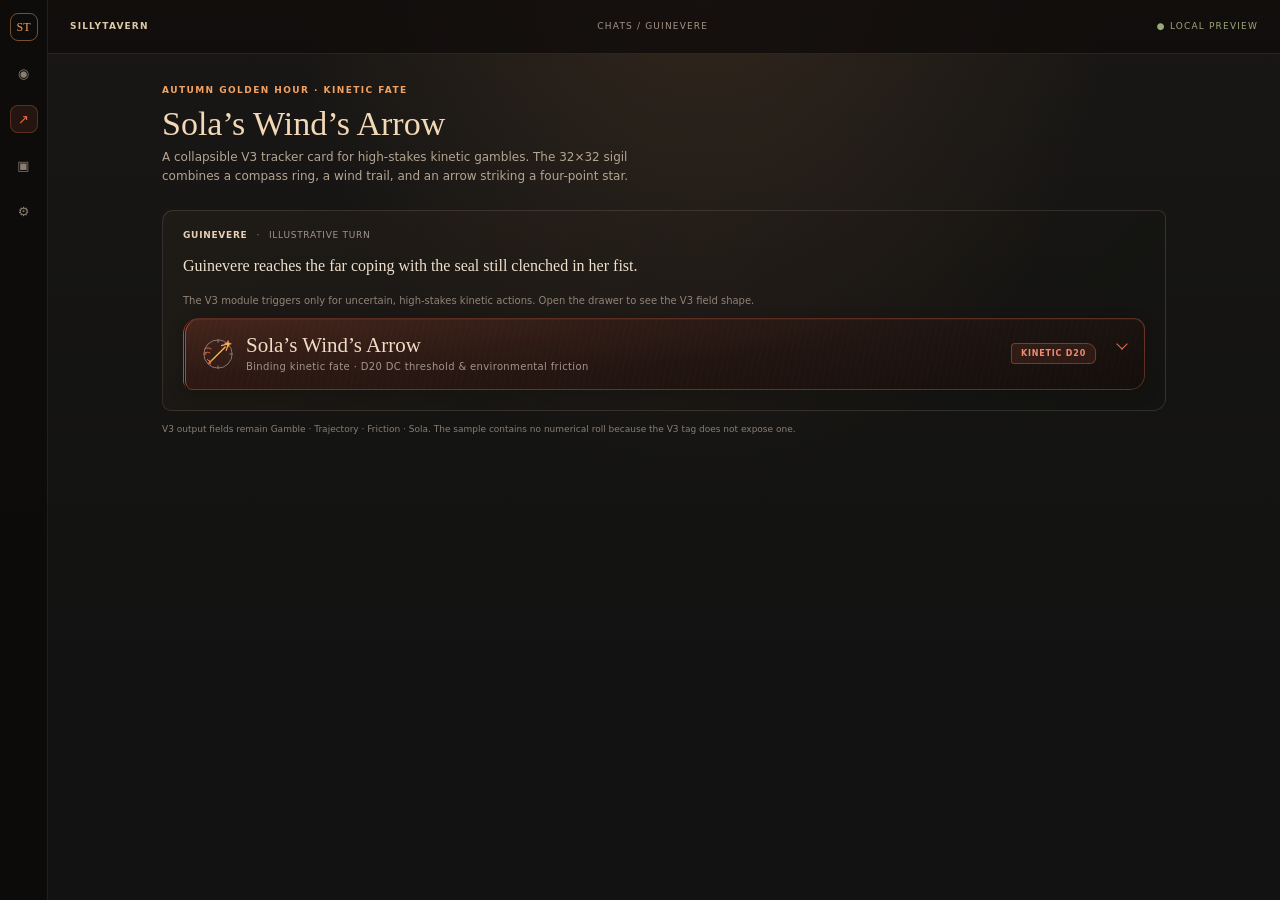
<file: previews/winds-arrow-preview.html>
<!doctype html>
<html lang="en">
<head>
  <meta charset="utf-8">
  <meta name="viewport" content="width=device-width, initial-scale=1">
  <meta name="color-scheme" content="dark">
  <title>Sola’s Wind’s Arrow — Tracker Preview</title>
  <style>
    :root {
      color-scheme: dark;
      --bg: #141516;
      --surface: #1a1310;
      --panel: #211e1a;
      --border: rgba(163, 148, 138, .28);
      --muted: #a3948a;
      --ivory: #f0dcc4;
      --gold: #f3b74b;
      --amber: #f4a261;
      --cider: #e9a036;
      --coral: #ee6c4d;
      --sage: #9aa87a;
    }
    * { box-sizing: border-box; }
    html { min-width: 320px; background: var(--bg); }
    body {
      margin: 0;
      min-height: 100vh;
      color: var(--ivory);
      background: radial-gradient(ellipse at 55% -10%, rgba(244, 162, 97, .12), transparent 42%), linear-gradient(180deg, #191715, #111211 75%);
      font: 14px/1.55 Georgia, "Times New Roman", serif;
    }
    .app { display: grid; grid-template-columns: 48px minmax(0, 1fr); min-height: 100vh; }
    .rail { display: flex; flex-direction: column; align-items: center; gap: 18px; padding: 13px 6px; border-right: 1px solid rgba(163, 148, 138, .14); background: rgba(10, 9, 8, .72); color: #a3948a; }
    .rail-mark, .rail-dot { display: grid; place-items: center; width: 28px; height: 28px; border-radius: 8px; }
    .rail-mark { border: 1px solid rgba(244, 162, 97, .45); color: var(--amber); font: 12px/1 Georgia, serif; }
    .rail-dot { color: #897e73; font: 13px/1 ui-sans-serif, system-ui, sans-serif; }
    .rail-dot.active { border: 1px solid rgba(238, 108, 77, .28); background: rgba(238, 108, 77, .1); color: var(--coral); }
    .main { min-width: 0; }
    .topbar { display: flex; align-items: center; justify-content: space-between; gap: 12px; min-height: 54px; padding: 0 22px; border-bottom: 1px solid rgba(163, 148, 138, .16); background: rgba(15, 12, 10, .8); color: var(--muted); font: 9px/1.4 ui-sans-serif, system-ui, sans-serif; letter-spacing: .13em; text-transform: uppercase; }
    .topbar-brand { color: #e0c9a6; font-weight: 700; }
    .topbar-state { color: var(--sage); }
    .page { width: min(100%, 1060px); margin: 0 auto; padding: 30px 28px 72px; }
    .page-kicker { color: var(--amber); font: 700 9px/1.4 ui-sans-serif, system-ui, sans-serif; letter-spacing: .16em; text-transform: uppercase; }
    h1 { margin: 7px 0 5px; color: #f2d8b6; font: 400 clamp(25px, 4vw, 34px)/1.16 Georgia, "Times New Roman", serif; }
    .page-intro { max-width: 68ch; margin: 0; color: #b3a592; font: 12px/1.55 ui-sans-serif, system-ui, sans-serif; }
    .chat-card { margin-top: 25px; padding: 18px 20px 20px; border: 1px solid rgba(163, 148, 138, .2); border-radius: 11px 8px 13px 9px; background: linear-gradient(135deg, rgba(244, 162, 97, .045), rgba(18, 18, 17, .44)); }
    .chat-meta { display: flex; align-items: center; gap: 9px; margin-bottom: 10px; color: var(--muted); font: 9px/1.4 ui-sans-serif, system-ui, sans-serif; letter-spacing: .08em; text-transform: uppercase; }
    .chat-meta strong { color: #e7d2b7; font-weight: 650; }
    .chat-line { margin: 0; color: #ede0cf; font-size: 16px; line-height: 1.7; }
    .preview-hint { margin: 14px 0 8px; color: #8f8478; font: 10px/1.5 ui-sans-serif, system-ui, sans-serif; }

    .arrow-card { --shadowWidth: 0 !important; margin-top: 10px; overflow: hidden; border: 1px solid rgba(238, 108, 77, .34); border-left: 3px double rgba(238, 108, 77, .68); border-radius: 16px 11px 15px 9px; background: radial-gradient(ellipse at 4% 0, rgba(238, 108, 77, .09), transparent 55%), repeating-linear-gradient(101deg, rgba(240, 220, 196, .014) 0 1px, transparent 1px 6px), linear-gradient(#1a1310, #120d0b); box-shadow: 0 4px 15px rgba(18, 13, 11, .3), inset 0 1px 0 rgba(240, 220, 196, .05); transition: border-color .3s ease, box-shadow .3s ease; }
    .arrow-card[open] { border-color: rgba(238, 108, 77, .62); box-shadow: 0 8px 24px rgba(20, 12, 8, .5), 0 0 17px rgba(238, 108, 77, .1); }
    .arrow-card > summary { position: relative; display: flex; align-items: center; gap: 12px; min-width: 0; padding: 14px 48px 15px 16px; background: linear-gradient(98deg, rgba(238, 108, 77, .12), rgba(26, 19, 16, .22)); color: var(--coral); cursor: pointer; list-style: none; user-select: none; }
    .arrow-card > summary::-webkit-details-marker { display: none; }
    .arrow-card > summary::marker { content: ""; }
    .arrow-card > summary:focus-visible { outline: 2px solid var(--coral); outline-offset: -4px; }
    .arrow-mark { flex: 0 0 32px; width: 32px; height: 32px; overflow: visible; }
    .arrow-title { display: grid; flex: 1 1 14rem; min-width: 0; gap: 2px; }
    .arrow-title strong { color: #f0dcc4; font: 400 21px/1.2 Georgia, "Times New Roman", serif; }
    .arrow-title small { color: var(--muted); font: 10px/1.4 ui-sans-serif, system-ui, sans-serif; letter-spacing: .035em; }
    .arrow-badge { flex: 0 0 auto; padding: 4px 9px; border: 1px solid rgba(238, 108, 77, .38); border-radius: 4px 9px 6px 3px; background: rgba(238, 108, 77, .1); color: #f08b70; font: 700 8px/1.4 ui-sans-serif, system-ui, sans-serif; letter-spacing: .1em; }
    .arrow-chevron { position: absolute; top: 21px; right: 18px; width: 8px; height: 8px; border-right: 1px solid currentColor; border-bottom: 1px solid currentColor; transform: rotate(45deg); transition: transform .25s ease; }
    .arrow-card[open] .arrow-chevron { transform: rotate(225deg); }
    .arrow-content { display: grid; gap: 12px; padding: 13px 16px 17px; border-top: 1px dashed rgba(163, 148, 138, .26); }
    .sample-note { justify-self: start; max-width: 100%; padding: 4px 8px; border: 1px solid rgba(133, 146, 230, .3); border-radius: 999px; color: #aeb8ff; font: 8px/1.4 ui-sans-serif, system-ui, sans-serif; letter-spacing: .1em; text-transform: uppercase; }
    .trajectory-banner { display: flex; align-items: center; gap: 12px; min-width: 0; padding: 13px 15px; border-radius: 8px 5px 9px 6px; box-shadow: inset 0 1px 0 rgba(255, 255, 255, .045), 0 3px 12px rgba(0, 0, 0, .2); }
    .trajectory-banner[data-trajectory="Grazing Shot"] { border: 1px solid rgba(243, 183, 75, .45); border-left: 4px solid var(--gold); background: radial-gradient(circle at 100% 50%, rgba(243, 183, 75, .17), transparent 58%), linear-gradient(105deg, rgba(26, 19, 16, .94), rgba(243, 183, 75, .1)); }
    .trajectory-sigil { display: grid; place-items: center; flex: 0 0 38px; width: 38px; height: 38px; border: 1px solid rgba(243, 183, 75, .42); border-radius: 50%; color: var(--gold); }
    .trajectory-sigil svg { width: 22px; height: 22px; fill: none; stroke: currentColor; stroke-width: 1.3; stroke-linecap: round; stroke-linejoin: round; }
    .trajectory-copy { display: grid; min-width: 0; gap: 1px; }
    .trajectory-label { color: #c7a55c; font: 700 8px/1.35 ui-sans-serif, system-ui, sans-serif; letter-spacing: .14em; text-transform: uppercase; }
    .trajectory-copy strong { color: #f3c867; font: 400 19px/1.25 Georgia, "Times New Roman", serif; }
    .trajectory-copy small { color: #b7a88f; font: 10px/1.4 ui-sans-serif, system-ui, sans-serif; }
    .field-grid { display: grid; grid-template-columns: repeat(2, minmax(0, 1fr)); gap: 9px; }
    .field-card { min-width: 0; padding: 11px 12px; border: 1px solid rgba(163, 148, 138, .17); border-left: 2px solid var(--amber); border-radius: 4px 8px 6px 4px; background: rgba(18, 18, 17, .47); }
    .field-card.friction { border-left-color: var(--coral); }
    .field-label { display: block; margin-bottom: 5px; color: var(--amber); font: 700 8px/1.35 ui-sans-serif, system-ui, sans-serif; letter-spacing: .12em; text-transform: uppercase; }
    .field-card p { margin: 0; color: #e8d6be; font: 12px/1.55 ui-sans-serif, system-ui, sans-serif; overflow-wrap: anywhere; }
    .sola-note { display: grid; grid-template-columns: 22px minmax(0, 1fr); gap: 10px; align-items: start; margin: 0; padding: 11px 13px; border: 1px solid rgba(244, 162, 97, .34); border-left: 3px solid var(--coral); border-radius: 4px 10px 7px 3px; background: repeating-linear-gradient(97deg, rgba(26, 19, 16, .025) 0 1px, transparent 1px 6px), linear-gradient(112deg, #f0dcc4, #fdf6f0); color: #1a1310; }
    .note-star { display: grid; place-items: center; width: 21px; height: 21px; border: 1px solid rgba(143, 63, 46, .5); border-radius: 50%; color: #8f3f2e; font: 12px/1 Georgia, serif; }
    .sola-note .field-label { margin-bottom: 2px; color: #8f3f2e; }
    .sola-note p { margin: 0; color: #1a1310; font: italic 550 13px/1.5 Georgia, "Times New Roman", serif; text-shadow: 0 1px 2px rgba(0, 0, 0, .55); }
    .page-foot { margin: 12px 0 0; color: #897e73; font: 9px/1.5 ui-sans-serif, system-ui, sans-serif; }
    .arrow-card[open] .arrow-content { animation: reveal .4s cubic-bezier(.16, 1, .3, 1); }
    @keyframes reveal { from { opacity: 0; transform: translateY(-6px); } to { opacity: 1; transform: translateY(0); } }
    @media (max-width: 700px) {
      .app { grid-template-columns: minmax(0, 1fr); }
      .rail { display: none; }
      .page { padding: 24px 15px 48px; }
      .chat-card { padding: 14px 12px 15px; }
      .arrow-card > summary { gap: 8px; padding: 12px 40px 13px 11px; }
      .arrow-title strong { font-size: 18px; }
      .arrow-badge { padding: 4px 7px; font-size: 7px; }
      .arrow-content { padding: 11px 10px 14px; }
      .field-grid { grid-template-columns: minmax(0, 1fr); }
    }
    @media (max-width: 380px) { .arrow-title small { max-width: 25ch; } }
    @media (prefers-reduced-motion: reduce) { .arrow-card, .arrow-chevron, .arrow-card[open] .arrow-content { transition: none; animation: none; } }
  </style>
</head>
<body>
  <div class="app">
    <aside class="rail" aria-label="SillyTavern navigation">
      <span class="rail-mark">ST</span>
      <span class="rail-dot">◉</span>
      <span class="rail-dot active">↗</span>
      <span class="rail-dot">▣</span>
      <span class="rail-dot">⚙</span>
    </aside>
    <main class="main">
      <header class="topbar">
        <span class="topbar-brand">SillyTavern</span>
        <span>Chats / Guinevere</span>
        <span class="topbar-state">● Local preview</span>
      </header>
      <section class="page">
        <div class="page-kicker">Autumn Golden Hour · kinetic fate</div>
        <h1>Sola’s Wind’s Arrow</h1>
        <p class="page-intro">A collapsible V3 tracker card for high-stakes kinetic gambles. The 32×32 sigil combines a compass ring, a wind trail, and an arrow striking a four-point star.</p>
        <article class="chat-card">
          <div class="chat-meta"><strong>Guinevere</strong><span>·</span><span>illustrative turn</span></div>
          <p class="chat-line">Guinevere reaches the far coping with the seal still clenched in her fist.</p>
          <p class="preview-hint">The V3 module triggers only for uncertain, high-stakes kinetic actions. Open the drawer to see the V3 field shape.</p>
          <details class="arrow-card">
            <summary>
              <svg class="arrow-mark" viewBox="0 0 32 32" aria-hidden="true">
                <circle cx="16" cy="16" r="14.1" fill="none" stroke="var(--muted)" stroke-width=".75"/>
                <path d="M16 1.9v2.4m0 23.4v2.4M1.9 16h2.4m23.4 0h2.4" fill="none" stroke="var(--muted)" stroke-width=".8" stroke-linecap="round"/>
                <path d="M3.2 10.7c2.1-1.1 4.1-1 5.8.2M2.9 14.7c1.7-.7 3.3-.6 4.8.2" fill="none" stroke="var(--coral)" stroke-width=".9" stroke-linecap="round"/>
                <path d="m7.1 25 16.1-16.1" fill="none" stroke="var(--gold)" stroke-width="1.35" stroke-linecap="round"/>
                <path d="m19.5 7.6 6.8-2-2 6.8" fill="none" stroke="var(--amber)" stroke-width="1.25" stroke-linecap="round" stroke-linejoin="round"/>
                <path d="m8 24.1-2.7-2.7m4.2 1.2-2.6 2.8m.4-3.1 1.2 3.8" fill="none" stroke="var(--coral)" stroke-width=".95" stroke-linecap="round"/>
                <path d="m26 2.4.9 2.5 2.5.9-2.5.9-.9 2.5-.9-2.5-2.5-.9 2.5-.9z" fill="var(--gold)" stroke="var(--amber)" stroke-width=".55" stroke-linejoin="round"/>
              </svg>
              <span class="arrow-title"><strong>Sola’s Wind’s Arrow</strong><small>Binding kinetic fate · D20 DC threshold &amp; environmental friction</small></span>
              <span class="arrow-badge">KINETIC D20</span>
              <span class="arrow-chevron" aria-hidden="true"></span>
            </summary>
            <div class="arrow-content">
              <span class="sample-note">Illustrative values · V3 fields · no roll value added</span>
              <div class="trajectory-banner" data-trajectory="Grazing Shot">
                <span class="trajectory-sigil" aria-hidden="true"><svg viewBox="0 0 24 24"><path d="M12 2.5c1.5 6.1 3.4 8 9.5 9.5-6.1 1.5-8 3.4-9.5 9.5-1.5-6.1-3.4-8-9.5-9.5 6.1-1.5 8-3.4 9.5-9.5z"/><circle cx="12" cy="12" r="1.2" fill="currentColor" stroke="none"/></svg></span>
                <div class="trajectory-copy"><span class="trajectory-label">Trajectory</span><strong>Grazing Shot</strong><small>Costly success · 8–14</small></div>
              </div>
              <div class="field-grid">
                <section class="field-card"><span class="field-label">Gamble</span><p>Guinevere vaults the rain-slick gap to catch the fallen seal.</p></section>
                <section class="field-card friction"><span class="field-label">Friction</span><p>Her boot skids on the far coping; she catches herself hard against the stone.</p></section>
              </div>
              <blockquote class="sola-note"><span class="note-star" aria-hidden="true">✧</span><div><span class="field-label">Sola</span><p>The wind grants no clean landings.</p></div></blockquote>
            </div>
          </details>
        </article>
        <p class="page-foot">V3 output fields remain Gamble · Trajectory · Friction · Sola. The sample contains no numerical roll because the V3 tag does not expose one.</p>
      </section>
    </main>
  </div>
</body>
</html>
</file>
